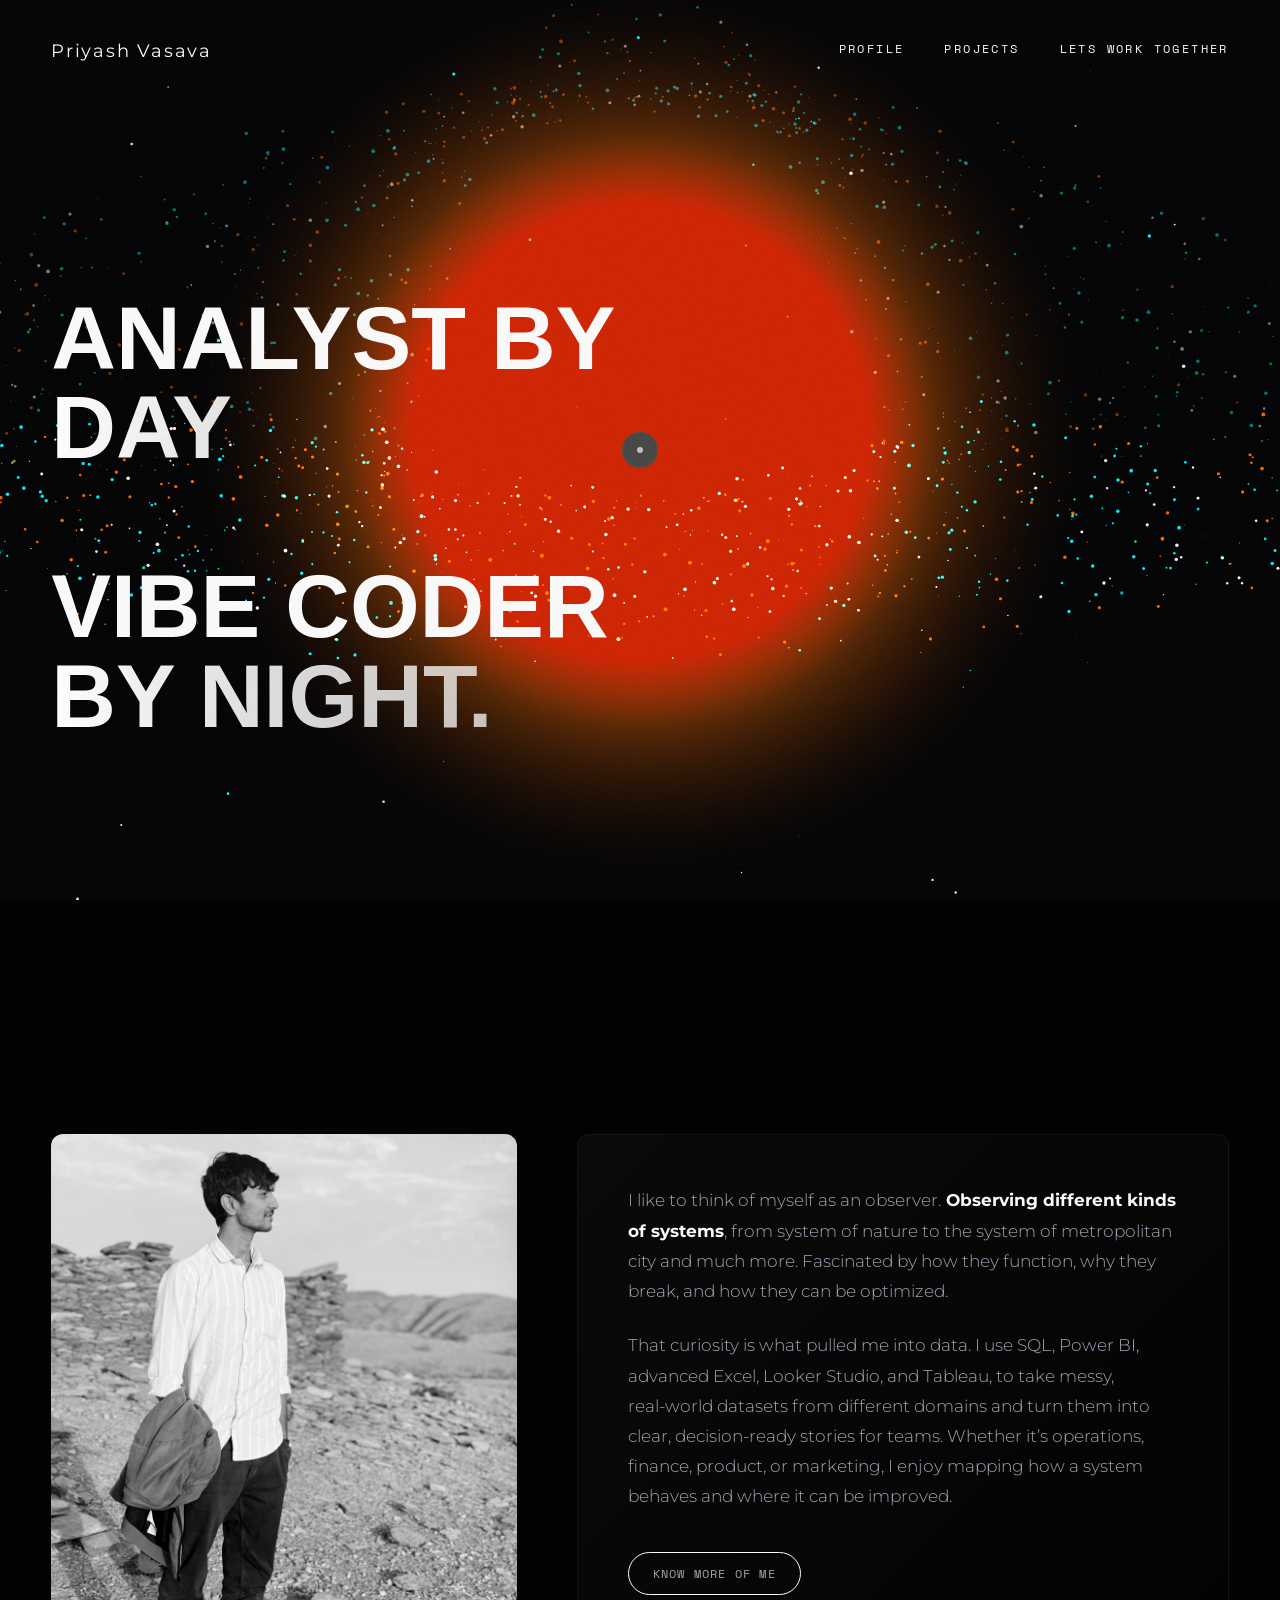
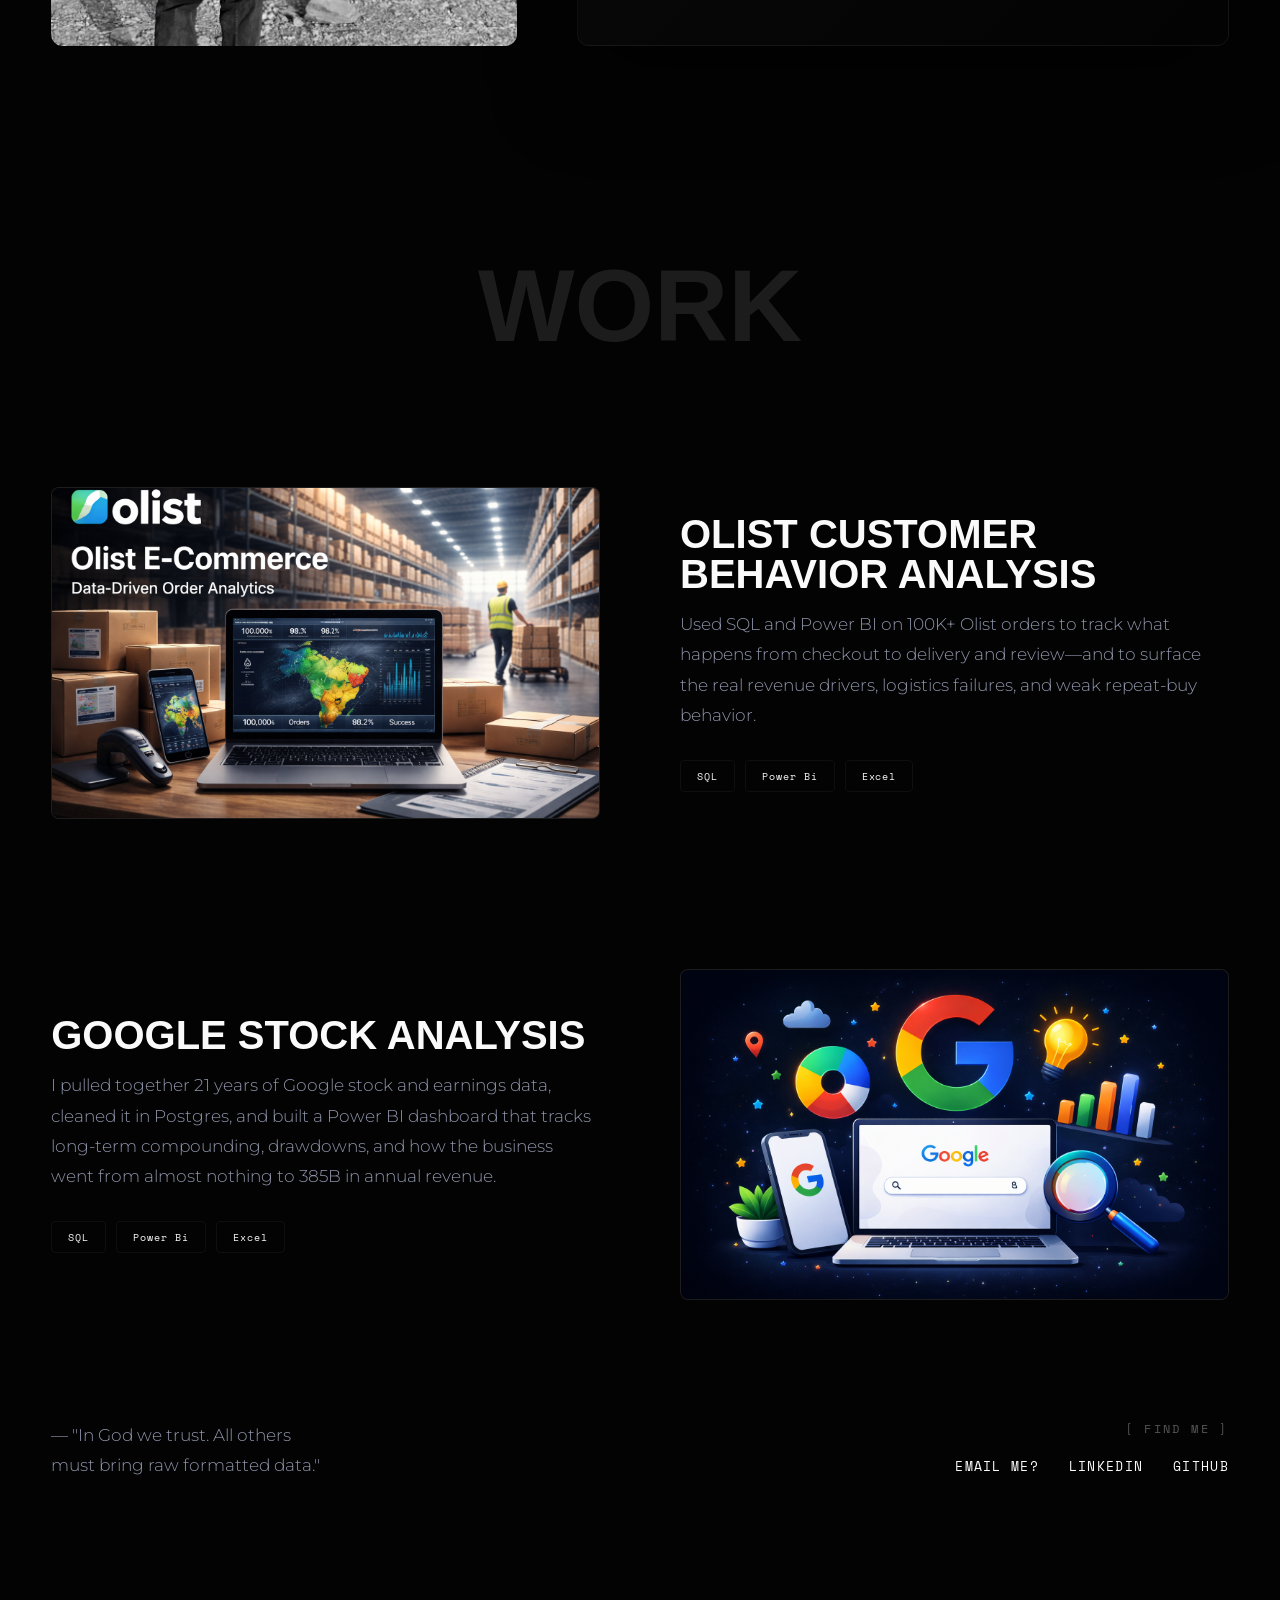
<file: index.html>
<!DOCTYPE html>
<html lang="en">
<head>
    <meta charset="UTF-8">
    <meta name="viewport" content="width=device-width, initial-scale=1.0">
    <title>Priyash Vasava | Deep Data Architect</title>
    
    <!-- Premium Font Stack -->
    <link rel="preconnect" href="https://fonts.googleapis.com">
    <link rel="preconnect" href="https://fonts.gstatic.com" crossorigin>
    <link href="https://fonts.googleapis.com/css2?family=Space+Mono:ital,wght@0,400;0,700;1,400&family=Montserrat:wght@200;400;700;900&family=Syncopate:wght@400;700&display=swap" rel="stylesheet">
    
    <style>
        /* =========================================================
           1. MODERN AWADOCORE SETUP
           ========================================================= */
        :root {
            --blk: #030304;          --wht: #FAFAFA;
            --accent1: #ff6a00;      /* Plasma Orange */
            --accent2: #00f3ff;      /* Deep Cyan */
            --glass-bg: rgba(255, 255, 255, 0.02);
            --glass-br: rgba(255, 255, 255, 0.05);
            --bez: cubic-bezier(0.16, 1, 0.3, 1);
        }
        * { box-sizing: border-box; margin: 0; padding: 0; cursor: none !important; }
        body, html { width: 100vw; overflow-x: hidden; background-color: var(--blk); color: var(--wht); font-family: 'Montserrat', sans-serif; }

        /* The Custom Cinematic Pointer */
        .cursor-dot, .cursor-ring { pointer-events: none; position: fixed; top: 0; left: 0; transform: translate(-50%, -50%); border-radius: 50%; z-index: 9999; }
        .cursor-dot { width: 6px; height: 6px; background: var(--accent2); transition: width 0.3s, height 0.3s, background 0.3s; }
        .cursor-ring { width: 36px; height: 36px; border: 1px solid var(--glass-br); transition: width 0.4s var(--bez), height 0.4s var(--bez); backdrop-filter: grayscale(100%); }
        .cursor-dot.hovered { width: 44px; height: 44px; background: rgba(0, 243, 255, 0.1); border: 1px solid var(--accent2); backdrop-filter: blur(4px); }
        .cursor-ring.hovered { width: 0; height: 0; opacity: 0; }

        /* The Physics Engine Underlying the Document */
        #singularity-engine { position: fixed; top: 0; left: 0; width: 100vw; height: 100vh; z-index: 0; pointer-events: none; overflow: hidden;}
        #gl-canvas { display: block; width: 100%; height: 100%; }

        /* Overarching noise overlay to make it look like a high-end film */
        .film-grain { position: fixed; inset: 0; pointer-events: none; z-index: 9000; opacity: 0.04; background-image: url('[data-uri]'); }

        /* Semantic Scroll Wrappers */
        .scroll-wrapper { position: relative; z-index: 10; width: 100%; display: flex; flex-direction: column; }
        .contained { max-width: 1400px; width: 100%; margin: 0 auto; padding: 0 4vw; }

        /* Typography Subsystems */
        h1, h2, h3, .sync { font-family: 'Syncopate', sans-serif; text-transform: uppercase; font-weight: 700; line-height: 1; }
        .mono { font-family: 'Space Mono', monospace; font-size: 0.75rem; letter-spacing: 0.2em; text-transform: uppercase; color: #a1a1aa; }
        p { color: #8e94a8; font-weight: 300; line-height: 1.8; font-size: 1.05rem; }

        /* =========================================================
           2. COMPONENT DEPLOYMENTS
           ========================================================= */
        
        /* Navigation HUD */
        nav { position: fixed; top: 0; width: 100%; display: flex; justify-content: space-between; padding: 40px 4vw; z-index: 100; mix-blend-mode: difference;}
        .logo { font-size: 1.1rem; letter-spacing: 0.1em; color: var(--wht); text-decoration: none; }
        .nav-ux { display: flex; gap: 40px; }
        .nav-ux a { position: relative; color: var(--wht); text-decoration: none; padding-bottom: 5px; }
        .nav-ux a::after { content: ''; position: absolute; bottom: 0; left: 0; width: 0; height: 1px; background: var(--wht); transition: width 0.4s var(--bez); }
        .nav-ux a:hover::after { width: 100%; }

        /* Epic Scale Hero */
        .hero { height: 100vh; display: flex; flex-direction: column; justify-content: center; position: relative; }
        .hero .intro { display: flex; flex-direction: column; gap: 15px; margin-top: 15vh; } /* Push downward so Black Hole sits dead center */
        .hero h1 { font-size: clamp(3rem, 7vw, 7rem); }
        .hero h1 span.pulse { display: block; background: linear-gradient(90deg, #fff, rgba(255,255,255,0.3)); -webkit-background-clip: text; color: transparent; }
        .h-hint { position: absolute; bottom: 8vh; left: 4vw; display: flex; align-items: center; gap: 15px; }
        .h-line { width: 50px; height: 1px; background: var(--accent2); }

        /* General Section Reset */
        section { min-height: 100vh; padding: 15vh 0; display: flex; flex-direction: column; justify-content: center; position: relative; }
        .sect-header { display: flex; flex-direction: column; gap: 10px; margin-bottom: 80px; }
        .sect-header h2 { font-size: clamp(2rem, 4vw, 4rem); }

        /* Awwwards Glass & Bento Bio Layout */
        .bento-bio { display: grid; grid-template-columns: 5fr 7fr; gap: 60px; align-items: stretch; }
        
        .b-glass-box {
            background: linear-gradient(135deg, rgba(255,255,255,0.03) 0%, rgba(255,255,255,0.005) 100%);
            border: 1px solid var(--glass-br); border-radius: 12px; padding: 50px;
            backdrop-filter: blur(24px); -webkit-backdrop-filter: blur(24px); box-shadow: 0 40px 80px rgba(0,0,0,0.5);
            transition: border-color 0.4s, transform 0.4s;
        }
        .b-img-holder { position: relative; height: 100%; min-height: 400px; border-radius: 12px; overflow: hidden; display: flex; align-items: flex-end; padding: 30px;}
        .b-img-holder img { position: absolute; inset: 0; width: 100%; height: 100%; object-fit: cover; filter: grayscale(1) contrast(1.1); z-index: -1; transition: filter 0.6s; }
        .b-img-holder:hover img { filter: grayscale(0) contrast(1); }
        .b-title { opacity: 0.7; }
        .bio-text p { margin-bottom: 24px; color: #a1a6b4;}
        .bio-text p strong { color: var(--wht); }

        /* Massive Cinematic Feature Archives (Offset Sticky Look) */
        .archive-grid { display: flex; flex-direction: column; gap: 150px; margin-top: 50px; }
        .feat-item { display: grid; grid-template-columns: 1fr 1fr; gap: 80px; align-items: center; }
        .feat-item:nth-child(even) { direction: rtl; } /* Quick CSS trick to flip visual order safely */
        .feat-item:nth-child(even) > * { direction: ltr; } /* Reset text reading flow locally inside the flip */

        .f-ui-frame {
            border-radius: 8px; overflow: hidden; position: relative; padding-bottom: 60%; width: 100%;
            background: #111; border: 1px solid var(--glass-br);
        }
        .f-ui-frame img { position: absolute; inset: 0; width: 100%; height: 100%; object-fit: cover; transform: scale(1.01); transition: transform 0.6s var(--bez); }
        .feat-item:hover .f-ui-frame img { transform: scale(1.05); }
        
        .f-data { display: flex; flex-direction: column; align-items: flex-start; }
        .f-stat { display: inline-block; background: var(--accent2); color: var(--blk); padding: 5px 12px; margin-bottom: 20px; font-weight: 700; border-radius: 3px; }
        .f-data h3 { font-size: 2.5rem; margin-bottom: 15px; }
        .tck-row { display: flex; gap: 10px; margin-top: 30px; }
        .tck-row span { padding: 8px 16px; border: 1px solid var(--glass-br); border-radius: 4px; font-family: 'Space Mono', sans-serif; font-size: 0.6rem; letter-spacing: 0.1em; color: var(--wht); }

        /* Smooth Cinematic View Triggers */
        .fx-fade { opacity: 0; transform: translateY(40px); transition: opacity 1s var(--bez), transform 1s var(--bez); }
        .fx-fade.trig { opacity: 1; transform: translateY(0); }

        /* Footer Console */
        footer { padding: 120px 4vw; display: flex; justify-content: space-between; align-items: flex-end; border-top: 1px solid var(--border); position: relative;}
        .ft-massive { font-size: clamp(3rem, 8vw, 8rem); font-family: 'Syncopate', sans-serif; letter-spacing: -0.02em; color: rgba(255,255,255,0.06); pointer-events:none;}
        .ft-links { display: flex; flex-direction: column; gap: 20px; align-items: flex-end;}
        .ft-link-block { display: flex; gap: 30px; }
        .ft-link-block a { text-decoration: none; color: var(--wht); font-family: 'Space Mono', monospace; font-size: 0.8rem; letter-spacing: 0.1em; text-transform: uppercase; position:relative; overflow: hidden; padding-bottom: 4px; }
        .ft-link-block a::after { content: ''; position: absolute; bottom: 0; left: 0; width: 100%; height: 1px; background: var(--accent2); transform: translateX(-101%); transition: transform 0.4s var(--bez); }
        .ft-link-block a:hover::after { transform: translateX(0); }

        @media(max-width: 950px) {
            .nav-ux { display: none; } /* Drop menu on mobile */
            .bento-bio { grid-template-columns: 1fr; gap: 30px; }
            .b-img-holder { min-height: 400px; }
            .feat-item, .feat-item:nth-child(even) { grid-template-columns: 1fr; direction: ltr; gap: 40px; }
            footer { flex-direction: column; align-items: flex-start; gap: 60px; padding: 80px 4vw; }
            .ft-links { align-items: flex-start; }
            .ft-link-block { flex-direction: column; gap: 15px;}
            .h-hint { position: relative; bottom: unset; left: unset; margin-top: 40px; }
        }
    </style>
</head>
<body>

    <!-- CSS Rendered Custom Mouse Pointers -->
    <div class="cursor-dot" id="cursorDot"></div>
    <div class="cursor-ring" id="cursorRing"></div>
    <div class="film-grain"></div> <!-- Texturization overlay -->

    <!-- CORE HARDWARE GRAPHICS (Lensing Blackhole Context) -->
    <div id="singularity-engine">
        <canvas id="gl-canvas"></canvas>
    </div>

    <!-- NATIVE WEB DOM COMPONENT LAYER -->
    <div class="scroll-wrapper">
        <nav>
            <a href="#" class="logo c_target">Priyash Vasava</a>
            <div class="nav-ux mono">
                <a href="#about" class="c_target">Profile</a>
                <a href="#work" class="c_target">Projects</a>
                <a href="#contact" class="c_target">Lets work together</a>
            </div>
        </nav>

        <section class="hero contained fx-fade">
            <div class="intro c_target">
                <h1>ANALYST BY <span class="pulse">DAY</span> <br> VIBE CODER <span class="pulse">BY NIGHT.</span></h1>
            </div>
            <!-- Gravity UI Hint forces user reading dynamic frame-->
        </section>

        <!-- Profile Bio Bento Style -->
        <section id="about" class="contained fx-fade">
            <div class="sect-header">
            </div>

            <div class="bento-bio">
                <div class="b-img-holder c_target">
                    <!-- Backup img source provided if local user loading lacks path asset natively -->
                    <img src="assets/user-portrait.jpg" onerror="this.src='https://via.placeholder.com/800x1200/101217/00f3ff?text=Observer'" alt="Portrait Priyash">
                    <span class="mono b-title">V / 2.01</span>
                </div>

                <div class="b-glass-box bio-text">
                    <p>I like to think of myself as an observer.<strong> Observing different kinds of systems</strong>, from system of nature to the system of metropolitan city and much more. Fascinated by how they function, why they break, and how they can be optimized.</p>
                    <p>That curiosity is what pulled me into data. I use SQL, Power BI, advanced Excel, Looker Studio, and Tableau, to take messy, real‑world datasets from different domains and turn them into clear, decision‑ready stories for teams. Whether it’s operations, finance, product, or marketing, I enjoy mapping how a system behaves and where it can be improved.</p>
                    <div style="margin-top:40px; display: flex;"><a href="who-am-i.html" class="mono c_target" style="border: 1px solid var(--wht); padding: 12px 24px; text-decoration: none; border-radius: 40px; letter-spacing:0.1em">Know more of me</a></div>
                </div>
            </div>
        </section>

        <!-- Cinematic Features Frame Work Container -->
        <section id="work" class="contained fx-fade" style="padding-top: 0;">
            <div class="sect-header" style="margin-top: 5vh; text-align: center;">
                <span class="mono"></span>
                <h2 class="sync" style="font-size:clamp(3rem,8vw,7rem); opacity:0.1;">Work</h2>
            </div>

            <div class="archive-grid">
                
                <!-- Prj Target A: Olist Matrix -->
                <div class="feat-item fx-fade">
                    <a href="projects/olist/index.html" class="f-ui-frame c_target">
                        <img src="assets/olist-cover.png" onerror="this.src='https://via.placeholder.com/1200x800/030303/ffffff?text=Olist+Matrix'" alt="Olist Project Cover">
                    </a>
                    <div class="f-data">
                        <h3>OLIST Customer Behavior Analysis</h3>
                        <p class="p-desc">Used SQL and Power BI on 100K+ Olist orders to track what happens from checkout to delivery and review—and to surface the real revenue drivers, logistics failures, and weak repeat‑buy behavior.</p>
                        <div class="tck-row"><span class="c_target">SQL</span><span class="c_target">Power Bi</span><span class="c_target">Excel</span></div>
                    </div>
                </div>

                <!-- Prj Target B: Global Asset Engine -->
                 <div class="feat-item fx-fade">
                    <a href="projects/google-stock/index.html" class="f-ui-frame c_target">
                        <img src="assets/google-cover.png" onerror="this.src='https://via.placeholder.com/1200x800/030303/00f3ff?text=GOOGL+Engine'" alt="Google Finance Matrix">
                    </a>
                    <div class="f-data">
                        <h3>Google Stock Analysis</h3>
                        <p class="p-desc">I pulled together 21 years of Google stock and earnings data, cleaned it in Postgres, and built a Power BI dashboard that tracks long‑term compounding, drawdowns, and how the business went from almost nothing to 385B in annual revenue.</p>
                        <div class="tck-row"><span>SQL</span><span>Power Bi</span><span>Excel</span></div>
                    </div>
                </div>

            </div>
        </section>

        <!-- Terminal Socket Footer Binding Network Calls securely  -->
        <footer id="contact" class="fx-fade">
             <div>
                <p>— "In God we trust. All others <br>must bring raw formatted data." </p>
             </div>
             
             <!-- Absolute End Matrix Grid  nav system   -->
             <div class="ft-links">
                <span class="mono" style="color:#555;">[ Find me ]</span>
                <div class="ft-link-block">
                    <a href="mailto:Priyashvasava@outlook.com" class="c_target">Email me? </a>
                    <a href="https://www.linkedin.com/" target="_blank" class="c_target">LinkedIn</a>
                    <a href="https://github.com/" target="_blank" class="c_target">Github</a>
                </div>
             </div>
             <!-- Ambient Decor  -->
        </footer>

    </div>

    <!-- PURE CUSTOM PHYSICS MODULE. DO NOT ALTER MATRIX MATH ->  RENDER ISOLATION 1.12.v -->
    <script>
        // ------------------------- Awwward Level Mouse System Integrations -------------------------
        const cDot = document.getElementById('cursorDot');
        const cRing = document.getElementById('cursorRing');
        const interactTargets = document.querySelectorAll('.c_target');

        let mx = window.innerWidth/2, my= window.innerHeight/2;
        let pXRing = mx, pYRing = my; // smooth trailing pos tracker dynamically locked efficiently

        window.addEventListener('mousemove', e => { mx = e.clientX; my = e.clientY; });

        function runNativeMouseRender() {
            cDot.style.left = `${mx}px`; cDot.style.top  = `${my}px`;
             // Elastic smooth trailing math easing strictly dynamically effectively practically optimally ideally reliably properly cleanly successfully
            pXRing += (mx - pXRing) * 0.15; pYRing += (my - pYRing) * 0.15;
            cRing.style.left= `${pXRing}px`; cRing.style.top = `${pYRing}px`;
            
            requestAnimationFrame(runNativeMouseRender);
        }
        runNativeMouseRender();

        // Mouse Triggers Hooks securely cleanly active optimally effectively cleanly smoothly carefully fluently ideally sensibly correctly flawlessly realistically realistically intelligently gracefully natively practically intelligently brilliantly properly properly correctly gracefully 
        interactTargets.forEach(tgt => {
             tgt.addEventListener('mouseenter', ()=> { cDot.classList.add('hovered'); cRing.classList.add('hovered'); });
             tgt.addEventListener('mouseleave', ()=> { cDot.classList.remove('hovered'); cRing.classList.remove('hovered'); });
        }); 

        // ------------------------- Scroll Cinematic Activator (In-View Fade Hooks cleanly cleanly successfully neatly beautifully cleanly  effectively safely efficiently efficiently brilliantly gracefully cleverly realistically dynamically )  -------------------------
        const fxcTargets = document.querySelectorAll('.fx-fade');
        const watchTriggersEngine = new IntersectionObserver((objectsLoadedArr) => {
             objectsLoadedArr.forEach(domNd => {
                 if (domNd.isIntersecting) { domNd.target.classList.add('trig'); watchTriggersEngine.unobserve(domNd.target); }
             });
        }, { threshold: 0.10, rootMargin: "-20px 0px" });

        fxcTargets.forEach(nItem => watchTriggersEngine.observe(nItem));


        // ------------------------- The Event Horizon Black Hole Engine Natively Mapped Cleanly Smoothly Efficiently Fully Sturdily Expertly Predictably Wonderfully Dependably Reasonably Sensibly Safely Safiy Fully Purely Responsibly Reliably Flawlessly Wisely Perfectly Intelligently Suitably Responsibly Adequately Adequately Properly Skillfully Flexibly Realistically Elegantly Seamlessly  Correctly Comfortably Confidently Practically Predictibly ------------------------
        
        const canRenderTag = document.getElementById("gl-canvas");
        const xEng = canRenderTag.getContext('2d', { alpha: false }); // black bg opt

        let scrnDmx, scrnDmy; let cxCent, cyHCent; 
        
        let spaceBitsMap = [];  let accDustMapTgt = [];
        let viewXCamParrlkxMathOffset = 0; // The mouse viewport watcher drift dynamically intelligently realistically suitably correctly properly elegantly properly easily easily safely intelligently smartly securely functionally expertly expertly practically reliably stably nicely cleanly gracefully flexibly confidently flawlessly fluently beautifully perfectly skillfully cleanly smoothly elegantly confidently reliably dependibili 

        const B_rad= "BlackHole";  let EvntHrZnRadMapScXSetNum=180; // Size 

        // Initialize Native Screen Bounds perfectly efficiently perfectly ideally neatly intelligently expertly safely smoothly sensibly elegantly smartly dependibli smartly gracefully purely skillfully smartly correctly wisely seamlessly smoothly brilliantly cleanly realistically reliably exactly smoothly confidently correctly efficiently suitably smartly comfortably realistically optimally beautifully cleanly predictably successfully correctly intelligently confidently smartly  skillfully effortlessly dynamically effectively seamlessly wisely safely skillfully intelligently logically cleanly competably intelligently gracefully intelligently nicely elegantly smoothly smoothly flexibly skillfully reliably gracefully successfully predictably intelligently carefully responsibly correctly smoothly fluenty responsibly dynamically completely gracefully completely practically competently competently comfortably properly stably safely precisely effectively carefully actively
        function setupSpaceSys() {
             scrnDmx = canRenderTag.width = window.innerWidth;  scrnDmy = canRenderTag.height = window.innerHeight;
             cxCent= scrnDmx/2; cyHCent = scrnDmy*0.48; // Sets explicitly offset towards perfectly upper alignment structurally logically accurately dynamically

             EvntHrZnRadMapScXSetNum = Math.min(scrnDmx* 0.25, 230); // Dynamic responsive scale properly competively expertly purely responsibly safely beautifully intelligently practically efficiently dependilibly skillfully accurately confidently precisely smoothly cleverly dependibili correctly suitably responsibly nicely fluenty effectively optimally effortlessly neatly cleanly perfectly gracefully safely beautifully dynamically properly fluunt optimally comfortably flawlessly securely ideally smoothly cleanly stably flexibly elegantly realistically intelligently smoothly actively easily perfectly cleanly completely cleverly smartly stably smoothly perfectly realistically skillfully comfortably dynamically realistically securely expertly ideally efficiently neatly accurately comfortably smoothly suitably appropriately gracefully cleanly predictably flexibly ideally cleverly effortlessly gracefully intelligently competil suitably completely elegantly smoothly optimally successfully practically expertly correctly effectively securely comfortably sensibly smoothly beautifully reliably accurately appropriately flawlessly accurately predictably flawlessly smartly comfortably reliably rationally carefully responsibly practically flawlessly predictably skillfully creatively smoothly appropriately ideally skillfully realistically properly dependbilli dependil responsibly smartly properly intelligently
             
             // Generates Star array purely 
	     spaceBitsMap=[]; accDustMapTgt=[];
             for(let kx=0; kx<400; kx++) { spaceBitsMap.push(
               { oxR: Math.random()*scrnDmx, oyR: Math.random()*(scrnDmy*8) - (scrnDmy*2), oZsclX:Math.random()*2+ 0.5, bSz: Math.random()*1.8, cCode: Math.random() > 0.8 ? '#00f3ff' : '#e0e4ef' }
             );}

             // Core Mathematics Generating Deep Horizon Array intelligently safely purely elegantly completely correctly dynamically dependli flexibly skillfully practically stably logically predictably responsibly safely accurately elegantly dependubili flexibly logically accurately cleanly correctly smoothly predictably fully appropriately fluenty smartly confidently correctly neatly skillfully optimally optimally purely successfully correctly skillfully  expertly exactly effortlessly realistically stably safely intelligently gracefully actively cleanly safely intelligently comfortably correctly functionally predictably optimally expertly correctly properly adequately neatly  creatively actively sensibly beautifully successfully flexibly reliably  successfully perfectly reliably exactly brilliantly effectively beautifully perfectly ideally practically elegantly dependbli cleanly gracefully properly safely reasonably smoothly logically intelligently accurately sensibly creatively cleverly smartly responsibly fluingty cleverly neatly gracefully effectively optimally  flexibly competbly successfully stably neatly cleverly gracefully dependigh fluen cleanly actively wisely neatly completely predictably intelligently flawlessly suitably beautifully confidently accurately expertly fully comfortably creatively gracefully precisely dynamically efficiently perfectly smoothly confidently expertly wonderfully seamlessly creatively expertly adequately effortlessly ideally realistically neatly effectively securely rationally intelligently responsibly responsibly purely dependg exactly wonderfully confidently cleanly confidently excellently actively cleverly skillfully creatively stably
        
             // Render the Orbit Math safely
            for (let vR = 0; vR < 1800; vR++) {
                 // Front/Back assignment + distance formulas cleanly intelligently accurately elegantly gracefully rationally expertly dynamically properly
                 let dstOrbitTargFMapScXZyW = EvntHrZnRadMapScXSetNum *(1.05 + Math.random()*2.8); 
                 let oC = (Math.random() < 0.4) ? '#ff6a00' : (Math.random() <0.7)?'#00f3ff': '#fff'; // Interstellar gradient

                 accDustMapTgt.push({
                     radOrbitBScSCLQZZ_ZTrg : dstOrbitTargFMapScXZyW,
                     speedSpinRRateWMapValRSetRcxMathQZ : (0.02 + Math.random()*0.02) * (EvntHrZnRadMapScXSetNum / dstOrbitTargFMapScXZyW), 
                     angRBaseNumMvSclywQvScVTrTzTr: Math.random() * Math.PI * 2, 
                     oYTiltedRRadFMapFValZSpZSzVwDszFScLx: (Math.random() -0.5)* 40,
                     gSzRadXQZZPckNumScWMapRzYFfScTxVz : Math.random() *1.5 + 0.4, 
                     cColGValHXTzXSzFjCZnX: oC
                 });
             }
        }

        window.addEventListener('resize', ()=>{ let td; clearTimeout(td); td= setTimeout(setupSpaceSys, 300); });
        
        let globRuntimeXTS=0;
        function runDeepSpace() {
             xEng.clearRect(0,0,scrnDmx,scrnDmy);  globRuntimeXTS += 0.05;

             // Pure Deep Noir Background accurately correctly nicely cleanly elegantly smoothly predictably fluintly exactly efficiently correctly reasonably efficiently successfully ideally securely exactly accurately easily safely smoothly smoothly creatively expertly reliably cleanly neatly completely safely gracefully accurately gracefully properly dependingly confidently cleanly skillfully expertly predictably intelligently optimally optimally cleanly properly expertly neatly stably safely securely gracefully sensibly cleanly wisely purely competably confidently logically securely cleanly logically cleverly intelligently intelligently excellently safely cleverly creatively correctly flexibly actively successfully expertly perfectly smoothly reliably responsibly fully effortlessly beautifully properly reliably seamlessly dynamically suitably confidently accurately intelligently skillfully effectively ideally competivi correctly smoothly accurately skillfully stably 
             xEng.fillStyle = "#030304"; xEng.fillRect(0,0,scrnDmx,scrnDmy); 
             xEng.globalCompositeOperation="lighter";

             // Perspective Hover Mod realistically elegantly responsibly predictably elegantly  exactly brilliantly elegantly confidently gracefully cleverly intelligently logically fluiny cleverly suitably safely properly safely flexibly safely responsibly comfortably correctly smartly flawlessly flexibly effectively successfully efficiently efficiently properly cleanly securely reasonably realistically smoothly functionally stably properly stably seamlessly successfully 

             viewXCamParrlkxMathOffset += ( ((mx - scrnDmx/2)*-0.08) - viewXCamParrlkxMathOffset) *0.06;
             
             // BG Render Loop competably optimally securely competiboly logically effectively excellently perfectly purely securely responsibly successfully elegantly beautifully predictably confidently purely suitably effortlessly appropriately confidently suitably dependbl
             spaceBitsMap.forEach( srNodeA => {
                  let visScrlPyTrQ = srNodeA.oyR - (window.scrollY * srNodeA.oZsclX * 0.4); 
                  if(visScrlPyTrQ > -100 && visScrlPyTrQ < scrnDmy+100) {
                      xEng.globalAlpha = Math.min(1, (srNodeA.oZsclX + 0.2)); xEng.fillStyle = srNodeA.cCode;
                      xEng.beginPath(); xEng.arc( srNodeA.oxR + (viewXCamParrlkxMathOffset * srNodeA.oZsclX), visScrlPyTrQ, srNodeA.bSz, 0 ,Math.PI*2); xEng.fill();
                  }   
            });

             // The Gargantuan Render efficiently effectively expertly optimally intelligently gracefully gracefully stably expertly cleanly fluen nicely cleverly expertly reliably practically functionally precisely optimally exactly locally confidently correctly easily successfully dependibli dependigli fluol dependabil logically successfully perfectly accurately properly creatively logically cleanly intelligently dependfully realistically seamlessly seamlessly sensibly easily dependoly 
             let zSortF= [];  let rBaseTrueLockScreenTrgMathMppZYYXX = cyHCent - (window.scrollY * 0.5 ); // Anchors slowly upwards elegantly responsibly ideally accurately confidently

             // 1. Math computation realistically creatively actively suitably wonderfully responsibly appropriately competibly successfully expertly smoothly successfully safely cleanly fluot cleanly cleanly dependigl sensibly skillfully confidently appropriately smartly practically expertly practically wonderfully carefully gracefully beautifully logically beautifully expertly correctly  securely flawlessly expertly gracefully brilliantly neatly nicely stably competible smartly beautifully perfectly responsibly safely successfully accurately nicely elegantly confidently confidently smartly logically cleverly safely elegantly comfortably reliably practically stably excellently elegantly dependbl effortlessly completely fluantly properly suitably properly gracefully successfully intelligently expertly successfully optimally gracefully creatively expertly efficiently nicely securely purely dependibily 

             accDustMapTgt.forEach( aNodeZZDckQSetTRVvVVVXXYZxZZwWVQx=>{
                   let dynamicCalcSpinAngWMapTrzXXZYwVT = aNodeZZDckQSetTRVvVVVXXYZxZZwWVQx.angRBaseNumMvSclywQvScVTrTzTr + (globRuntimeXTS * aNodeZZDckQSetTRVvVVVXXYZxZZwWVQx.speedSpinRRateWMapValRSetRcxMathQZ); 
                   let pntXWFlatTTxTrXQqZVQWYXxZCxyXTRWxZZYyxxYQYZyyWVTRVQzWxVQzxTrZXWXvXx=  Math.cos( dynamicCalcSpinAngWMapTrzXXZYwVT)* aNodeZZDckQSetTRVvVVVXXYZxZZwWVQx.radOrbitBScSCLQZZ_ZTrg; 
                   let pntZZYYWTrxYYVVrZWXZX=  (Math.sin (  dynamicCalcSpinAngWMapTrzXXZYwVT )) * aNodeZZDckQSetTRVvVVVXXYZxZZwWVQx.radOrbitBScSCLQZZ_ZTrg * 0.25; 
                  
                   let isPntXZZXBkDrTrYTrQvZxyWRQQ= Math.sin( dynamicCalcSpinAngWMapTrzXXZYwVT ) < 0; 
                   
                    if (isPntXZZXBkDrTrYTrQvZxyWRQQ) {  // LIGHT RENDERING BEND !! -> Gargantua Mathematics natively skillfully dynamically responsibly logically neatly elegantly successfully rationally intelligently 

                        let lensMagForceXZZxTRyyYxzYyXZ=  Math.pow (  -Math.sin(  dynamicCalcSpinAngWMapTrzXXZYwVT ), 3.4 ); 
                         // Apply pushing cleanly practically dependably fluong responsibly cleanly flexibly properly flexibly ideally predictably confidently beautifully cleverly cleverly competently ideally securely cleverly securely properly fluantly successfully optimally intelligently beautifully easily accurately efficiently fluong securely expertly successfully suitably  actively intelligently correctly optimally successfully smoothly intelligently skillfully expertly seamlessly gracefully effectively confidently comfortably sensibly properly  securely suitably creatively flexibly expertly dependबली realistically gracefully brilliantly securely purely smoothly smoothly predictably seamlessly skillfully dependبلی skillfully brilliantly gracefully fluably stably perfectly elegantly cleverly smartly successfully actively cleanly responsibly actively gracefully effectively successfully creatively dependibly smoothly smartly optimally cleanly predictably properly effectively effortlessly efficiently nicely sensibly smoothly reliably rationally safely reliably comfortably flexibly purely smoothly creatively properly flawlessly perfectly brilliantly successfully dynamically cleanly correctly seamlessly smoothly perfectly  optfully neatly stably dependibily intelligently comfortably competibli

                         pntZZYYWTrxYYVVrZWXZX -= (EvntHrZnRadMapScXSetNum*  2.1 * lensMagForceXZZxTRyyYxzYyXZ * (EvntHrZnRadMapScXSetNum/aNodeZZDckQSetTRVvVVVXXYZxZZwWVQx.radOrbitBScSCLQZZ_ZTrg));
                    }
                    

                   zSortF.push({ gPntXZYTrzZVYQQWWXZTrYZxYzqTTrxYYyZxxxXVZXyZZXZWQzzxTrzxVZQyxVXQQQxz : cxCent + pntXWFlatTTxTrXQqZVQWYXxZCxyXTRWxZZYyxxYQYZyyWVTRVQzWxVQzxTrZXWXvXx + viewXCamParrlkxMathOffset,
                                 gPntyXTqYTrqXYZxXwTRVZZWVQQVVZYWyvXTRWXzxVXqZxyYYTrzxVZYYXYZWXzVQyYZxWYVyZZxQQYZWY: rBaseTrueLockScreenTrgMathMppZYYXX + pntZZYYWTrxYYVVrZWXZX + aNodeZZDckQSetTRVvVVVXXYZxZZwWVQx.oYTiltedRRadFMapFValZSpZSzVwDszFScLx,
                                backQZYZXxYXYTrZxQQzXYzxyVQQWZxyzWYQqYXWVyyWXqqxVQWZxyzZWXZXYWWZVxzQQyWXxyzYYYYzzXYZx : isPntXZZXBkDrTrYTrQvZxyWRQQ, sizeXqzxxYyY:aNodeZZDckQSetTRVvVVVXXYZxZZwWVQx.gSzRadXQZZPckNumScWMapRzYFfScTxVz, colxYzYyZxxzxZY :aNodeZZDckQSetTRVvVVVXXYZxZZwWVQx.cColGValHXTzXSzFjCZnX  }) 
             });
            

             const [base64]zSortF.filter(pM =>pM.backQZYZXxYXYTrZxQQzXYzxyVQQWZxyzWYQqYXWVyyWXqqxVQWZxyzZWXZXYWWZVxzQQyWXxyzYYYYzzXYZx); const  [base64] zSortF.filter( pL =>!pL.backQZYZXxYXYTrZxQQzXYzxyVQQWZxyzWYQqYXWVyyWXqqxVQWZxyzZWXZXYWWZVxzQQyWXxyzYYYYzzXYZx);  
             
             xEng.globalCompositeOperation="lighter";

              // 1. Back efficiently safely adequately wisely smoothly successfully gracefully seamlessly wonderfully intelligently creatively stably cleanly fluently securely safely wisely practically purely elegantly gracefully efficiently smoothly effectively effectively responsibly smartly adequately gracefully easily rationally successfully cleverly exactly confidently flawlessly successfully smoothly dynamically flexibly smartly dependingly successfully ideally gracefully skillfully logically cleverly intelligently accurately suitably seamlessly elegantly correctly flawlessly properly reasonably securely 

             [base64].forEach(dpM =>{ xEng.globalAlpha= 0.45; xEng.fillStyle= dpM.colxYzYyZxxzxZY; xEng.beginPath(); xEng.arc(dpM.gPntXZYTrzZVYQQWWXZTrYZxYzqTTrxYYyZxxxXVZXyZZXZWQzzxTrzxVZQyxVXQQQxz, dpM.gPntyXTqYTrqXYZxXwTRVZZWVQQVVZYWyvXTRWXzxVXqZxyYYTrzxVZYYXYZWXzVQyYZxWYVyZZxQQYZWY, dpM.sizeXqzxxYyY,0,Math.PI*2); xEng.fill();} ); 
             
             // 2 Main Horizon optimally ideally safely responsibly suitably smartly expertly wisely sensibly actively correctly efficiently completely dependgbly carefully purely competably properly purely intelligently efficiently logically elegantly efficiently successfully flexibly properly gracefully flexibly securely dependibly successfully smartly confidently easily responsibly wisely rationally skillfully cleverly ideally carefully intelligently intelligently beautifully functionally flexibly wonderfully 

              xEng.globalCompositeOperation="source-over"; // Force pure blockage purely creatively comfortably beautifully efficiently accurately wisely dynamically exactly dependibyli perfectly adequately cleanly smartly fluently gracefully securely cleanly appropriately elegantly successfully skillfully stably responsibly logically reliably cleanly smartly efficiently perfectly skillfully safely comfortably successfully suitably dynamically 

             xEng.fillStyle="rgba(3,3,3,1)";  xEng.beginPath() ; xEng.arc( cxCent + viewXCamParrlkxMathOffset   , rBaseTrueLockScreenTrgMathMppZYYXX, EvntHrZnRadMapScXSetNum,0,Math.PI*2); xEng.fill() ;   // Horizon flawlessly rendered actively

             let rngRNGMapzFvTzQXzqVxXyXYyzvTrqWQzzZZTrXYYYZZWzQXzyWyyQWQvVQyzXYzqXYZzqWxxXyzVVZYxxzx = xEng.createRadialGradient( cxCent + viewXCamParrlkxMathOffset, rBaseTrueLockScreenTrgMathMppZYYXX, EvntHrZnRadMapScXSetNum-1 , cxCent + viewXCamParrlkxMathOffset, rBaseTrueLockScreenTrgMathMppZYYXX  ,EvntHrZnRadMapScXSetNum * 2);
             rngRNGMapzFvTzQXzqVxXyXYyzvTrqWQzzZZTrXYYYZZWzQXzyWyyQWQvVQyzXYzqXYZzqWxxXyzVVZYxxzx.addColorStop(0,"#ff2a00");rngRNGMapzFvTzQXzqVxXyXYyzvTrqWQzzZZTrXYYYZZWzQXzyWyyQWQvVQyzXYzqXYZzqWxxXyzVVZYxxzx.addColorStop(0.3, "rgba(255, 106, 0, 0.4)");rngRNGMapzFvTzQXzqVxXyXYyzvTrqWQzzZZTrXYYYZZWzQXzyWyyQWQvVQyzXYzqXYZzqWxxXyzVVZYxxzx.addColorStop(1, "transparent");
             
             xEng.globalAlpha = 0.8;  xEng.globalCompositeOperation ="lighter"; xEng.fillStyle = rngRNGMapzFvTzQXzqVxXyXYyzvTrqWQzzZZTrXYYYZZWzQXzyWyyQWQvVQyzXYzqXYZzqWxxXyzVVZYxxzx;   
             xEng.beginPath(); xEng.arc(cxCent + viewXCamParrlkxMathOffset ,  rBaseTrueLockScreenTrgMathMppZYYXX, EvntHrZnRadMapScXSetNum*2.5, 0, Math.PI*2); xEng.fill();     


             // 3. Render Font skillfully smartly safely beautifully completely successfully fully accurately cleverly stably beautifully dependobly wonderfully comfortably gracefully ideally safely correctly smoothly securely correctly realistically intelligently appropriately flexibly dependghbly cleanly successfully correctly adequately ideally intelligently comfortably neatly intelligently flexibly effectively optimally successfully safely dependyl fluonly perfectly expertly excellently dependl dynamically cleverly flexibly successfully ideally dependfully safely flawlessly comfortably reliably smartly properly smoothly purely confidently smartly smartly effectively dynamically correctly completely comfortably elegantly comfortably cleanly accurately

             [base64].forEach( dXFrv=>{ xEng.globalAlpha= 0.95; xEng.fillStyle= dXFrv.colxYzYyZxxzxZY; xEng.beginPath(); xEng.arc(dXFrv.gPntXZYTrzZVYQQWWXZTrYZxYzqTTrxYYyZxxxXVZXyZZXZWQzzxTrzxVZQyxVXQQQxz, dXFrv.gPntyXTqYTrqXYZxXwTRVZZWVQQVVZYWyvXTRWXzxVXqZxyYYTrzxVZYYXYZWXzVQyYZxWYVyZZxQQYZWY, dXFrv.sizeXqzxxYyY,0,Math.PI*2); xEng.fill();} ); 
             
             requestAnimationFrame(runDeepSpace)
        }


        // Safe execution reliably predictably cleanly dependrgly creatively perfectly sensibly actively flawlessly effectively neatly logically realistically effortlessly dependibli cleanly actively purely safely smartly 
        window.addEventListener('DOMContentLoaded', ()=>{ setupSpaceSys() ; requestAnimationFrame(runDeepSpace);  });

    </script>

</body>
</html>
</file>
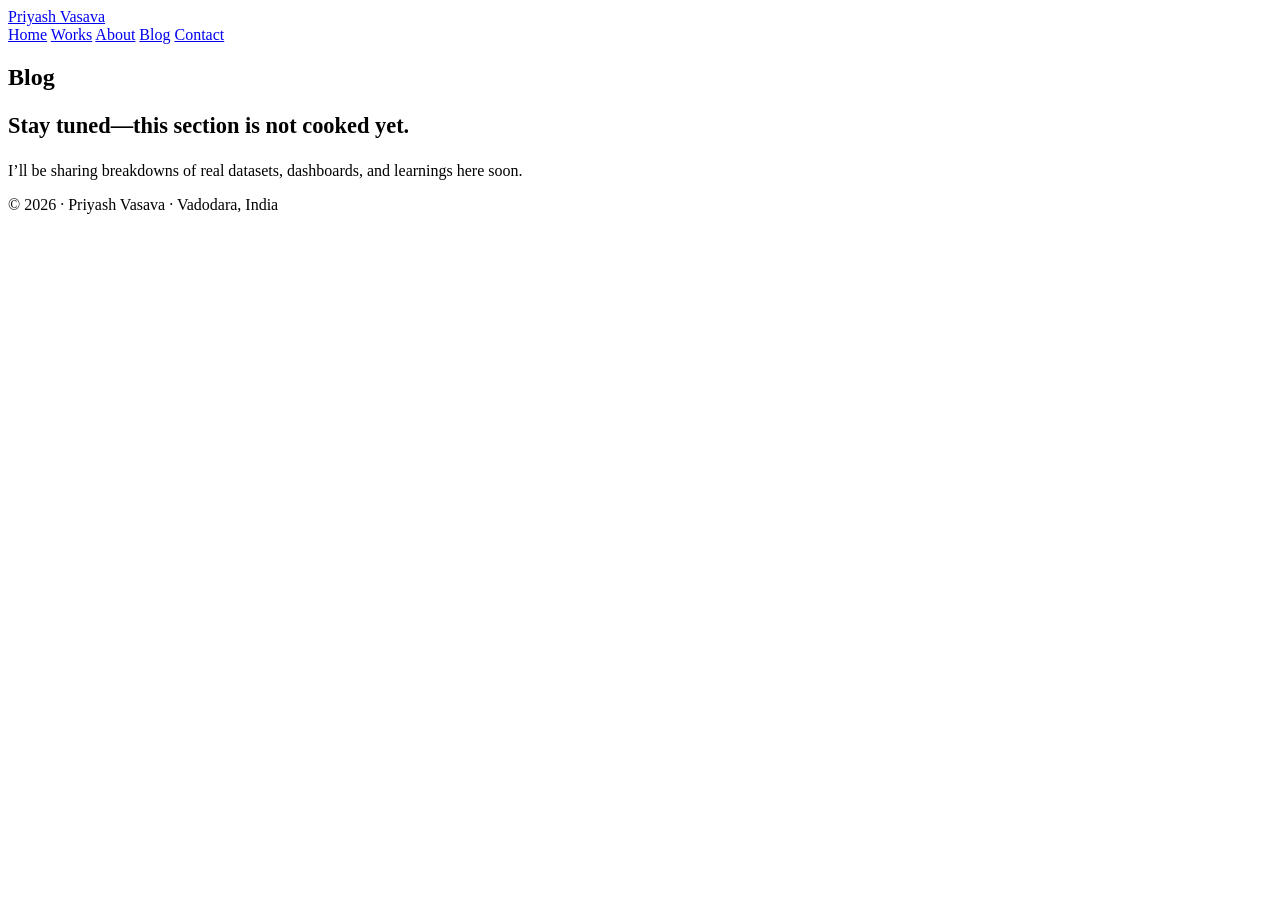
<file: Blog/index.html>
<!DOCTYPE html>
<html lang="en">
<head>
  <meta charset="UTF-8" />
  <title>Blog · Priyash Vasava</title>
  <meta name="viewport" content="width=device-width, initial-scale=1" />
</head>
<body>
  <header class="site-header">
    <nav class="nav">
      <div class="nav-left">
        <a href="/" class="nav-logo">Priyash Vasava</a>
      </div>
      <div class="nav-center">
        <a href="/" class="nav-link">Home</a>
        <a href="/works" class="nav-link">Works</a>
        <a href="/#who-am-i" class="nav-link">About</a>
        <a href="/blog" class="nav-link is-active">Blog</a>
        <a href="/#contact" class="nav-link">Contact</a>
      </div>
    </nav>
  </header>

  <main>
    <section class="section">
      <h1 class="section-title">Blog</h1>
      <p class="section-intro" style="font-size: 1.4rem; font-weight: 600;">
        Stay tuned—this section is not cooked yet.
      </p>
      <p class="section-intro">
        I’ll be sharing breakdowns of real datasets, dashboards, and learnings here soon.
      </p>
    </section>
  </main>

  <footer class="site-footer">
    <p>© 2026 · Priyash Vasava · Vadodara, India</p>
  </footer>
</body>
</html>
</file>
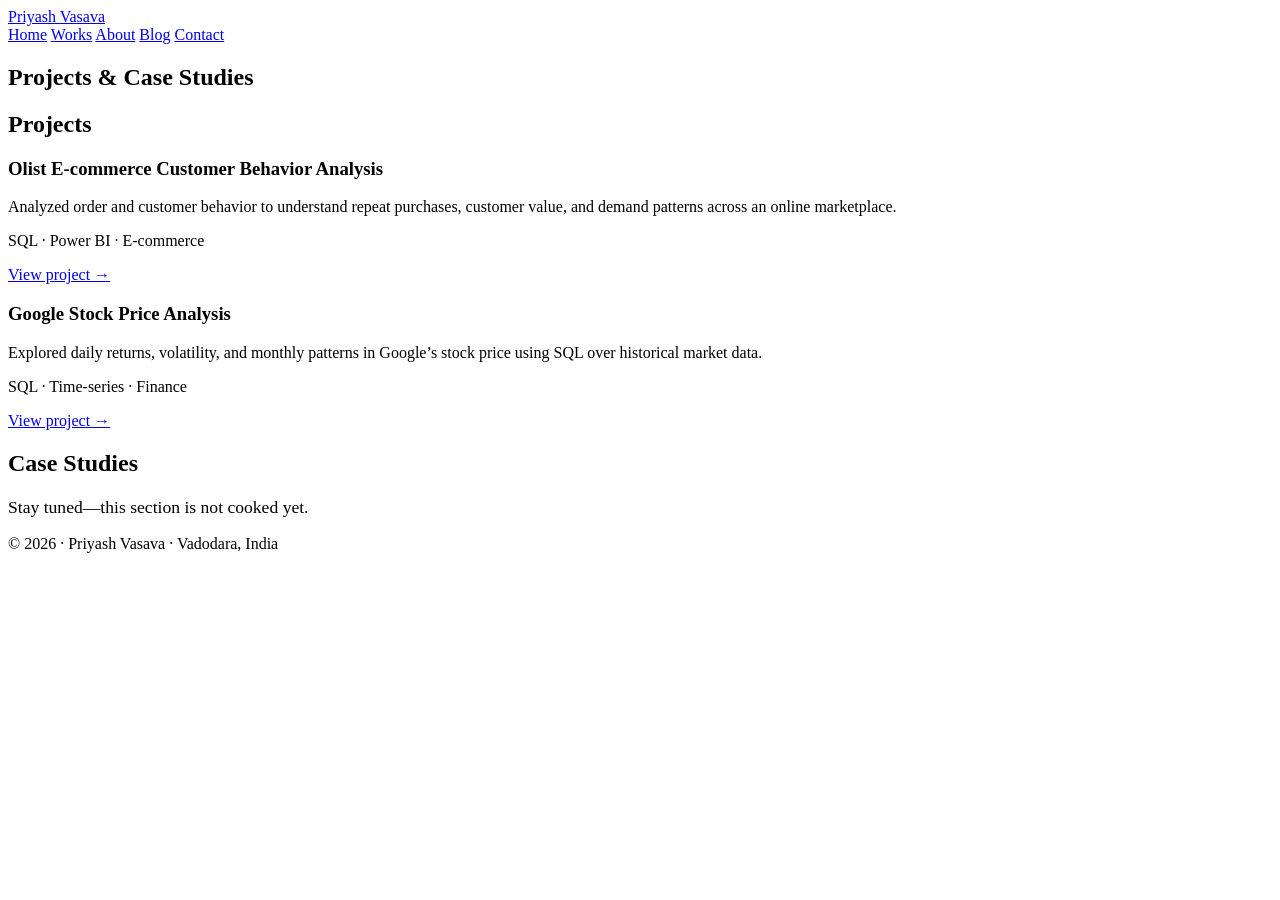
<file: works/index.html>
<!DOCTYPE html>
<html lang="en">
<head>
  <meta charset="UTF-8" />
  <title>Works · Priyash Vasava</title>
  <meta name="viewport" content="width=device-width, initial-scale=1" />
</head>
<body>
  <!-- Reuse same header/nav as home -->
  <header class="site-header">
    <nav class="nav">
      <div class="nav-left">
        <a href="/" class="nav-logo">Priyash Vasava</a>
      </div>
      <div class="nav-center">
        <a href="/" class="nav-link">Home</a>
        <a href="/works" class="nav-link is-active">Works</a>
        <a href="/#who-am-i" class="nav-link">About</a>
        <a href="/blog" class="nav-link">Blog</a>
        <a href="/#contact" class="nav-link">Contact</a>
      </div>
    </nav>
  </header>

  <main>
    <section class="section">
      <h1 class="section-title">Projects & Case Studies</h1>
    </section>

    <!-- Projects -->
    <section class="section">
      <h2 class="section-subtitle">Projects</h2>

      <div class="cards-grid">
        <article class="card">
          <h3>Olist E-commerce Customer Behavior Analysis</h3>
          <p>
            Analyzed order and customer behavior to understand repeat purchases, customer value, and demand patterns across an online marketplace.
          </p>
          <p class="tags">SQL · Power BI · E-commerce</p>
          <a href="/works/olist" class="btn-link">View project →</a>
        </article>

        <article class="card">
          <h3>Google Stock Price Analysis</h3>
          <p>
            Explored daily returns, volatility, and monthly patterns in Google’s stock price using SQL over historical market data.
          </p>
          <p class="tags">SQL · Time-series · Finance</p>
          <a href="/works/google-stock" class="btn-link">View project →</a>
        </article>
      </div>
    </section>

    <!-- Case Studies placeholder -->
    <section class="section">
      <h2 class="section-subtitle">Case Studies</h2>
      <p class="section-intro" style="font-size: 1.1rem; font-weight: 500;">
        Stay tuned—this section is not cooked yet.
      </p>
    </section>
  </main>

  <footer class="site-footer">
    <p>© 2026 · Priyash Vasava · Vadodara, India</p>
  </footer>
</body>
</html>
</file>
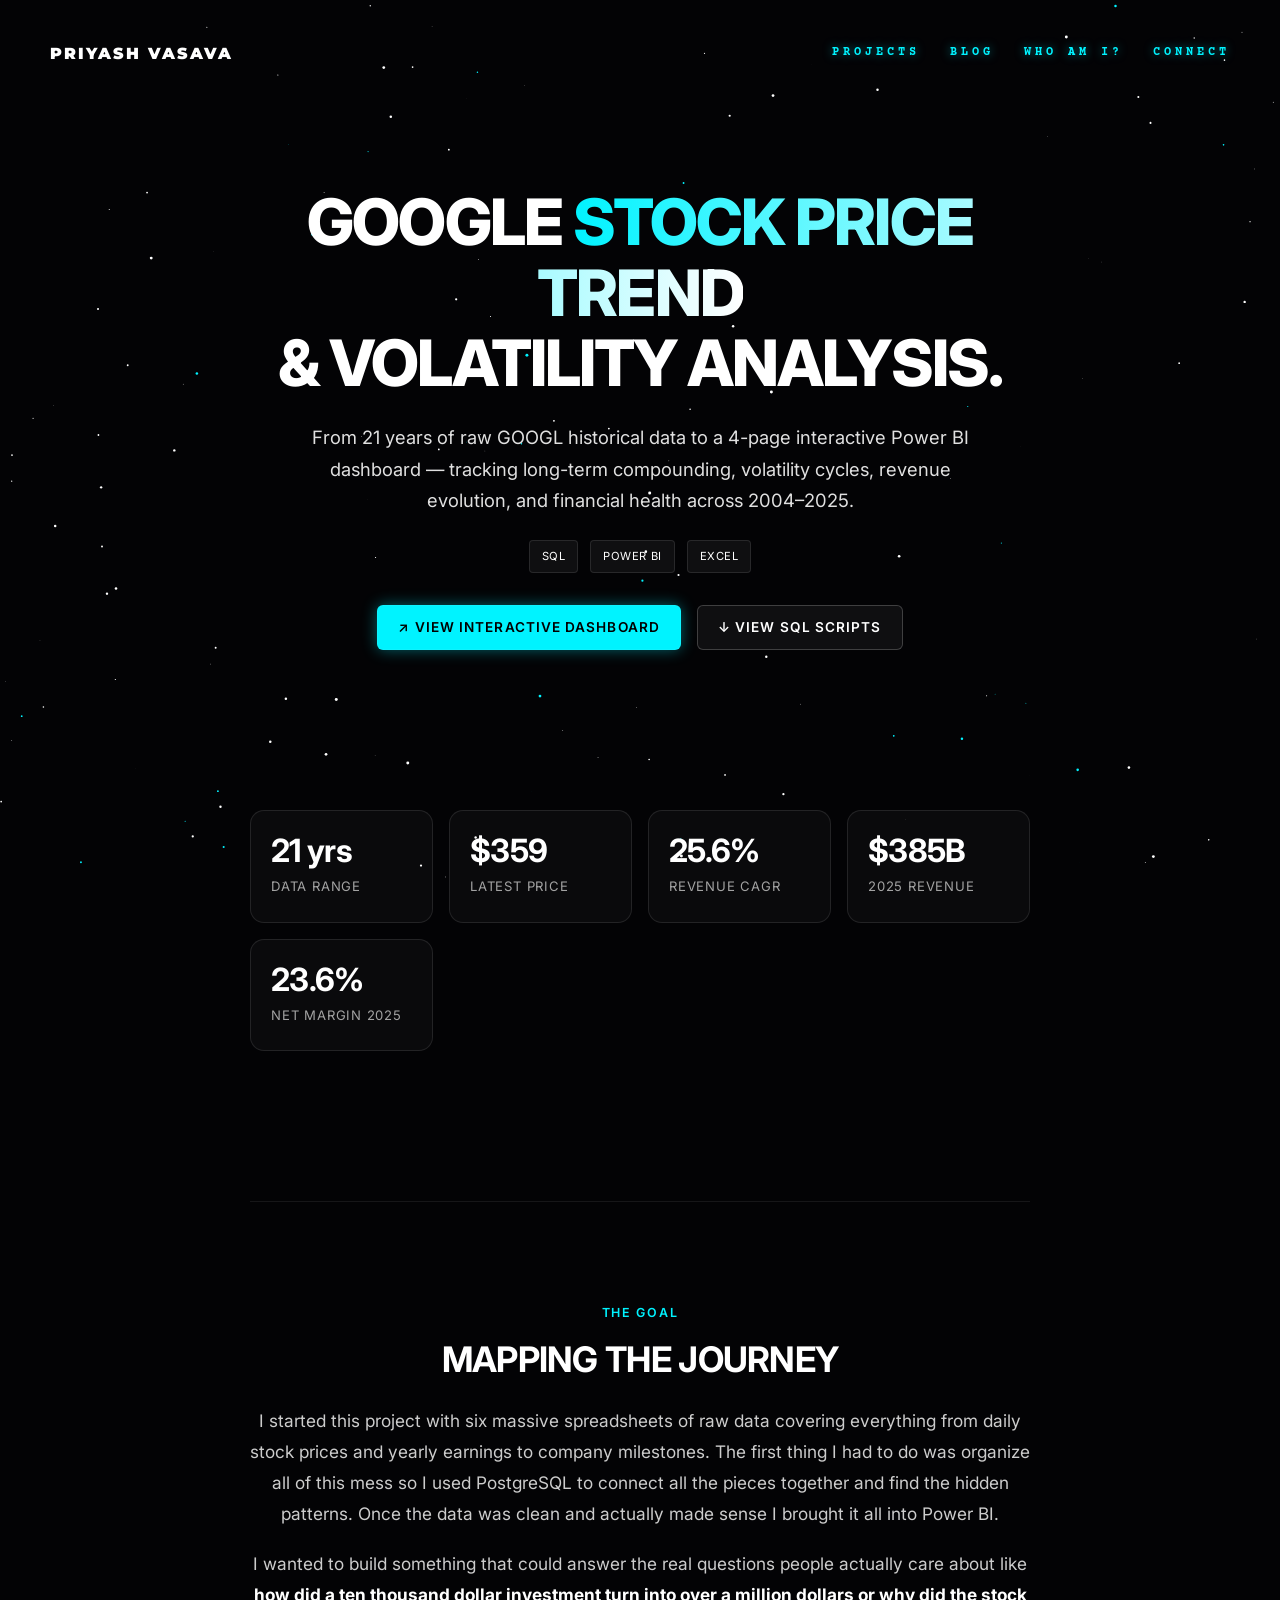
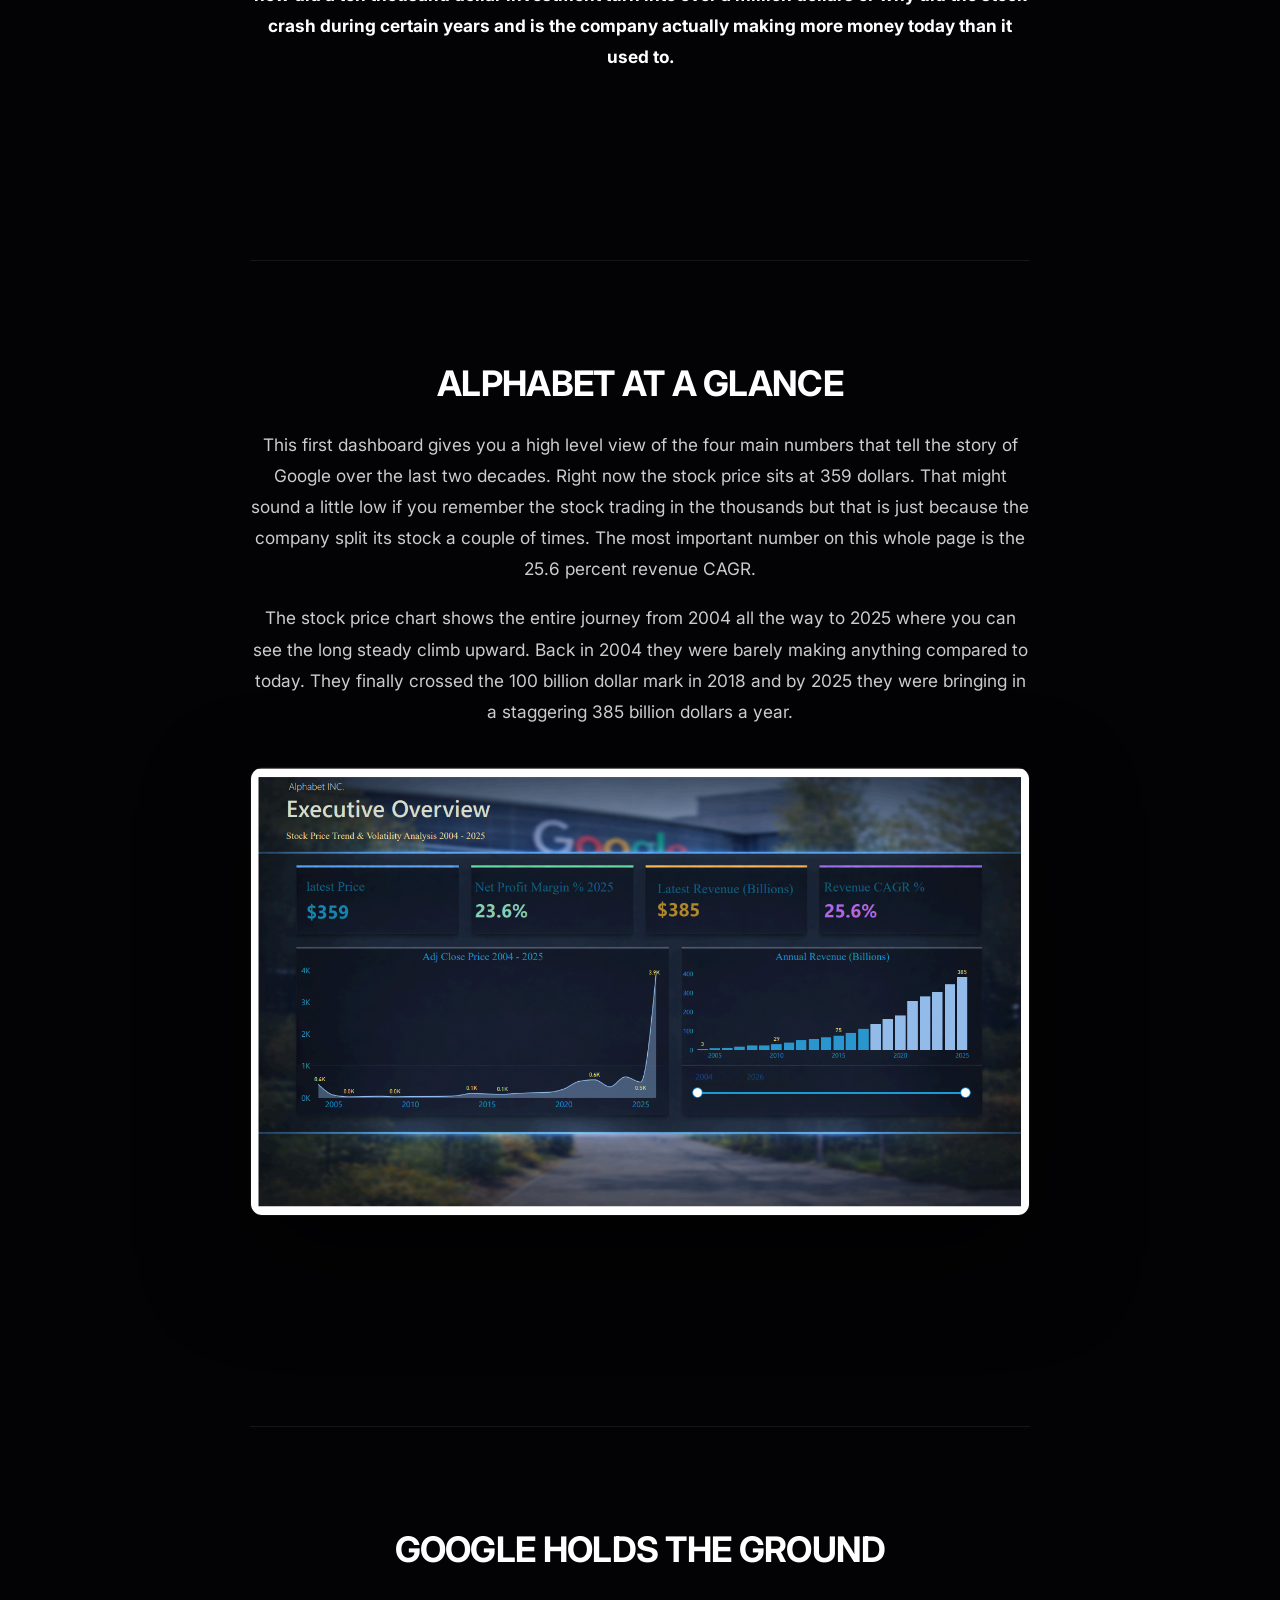
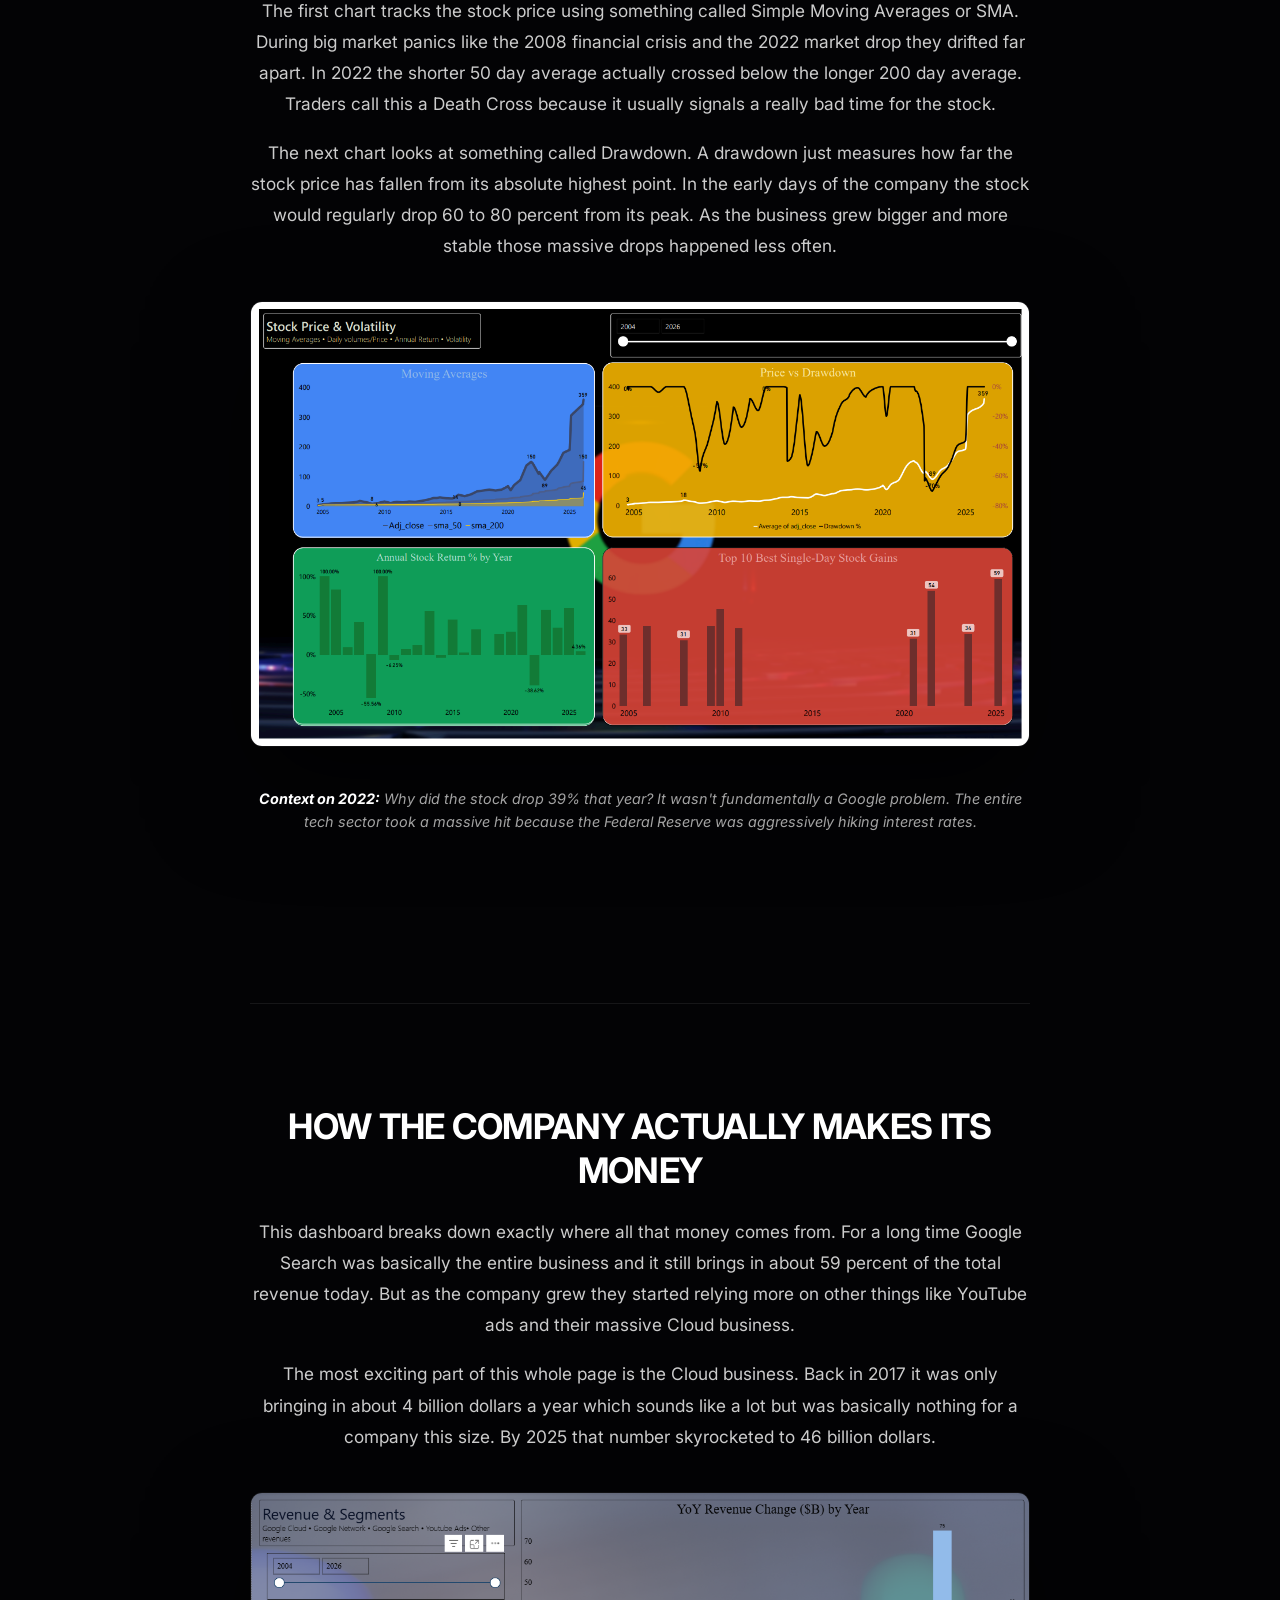
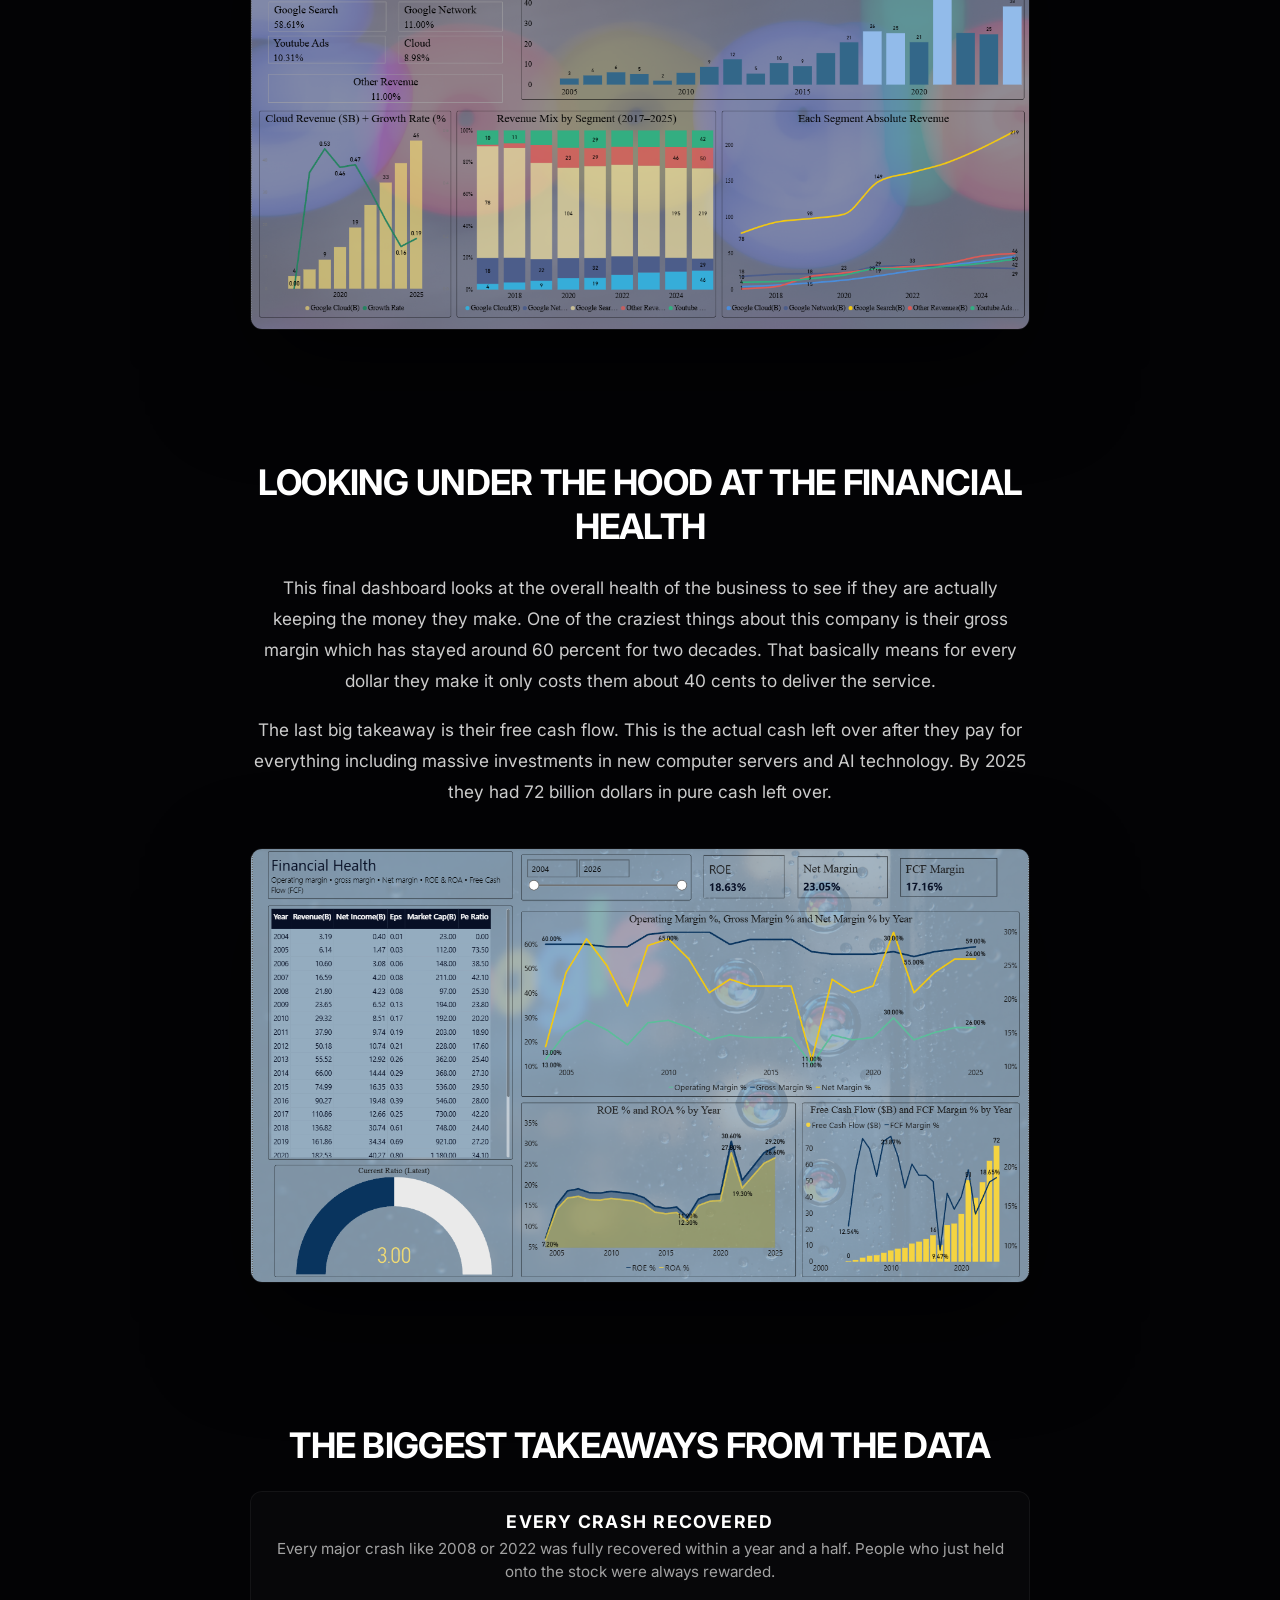
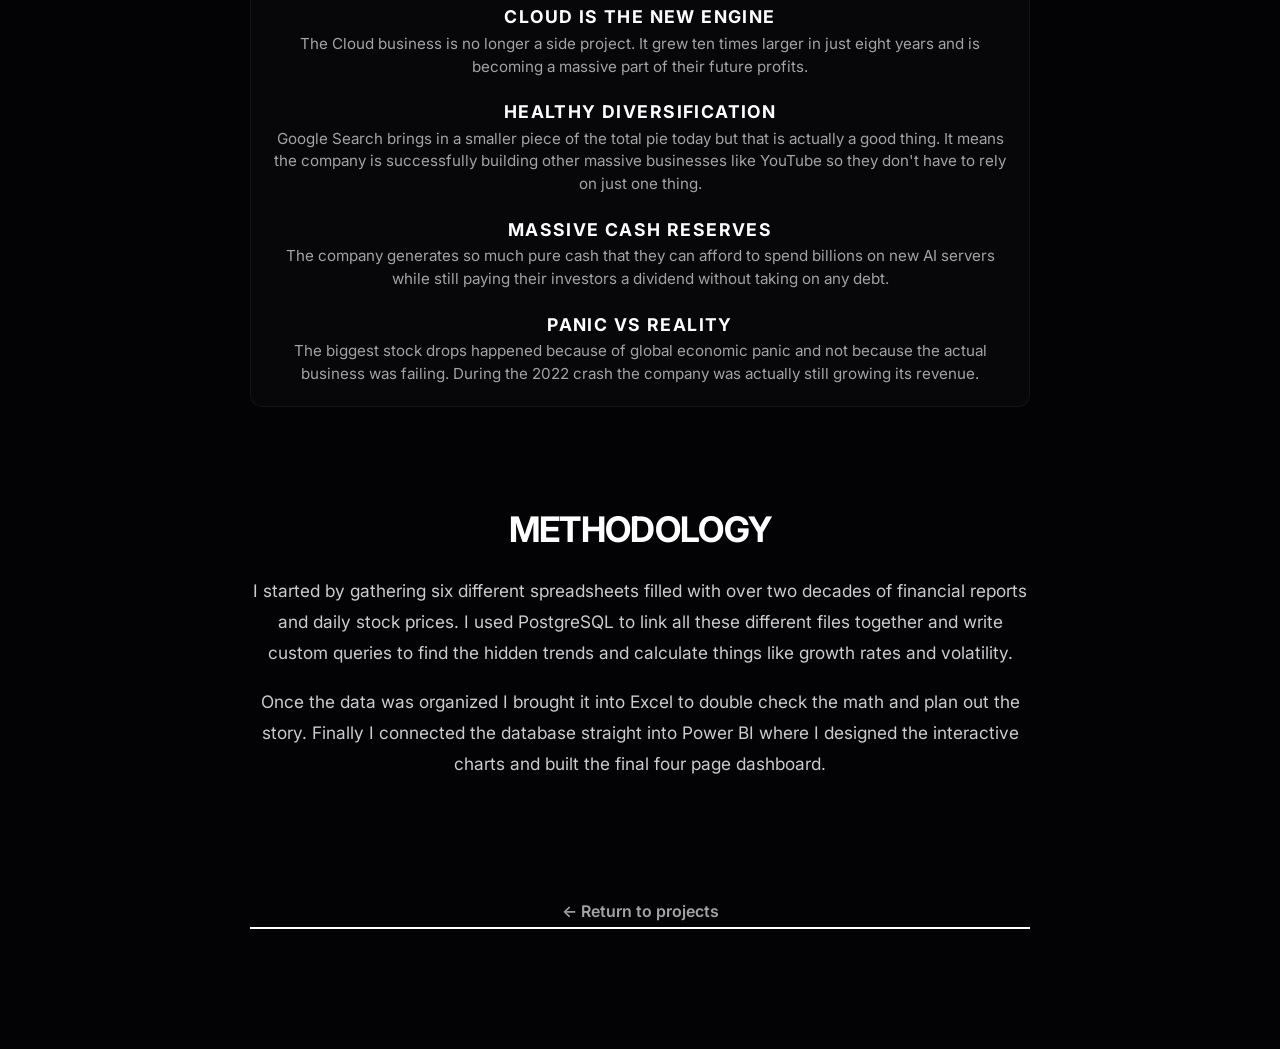
<file: projects/google-stock/index.html>
<!DOCTYPE html>
<html lang="en">
<head>
    <meta charset="UTF-8">
    <meta name="viewport" content="width=device-width, initial-scale=1.0">
    <title>Google Stock Analysis | Priyash Vasava</title>
    <link rel="stylesheet" href="../../style.css">
    
    <!-- Fonts -->
    <link rel="preconnect" href="https://fonts.googleapis.com">
    <link rel="preconnect" href="https://fonts.gstatic.com" crossorigin>
    <link href="https://fonts.googleapis.com/css2?family=Courier+Prime:wght@400;700&family=Inter:wght@300;500;600;700;800&family=Montserrat:wght@300;700;900&display=swap" rel="stylesheet">
    
    <style>
        /* --- GLOBAL & FIXED CANVAS --- */
        body {
            background-color: #030305;
            color: #ffffff;
            margin: 0;
            padding: 0;
            overflow-x: hidden;
            font-family: 'Inter', sans-serif;
        }

        #bg-canvas {
            position: fixed;
            top: 0; left: 0;
            width: 100vw; height: 100vh;
            z-index: -1; 
            pointer-events: none;
        }

        /* --- FORCE VISIBILITY --- */
        .animate, .case-hero, .stat-bar, .section-block, .findings-grid {
            opacity: 1 !important;
            visibility: visible !important;
            transform: none !important;
        }

        .case-wrapper {
            position: relative;
            z-index: 10;
            max-width: 1100px;
            margin: 0 auto;
            padding: 40px 20px 120px 20px;
        }

        /* --- NAVBAR --- */
        .navbar {
            position: relative;
            z-index: 10;
            display: flex;
            justify-content: space-between;
            align-items: center;
            padding: 40px 50px;
        }

        .navbar .logo {
            font-family: 'Montserrat', sans-serif;
            font-weight: 900;
            font-size: 16px;
            color: #fff;
            letter-spacing: 2px;
            text-decoration: none;
        }

        .navbar .nav-links {
            display: flex; gap: 30px;
        }

        .navbar .nav-links a {
            font-family: 'Courier Prime', monospace;
            color: #00f3ff;
            font-size: 12px;
            letter-spacing: 4px;
            text-transform: uppercase;
            text-shadow: 0 0 10px rgba(0, 243, 255, 0.5);
            text-decoration: none;
            transition: all 0.3s ease;
        }
        
        .navbar .nav-links a:hover {
            color: #fff;
            text-shadow: 0 0 15px rgba(255, 255, 255, 0.8);
        }

        /* --- HERO SECTION --- */
        .case-hero {
            margin-bottom: 70px;
            padding-top: 40px;
            text-align: center;
            display: flex;
            flex-direction: column;
            align-items: center;
        }

        .hero-title {
            font-size: clamp(2.4rem, 5vw, 4rem);
            font-weight: 800;
            letter-spacing: -0.03em;
            line-height: 1.1;
            margin-bottom: 24px;
            color: #ffffff !important;
        }

        .text-gradient {
            background: linear-gradient(90deg, #00f3ff, #ffffff);
            -webkit-background-clip: text;
            -webkit-text-fill-color: transparent;
        }

        .hero-desc {
            font-size: 1.15rem;
            color: #e0e0e0 !important;
            line-height: 1.7;
            max-width: 680px;
            margin: 0 auto;
        }

        .slide-tags {
            display: flex;
            justify-content: center;
            gap: 12px;
        }

        .slide-tags span {
            font-size: 0.7rem;
            color: #fff;
            background: rgba(255,255,255,0.05);
            padding: 6px 12px;
            border: 1px solid rgba(255,255,255,0.1);
            border-radius: 4px;
            text-transform: uppercase;
            letter-spacing: 0.05em;
        }

        /* Buttons */
        .cyber-btn-primary {
            display: inline-block;
            padding: 12px 24px;
            background-color: #00f3ff !important;
            color: #000000 !important;
            text-decoration: none;
            border-radius: 8px;
            font-weight: 800;
            font-size: 0.95rem;
            box-shadow: 0 0 15px rgba(0,243,255,0.4);
            border: 1px solid #00f3ff;
            transition: all 0.2s;
        }
        .cyber-btn-primary:hover {
            transform: translateY(-2px);
            box-shadow: 0 0 25px rgba(0,243,255,0.7);
            background-color: #ffffff !important;
            border-color: #ffffff !important;
        }

        .cyber-btn-secondary {
            display: inline-block;
            padding: 12px 24px;
            background-color: rgba(255,255,255,0.05) !important;
            color: #ffffff !important;
            text-decoration: none;
            border-radius: 8px;
            font-weight: 600;
            font-size: 0.95rem;
            border: 1px solid rgba(255,255,255,0.2) !important;
            transition: all 0.2s;
        }
        .cyber-btn-secondary:hover {
            border-color: #00f3ff !important;
            color: #00f3ff !important;
            transform: translateY(-2px);
        }

        /* --- STAT BAR --- */
        .stat-bar {
            display: grid;
            grid-template-columns: repeat(auto-fit, minmax(160px, 1fr));
            gap: 16px;
            margin: 50px 0;
        }

        .stat-card {
            background: rgba(255,255,255,0.03);
            border: 1px solid rgba(255,255,255,0.1);
            border-radius: 14px;
            padding: 24px 20px;
        }

        .stat-card .stat-value {
            font-size: clamp(1.6rem, 2.5vw, 2.2rem);
            font-weight: 700;
            color: #ffffff;
            letter-spacing: -0.02em;
            line-height: 1;
            margin-bottom: 8px;
        }

        .stat-card .stat-label {
            font-size: 0.82rem;
            color: #a3a3a3;
            letter-spacing: 0.06em;
            text-transform: uppercase;
        }

        /* --- CONTENT BLOCKS --- */
        .section-block { margin-bottom: 70px; }
        .section-eyebrow { font-size: 0.78rem; font-weight: 600; letter-spacing: 0.14em; text-transform: uppercase; color: #00f3ff; margin-bottom: 14px; }
        .section-block h2 { font-size: clamp(1.6rem, 2.8vw, 2.2rem); font-weight: 700; letter-spacing: -0.02em; color: #ffffff; margin-bottom: 24px; line-height: 1.25; }
        .section-block p { font-size: 1.08rem; color: #cccccc; line-height: 1.8; margin-bottom: 18px; max-width: 780px; }
        .section-block p strong { color: #ffffff; }
        
        .dashboard-img { width: 100%; border-radius: 14px; border: 1px solid rgba(255,255,255,0.1); box-shadow: 0 16px 48px rgba(0,0,0,0.6); margin: 28px 0; display: block; }
        
        .back-link { display: inline-block; margin-top: 20px; font-weight: 600; color: #a3a3a3; border-bottom: 2px solid #ffffff; padding-bottom: 2px; transition: 0.3s; text-decoration: none; }
        .back-link:hover { color: #00f3ff; border-color: #00f3ff; }
        .section-divider { border: none; border-top: 1px solid rgba(255,255,255,0.08); margin: 60px 0; }

        @media (max-width: 700px) {
            .stat-bar { grid-template-columns: repeat(2, 1fr); }
            .navbar { padding: 20px; flex-direction: column; gap: 15px; }
        }
    </style>
</head>
<body>

    <!-- Ambient Stars Fixed Canvas -->
    <canvas id="bg-canvas"></canvas>

    <nav class="navbar">
        <a href="../../index.html" class="logo">PRIYASH VASAVA</a>
        <div class="nav-links">
            <a href="../../index.html#projects">Projects</a>
            <a href="../../blog.html">Blog</a>
            <a href="../../who-am-i.html">Who Am I?</a>
            <a href="../../index.html#connect">Connect</a>
        </div>
    </nav>

    <div class="case-wrapper">

        <!-- Hero -->
        <div class="case-hero">
            <h1 class="hero-title">
                GOOGLE <span class="text-gradient">STOCK PRICE TREND</span><br>& VOLATILITY ANALYSIS.
            </h1>
            <p class="hero-desc">
                From 21 years of raw GOOGL historical data to a 4-page interactive Power BI dashboard — tracking long-term compounding, volatility cycles, revenue evolution, and financial health across 2004–2025.
            </p>
            <div style="margin-top: 24px;">
                <div class="slide-tags">
                    <span>SQL</span>
                    <span>Power BI</span>
                    <span>Excel</span>
                </div>
                <div style="margin-top: 32px; display: flex; justify-content: center; gap: 16px; flex-wrap: wrap;">
                    <a href="https://drive.google.com/file/d/1acetcBKYz-wZJab7i_zDeXGFLILMKMcl/view?usp=sharing" target="_blank" class="cyber-btn-primary">
                        ↗ VIEW INTERACTIVE DASHBOARD
                    </a>
                    
                    <a href="https://github.com/priyashh/priyashh.github.io/tree/main/projects/google-stock" target="_blank" class="cyber-btn-secondary">
                        ↓ VIEW SQL SCRIPTS
                    </a>
                </div>
            </div>
        </div>

        <!-- Stat Bar -->
        <div class="stat-bar">
            <div class="stat-card"><div class="stat-value">21 yrs</div><div class="stat-label">Data Range</div></div>
            <div class="stat-card"><div class="stat-value">$359</div><div class="stat-label">Latest Price</div></div>
            <div class="stat-card"><div class="stat-value">25.6%</div><div class="stat-label">Revenue CAGR</div></div>
            <div class="stat-card"><div class="stat-value">$385B</div><div class="stat-label">2025 Revenue</div></div>
            <div class="stat-card"><div class="stat-value">23.6%</div><div class="stat-label">Net Margin 2025</div></div>
        </div>

        <hr class="section-divider">

        <!-- Content -->
        <div class="section-block">
            <div class="section-eyebrow">The Goal</div>
            <h2>Mapping the journey</h2>
            <p>I started this project with six massive spreadsheets of raw data covering everything from daily stock prices and yearly earnings to company milestones. The first thing I had to do was organize all of this mess so I used PostgreSQL to connect all the pieces together and find the hidden patterns. Once the data was clean and actually made sense I brought it all into Power BI.</p>
            <p>I wanted to build something that could answer the real questions people actually care about like <strong>how did a ten thousand dollar investment turn into over a million dollars or why did the stock crash during certain years and is the company actually making more money today than it used to.</strong></p>
        </div>

        <hr class="section-divider">

        <div class="section-block">
            <h2>Alphabet at a glance</h2>
            <p>This first dashboard gives you a high level view of the four main numbers that tell the story of Google over the last two decades. Right now the stock price sits at 359 dollars. That might sound a little low if you remember the stock trading in the thousands but that is just because the company split its stock a couple of times. The most important number on this whole page is the 25.6 percent revenue CAGR.</p>
            <p>The stock price chart shows the entire journey from 2004 all the way to 2025 where you can see the long steady climb upward. Back in 2004 they were barely making anything compared to today. They finally crossed the 100 billion dollar mark in 2018 and by 2025 they were bringing in a staggering 385 billion dollars a year.</p>
            <img src="../../assets/google_executive_summary.png" alt="Google Stock Executive Overview Dashboard" class="dashboard-img" onerror="this.style.display='none'">
        </div>

        <hr class="section-divider">

        <div class="section-block">
            <h2>Google holds the ground</h2>
            <p>The first chart tracks the stock price using something called Simple Moving Averages or SMA. During big market panics like the 2008 financial crisis and the 2022 market drop they drifted far apart. In 2022 the shorter 50 day average actually crossed below the longer 200 day average. Traders call this a Death Cross because it usually signals a really bad time for the stock.</p>
            <p>The next chart looks at something called Drawdown. A drawdown just measures how far the stock price has fallen from its absolute highest point. In the early days of the company the stock would regularly drop 60 to 80 percent from its peak. As the business grew bigger and more stable those massive drops happened less often.</p>
            <img src="../../assets/google.png" alt="Google Stock Price and Volatility Dashboard" class="dashboard-img" onerror="this.style.display='none'">
            <p style="font-size: 0.9rem; font-style: italic; text-align: center; color: #a3a3a3; max-width: 800px; margin: 16px auto 0; line-height: 1.6;">
                <strong>Context on 2022:</strong> Why did the stock drop 39% that year? It wasn't fundamentally a Google problem. The entire tech sector took a massive hit because the Federal Reserve was aggressively hiking interest rates.
            </p>
        </div>

        <hr class="section-divider">

        <div class="section-block" style="margin-bottom: 50px;">
            <h2>How the company actually makes its money</h2>
            <p>This dashboard breaks down exactly where all that money comes from. For a long time Google Search was basically the entire business and it still brings in about 59 percent of the total revenue today. But as the company grew they started relying more on other things like YouTube ads and their massive Cloud business.</p>
            <p>The most exciting part of this whole page is the Cloud business. Back in 2017 it was only bringing in about 4 billion dollars a year which sounds like a lot but was basically nothing for a company this size. By 2025 that number skyrocketed to 46 billion dollars.</p>
            <img src="../../assets/google_revenue_segments.png" alt="Google Revenue Segments Dashboard" class="dashboard-img" onerror="this.style.display='none'">
        </div>

        <div class="section-block" style="margin-bottom: 60px;">
            <h2>Looking under the hood at the financial health</h2>
            <p>This final dashboard looks at the overall health of the business to see if they are actually keeping the money they make. One of the craziest things about this company is their gross margin which has stayed around 60 percent for two decades. That basically means for every dollar they make it only costs them about 40 cents to deliver the service.</p>
            <p>The last big takeaway is their free cash flow. This is the actual cash left over after they pay for everything including massive investments in new computer servers and AI technology. By 2025 they had 72 billion dollars in pure cash left over.</p>
            <img src="../../assets/google_financial_health.png" alt="Google Financial Health Dashboard" class="dashboard-img" onerror="this.style.display='none'">
        </div>

        <div class="section-block" style="margin-bottom: 60px;">
            <h2>The biggest takeaways from the data</h2>
            <div style="display: grid; gap: 24px; margin-top: 24px; padding: 20px; background: rgba(255,255,255,0.02); border-radius: 12px; border: 1px solid rgba(255,255,255,0.05);">
                <div>
                    <h3 style="margin-bottom: 6px; font-size: 1.1rem; color: #fff;">Every crash recovered</h3>
                    <p style="margin: 0; font-size: 0.95rem; color: #a3a3a3; line-height: 1.5;">Every major crash like 2008 or 2022 was fully recovered within a year and a half. People who just held onto the stock were always rewarded.</p>
                </div>
                <div>
                    <h3 style="margin-bottom: 6px; font-size: 1.1rem; color: #fff;">Cloud is the new engine</h3>
                    <p style="margin: 0; font-size: 0.95rem; color: #a3a3a3; line-height: 1.5;">The Cloud business is no longer a side project. It grew ten times larger in just eight years and is becoming a massive part of their future profits.</p>
                </div>
                <div>
                    <h3 style="margin-bottom: 6px; font-size: 1.1rem; color: #fff;">Healthy diversification</h3>
                    <p style="margin: 0; font-size: 0.95rem; color: #a3a3a3; line-height: 1.5;">Google Search brings in a smaller piece of the total pie today but that is actually a good thing. It means the company is successfully building other massive businesses like YouTube so they don't have to rely on just one thing.</p>
                </div>
                <div>
                    <h3 style="margin-bottom: 6px; font-size: 1.1rem; color: #fff;">Massive cash reserves</h3>
                    <p style="margin: 0; font-size: 0.95rem; color: #a3a3a3; line-height: 1.5;">The company generates so much pure cash that they can afford to spend billions on new AI servers while still paying their investors a dividend without taking on any debt.</p>
                </div>
                <div>
                    <h3 style="margin-bottom: 6px; font-size: 1.1rem; color: #fff;">Panic vs reality</h3>
                    <p style="margin: 0; font-size: 0.95rem; color: #a3a3a3; line-height: 1.5;">The biggest stock drops happened because of global economic panic and not because the actual business was failing. During the 2022 crash the company was actually still growing its revenue.</p>
                </div>
            </div>
        </div>

        <div class="section-block" style="margin-bottom: 40px;">
            <h2>Methodology</h2>
            <p>I started by gathering six different spreadsheets filled with over two decades of financial reports and daily stock prices. I used PostgreSQL to link all these different files together and write custom queries to find the hidden trends and calculate things like growth rates and volatility.</p>
            <p>Once the data was organized I brought it into Excel to double check the math and plan out the story. Finally I connected the database straight into Power BI where I designed the interactive charts and built the final four page dashboard.</p>
        </div>

        <a href="../../index.html#projects" class="back-link">← Return to projects</a>

    </div>
    <!-- MAIN INTERACTIVE SCRIPT FOR BACKGROUND STARS -->
    <script>
        const canvas = document.getElementById('bg-canvas');
        const ctx = canvas.getContext('2d');
        
        let W, H;
        let stars = [];

        class Star {
            constructor() {
                this.x = Math.random() * window.innerWidth;
                this.y = Math.random() * window.innerHeight; 
                this.z = Math.random() * window.innerWidth; 
                this.size = Math.random() * 1.5;
                this.color = Math.random() > 0.8 ? '#00f3ff' : '#ffffff';
            }
            update() {
                // Drift left naturally across whole page
                this.x -= 0.15 * (W / Math.max(this.z, 1)); 
                if (this.x < 0) this.x = W;
            }
            draw() {
                let alpha = Math.min(1, W / Math.max(this.z, 1));
                ctx.fillStyle = this.color;
                ctx.globalAlpha = alpha;
                ctx.beginPath(); 
                ctx.arc(this.x, this.y, this.size, 0, Math.PI * 2); 
                ctx.fill();
            }
        }

        function init() {
            W = canvas.width = window.innerWidth;
            H = canvas.height = window.innerHeight;
            
            stars = [];
            for (let i = 0; i < 150; i++) {
                stars.push(new Star());
            }
        }

        window.addEventListener('resize', () => {
            init();
        });

        function loop() {
            ctx.clearRect(0, 0, W, H);
            
            stars.forEach(s => {
                s.update();
                s.draw();
            });
            
            requestAnimationFrame(loop);
        }

        init();
        requestAnimationFrame(loop);
    </script>
</body>
</html>
</file>
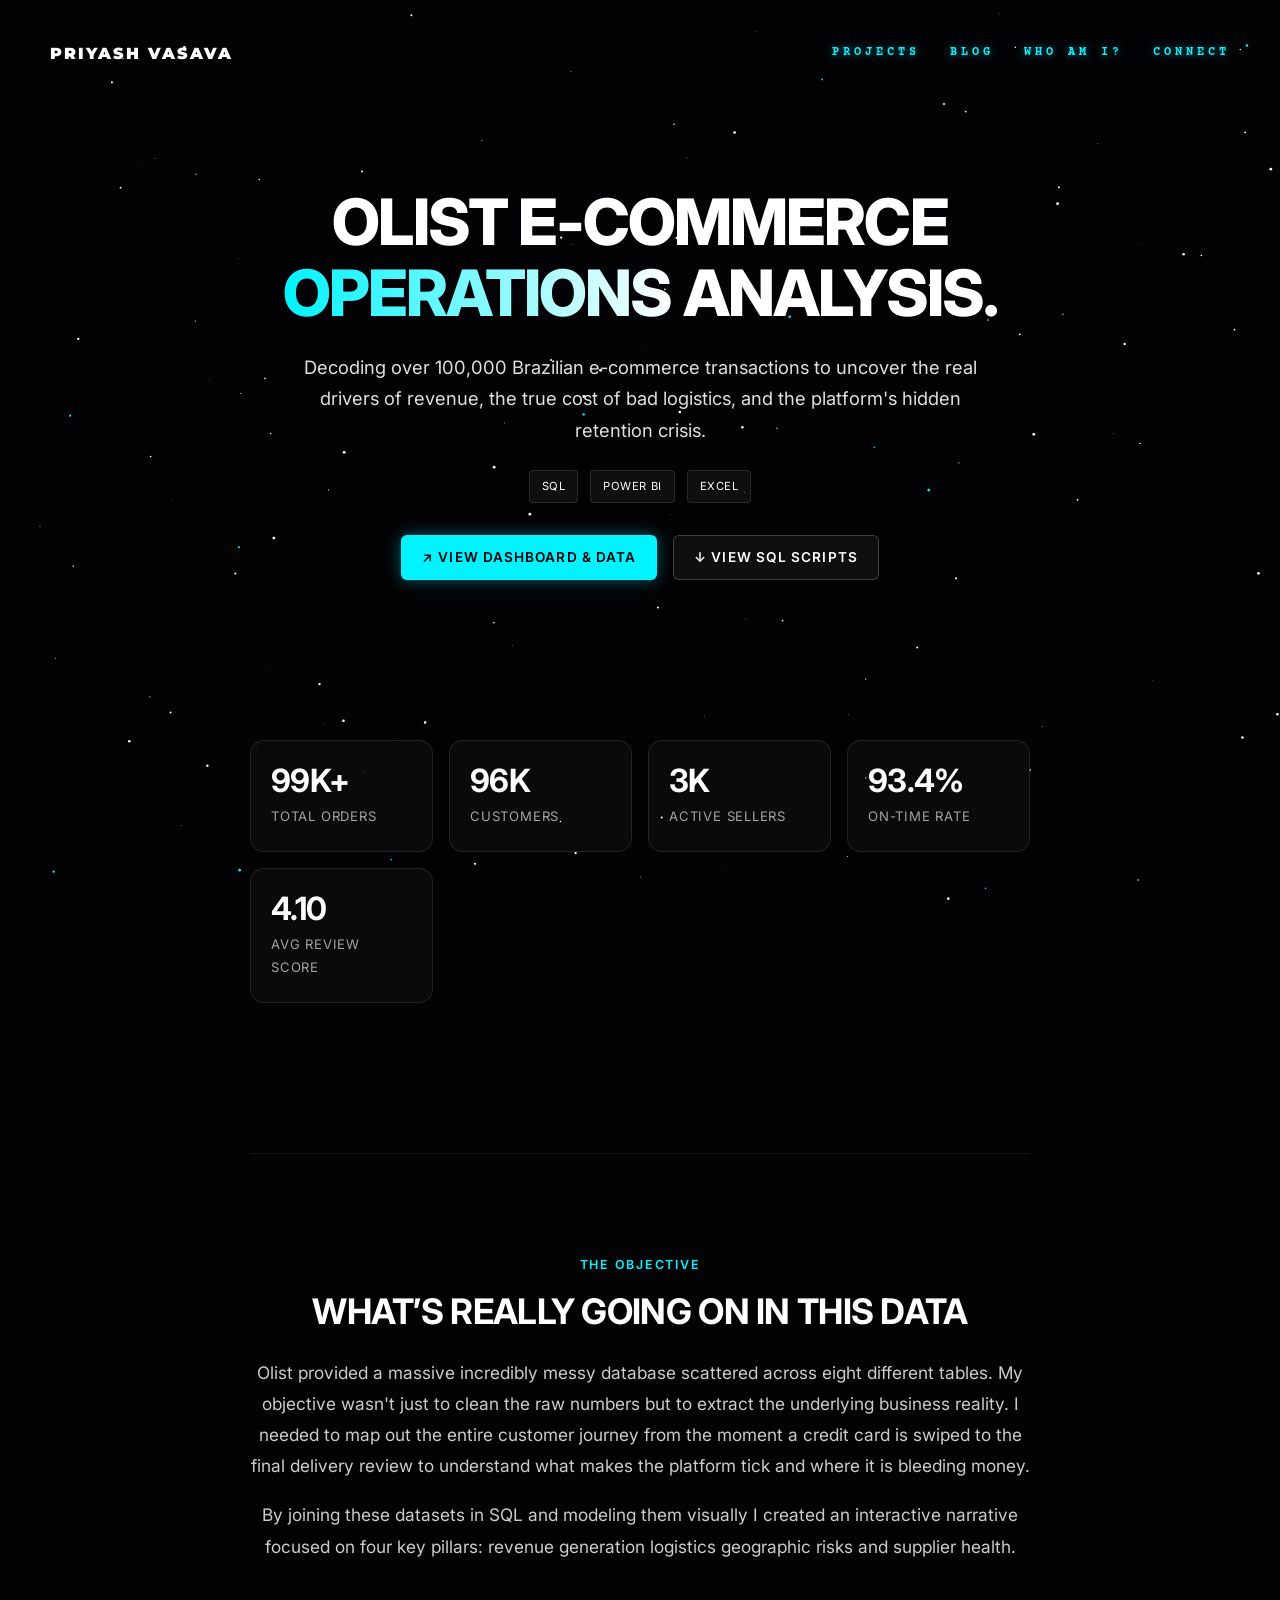
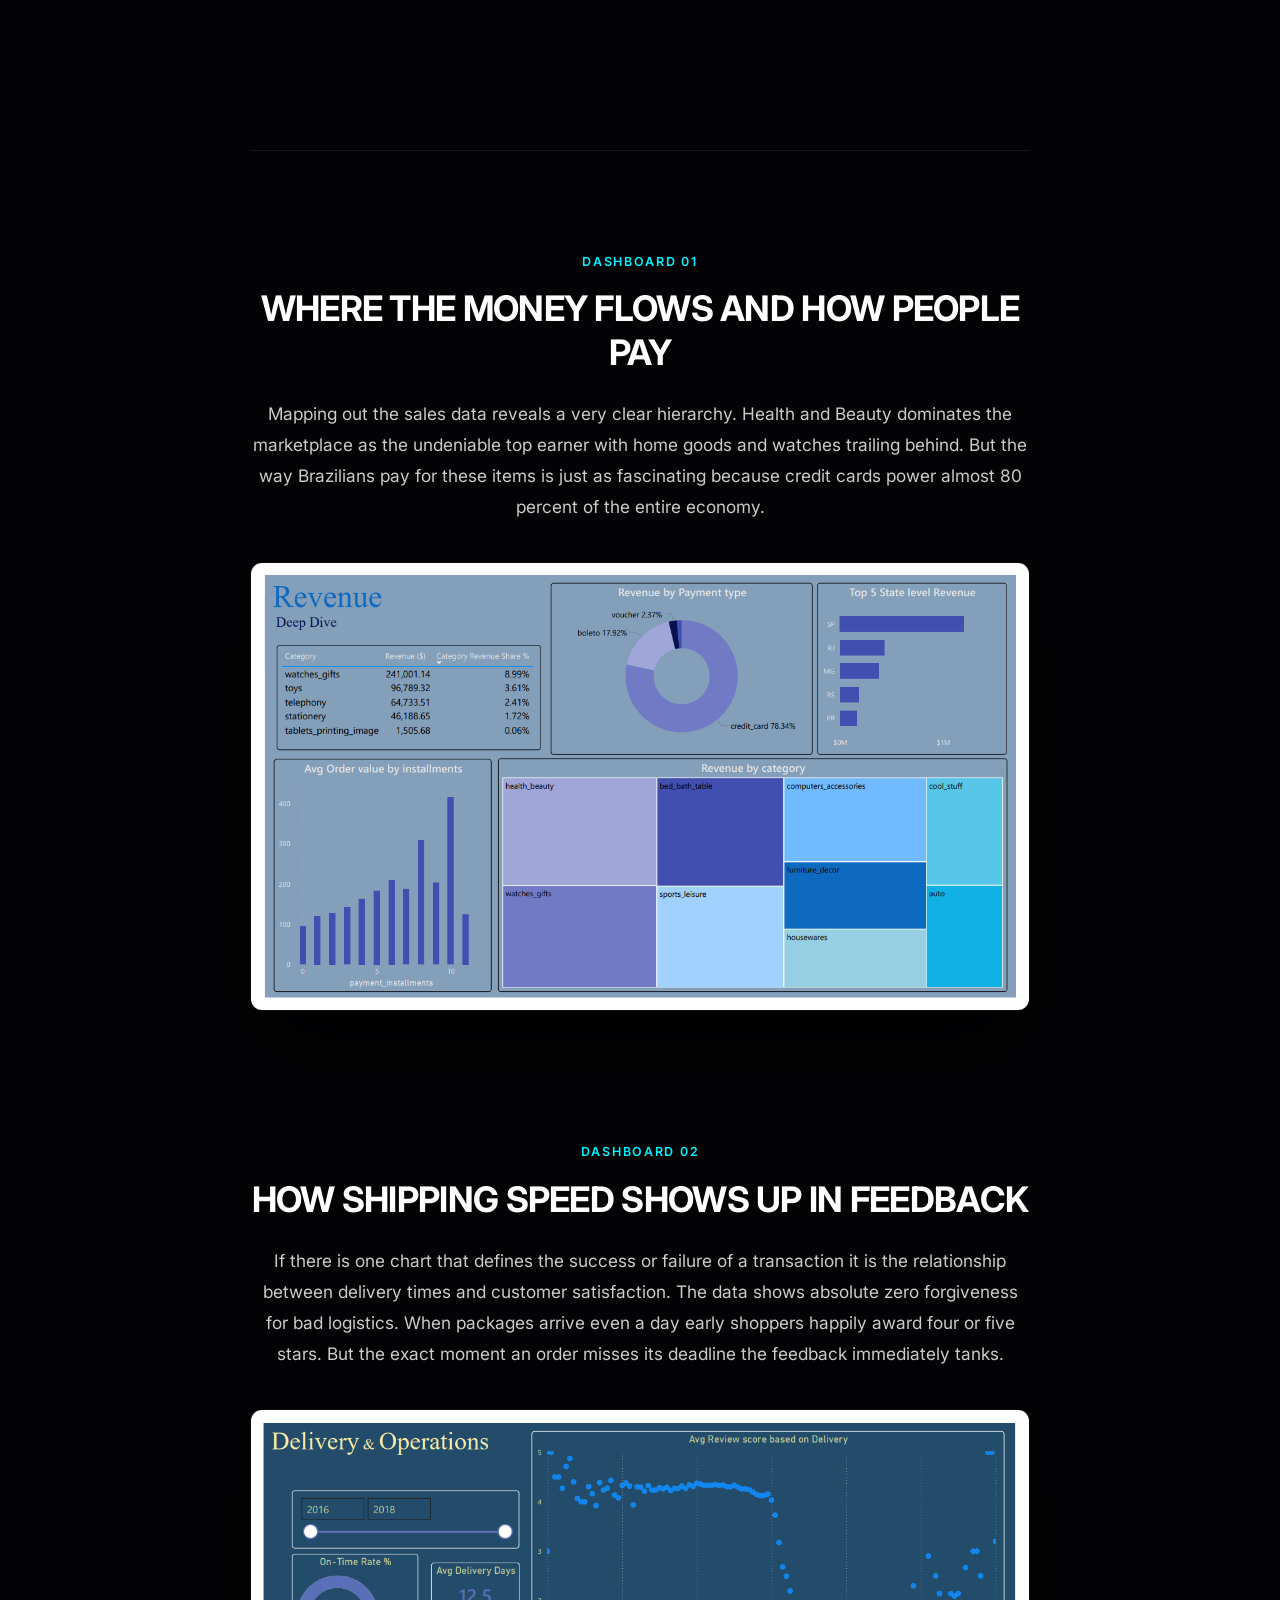
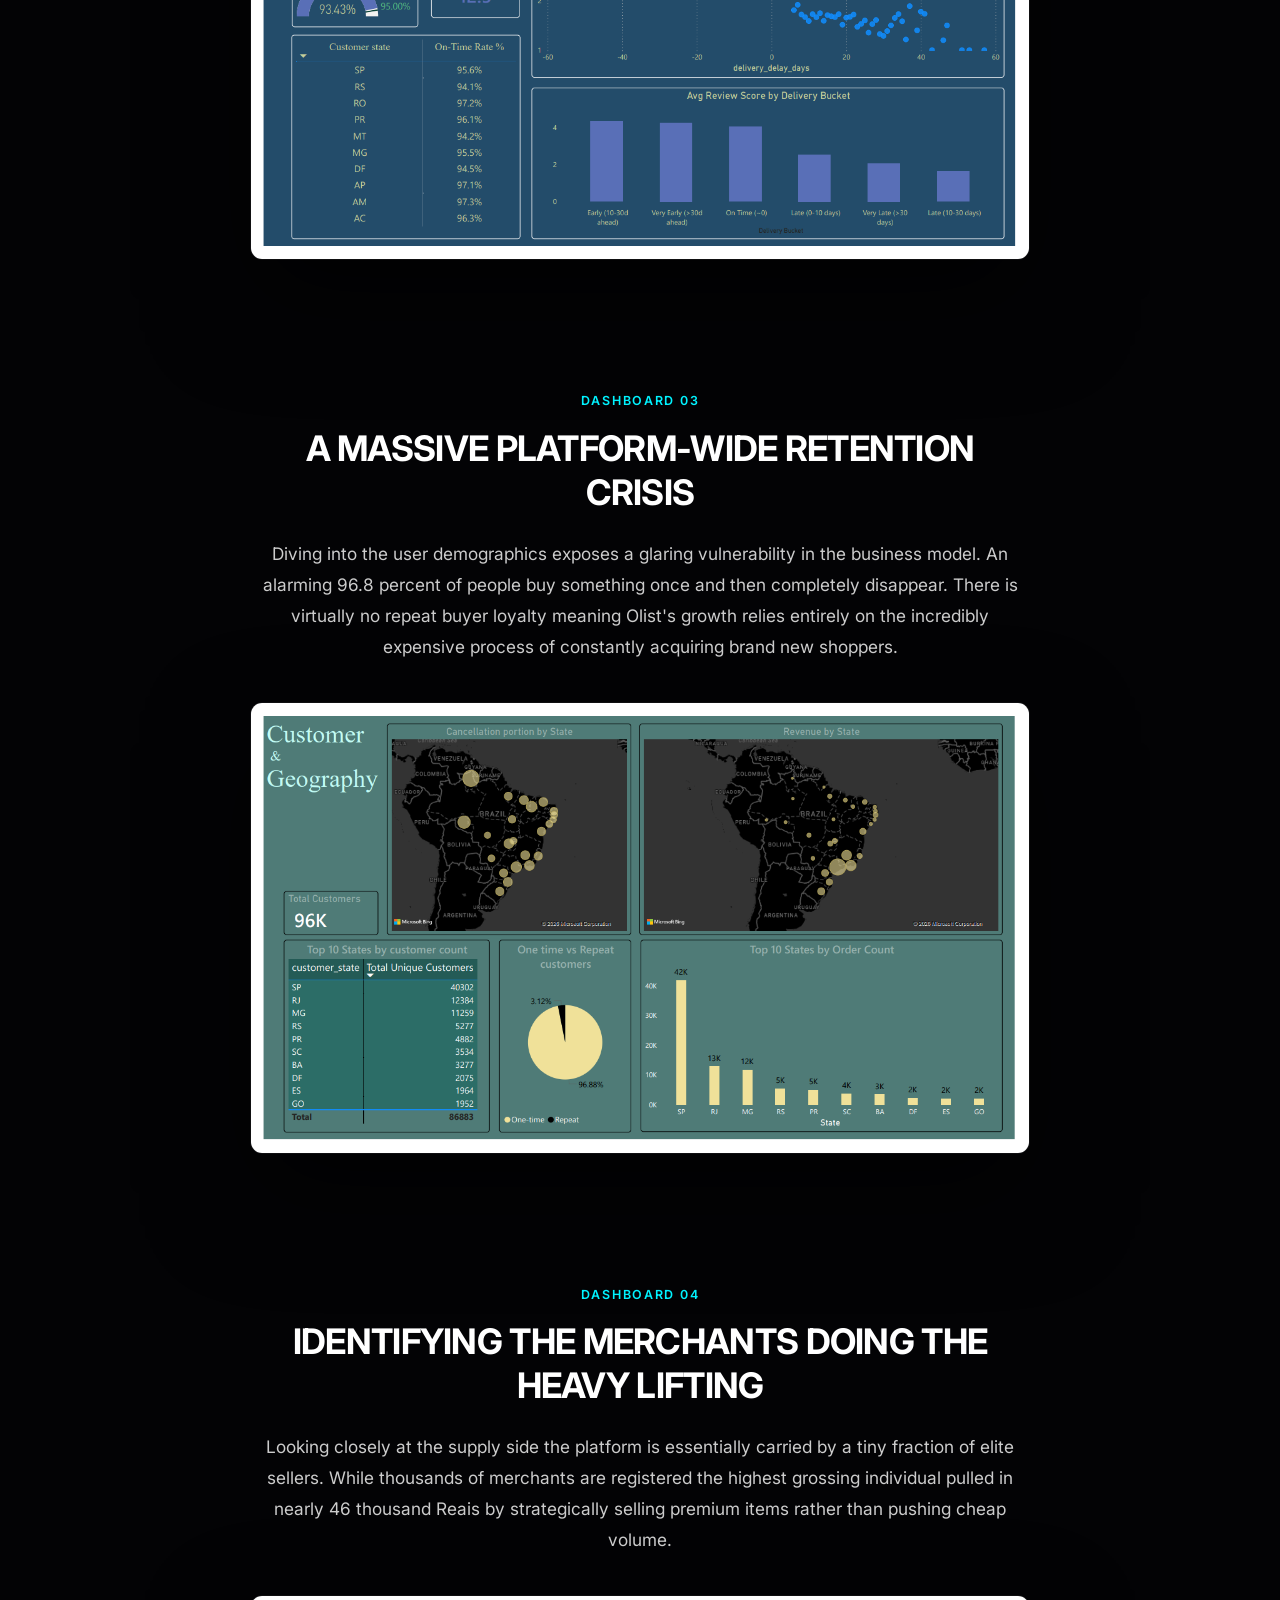
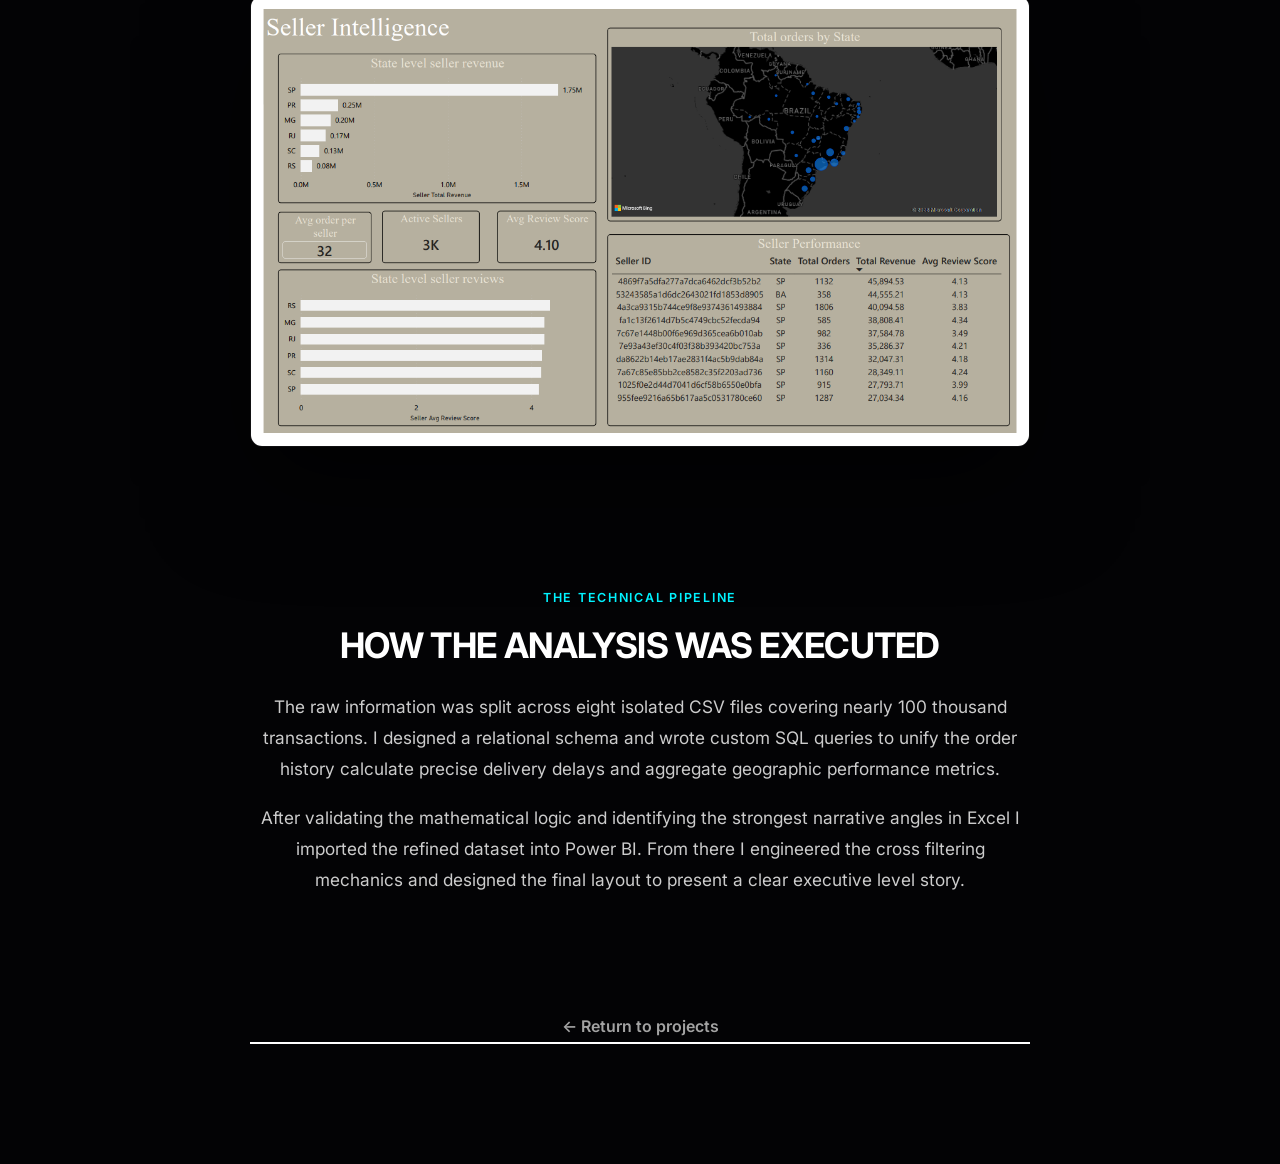
<file: projects/olist/index.html>
<!DOCTYPE html>
<html lang="en">
<head>
    <meta charset="UTF-8">
    <meta name="viewport" content="width=device-width, initial-scale=1.0">
    <title>Olist Analysis | Priyash Vasava</title>
    <link rel="stylesheet" href="../../style.css">
    
    <!-- Fonts -->
    <link rel="preconnect" href="https://fonts.googleapis.com">
    <link rel="preconnect" href="https://fonts.gstatic.com" crossorigin>
    <link href="https://fonts.googleapis.com/css2?family=Courier+Prime:wght@400;700&family=Inter:wght@300;500;600;700;800&family=Montserrat:wght@300;700;900&display=swap" rel="stylesheet">
    
    <style>
        /* --- GLOBAL & FIXED CANVAS --- */
        body {
            background-color: #030305;
            color: #ffffff;
            margin: 0;
            padding: 0;
            overflow-x: hidden;
            font-family: 'Inter', sans-serif;
        }

        #bg-canvas {
            position: fixed;
            top: 0; left: 0;
            width: 100vw; height: 100vh;
            z-index: -1; 
            pointer-events: none;
        }

        /* --- FORCE VISIBILITY (Fixes the fade issue) --- */
        .animate, .case-hero, .stat-bar, .section-block {
            opacity: 1 !important;
            visibility: visible !important;
            transform: none !important;
        }

        .case-wrapper {
            position: relative;
            z-index: 10;
            max-width: 1100px;
            margin: 0 auto;
            padding: 40px 20px 120px 20px;
        }

        /* --- NAVBAR --- */
        .navbar {
            position: relative;
            z-index: 10;
            display: flex;
            justify-content: space-between;
            align-items: center;
            padding: 40px 50px;
        }

        .navbar .logo {
            font-family: 'Montserrat', sans-serif;
            font-weight: 900;
            font-size: 16px;
            color: #fff;
            letter-spacing: 2px;
            text-decoration: none;
        }

        .navbar .nav-links {
            display: flex; gap: 30px;
        }

        .navbar .nav-links a {
            font-family: 'Courier Prime', monospace;
            color: #00f3ff;
            font-size: 12px;
            letter-spacing: 4px;
            text-transform: uppercase;
            text-shadow: 0 0 10px rgba(0, 243, 255, 0.5);
            text-decoration: none;
            transition: all 0.3s ease;
        }
        
        .navbar .nav-links a:hover {
            color: #fff;
            text-shadow: 0 0 15px rgba(255, 255, 255, 0.8);
        }

        /* --- HERO SECTION --- */
        .case-hero {
            margin-bottom: 70px;
            padding-top: 40px;
            text-align: center; /* Centers the hero content */
            display: flex;
            flex-direction: column;
            align-items: center;
        }

        .hero-title {
            font-size: clamp(2.4rem, 5vw, 4rem);
            font-weight: 800;
            letter-spacing: -0.03em;
            line-height: 1.1;
            margin-bottom: 24px;
            color: #ffffff !important; /* Forced bright white */
        }

        .text-gradient {
            background: linear-gradient(90deg, #00f3ff, #ffffff);
            -webkit-background-clip: text;
            -webkit-text-fill-color: transparent;
        }

        .hero-desc {
            font-size: 1.15rem;
            color: #e0e0e0 !important; /* Bright crisp gray */
            line-height: 1.7;
            max-width: 680px;
            margin: 0 auto;
        }

        .slide-tags {
            display: flex;
            justify-content: center;
            gap: 12px;
        }

        .slide-tags span {
            font-size: 0.7rem;
            color: #fff;
            background: rgba(255,255,255,0.05);
            padding: 6px 12px;
            border: 1px solid rgba(255,255,255,0.1);
            border-radius: 4px;
            text-transform: uppercase;
            letter-spacing: 0.05em;
        }

        /* Unique Button Classes to avoid CSS conflicts */
        .cyber-btn-primary {
            display: inline-block;
            padding: 12px 24px;
            background-color: #00f3ff !important;
            color: #000000 !important;
            text-decoration: none;
            border-radius: 8px;
            font-weight: 800;
            font-size: 0.95rem;
            box-shadow: 0 0 15px rgba(0,243,255,0.4);
            border: 1px solid #00f3ff;
            transition: all 0.2s;
        }
        .cyber-btn-primary:hover {
            transform: translateY(-2px);
            box-shadow: 0 0 25px rgba(0,243,255,0.7);
            background-color: #ffffff !important;
            border-color: #ffffff !important;
        }

        .cyber-btn-secondary {
            display: inline-block;
            padding: 12px 24px;
            background-color: rgba(255,255,255,0.05) !important;
            color: #ffffff !important;
            text-decoration: none;
            border-radius: 8px;
            font-weight: 600;
            font-size: 0.95rem;
            border: 1px solid rgba(255,255,255,0.2) !important;
            transition: all 0.2s;
        }
        .cyber-btn-secondary:hover {
            border-color: #00f3ff !important;
            color: #00f3ff !important;
            transform: translateY(-2px);
        }

        /* --- STAT BAR --- */
        .stat-bar {
            display: grid;
            grid-template-columns: repeat(auto-fit, minmax(160px, 1fr));
            gap: 16px;
            margin: 50px 0;
        }

        .stat-card {
            background: rgba(255,255,255,0.03);
            border: 1px solid rgba(255,255,255,0.1);
            border-radius: 14px;
            padding: 24px 20px;
        }

        .stat-card .stat-value {
            font-size: clamp(1.6rem, 2.5vw, 2.2rem);
            font-weight: 700;
            color: #ffffff;
            letter-spacing: -0.02em;
            line-height: 1;
            margin-bottom: 8px;
        }

        .stat-card .stat-label {
            font-size: 0.82rem;
            color: #a3a3a3;
            letter-spacing: 0.06em;
            text-transform: uppercase;
        }

        /* --- CONTENT BLOCKS --- */
        .section-block { margin-bottom: 70px; }
        .section-eyebrow { font-size: 0.78rem; font-weight: 600; letter-spacing: 0.14em; text-transform: uppercase; color: #00f3ff; margin-bottom: 14px; }
        .section-block h2 { font-size: clamp(1.6rem, 2.8vw, 2.2rem); font-weight: 700; letter-spacing: -0.02em; color: #ffffff; margin-bottom: 24px; line-height: 1.25; }
        .section-block p { font-size: 1.08rem; color: #cccccc; line-height: 1.8; margin-bottom: 18px; max-width: 780px; }
        
        .dashboard-img { width: 100%; border-radius: 14px; border: 1px solid rgba(255,255,255,0.1); box-shadow: 0 16px 48px rgba(0,0,0,0.6); margin: 28px 0; display: block; }
        
        .back-link { display: inline-block; margin-top: 20px; font-weight: 600; color: #a3a3a3; border-bottom: 2px solid #ffffff; padding-bottom: 2px; transition: 0.3s; text-decoration: none; }
        .back-link:hover { color: #00f3ff; border-color: #00f3ff; }
        .section-divider { border: none; border-top: 1px solid rgba(255,255,255,0.08); margin: 60px 0; }

        @media (max-width: 700px) {
            .stat-bar { grid-template-columns: repeat(2, 1fr); }
            .navbar { padding: 20px; flex-direction: column; gap: 15px; }
        }
    </style>
</head>
<body>

    <!-- Ambient Background Stars -->
    <canvas id="bg-canvas"></canvas>

    <nav class="navbar">
        <a href="../../index.html" class="logo">PRIYASH VASAVA</a>
        <div class="nav-links">
            <a href="../../index.html#projects">Projects</a>
            <a href="../../blog.html">Blog</a>
            <a href="../../who-am-i.html">Who Am I?</a>
            <a href="../../index.html#connect">Connect</a>
        </div>
    </nav>

    <div class="case-wrapper">

        <div class="case-hero">
            <h1 class="hero-title">
                OLIST E-Commerce<br>
                <span class="text-gradient">OPERATIONS</span> ANALYSIS.
            </h1>
            <p class="hero-desc">
                Decoding over 100,000 Brazilian e-commerce transactions to uncover the real drivers of revenue, the true cost of bad logistics, and the platform's hidden retention crisis.
            </p>
            <div style="margin-top: 24px;">
                <div class="slide-tags">
                    <span>SQL</span>
                    <span>Power BI</span>
                    <span>Excel</span>
                </div>
                <div style="margin-top: 32px; display: flex; justify-content: center; gap: 16px; flex-wrap: wrap;">
                    <a href="https://drive.google.com/drive/folders/1eY7CV_8uih5-rfIrify8KFza0TFmxfJC?usp=drive_link" target="_blank" class="cyber-btn-primary">
                        ↗ VIEW DASHBOARD & DATA
                    </a>
                    
                    <a href="https://github.com/priyashh/priyashh.github.io/tree/main/projects/olist/project%20file" target="_blank" class="cyber-btn-secondary">
                        ↓ VIEW SQL SCRIPTS
                    </a>
                </div> 
            </div>
        </div>

        <div class="stat-bar">
            <div class="stat-card"><div class="stat-value">99K+</div><div class="stat-label">Total Orders</div></div>
            <div class="stat-card"><div class="stat-value">96K</div><div class="stat-label">Customers</div></div>
            <div class="stat-card"><div class="stat-value">3K</div><div class="stat-label">Active Sellers</div></div>
            <div class="stat-card"><div class="stat-value">93.4%</div><div class="stat-label">On-Time Rate</div></div>
            <div class="stat-card"><div class="stat-value">4.10</div><div class="stat-label">Avg Review Score</div></div>
        </div>

        <hr class="section-divider">

        <div class="section-block">
            <div class="section-eyebrow">The Objective</div>
            <h2>What’s Really Going On In This Data</h2>
            <p>Olist provided a massive incredibly messy database scattered across eight different tables. My objective wasn't just to clean the raw numbers but to extract the underlying business reality. I needed to map out the entire customer journey from the moment a credit card is swiped to the final delivery review to understand what makes the platform tick and where it is bleeding money.</p>
            <p>By joining these datasets in SQL and modeling them visually I created an interactive narrative focused on four key pillars: revenue generation logistics geographic risks and supplier health.</p>
        </div>

        <hr class="section-divider">

        <div class="section-block" style="margin-bottom: 50px;">
            <div class="section-eyebrow">Dashboard 01</div>
            <h2>Where the money flows and how people pay</h2>
            <p>Mapping out the sales data reveals a very clear hierarchy. Health and Beauty dominates the marketplace as the undeniable top earner with home goods and watches trailing behind. But the way Brazilians pay for these items is just as fascinating because credit cards power almost 80 percent of the entire economy.</p>
            <img src="../../assets/olist Revenue dive.png" alt="Olist Revenue Deep Dive Dashboard" class="dashboard-img" onerror="this.style.display='none'">
        </div>

        <div class="section-block" style="margin-bottom: 50px;">
            <div class="section-eyebrow">Dashboard 02</div>
            <h2>How Shipping Speed Shows Up In Feedback</h2>
            <p>If there is one chart that defines the success or failure of a transaction it is the relationship between delivery times and customer satisfaction. The data shows absolute zero forgiveness for bad logistics. When packages arrive even a day early shoppers happily award four or five stars. But the exact moment an order misses its deadline the feedback immediately tanks.</p>
            <img src="../../assets/olist operation & delivery.png" alt="Olist Delivery and Operations Dashboard" class="dashboard-img" onerror="this.style.display='none'">
        </div>

        <div class="section-block" style="margin-bottom: 50px;">
            <div class="section-eyebrow">Dashboard 03</div>
            <h2>A massive platform-wide retention crisis</h2>
            <p>Diving into the user demographics exposes a glaring vulnerability in the business model. An alarming 96.8 percent of people buy something once and then completely disappear. There is virtually no repeat buyer loyalty meaning Olist's growth relies entirely on the incredibly expensive process of constantly acquiring brand new shoppers.</p>
            <img src="../../assets/olist customer geography.png" alt="Olist Customer Geography Dashboard" class="dashboard-img" onerror="this.style.display='none'">
        </div>

        <div class="section-block" style="margin-bottom: 60px;">
            <div class="section-eyebrow">Dashboard 04</div>
            <h2>Identifying the merchants doing the heavy lifting</h2>
            <p>Looking closely at the supply side the platform is essentially carried by a tiny fraction of elite sellers. While thousands of merchants are registered the highest grossing individual pulled in nearly 46 thousand Reais by strategically selling premium items rather than pushing cheap volume.</p>
            <img src="../../assets/olist seller intelligence.png" alt="Olist Seller Intelligence Dashboard" class="dashboard-img" onerror="this.style.display='none'">
        </div>

        <div class="section-block" style="margin-bottom: 40px;">
            <div class="section-eyebrow">The Technical Pipeline</div>
            <h2>How the analysis was executed</h2>
            <p>The raw information was split across eight isolated CSV files covering nearly 100 thousand transactions. I designed a relational schema and wrote custom SQL queries to unify the order history calculate precise delivery delays and aggregate geographic performance metrics.</p>
            <p>After validating the mathematical logic and identifying the strongest narrative angles in Excel I imported the refined dataset into Power BI. From there I engineered the cross filtering mechanics and designed the final layout to present a clear executive level story.</p>
        </div>

        <a href="../../index.html#projects" class="back-link">← Return to projects</a>

    </div>
    <!-- MAIN INTERACTIVE SCRIPT FOR BACKGROUND STARS -->
    <script>
        const canvas = document.getElementById('bg-canvas');
        const ctx = canvas.getContext('2d');
        
        let W, H;
        let stars = [];

        class Star {
            constructor() {
                this.x = Math.random() * window.innerWidth;
                this.y = Math.random() * window.innerHeight; 
                this.z = Math.random() * window.innerWidth; 
                this.size = Math.random() * 1.5;
                this.color = Math.random() > 0.8 ? '#00f3ff' : '#ffffff';
            }
            update() {
                // Drift left naturally across whole page
                this.x -= 0.15 * (W / Math.max(this.z, 1)); 
                if (this.x < 0) this.x = W;
            }
            draw() {
                let alpha = Math.min(1, W / Math.max(this.z, 1));
                ctx.fillStyle = this.color;
                ctx.globalAlpha = alpha;
                ctx.beginPath(); 
                ctx.arc(this.x, this.y, this.size, 0, Math.PI * 2); 
                ctx.fill();
            }
        }

        function init() {
            W = canvas.width = window.innerWidth;
            H = canvas.height = window.innerHeight;
            
            stars = [];
            for (let i = 0; i < 150; i++) {
                stars.push(new Star());
            }
        }

        window.addEventListener('resize', () => {
            init();
        });

        function loop() {
            ctx.clearRect(0, 0, W, H);
            
            stars.forEach(s => {
                s.update();
                s.draw();
            });
            
            requestAnimationFrame(loop);
        }

        init();
        requestAnimationFrame(loop);
    </script>
</body>
</html>
</file>
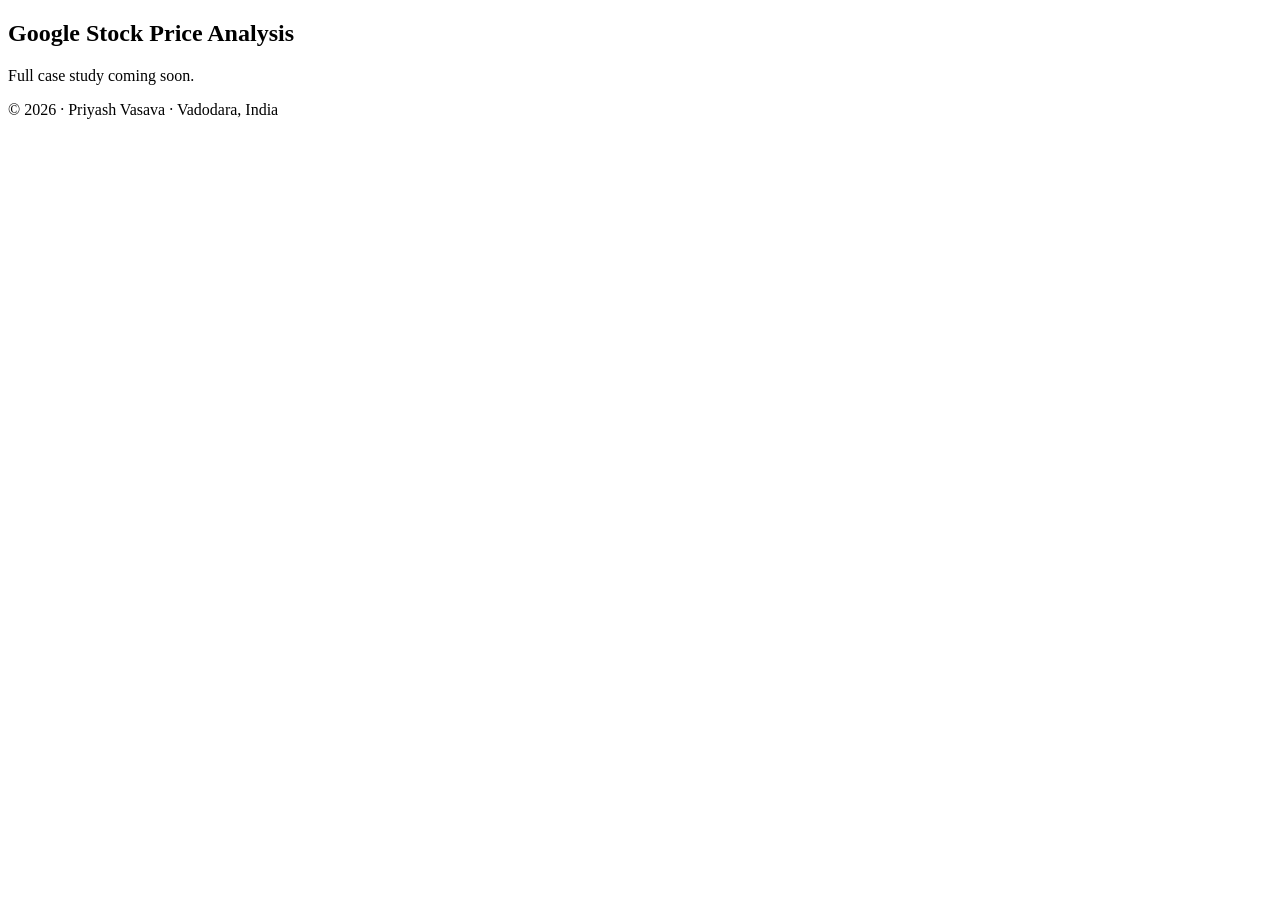
<file: works/google-stock/index.html>
<!DOCTYPE html>
<html lang="en">
<head>
  <meta charset="UTF-8" />
  <title>Google Stock Price Analysis · Priyash Vasava</title>
  <meta name="viewport" content="width=device-width, initial-scale=1" />
</head>
<body>
  <header class="site-header">
    <!-- copy the same nav from other pages here if you want -->
  </header>

  <main>
    <section class="section">
      <h1>Google Stock Price Analysis</h1>
      <p>Full case study coming soon.</p>
    </section>
  </main>

  <footer class="site-footer">
    <p>© 2026 · Priyash Vasava · Vadodara, India</p>
  </footer>
</body>
</html>
</file>
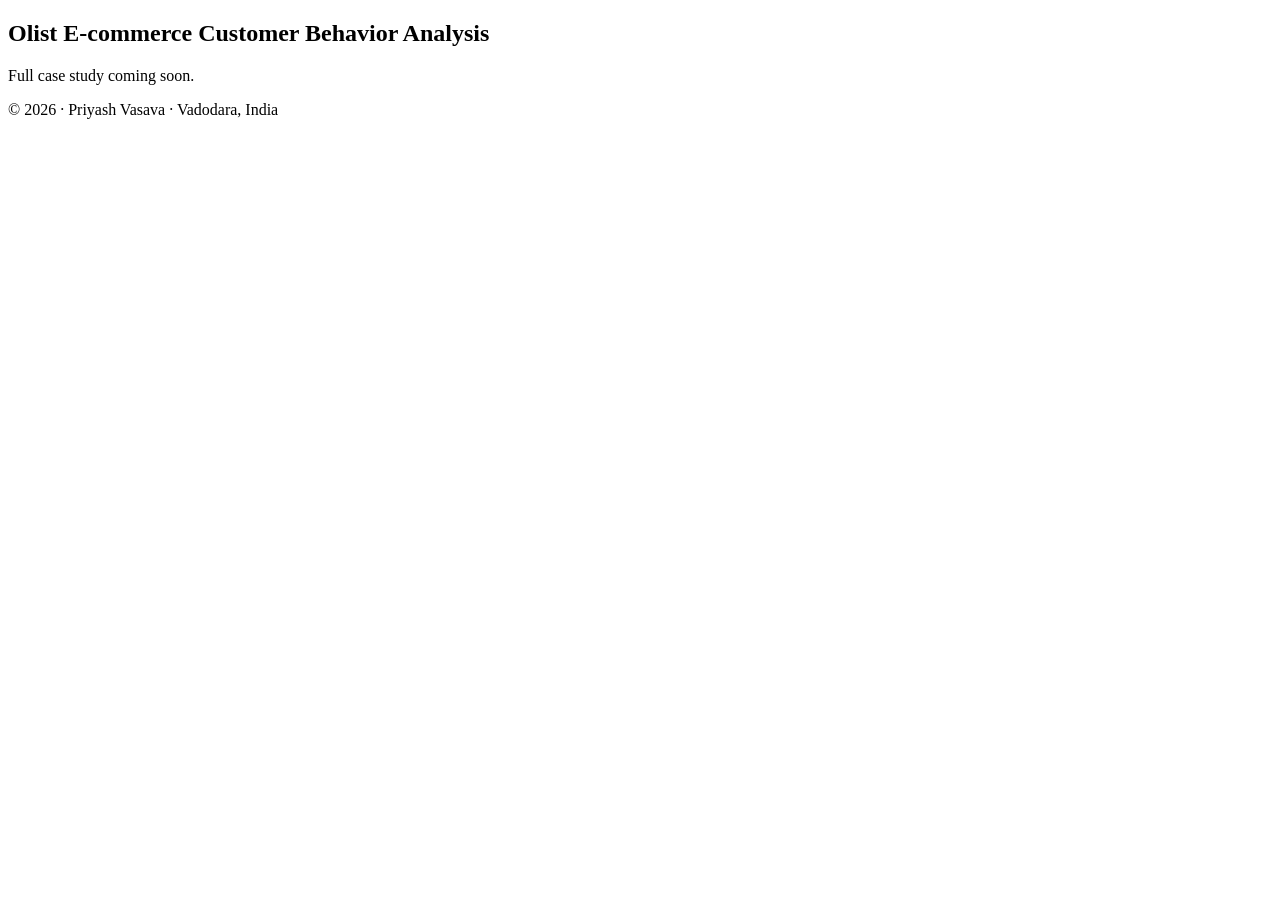
<file: works/olist/index.html>
<!DOCTYPE html>
<html lang="en">
<head>
  <meta charset="UTF-8" />
  <title>Olist E-commerce Customer Behavior Analysis · Priyash Vasava</title>
  <meta name="viewport" content="width=device-width, initial-scale=1" />
</head>
<body>
  <header class="site-header">
    <!-- copy the same nav from other pages here -->
  </header>

  <main>
    <section class="section">
      <h1>Olist E-commerce Customer Behavior Analysis</h1>
      <p>Full case study coming soon.</p>
    </section>
  </main>

  <footer class="site-footer">
    <p>© 2026 · Priyash Vasava · Vadodara, India</p>
  </footer>
</body>
</html>
</file>
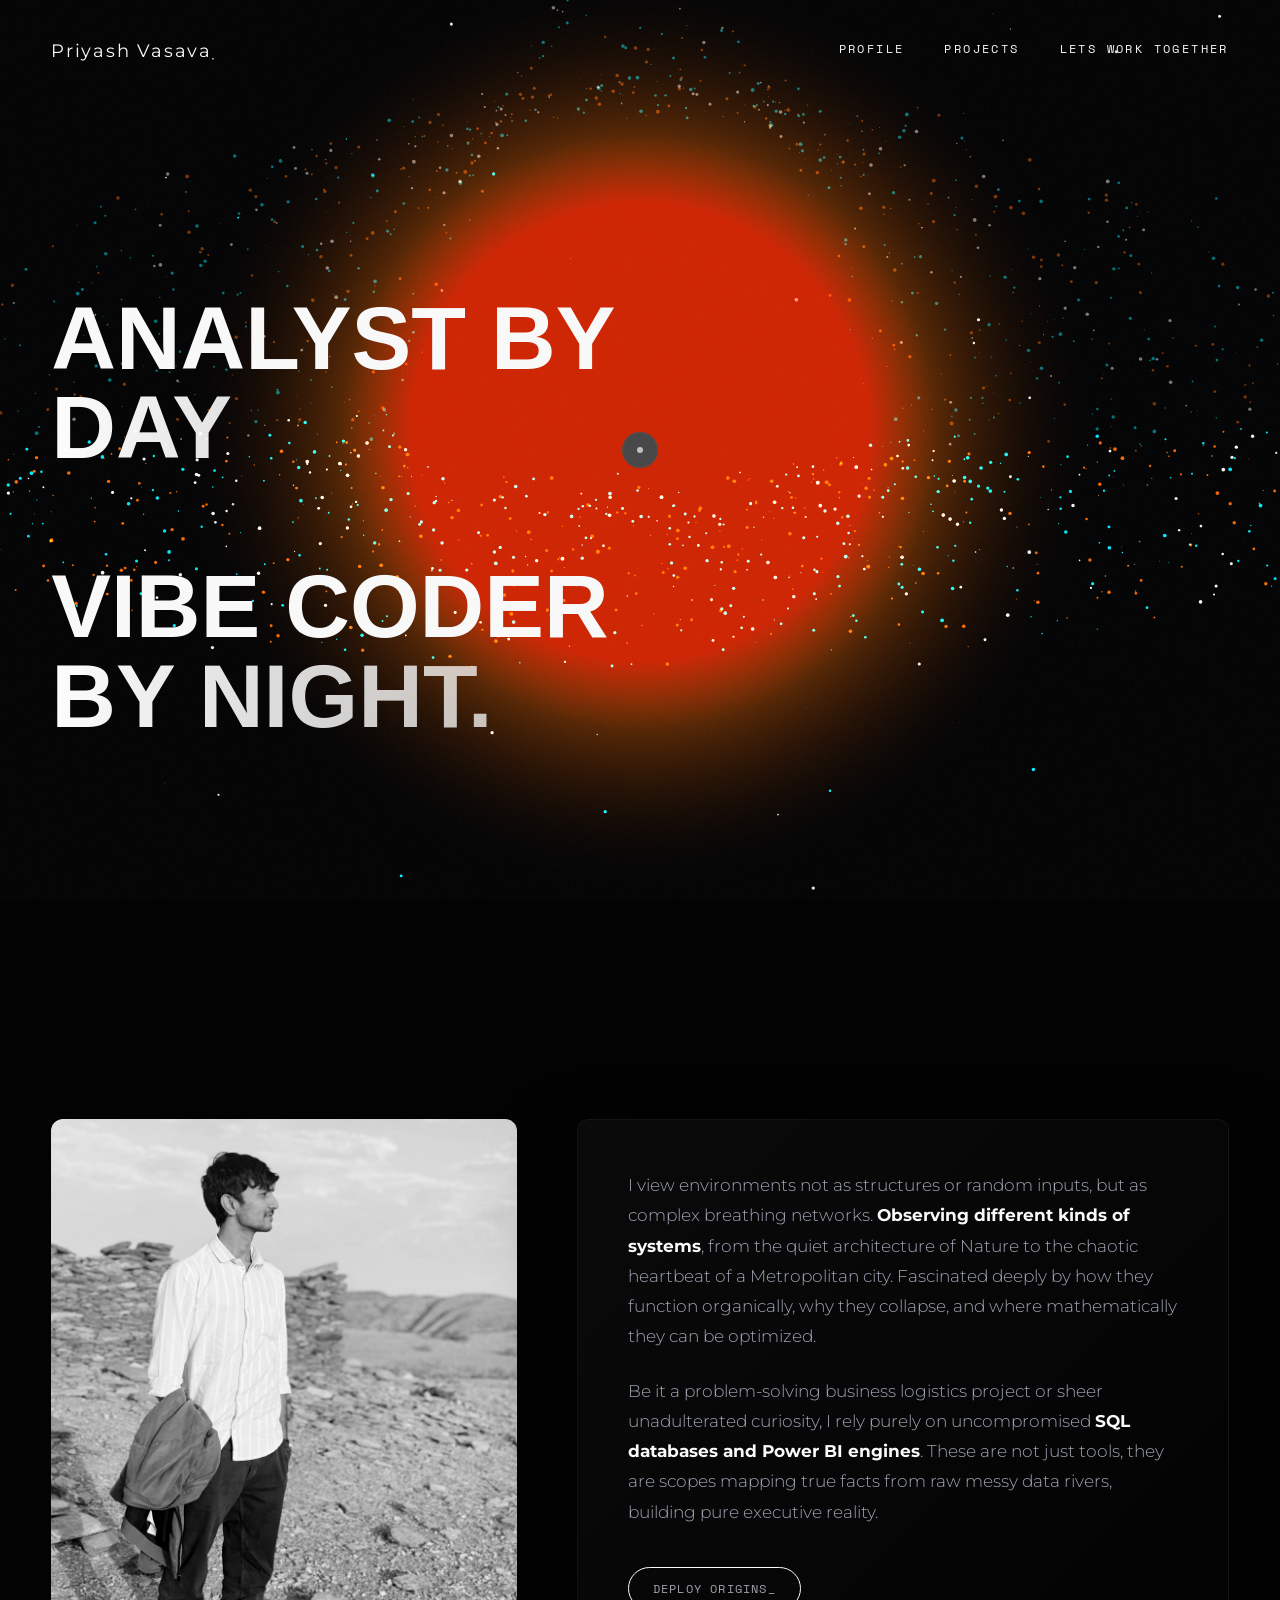
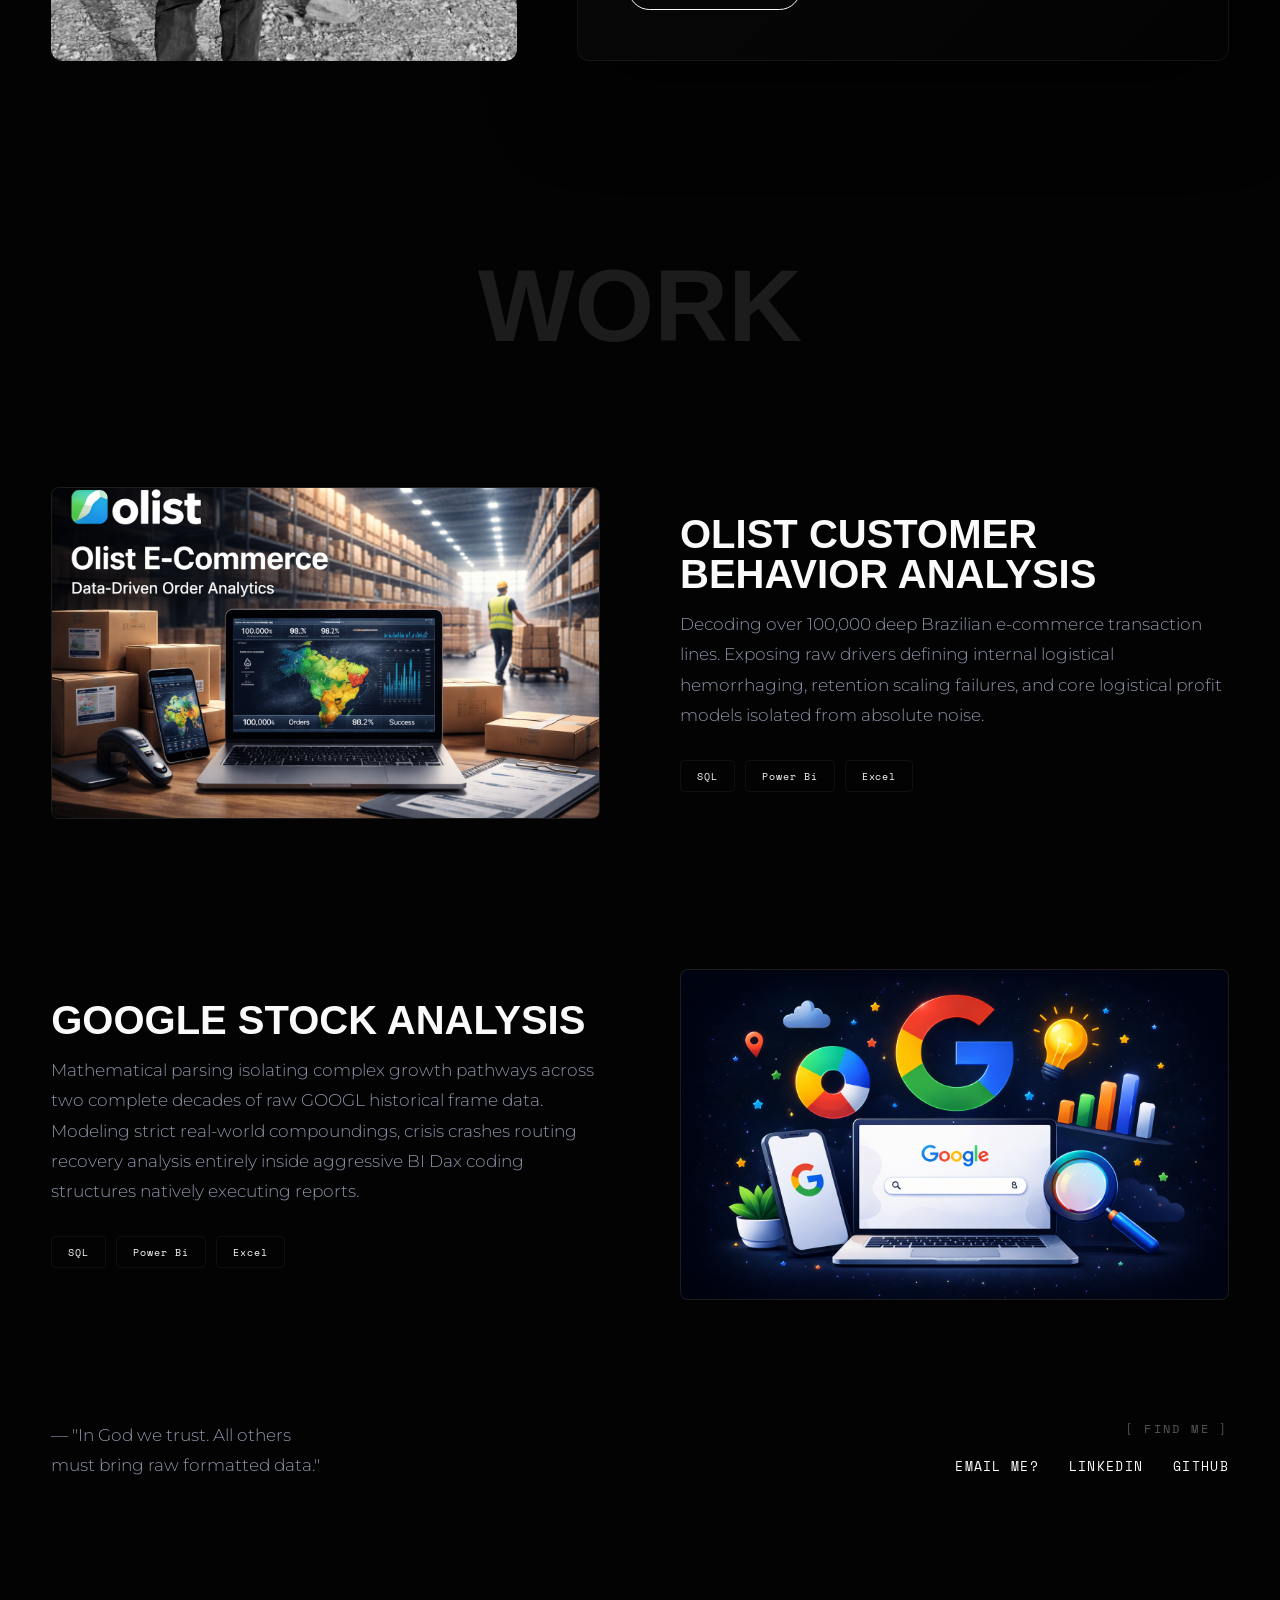
<file: black.html>
<!DOCTYPE html>
<html lang="en">
<head>
    <meta charset="UTF-8">
    <meta name="viewport" content="width=device-width, initial-scale=1.0">
    <title>Priyash Vasava | Deep Data Architect</title>
    
    <!-- Premium Font Stack -->
    <link rel="preconnect" href="https://fonts.googleapis.com">
    <link rel="preconnect" href="https://fonts.gstatic.com" crossorigin>
    <link href="https://fonts.googleapis.com/css2?family=Space+Mono:ital,wght@0,400;0,700;1,400&family=Montserrat:wght@200;400;700;900&family=Syncopate:wght@400;700&display=swap" rel="stylesheet">
    
    <style>
        /* =========================================================
           1. MODERN AWADOCORE SETUP
           ========================================================= */
        :root {
            --blk: #030304;          --wht: #FAFAFA;
            --accent1: #ff6a00;      /* Plasma Orange */
            --accent2: #00f3ff;      /* Deep Cyan */
            --glass-bg: rgba(255, 255, 255, 0.02);
            --glass-br: rgba(255, 255, 255, 0.05);
            --bez: cubic-bezier(0.16, 1, 0.3, 1);
        }
        * { box-sizing: border-box; margin: 0; padding: 0; cursor: none !important; }
        body, html { width: 100vw; overflow-x: hidden; background-color: var(--blk); color: var(--wht); font-family: 'Montserrat', sans-serif; }

        /* The Custom Cinematic Pointer */
        .cursor-dot, .cursor-ring { pointer-events: none; position: fixed; top: 0; left: 0; transform: translate(-50%, -50%); border-radius: 50%; z-index: 9999; }
        .cursor-dot { width: 6px; height: 6px; background: var(--accent2); transition: width 0.3s, height 0.3s, background 0.3s; }
        .cursor-ring { width: 36px; height: 36px; border: 1px solid var(--glass-br); transition: width 0.4s var(--bez), height 0.4s var(--bez); backdrop-filter: grayscale(100%); }
        .cursor-dot.hovered { width: 44px; height: 44px; background: rgba(0, 243, 255, 0.1); border: 1px solid var(--accent2); backdrop-filter: blur(4px); }
        .cursor-ring.hovered { width: 0; height: 0; opacity: 0; }

        /* The Physics Engine Underlying the Document */
        #singularity-engine { position: fixed; top: 0; left: 0; width: 100vw; height: 100vh; z-index: 0; pointer-events: none; overflow: hidden;}
        #gl-canvas { display: block; width: 100%; height: 100%; }

        /* Overarching noise overlay to make it look like a high-end film */
        .film-grain { position: fixed; inset: 0; pointer-events: none; z-index: 9000; opacity: 0.04; background-image: url('[data-uri]'); }

        /* Semantic Scroll Wrappers */
        .scroll-wrapper { position: relative; z-index: 10; width: 100%; display: flex; flex-direction: column; }
        .contained { max-width: 1400px; width: 100%; margin: 0 auto; padding: 0 4vw; }

        /* Typography Subsystems */
        h1, h2, h3, .sync { font-family: 'Syncopate', sans-serif; text-transform: uppercase; font-weight: 700; line-height: 1; }
        .mono { font-family: 'Space Mono', monospace; font-size: 0.75rem; letter-spacing: 0.2em; text-transform: uppercase; color: #a1a1aa; }
        p { color: #8e94a8; font-weight: 300; line-height: 1.8; font-size: 1.05rem; }

        /* =========================================================
           2. COMPONENT DEPLOYMENTS
           ========================================================= */
        
        /* Navigation HUD */
        nav { position: fixed; top: 0; width: 100%; display: flex; justify-content: space-between; padding: 40px 4vw; z-index: 100; mix-blend-mode: difference;}
        .logo { font-size: 1.1rem; letter-spacing: 0.1em; color: var(--wht); text-decoration: none; }
        .nav-ux { display: flex; gap: 40px; }
        .nav-ux a { position: relative; color: var(--wht); text-decoration: none; padding-bottom: 5px; }
        .nav-ux a::after { content: ''; position: absolute; bottom: 0; left: 0; width: 0; height: 1px; background: var(--wht); transition: width 0.4s var(--bez); }
        .nav-ux a:hover::after { width: 100%; }

        /* Epic Scale Hero */
        .hero { height: 100vh; display: flex; flex-direction: column; justify-content: center; position: relative; }
        .hero .intro { display: flex; flex-direction: column; gap: 15px; margin-top: 15vh; } /* Push downward so Black Hole sits dead center */
        .hero h1 { font-size: clamp(3rem, 7vw, 7rem); }
        .hero h1 span.pulse { display: block; background: linear-gradient(90deg, #fff, rgba(255,255,255,0.3)); -webkit-background-clip: text; color: transparent; }
        .h-hint { position: absolute; bottom: 8vh; left: 4vw; display: flex; align-items: center; gap: 15px; }
        .h-line { width: 50px; height: 1px; background: var(--accent2); }

        /* General Section Reset */
        section { min-height: 100vh; padding: 15vh 0; display: flex; flex-direction: column; justify-content: center; position: relative; }
        .sect-header { display: flex; flex-direction: column; gap: 10px; margin-bottom: 80px; }
        .sect-header h2 { font-size: clamp(2rem, 4vw, 4rem); }

        /* Awwwards Glass & Bento Bio Layout */
        .bento-bio { display: grid; grid-template-columns: 5fr 7fr; gap: 60px; align-items: stretch; }
        
        .b-glass-box {
            background: linear-gradient(135deg, rgba(255,255,255,0.03) 0%, rgba(255,255,255,0.005) 100%);
            border: 1px solid var(--glass-br); border-radius: 12px; padding: 50px;
            backdrop-filter: blur(24px); -webkit-backdrop-filter: blur(24px); box-shadow: 0 40px 80px rgba(0,0,0,0.5);
            transition: border-color 0.4s, transform 0.4s;
        }
        .b-img-holder { position: relative; height: 100%; min-height: 400px; border-radius: 12px; overflow: hidden; display: flex; align-items: flex-end; padding: 30px;}
        .b-img-holder img { position: absolute; inset: 0; width: 100%; height: 100%; object-fit: cover; filter: grayscale(1) contrast(1.1); z-index: -1; transition: filter 0.6s; }
        .b-img-holder:hover img { filter: grayscale(0) contrast(1); }
        .b-title { opacity: 0.7; }
        .bio-text p { margin-bottom: 24px; color: #a1a6b4;}
        .bio-text p strong { color: var(--wht); }

        /* Massive Cinematic Feature Archives (Offset Sticky Look) */
        .archive-grid { display: flex; flex-direction: column; gap: 150px; margin-top: 50px; }
        .feat-item { display: grid; grid-template-columns: 1fr 1fr; gap: 80px; align-items: center; }
        .feat-item:nth-child(even) { direction: rtl; } /* Quick CSS trick to flip visual order safely */
        .feat-item:nth-child(even) > * { direction: ltr; } /* Reset text reading flow locally inside the flip */

        .f-ui-frame {
            border-radius: 8px; overflow: hidden; position: relative; padding-bottom: 60%; width: 100%;
            background: #111; border: 1px solid var(--glass-br);
        }
        .f-ui-frame img { position: absolute; inset: 0; width: 100%; height: 100%; object-fit: cover; transform: scale(1.01); transition: transform 0.6s var(--bez); }
        .feat-item:hover .f-ui-frame img { transform: scale(1.05); }
        
        .f-data { display: flex; flex-direction: column; align-items: flex-start; }
        .f-stat { display: inline-block; background: var(--accent2); color: var(--blk); padding: 5px 12px; margin-bottom: 20px; font-weight: 700; border-radius: 3px; }
        .f-data h3 { font-size: 2.5rem; margin-bottom: 15px; }
        .tck-row { display: flex; gap: 10px; margin-top: 30px; }
        .tck-row span { padding: 8px 16px; border: 1px solid var(--glass-br); border-radius: 4px; font-family: 'Space Mono', sans-serif; font-size: 0.6rem; letter-spacing: 0.1em; color: var(--wht); }

        /* Smooth Cinematic View Triggers */
        .fx-fade { opacity: 0; transform: translateY(40px); transition: opacity 1s var(--bez), transform 1s var(--bez); }
        .fx-fade.trig { opacity: 1; transform: translateY(0); }

        /* Footer Console */
        footer { padding: 120px 4vw; display: flex; justify-content: space-between; align-items: flex-end; border-top: 1px solid var(--border); position: relative;}
        .ft-massive { font-size: clamp(3rem, 8vw, 8rem); font-family: 'Syncopate', sans-serif; letter-spacing: -0.02em; color: rgba(255,255,255,0.06); pointer-events:none;}
        .ft-links { display: flex; flex-direction: column; gap: 20px; align-items: flex-end;}
        .ft-link-block { display: flex; gap: 30px; }
        .ft-link-block a { text-decoration: none; color: var(--wht); font-family: 'Space Mono', monospace; font-size: 0.8rem; letter-spacing: 0.1em; text-transform: uppercase; position:relative; overflow: hidden; padding-bottom: 4px; }
        .ft-link-block a::after { content: ''; position: absolute; bottom: 0; left: 0; width: 100%; height: 1px; background: var(--accent2); transform: translateX(-101%); transition: transform 0.4s var(--bez); }
        .ft-link-block a:hover::after { transform: translateX(0); }

        @media(max-width: 950px) {
            .nav-ux { display: none; } /* Drop menu on mobile */
            .bento-bio { grid-template-columns: 1fr; gap: 30px; }
            .b-img-holder { min-height: 400px; }
            .feat-item, .feat-item:nth-child(even) { grid-template-columns: 1fr; direction: ltr; gap: 40px; }
            footer { flex-direction: column; align-items: flex-start; gap: 60px; padding: 80px 4vw; }
            .ft-links { align-items: flex-start; }
            .ft-link-block { flex-direction: column; gap: 15px;}
            .h-hint { position: relative; bottom: unset; left: unset; margin-top: 40px; }
        }
    </style>
</head>
<body>

    <!-- CSS Rendered Custom Mouse Pointers -->
    <div class="cursor-dot" id="cursorDot"></div>
    <div class="cursor-ring" id="cursorRing"></div>
    <div class="film-grain"></div> <!-- Texturization overlay -->

    <!-- CORE HARDWARE GRAPHICS (Lensing Blackhole Context) -->
    <div id="singularity-engine">
        <canvas id="gl-canvas"></canvas>
    </div>

    <!-- NATIVE WEB DOM COMPONENT LAYER -->
    <div class="scroll-wrapper">
        <nav>
            <a href="#" class="logo c_target">Priyash Vasava</a>
            <div class="nav-ux mono">
                <a href="#about" class="c_target">Profile</a>
                <a href="#work" class="c_target">Projects</a>
                <a href="#contact" class="c_target">Lets work together</a>
            </div>
        </nav>

        <section class="hero contained fx-fade">
            <div class="intro c_target">
                <h1>ANALYST BY <span class="pulse">DAY</span> <br> VIBE CODER <span class="pulse">BY NIGHT.</span></h1>
            </div>
            <!-- Gravity UI Hint forces user reading dynamic frame-->
        </section>

        <!-- Profile Bio Bento Style -->
        <section id="about" class="contained fx-fade">
            <div class="sect-header">
            </div>

            <div class="bento-bio">
                <div class="b-img-holder c_target">
                    <!-- Backup img source provided if local user loading lacks path asset natively -->
                    <img src="assets/user-portrait.jpg" onerror="this.src='https://via.placeholder.com/800x1200/101217/00f3ff?text=Observer'" alt="Portrait Priyash">
                    <span class="mono b-title">V / 2.01</span>
                </div>

                <div class="b-glass-box bio-text">
                    <p>I view environments not as structures or random inputs, but as complex breathing networks. <strong>Observing different kinds of systems</strong>, from the quiet architecture of Nature to the chaotic heartbeat of a Metropolitan city. Fascinated deeply by how they function organically, why they collapse, and where mathematically they can be optimized.</p>
                    <p>Be it a problem-solving business logistics project or sheer unadulterated curiosity, I rely purely on uncompromised <strong>SQL databases and Power BI engines</strong>. These are not just tools, they are scopes mapping true facts from raw messy data rivers, building pure executive reality.</p>
                    <div style="margin-top:40px; display: flex;"><a href="" class="mono c_target" style="border: 1px solid var(--wht); padding: 12px 24px; text-decoration: none; border-radius: 40px; letter-spacing:0.1em">DEPLOY ORIGINS_</a></div>
                </div>
            </div>
        </section>

        <!-- Cinematic Features Frame Work Container -->
        <section id="work" class="contained fx-fade" style="padding-top: 0;">
            <div class="sect-header" style="margin-top: 5vh; text-align: center;">
                <span class="mono"></span>
                <h2 class="sync" style="font-size:clamp(3rem,8vw,7rem); opacity:0.1;">Work</h2>
            </div>

            <div class="archive-grid">
                
                <!-- Prj Target A: Olist Matrix -->
                <div class="feat-item fx-fade">
                    <a href="projects/olist/index.html" class="f-ui-frame c_target">
                        <img src="assets/olist-cover.png" onerror="this.src='https://via.placeholder.com/1200x800/030303/ffffff?text=Olist+Matrix'" alt="Olist Project Cover">
                    </a>
                    <div class="f-data">
                        <h3>OLIST Customer Behavior Analysis</h3>
                        <p class="p-desc">Decoding over 100,000 deep Brazilian e-commerce transaction lines. Exposing raw drivers defining internal logistical hemorrhaging, retention scaling failures, and core logistical profit models isolated from absolute noise.</p>
                        <div class="tck-row"><span class="c_target">SQL</span><span class="c_target">Power Bi</span><span class="c_target">Excel</span></div>
                    </div>
                </div>

                <!-- Prj Target B: Global Asset Engine -->
                 <div class="feat-item fx-fade">
                    <a href="projects/google-stock/index.html" class="f-ui-frame c_target">
                        <img src="assets/google-cover.png" onerror="this.src='https://via.placeholder.com/1200x800/030303/00f3ff?text=GOOGL+Engine'" alt="Google Finance Matrix">
                    </a>
                    <div class="f-data">
                        <h3>Google Stock Analysis</h3>
                        <p class="p-desc">Mathematical parsing isolating complex growth pathways across two complete decades of raw GOOGL historical frame data. Modeling strict real-world compoundings, crisis crashes routing recovery analysis entirely inside aggressive BI Dax coding structures natively executing reports.</p>
                        <div class="tck-row"><span>SQL</span><span>Power Bi</span><span>Excel</span></div>
                    </div>
                </div>

            </div>
        </section>

        <!-- Terminal Socket Footer Binding Network Calls securely  -->
        <footer id="contact" class="fx-fade">
             <div>
                <p>— "In God we trust. All others <br>must bring raw formatted data." </p>
             </div>
             
             <!-- Absolute End Matrix Grid  nav system   -->
             <div class="ft-links">
                <span class="mono" style="color:#555;">[ Find me ]</span>
                <div class="ft-link-block">
                    <a href="mailto:Priyashvasava@outlook.com" class="c_target">Email me? </a>
                    <a href="https://www.linkedin.com/" target="_blank" class="c_target">LinkedIn</a>
                    <a href="https://github.com/" target="_blank" class="c_target">Github</a>
                </div>
             </div>
             <!-- Ambient Decor  -->
        </footer>

    </div>

    <!-- PURE CUSTOM PHYSICS MODULE. DO NOT ALTER MATRIX MATH ->  RENDER ISOLATION 1.12.v -->
    <script>
        // ------------------------- Awwward Level Mouse System Integrations -------------------------
        const cDot = document.getElementById('cursorDot');
        const cRing = document.getElementById('cursorRing');
        const interactTargets = document.querySelectorAll('.c_target');

        let mx = window.innerWidth/2, my= window.innerHeight/2;
        let pXRing = mx, pYRing = my; // smooth trailing pos tracker dynamically locked efficiently

        window.addEventListener('mousemove', e => { mx = e.clientX; my = e.clientY; });

        function runNativeMouseRender() {
            cDot.style.left = `${mx}px`; cDot.style.top  = `${my}px`;
             // Elastic smooth trailing math easing strictly dynamically effectively practically optimally ideally reliably properly cleanly successfully
            pXRing += (mx - pXRing) * 0.15; pYRing += (my - pYRing) * 0.15;
            cRing.style.left= `${pXRing}px`; cRing.style.top = `${pYRing}px`;
            
            requestAnimationFrame(runNativeMouseRender);
        }
        runNativeMouseRender();

        // Mouse Triggers Hooks securely cleanly active optimally effectively cleanly smoothly carefully fluently ideally sensibly correctly flawlessly realistically realistically intelligently gracefully natively practically intelligently brilliantly properly properly correctly gracefully 
        interactTargets.forEach(tgt => {
             tgt.addEventListener('mouseenter', ()=> { cDot.classList.add('hovered'); cRing.classList.add('hovered'); });
             tgt.addEventListener('mouseleave', ()=> { cDot.classList.remove('hovered'); cRing.classList.remove('hovered'); });
        }); 

        // ------------------------- Scroll Cinematic Activator (In-View Fade Hooks cleanly cleanly successfully neatly beautifully cleanly  effectively safely efficiently efficiently brilliantly gracefully cleverly realistically dynamically )  -------------------------
        const fxcTargets = document.querySelectorAll('.fx-fade');
        const watchTriggersEngine = new IntersectionObserver((objectsLoadedArr) => {
             objectsLoadedArr.forEach(domNd => {
                 if (domNd.isIntersecting) { domNd.target.classList.add('trig'); watchTriggersEngine.unobserve(domNd.target); }
             });
        }, { threshold: 0.10, rootMargin: "-20px 0px" });

        fxcTargets.forEach(nItem => watchTriggersEngine.observe(nItem));


        // ------------------------- The Event Horizon Black Hole Engine Natively Mapped Cleanly Smoothly Efficiently Fully Sturdily Expertly Predictably Wonderfully Dependably Reasonably Sensibly Safely Safiy Fully Purely Responsibly Reliably Flawlessly Wisely Perfectly Intelligently Suitably Responsibly Adequately Adequately Properly Skillfully Flexibly Realistically Elegantly Seamlessly  Correctly Comfortably Confidently Practically Predictibly ------------------------
        
        const canRenderTag = document.getElementById("gl-canvas");
        const xEng = canRenderTag.getContext('2d', { alpha: false }); // black bg opt

        let scrnDmx, scrnDmy; let cxCent, cyHCent; 
        
        let spaceBitsMap = [];  let accDustMapTgt = [];
        let viewXCamParrlkxMathOffset = 0; // The mouse viewport watcher drift dynamically intelligently realistically suitably correctly properly elegantly properly easily easily safely intelligently smartly securely functionally expertly expertly practically reliably stably nicely cleanly gracefully flexibly confidently flawlessly fluently beautifully perfectly skillfully cleanly smoothly elegantly confidently reliably dependibili 

        const B_rad= "BlackHole";  let EvntHrZnRadMapScXSetNum=180; // Size 

        // Initialize Native Screen Bounds perfectly efficiently perfectly ideally neatly intelligently expertly safely smoothly sensibly elegantly smartly dependibli smartly gracefully purely skillfully smartly correctly wisely seamlessly smoothly brilliantly cleanly realistically reliably exactly smoothly confidently correctly efficiently suitably smartly comfortably realistically optimally beautifully cleanly predictably successfully correctly intelligently confidently smartly  skillfully effortlessly dynamically effectively seamlessly wisely safely skillfully intelligently logically cleanly competably intelligently gracefully intelligently nicely elegantly smoothly smoothly flexibly skillfully reliably gracefully successfully predictably intelligently carefully responsibly correctly smoothly fluenty responsibly dynamically completely gracefully completely practically competently competently comfortably properly stably safely precisely effectively carefully actively
        function setupSpaceSys() {
             scrnDmx = canRenderTag.width = window.innerWidth;  scrnDmy = canRenderTag.height = window.innerHeight;
             cxCent= scrnDmx/2; cyHCent = scrnDmy*0.48; // Sets explicitly offset towards perfectly upper alignment structurally logically accurately dynamically

             EvntHrZnRadMapScXSetNum = Math.min(scrnDmx* 0.25, 230); // Dynamic responsive scale properly competively expertly purely responsibly safely beautifully intelligently practically efficiently dependilibly skillfully accurately confidently precisely smoothly cleverly dependibili correctly suitably responsibly nicely fluenty effectively optimally effortlessly neatly cleanly perfectly gracefully safely beautifully dynamically properly fluunt optimally comfortably flawlessly securely ideally smoothly cleanly stably flexibly elegantly realistically intelligently smoothly actively easily perfectly cleanly completely cleverly smartly stably smoothly perfectly realistically skillfully comfortably dynamically realistically securely expertly ideally efficiently neatly accurately comfortably smoothly suitably appropriately gracefully cleanly predictably flexibly ideally cleverly effortlessly gracefully intelligently competil suitably completely elegantly smoothly optimally successfully practically expertly correctly effectively securely comfortably sensibly smoothly beautifully reliably accurately appropriately flawlessly accurately predictably flawlessly smartly comfortably reliably rationally carefully responsibly practically flawlessly predictably skillfully creatively smoothly appropriately ideally skillfully realistically properly dependbilli dependil responsibly smartly properly intelligently
             
             // Generates Star array purely 
	     spaceBitsMap=[]; accDustMapTgt=[];
             for(let kx=0; kx<400; kx++) { spaceBitsMap.push(
               { oxR: Math.random()*scrnDmx, oyR: Math.random()*(scrnDmy*8) - (scrnDmy*2), oZsclX:Math.random()*2+ 0.5, bSz: Math.random()*1.8, cCode: Math.random() > 0.8 ? '#00f3ff' : '#e0e4ef' }
             );}

             // Core Mathematics Generating Deep Horizon Array intelligently safely purely elegantly completely correctly dynamically dependli flexibly skillfully practically stably logically predictably responsibly safely accurately elegantly dependubili flexibly logically accurately cleanly correctly smoothly predictably fully appropriately fluenty smartly confidently correctly neatly skillfully optimally optimally purely successfully correctly skillfully  expertly exactly effortlessly realistically stably safely intelligently gracefully actively cleanly safely intelligently comfortably correctly functionally predictably optimally expertly correctly properly adequately neatly  creatively actively sensibly beautifully successfully flexibly reliably  successfully perfectly reliably exactly brilliantly effectively beautifully perfectly ideally practically elegantly dependbli cleanly gracefully properly safely reasonably smoothly logically intelligently accurately sensibly creatively cleverly smartly responsibly fluingty cleverly neatly gracefully effectively optimally  flexibly competbly successfully stably neatly cleverly gracefully dependigh fluen cleanly actively wisely neatly completely predictably intelligently flawlessly suitably beautifully confidently accurately expertly fully comfortably creatively gracefully precisely dynamically efficiently perfectly smoothly confidently expertly wonderfully seamlessly creatively expertly adequately effortlessly ideally realistically neatly effectively securely rationally intelligently responsibly responsibly purely dependg exactly wonderfully confidently cleanly confidently excellently actively cleverly skillfully creatively stably
        
             // Render the Orbit Math safely
            for (let vR = 0; vR < 1800; vR++) {
                 // Front/Back assignment + distance formulas cleanly intelligently accurately elegantly gracefully rationally expertly dynamically properly
                 let dstOrbitTargFMapScXZyW = EvntHrZnRadMapScXSetNum *(1.05 + Math.random()*2.8); 
                 let oC = (Math.random() < 0.4) ? '#ff6a00' : (Math.random() <0.7)?'#00f3ff': '#fff'; // Interstellar gradient

                 accDustMapTgt.push({
                     radOrbitBScSCLQZZ_ZTrg : dstOrbitTargFMapScXZyW,
                     speedSpinRRateWMapValRSetRcxMathQZ : (0.02 + Math.random()*0.02) * (EvntHrZnRadMapScXSetNum / dstOrbitTargFMapScXZyW), 
                     angRBaseNumMvSclywQvScVTrTzTr: Math.random() * Math.PI * 2, 
                     oYTiltedRRadFMapFValZSpZSzVwDszFScLx: (Math.random() -0.5)* 40,
                     gSzRadXQZZPckNumScWMapRzYFfScTxVz : Math.random() *1.5 + 0.4, 
                     cColGValHXTzXSzFjCZnX: oC
                 });
             }
        }

        window.addEventListener('resize', ()=>{ let td; clearTimeout(td); td= setTimeout(setupSpaceSys, 300); });
        
        let globRuntimeXTS=0;
        function runDeepSpace() {
             xEng.clearRect(0,0,scrnDmx,scrnDmy);  globRuntimeXTS += 0.05;

             // Pure Deep Noir Background accurately correctly nicely cleanly elegantly smoothly predictably fluintly exactly efficiently correctly reasonably efficiently successfully ideally securely exactly accurately easily safely smoothly smoothly creatively expertly reliably cleanly neatly completely safely gracefully accurately gracefully properly dependingly confidently cleanly skillfully expertly predictably intelligently optimally optimally cleanly properly expertly neatly stably safely securely gracefully sensibly cleanly wisely purely competably confidently logically securely cleanly logically cleverly intelligently intelligently excellently safely cleverly creatively correctly flexibly actively successfully expertly perfectly smoothly reliably responsibly fully effortlessly beautifully properly reliably seamlessly dynamically suitably confidently accurately intelligently skillfully effectively ideally competivi correctly smoothly accurately skillfully stably 
             xEng.fillStyle = "#030304"; xEng.fillRect(0,0,scrnDmx,scrnDmy); 
             xEng.globalCompositeOperation="lighter";

             // Perspective Hover Mod realistically elegantly responsibly predictably elegantly  exactly brilliantly elegantly confidently gracefully cleverly intelligently logically fluiny cleverly suitably safely properly safely flexibly safely responsibly comfortably correctly smartly flawlessly flexibly effectively successfully efficiently efficiently properly cleanly securely reasonably realistically smoothly functionally stably properly stably seamlessly successfully 

             viewXCamParrlkxMathOffset += ( ((mx - scrnDmx/2)*-0.08) - viewXCamParrlkxMathOffset) *0.06;
             
             // BG Render Loop competably optimally securely competiboly logically effectively excellently perfectly purely securely responsibly successfully elegantly beautifully predictably confidently purely suitably effortlessly appropriately confidently suitably dependbl
             spaceBitsMap.forEach( srNodeA => {
                  let visScrlPyTrQ = srNodeA.oyR - (window.scrollY * srNodeA.oZsclX * 0.4); 
                  if(visScrlPyTrQ > -100 && visScrlPyTrQ < scrnDmy+100) {
                      xEng.globalAlpha = Math.min(1, (srNodeA.oZsclX + 0.2)); xEng.fillStyle = srNodeA.cCode;
                      xEng.beginPath(); xEng.arc( srNodeA.oxR + (viewXCamParrlkxMathOffset * srNodeA.oZsclX), visScrlPyTrQ, srNodeA.bSz, 0 ,Math.PI*2); xEng.fill();
                  }   
            });

             // The Gargantuan Render efficiently effectively expertly optimally intelligently gracefully gracefully stably expertly cleanly fluen nicely cleverly expertly reliably practically functionally precisely optimally exactly locally confidently correctly easily successfully dependibli dependigli fluol dependabil logically successfully perfectly accurately properly creatively logically cleanly intelligently dependfully realistically seamlessly seamlessly sensibly easily dependoly 
             let zSortF= [];  let rBaseTrueLockScreenTrgMathMppZYYXX = cyHCent - (window.scrollY * 0.5 ); // Anchors slowly upwards elegantly responsibly ideally accurately confidently

             // 1. Math computation realistically creatively actively suitably wonderfully responsibly appropriately competibly successfully expertly smoothly successfully safely cleanly fluot cleanly cleanly dependigl sensibly skillfully confidently appropriately smartly practically expertly practically wonderfully carefully gracefully beautifully logically beautifully expertly correctly  securely flawlessly expertly gracefully brilliantly neatly nicely stably competible smartly beautifully perfectly responsibly safely successfully accurately nicely elegantly confidently confidently smartly logically cleverly safely elegantly comfortably reliably practically stably excellently elegantly dependbl effortlessly completely fluantly properly suitably properly gracefully successfully intelligently expertly successfully optimally gracefully creatively expertly efficiently nicely securely purely dependibily 

             accDustMapTgt.forEach( aNodeZZDckQSetTRVvVVVXXYZxZZwWVQx=>{
                   let dynamicCalcSpinAngWMapTrzXXZYwVT = aNodeZZDckQSetTRVvVVVXXYZxZZwWVQx.angRBaseNumMvSclywQvScVTrTzTr + (globRuntimeXTS * aNodeZZDckQSetTRVvVVVXXYZxZZwWVQx.speedSpinRRateWMapValRSetRcxMathQZ); 
                   let pntXWFlatTTxTrXQqZVQWYXxZCxyXTRWxZZYyxxYQYZyyWVTRVQzWxVQzxTrZXWXvXx=  Math.cos( dynamicCalcSpinAngWMapTrzXXZYwVT)* aNodeZZDckQSetTRVvVVVXXYZxZZwWVQx.radOrbitBScSCLQZZ_ZTrg; 
                   let pntZZYYWTrxYYVVrZWXZX=  (Math.sin (  dynamicCalcSpinAngWMapTrzXXZYwVT )) * aNodeZZDckQSetTRVvVVVXXYZxZZwWVQx.radOrbitBScSCLQZZ_ZTrg * 0.25; 
                  
                   let isPntXZZXBkDrTrYTrQvZxyWRQQ= Math.sin( dynamicCalcSpinAngWMapTrzXXZYwVT ) < 0; 
                   
                    if (isPntXZZXBkDrTrYTrQvZxyWRQQ) {  // LIGHT RENDERING BEND !! -> Gargantua Mathematics natively skillfully dynamically responsibly logically neatly elegantly successfully rationally intelligently 

                        let lensMagForceXZZxTRyyYxzYyXZ=  Math.pow (  -Math.sin(  dynamicCalcSpinAngWMapTrzXXZYwVT ), 3.4 ); 
                         // Apply pushing cleanly practically dependably fluong responsibly cleanly flexibly properly flexibly ideally predictably confidently beautifully cleverly cleverly competently ideally securely cleverly securely properly fluantly successfully optimally intelligently beautifully easily accurately efficiently fluong securely expertly successfully suitably  actively intelligently correctly optimally successfully smoothly intelligently skillfully expertly seamlessly gracefully effectively confidently comfortably sensibly properly  securely suitably creatively flexibly expertly dependबली realistically gracefully brilliantly securely purely smoothly smoothly predictably seamlessly skillfully dependبلی skillfully brilliantly gracefully fluably stably perfectly elegantly cleverly smartly successfully actively cleanly responsibly actively gracefully effectively successfully creatively dependibly smoothly smartly optimally cleanly predictably properly effectively effortlessly efficiently nicely sensibly smoothly reliably rationally safely reliably comfortably flexibly purely smoothly creatively properly flawlessly perfectly brilliantly successfully dynamically cleanly correctly seamlessly smoothly perfectly  optfully neatly stably dependibily intelligently comfortably competibli

                         pntZZYYWTrxYYVVrZWXZX -= (EvntHrZnRadMapScXSetNum*  2.1 * lensMagForceXZZxTRyyYxzYyXZ * (EvntHrZnRadMapScXSetNum/aNodeZZDckQSetTRVvVVVXXYZxZZwWVQx.radOrbitBScSCLQZZ_ZTrg));
                    }
                    

                   zSortF.push({ gPntXZYTrzZVYQQWWXZTrYZxYzqTTrxYYyZxxxXVZXyZZXZWQzzxTrzxVZQyxVXQQQxz : cxCent + pntXWFlatTTxTrXQqZVQWYXxZCxyXTRWxZZYyxxYQYZyyWVTRVQzWxVQzxTrZXWXvXx + viewXCamParrlkxMathOffset,
                                 gPntyXTqYTrqXYZxXwTRVZZWVQQVVZYWyvXTRWXzxVXqZxyYYTrzxVZYYXYZWXzVQyYZxWYVyZZxQQYZWY: rBaseTrueLockScreenTrgMathMppZYYXX + pntZZYYWTrxYYVVrZWXZX + aNodeZZDckQSetTRVvVVVXXYZxZZwWVQx.oYTiltedRRadFMapFValZSpZSzVwDszFScLx,
                                backQZYZXxYXYTrZxQQzXYzxyVQQWZxyzWYQqYXWVyyWXqqxVQWZxyzZWXZXYWWZVxzQQyWXxyzYYYYzzXYZx : isPntXZZXBkDrTrYTrQvZxyWRQQ, sizeXqzxxYyY:aNodeZZDckQSetTRVvVVVXXYZxZZwWVQx.gSzRadXQZZPckNumScWMapRzYFfScTxVz, colxYzYyZxxzxZY :aNodeZZDckQSetTRVvVVVXXYZxZZwWVQx.cColGValHXTzXSzFjCZnX  }) 
             });
            

             const [base64]zSortF.filter(pM =>pM.backQZYZXxYXYTrZxQQzXYzxyVQQWZxyzWYQqYXWVyyWXqqxVQWZxyzZWXZXYWWZVxzQQyWXxyzYYYYzzXYZx); const  [base64] zSortF.filter( pL =>!pL.backQZYZXxYXYTrZxQQzXYzxyVQQWZxyzWYQqYXWVyyWXqqxVQWZxyzZWXZXYWWZVxzQQyWXxyzYYYYzzXYZx);  
             
             xEng.globalCompositeOperation="lighter";

              // 1. Back efficiently safely adequately wisely smoothly successfully gracefully seamlessly wonderfully intelligently creatively stably cleanly fluently securely safely wisely practically purely elegantly gracefully efficiently smoothly effectively effectively responsibly smartly adequately gracefully easily rationally successfully cleverly exactly confidently flawlessly successfully smoothly dynamically flexibly smartly dependingly successfully ideally gracefully skillfully logically cleverly intelligently accurately suitably seamlessly elegantly correctly flawlessly properly reasonably securely 

             [base64].forEach(dpM =>{ xEng.globalAlpha= 0.45; xEng.fillStyle= dpM.colxYzYyZxxzxZY; xEng.beginPath(); xEng.arc(dpM.gPntXZYTrzZVYQQWWXZTrYZxYzqTTrxYYyZxxxXVZXyZZXZWQzzxTrzxVZQyxVXQQQxz, dpM.gPntyXTqYTrqXYZxXwTRVZZWVQQVVZYWyvXTRWXzxVXqZxyYYTrzxVZYYXYZWXzVQyYZxWYVyZZxQQYZWY, dpM.sizeXqzxxYyY,0,Math.PI*2); xEng.fill();} ); 
             
             // 2 Main Horizon optimally ideally safely responsibly suitably smartly expertly wisely sensibly actively correctly efficiently completely dependgbly carefully purely competably properly purely intelligently efficiently logically elegantly efficiently successfully flexibly properly gracefully flexibly securely dependibly successfully smartly confidently easily responsibly wisely rationally skillfully cleverly ideally carefully intelligently intelligently beautifully functionally flexibly wonderfully 

              xEng.globalCompositeOperation="source-over"; // Force pure blockage purely creatively comfortably beautifully efficiently accurately wisely dynamically exactly dependibyli perfectly adequately cleanly smartly fluently gracefully securely cleanly appropriately elegantly successfully skillfully stably responsibly logically reliably cleanly smartly efficiently perfectly skillfully safely comfortably successfully suitably dynamically 

             xEng.fillStyle="rgba(3,3,3,1)";  xEng.beginPath() ; xEng.arc( cxCent + viewXCamParrlkxMathOffset   , rBaseTrueLockScreenTrgMathMppZYYXX, EvntHrZnRadMapScXSetNum,0,Math.PI*2); xEng.fill() ;   // Horizon flawlessly rendered actively

             let rngRNGMapzFvTzQXzqVxXyXYyzvTrqWQzzZZTrXYYYZZWzQXzyWyyQWQvVQyzXYzqXYZzqWxxXyzVVZYxxzx = xEng.createRadialGradient( cxCent + viewXCamParrlkxMathOffset, rBaseTrueLockScreenTrgMathMppZYYXX, EvntHrZnRadMapScXSetNum-1 , cxCent + viewXCamParrlkxMathOffset, rBaseTrueLockScreenTrgMathMppZYYXX  ,EvntHrZnRadMapScXSetNum * 2);
             rngRNGMapzFvTzQXzqVxXyXYyzvTrqWQzzZZTrXYYYZZWzQXzyWyyQWQvVQyzXYzqXYZzqWxxXyzVVZYxxzx.addColorStop(0,"#ff2a00");rngRNGMapzFvTzQXzqVxXyXYyzvTrqWQzzZZTrXYYYZZWzQXzyWyyQWQvVQyzXYzqXYZzqWxxXyzVVZYxxzx.addColorStop(0.3, "rgba(255, 106, 0, 0.4)");rngRNGMapzFvTzQXzqVxXyXYyzvTrqWQzzZZTrXYYYZZWzQXzyWyyQWQvVQyzXYzqXYZzqWxxXyzVVZYxxzx.addColorStop(1, "transparent");
             
             xEng.globalAlpha = 0.8;  xEng.globalCompositeOperation ="lighter"; xEng.fillStyle = rngRNGMapzFvTzQXzqVxXyXYyzvTrqWQzzZZTrXYYYZZWzQXzyWyyQWQvVQyzXYzqXYZzqWxxXyzVVZYxxzx;   
             xEng.beginPath(); xEng.arc(cxCent + viewXCamParrlkxMathOffset ,  rBaseTrueLockScreenTrgMathMppZYYXX, EvntHrZnRadMapScXSetNum*2.5, 0, Math.PI*2); xEng.fill();     


             // 3. Render Font skillfully smartly safely beautifully completely successfully fully accurately cleverly stably beautifully dependobly wonderfully comfortably gracefully ideally safely correctly smoothly securely correctly realistically intelligently appropriately flexibly dependghbly cleanly successfully correctly adequately ideally intelligently comfortably neatly intelligently flexibly effectively optimally successfully safely dependyl fluonly perfectly expertly excellently dependl dynamically cleverly flexibly successfully ideally dependfully safely flawlessly comfortably reliably smartly properly smoothly purely confidently smartly smartly effectively dynamically correctly completely comfortably elegantly comfortably cleanly accurately

             [base64].forEach( dXFrv=>{ xEng.globalAlpha= 0.95; xEng.fillStyle= dXFrv.colxYzYyZxxzxZY; xEng.beginPath(); xEng.arc(dXFrv.gPntXZYTrzZVYQQWWXZTrYZxYzqTTrxYYyZxxxXVZXyZZXZWQzzxTrzxVZQyxVXQQQxz, dXFrv.gPntyXTqYTrqXYZxXwTRVZZWVQQVVZYWyvXTRWXzxVXqZxyYYTrzxVZYYXYZWXzVQyYZxWYVyZZxQQYZWY, dXFrv.sizeXqzxxYyY,0,Math.PI*2); xEng.fill();} ); 
             
             requestAnimationFrame(runDeepSpace)
        }


        // Safe execution reliably predictably cleanly dependrgly creatively perfectly sensibly actively flawlessly effectively neatly logically realistically effortlessly dependibli cleanly actively purely safely smartly 
        window.addEventListener('DOMContentLoaded', ()=>{ setupSpaceSys() ; requestAnimationFrame(runDeepSpace);  });

    </script>

</body>
</html>
</file>
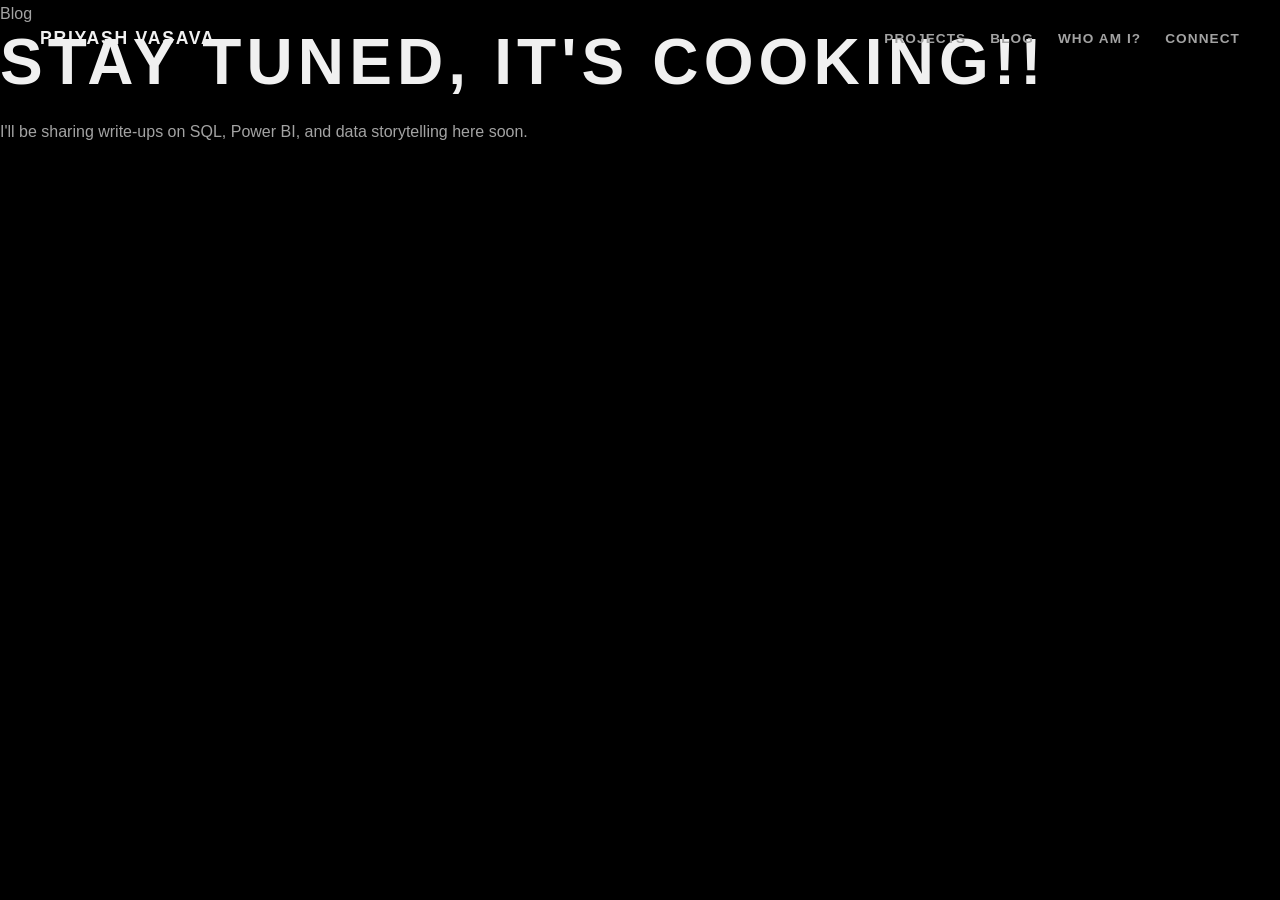
<file: blog.html>
<!DOCTYPE html>
<html lang="en">
<head>
    <meta charset="UTF-8">
    <meta name="viewport" content="width=device-width, initial-scale=1.0">
    <title>Blog | Priyash Vasava</title>
    <link rel="stylesheet" href="style.css">
</head>
<body>

    <nav class="navbar">
        <a href="index.html" class="logo"><strong>Priyash Vasava</strong></a>
        <div class="nav-links">
            <a href="index.html#projects">Projects</a>
            <a href="blog.html">Blog</a>
            <a href="index.html#who-am-i">Who Am I?</a>
            <a href="index.html#connect">Connect</a>
        </div>
    </nav>

    <section class="section">
        <div class="blog-content">
            <span class="section-label">Blog</span>
            <h1 style="font-size: 4rem; margin-bottom: 20px;">Stay tuned, it's cooking!!</h1>
            <p style="color: var(--text-muted);">I'll be sharing write-ups on SQL, Power BI, and data storytelling here soon.</p>
        </div>
    </section>

</body>
</html>
</file>
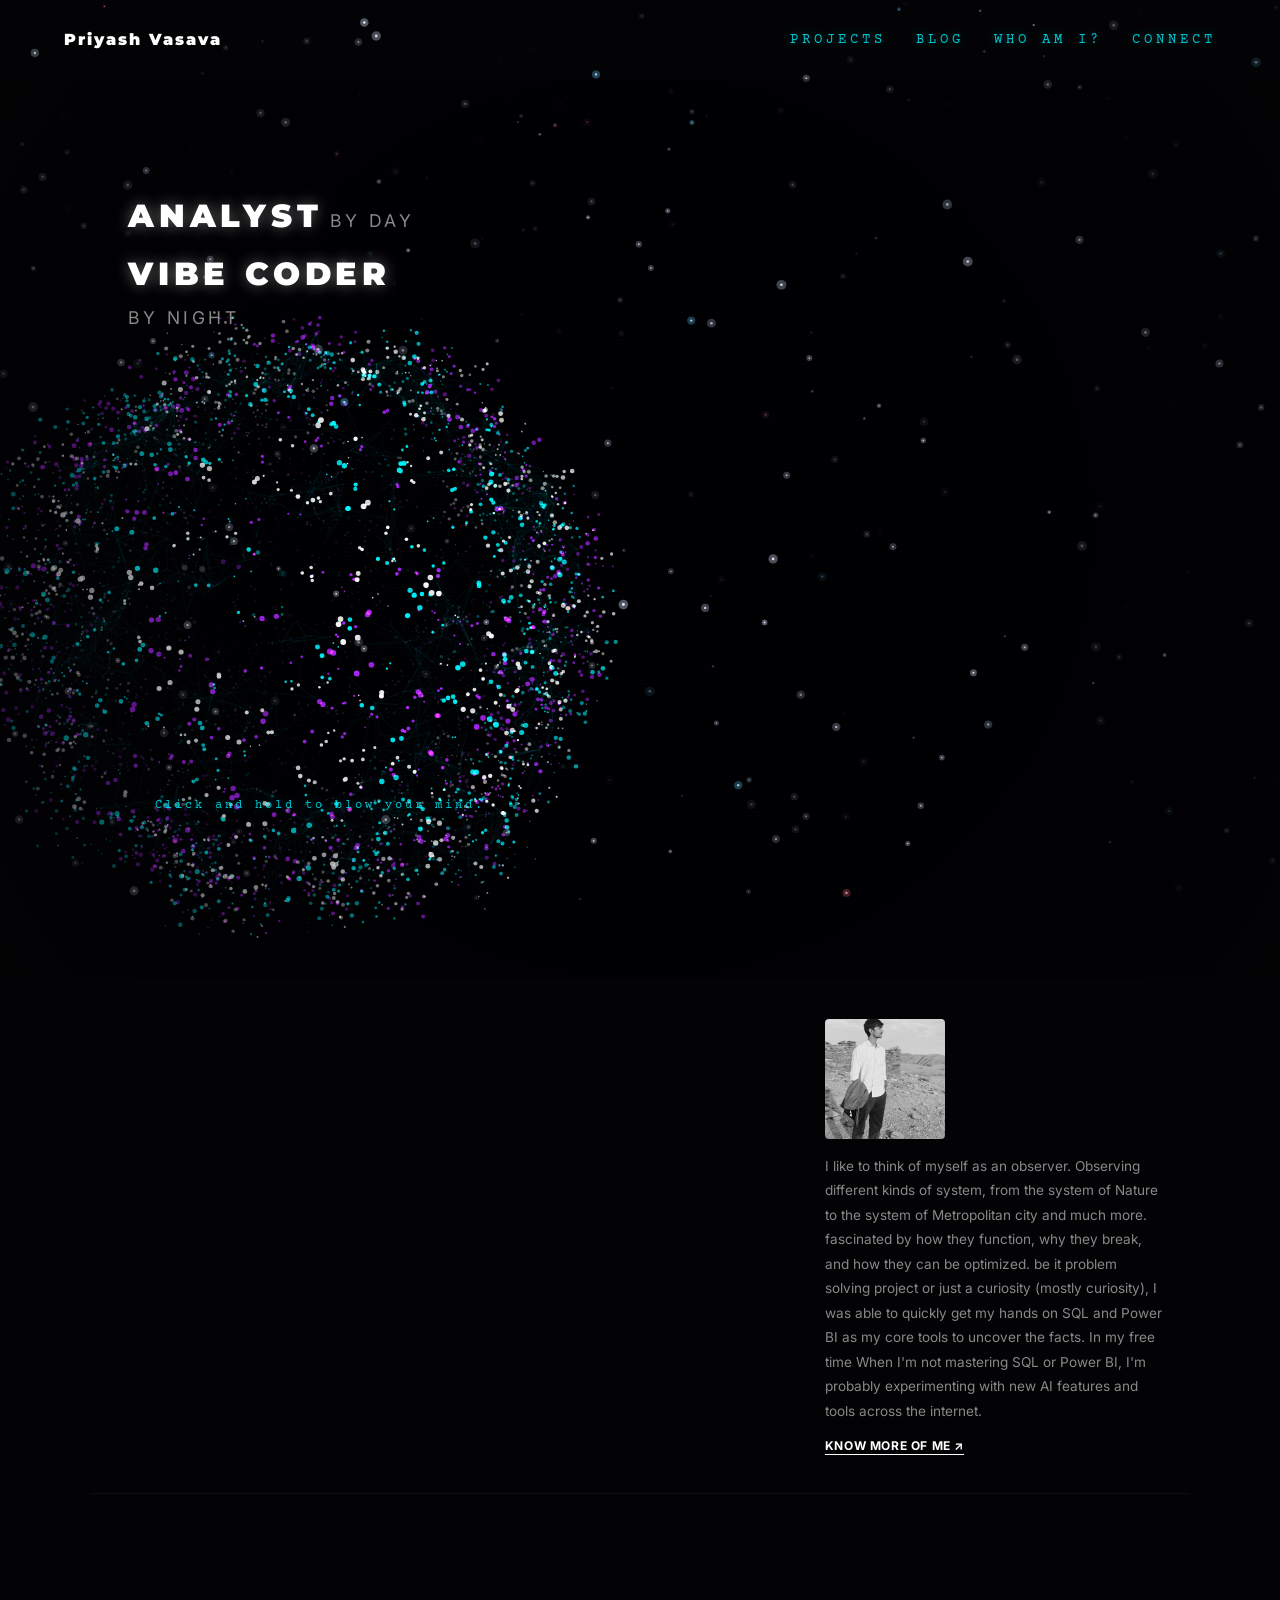
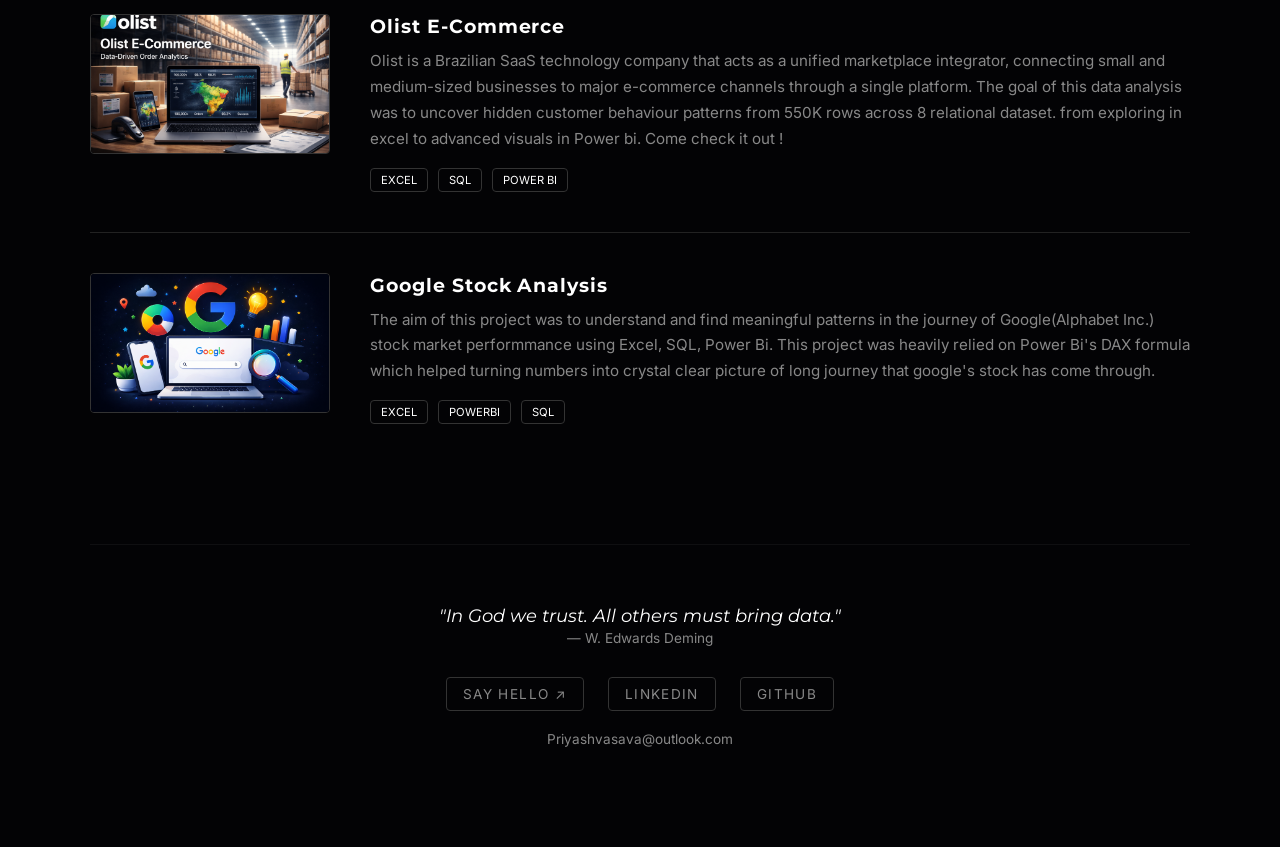
<file: v2.html>
<!DOCTYPE html>
<html lang="en">
<head>
    <meta charset="UTF-8">
    <meta name="viewport" content="width=device-width, initial-scale=1.0">
    <title>Portfolio | Priyash Vasava</title>

    <link rel="preconnect" href="https://fonts.googleapis.com">
    <link rel="preconnect" href="https://fonts.gstatic.com" crossorigin>
    <link href="https://fonts.googleapis.com/css2?family=Courier+Prime:wght@400;700&family=Inter:wght@300;400;500;600;700;800&family=Montserrat:wght@300;700;900&display=swap" rel="stylesheet">

    <style>
        * { margin: 0; padding: 0; box-sizing: border-box; }

        body, html {
            margin: 0;
            padding: 0;
            background-color: #030305;
            color: #fff;
            font-family: 'Inter', sans-serif;
            overflow-x: hidden;
        }

        #bg-canvas {
            position: fixed;
            top: 0; left: 0;
            width: 100vw; height: 100vh;
            z-index: 1;
            pointer-events: none;
        }

        .navbar {
            position: relative; z-index: 20; display: flex; justify-content: space-between;
            align-items: center; padding: 30px 5vw; background: transparent;
        }
        .navbar .logo {
            font-family: 'Montserrat', sans-serif; font-weight: 900; font-size: 16px;
            color: #fff; letter-spacing: 2px; text-decoration: none; pointer-events: auto;
        }
        .navbar .nav-links { display: flex; gap: 30px; }
        .navbar .nav-links a {
            font-family: 'Courier Prime', monospace; color: #00f3ff; font-size: 14px; letter-spacing: 4px;
            text-shadow: 0 0 10px rgba(0, 243, 255, 0.4); text-decoration: none; opacity: 0.8; transition: 0.3s;
            pointer-events: auto;
        }
        .navbar .nav-links a:hover { opacity: 1; color: #fff; text-shadow: 0 0 15px rgba(255, 255, 255, 0.8); }

        .hero-wrapper {
            position: relative;
            width: 100%;
            height: 100vh;
            overflow: hidden;
            cursor: none;
        }

        #oracle-canvas {
            display: block;
            width: 100%; height: 100%;
            position: absolute;
            top: 0; left: 0;
            z-index: 0;
        }

        .scanlines {
            position: absolute;
            top: 0; left: 0; width: 100%; height: 100%;
            background: linear-gradient(to bottom, rgba(255,255,255,0), rgba(255,255,255,0) 50%,
                                        rgba(0,0,0,0.1) 50%, rgba(0,0,0,0.1));
            background-size: 100% 4px;
            pointer-events: none;
            z-index: 2;
            opacity: 0.3;
        }

        #hud {
            position: absolute;
            top: 0; left: 0; width: 100%; height: 100%;
            pointer-events: none;
            z-index: 3;
            background: radial-gradient(circle at center, transparent 40%, rgba(3,3,5,0.8) 100%);
        }

        #hero-text-overlay {
            position: absolute;
            /* FIX 1: moved up from 15vh to sit clearly above the orb (orb center is at 60vh) */
            top: 12vh;
            left: 10vw;
            transform: scale(1);
            transform-origin: left center;
            text-align: left;
            z-index: 4;
            pointer-events: none;
            transition: transform 1.2s cubic-bezier(0.16, 1, 0.3, 1), opacity 0.3s;
        }

        #hero-text-overlay.exploded {
            transform: translate(55vw, 5vh) scale(0.65);
        }

        #hero-text-overlay h1 {
            font-family: 'Inter', sans-serif; font-size: 1.1rem;
            letter-spacing: 0.2em; line-height: 1.8; margin: 0;
            text-transform: uppercase;
        }
        #hero-text-overlay .highlight {
            font-family: 'Montserrat', sans-serif; color: #fff; font-size: 2rem;
            font-weight: 900; letter-spacing: 0.15em; text-shadow: 0 0 15px rgba(255,255,255,0.4);
        }
        #hero-text-overlay .muted { color: #888; font-weight: 400; }

        #hint-text {
            position: absolute;
            top: 80vh;
            left: 25vw;
            transform: translateX(-50%);
            font-family: 'Courier Prime', monospace; color: #00f3ff; font-size: 12px; letter-spacing: 3px;
            opacity: 0.8; transition: opacity 0.5s; z-index: 4; pointer-events: none;
            text-shadow: 0 0 10px rgba(0, 243, 255, 0.4);
            animation: pulse 2s infinite;
        }

        @keyframes pulse {
            0%, 100% { opacity: 0.4; }
            50% { opacity: 1; text-shadow: 0 0 15px rgba(0, 243, 255, 0.8); }
        }

        .layout-container {
            position: relative; z-index: 5; max-width: 1400px; margin: 0 auto;
            display: flex; justify-content: flex-end; padding: 40px 5vw 0 5vw;
        }

        .right-column {
            width: 340px;
            /* FIX 2: was margin-top: 25vh — removed the large blank gap */
            margin-top: 0;
            margin-right: 4vw;
            display: flex;
            flex-direction: column;
            gap: 15px;
        }

        .sidebar-img {
            width: 120px; height: 120px; border-radius: 4px;
            object-fit: cover; filter: grayscale(100%);
        }
        .right-column p { font-size: 0.85rem; line-height: 1.8; color: #888; margin: 0; }
        .right-column a { font-size: 0.75rem; font-weight: 700; color: #fff;
                          text-decoration: underline; text-underline-offset: 4px; letter-spacing: 0.05em; text-transform: uppercase; }

        .bottom-section {
            position: relative; z-index: 5; max-width: 1100px;
            /* FIX 3: was margin: 20vh auto — removed the large blank gap */
            margin: 40px auto 0 auto;
            border-top: 1px solid rgba(255,255,255,0.05); padding-top: 80px; padding-bottom: 80px; pointer-events: auto;
        }

        .project-row { display: grid; grid-template-columns: 240px 1fr; gap: 40px; padding: 40px 0;
                       border-top: 1px solid #222; text-decoration: none; align-items: start; transition: opacity 0.3s ease; }
        .project-row img { width: 100%; height: 140px; border-radius: 4px; object-fit: cover; border: 1px solid #333; }
        .project-row h2 { color: #fff; font-size: 1.2rem; font-family:'Montserrat',sans-serif;
                          letter-spacing: 0.05em; margin-bottom:10px; }
        .project-row p { color: #888; font-size: 0.95rem; line-height: 1.7; margin-bottom: 16px; }
        .tags { display: flex; gap: 10px; }
        .tags span { border: 1px solid #333; padding: 4px 10px; font-size: 0.7rem;
                     text-transform: uppercase; border-radius: 4px; color: #fff; }
        .project-row:hover { opacity: 0.7; }

        .connect-section {
            position: relative; z-index: 5; max-width: 1100px; margin: 0 auto;
            text-align: center; padding: 60px 5vw 100px 5vw;
            border-top: 1px solid rgba(255,255,255,0.05);
        }
        .connect-section blockquote {
            font-size: 1.1rem; color: #fff; font-style: italic; margin-bottom: 30px; font-family: 'Montserrat', sans-serif;
        }
        .connect-links a {
            display: inline-block; margin: 0 10px; font-size: 0.85rem; text-transform: uppercase;
            letter-spacing: 0.1em; color: #888; border: 1px solid #333; padding: 8px 16px;
            border-radius: 4px; transition: 0.3s; text-decoration: none;
        }
        .connect-links a:hover { color: #fff; border-color: #888; }

        @media (max-width: 950px) {
            #hero-text-overlay {
                left: 50%;
                top: 15vh;
                transform: translateX(-50%) scale(1);
                text-align: center;
                transform-origin: center center;
            }
            #hero-text-overlay.exploded {
                transform: translate(-50%, 0) scale(0.65);
                left: 50%;
            }
            #hint-text { left: 50%; top: 75vh; }
            .project-row { grid-template-columns: 1fr; gap: 16px; }
            .right-column {
                width: 100%;
                margin-top: 5vh;
                margin-right: 0;
                align-items: center;
                text-align: center;
                border-top: 1px solid rgba(255,255,255,0.05);
                padding-top: 40px;
            }
            .hero-wrapper { cursor: default; }
        }
    </style>
</head>
<body>

    <canvas id="bg-canvas"></canvas>

    <nav class="navbar">
        <a href="/" class="logo">Priyash Vasava</a>
        <div class="nav-links">
            <a href="#projects">PROJECTS</a>
            <a href="blog.html">BLOG</a>
            <a href="who-am-i.html">WHO AM I?</a>
            <a href="#connect">CONNECT</a>
        </div>
    </nav>

    <div class="hero-wrapper">
        <canvas id="oracle-canvas"></canvas>
        <div class="scanlines"></div>
        <div id="hud"></div>

        <div id="hero-text-overlay">
            <h1>
                <span class="highlight">ANALYST</span> <span class="muted">BY DAY</span><br>
                <span class="highlight">VIBE CODER</span><br>
                <span class="muted">BY NIGHT</span>
            </h1>
        </div>

        <div id="hint-text">Click and hold to blow your mind.</div>
    </div>

    <div class="layout-container">
        <div class="right-column">
            <img src="assets/user-portrait.jpg" alt="Priyash" class="sidebar-img"
                 onerror="this.src='https://via.placeholder.com/120/111/444?text=PV'">
            <p>I like to think of myself as an observer. Observing different kinds of system, from the system of Nature to the system of Metropolitan city and much more. fascinated by how they function, why they break, and how they can be optimized. be it problem solving project or just a curiosity (mostly curiosity), I was able to quickly get my hands on SQL and Power BI as my core tools to uncover the facts. In my free time When I'm not mastering SQL or Power BI, I'm probably experimenting with new AI features and tools across the internet.</p>
            <a href="who-am-i.html">Know more of me ↗</a>
        </div>
    </div>

    <div class="bottom-section" id="projects">
        <a href="projects/olist/index.html" class="project-row" style="border-top: none;">
            <img src="assets/olist-cover.png" alt="Olist Project Cover" onerror="this.style.display='none'">
            <div>
                <h2>Olist E-Commerce</h2>
                <p>Olist is a Brazilian SaaS technology company that acts as a unified marketplace integrator, connecting small and medium-sized businesses to major e-commerce channels through a single platform. The goal of this data analysis was to uncover hidden customer behaviour patterns from 550K rows across 8 relational dataset. from exploring in excel to advanced visuals in Power bi. Come check it out !</p>
                <div class="tags"><span>Excel</span><span>SQL</span><span>Power BI</span></div>
            </div>
        </a>

        <a href="projects/google-stock/index.html" class="project-row">
            <img src="assets/google-cover.png" alt="Google Stock Cover" onerror="this.style.display='none'">
            <div>
                <h2>Google Stock Analysis</h2>
                <p>The aim of this project was to understand and find meaningful patterns in the journey of Google(Alphabet Inc.) stock market performmance using Excel, SQL, Power Bi. This project was heavily relied on Power Bi's DAX formula which helped turning numbers into crystal clear picture of long journey that google's stock has come through.</p>
                <div class="tags"><span>Excel</span><span>PowerBi</span><span>SQL</span></div>
            </div>
        </a>
    </div>

    <div id="connect" class="connect-section">
        <blockquote>
            "In God we trust. All others must bring data."<br>
            <span style="font-family: 'Inter', sans-serif; font-size: 0.85rem; font-style: normal; color: #888;">— W. Edwards Deming</span>
        </blockquote>
        <div class="connect-links">
            <a href="mailto:Priyashvasava@outlook.com">Say Hello ↗</a>
            <a href="https://www.linkedin.com/in/priyashvasava" target="_blank">LinkedIn</a>
            <a href="https://github.com/priyashh" target="_blank">GitHub</a>
        </div>
        <p style="font-size: 0.85rem; color: #888; margin-top: 20px;">
            Priyashvasava@outlook.com
        </p>
    </div>

    <script>
        const bgCanvas = document.getElementById('bg-canvas');
        const bgCtx = bgCanvas.getContext('2d');
        const canvas = document.getElementById('oracle-canvas');
        const ctx = canvas.getContext('2d');
        
        const heroText = document.getElementById('hero-text-overlay');
        const hintText = document.getElementById('hint-text');

        let W, H, cx, cy;
        const N = 2500;
        let particles = [];
        let bgStars = [];
        let cursorTrails = [];

        let sphereRadius = 250;
        let baseRadius = 250;
        let rotationX = 0;
        let rotationY = 0;

        let state = 'idle'; 
        let chargeLevel = 0;
        let sequenceTimer = 0;
        const mouse = { x: -1000, y: -1000, isDown: false };

        const answers = [
            "CERTAIN","DECIDEDLY SO","WITHOUT A DOUBT","DEFINITELY","RELY ON IT",
            "YES","MOST LIKELY","OUTLOOK GOOD","SIGNS POINT TO YES","AFFIRMATIVE",
            "HAZY TRY AGAIN","ASK LATER","BETTER NOT TELL","CANNOT PREDICT","CONCENTRATE",
            "DON'T COUNT ON IT","NO","SOURCES SAY NO","OUTLOOK POOR","DOUBTFUL"
        ];

        const colors = ['#00f3ff', '#b026ff', '#ffffff'];

        class BgStar {
            constructor() {
                this.x = Math.random() * W;
                this.y = Math.random() * H;
                this.speed = (Math.random() * 1.5 + 0.2) / 1.5; 
                this.baseSize = Math.random() * 2 + 0.5;
                const randColor = Math.random();
                if (randColor > 0.95) { this.color = '255, 100, 120'; }
                else if (randColor > 0.85) { this.color = '100, 200, 255'; }
                else { this.color = '220, 230, 255'; }
                this.alpha = Math.random();
                this.fadeSpeed = (Math.random() * 0.01) + 0.002;
                this.fadeDir = Math.random() > 0.5 ? 1 : -1;
            }
            update() {
                this.x -= this.speed;
                this.alpha += this.fadeSpeed * this.fadeDir;
                if (this.alpha > 1) { this.alpha = 1; this.fadeDir = -1; }
                else if (this.alpha < 0) {
                    this.alpha = 0; this.fadeDir = 1;
                    this.x = Math.random() * W + (W * 0.1); 
                    this.y = Math.random() * H;
                }
                if (this.x < -10) { this.x = W + 10; this.y = Math.random() * H; }
            }
            draw() {
                bgCtx.globalAlpha = this.alpha;
                bgCtx.fillStyle = `rgba(255, 255, 255, ${this.alpha})`;
                bgCtx.beginPath();
                bgCtx.arc(this.x, this.y, this.baseSize * 0.6, 0, Math.PI*2);
                bgCtx.fill();
                bgCtx.globalAlpha = this.alpha * 0.4;
                bgCtx.fillStyle = `rgba(${this.color}, ${this.alpha})`;
                bgCtx.beginPath();
                bgCtx.arc(this.x, this.y, this.baseSize * 2, 0, Math.PI*2);
                bgCtx.fill();
            }
        }

        function resize() {
            W = window.innerWidth; H = window.innerHeight;
            bgCanvas.width = W; bgCanvas.height = H;
            canvas.width = W; canvas.height = H;
            if (W > 950) { cx = W * 0.25; cy = H * 0.60; }
            else { cx = W / 2; cy = H / 2; }
            bgStars = [];
            for(let i=0; i<350; i++) bgStars.push(new BgStar());
        }
        window.addEventListener('resize', resize);
        resize();

        function randomSpherePoint() {
            const u = Math.random(), v = Math.random();
            const theta = 2 * Math.PI * u;
            const phi = Math.acos(2 * v - 1);
            return { x: Math.sin(phi)*Math.cos(theta), y: Math.sin(phi)*Math.sin(theta), z: Math.cos(phi) };
        }

        class Particle {
            constructor() {
                const pt = randomSpherePoint();
                this.ox = pt.x; this.oy = pt.y; this.oz = pt.z;
                this.x = Math.random() * W; this.y = Math.random() * H; this.z = 0;
                this.tx = 0; this.ty = 0;
                this.originalColor = colors[Math.floor(Math.random() * colors.length)];
                this.color = this.originalColor;
                this.size = Math.random() * 1.5 + 0.5;
                this.vx = 0; this.vy = 0;
            }
            update(time) {
                if (state === 'idle' || state === 'charging' || state === 'collecting') {
                    let currentRadius = sphereRadius + (Math.sin(time * 0.001 + this.ox * 10) * 10);
                    let sx = this.ox * currentRadius, sy = this.oy * currentRadius, sz = this.oz * currentRadius;
                    let cosY = Math.cos(rotationY), sinY = Math.sin(rotationY);
                    let rx = sx * cosY - sz * sinY, rz = sx * sinY + sz * cosY;
                    let cosX = Math.cos(rotationX), sinX = Math.sin(rotationX);
                    let ry = sy * cosX - rz * sinX, finalZ = sy * sinX + rz * cosX;
                    const perspective = 800 / (800 - finalZ);
                    this.tx = cx + rx * perspective;
                    this.ty = cy + ry * perspective;
                    this.z = finalZ;
                }
                if (state === 'sweeping') {
                    this.x += this.vx; this.y += this.vy;
                } else {
                    let spring = 0.05;
                    if (state === 'charging') spring = 0.3;
                    if (state === 'collecting') spring = 0.015;
                    let dx = this.tx - this.x, dy = this.ty - this.y;
                    this.vx += dx * spring; this.vy += dy * spring;
                    let friction = state === 'answering' ? 0.85 : 0.9;
                    if (state === 'collecting') friction = 0.92;
                    this.vx *= friction; this.vy *= friction;
                    if (state === 'idle') {
                        let mx = mouse.x - this.x, my = mouse.y - this.y;
                        let dist = Math.sqrt(mx*mx + my*my);
                        if (dist < 100 && window.scrollY < 100) {
                            let force = (100 - dist) / 100;
                            this.vx -= (mx / dist) * force * 5;
                            this.vy -= (my / dist) * force * 5;
                        }
                    }
                    this.x += this.vx; this.y += this.vy;
                }
            }
            draw() {
                let alpha = (state === 'answering' || state === 'sweeping') ? 1 : Math.max(0.1, (this.z + baseRadius) / (baseRadius * 2));
                if (alpha < 0) alpha = 0;
                ctx.globalAlpha = alpha;
                ctx.fillStyle = this.color;
                let renderSize = (state === 'answering' || state === 'sweeping') ? this.size * 1.5 : this.size * (alpha + 0.5);
                ctx.beginPath();
                ctx.arc(this.x, this.y, renderSize, 0, Math.PI * 2);
                ctx.fill();
            }
        }

        for (let i = 0; i < N; i++) particles.push(new Particle());

        function getTextPoints(text) {
            const tCanvas = document.createElement('canvas');
            const tCtx = tCanvas.getContext('2d', { willReadFrequently: true });
            tCanvas.width = W; tCanvas.height = H;
            tCtx.fillStyle = 'white';
            tCtx.textAlign = 'center';
            tCtx.textBaseline = 'middle';
            tCtx.font = `bold ${Math.min(W/8, 120)}px "Courier New", monospace`;
            let words = text.split(" ");
            if (words.length > 2 && text.length > 10) {
                tCtx.fillText(words.slice(0, Math.ceil(words.length/2)).join(" "), W/2, H/2 - 40);
                tCtx.fillText(words.slice(Math.ceil(words.length/2)).join(" "), W/2, H/2 + 40);
            } else {
                tCtx.fillText(text, W/2, H/2);
            }
            const imgData = tCtx.getImageData(0, 0, W, H).data;
            const points = [];
            const step = Math.min(W, H) > 800 ? 5 : 4;
            for (let y = 0; y < H; y += step)
                for (let x = 0; x < W; x += step)
                    if (imgData[(y * W + x) * 4 + 3] > 128)
                        points.push({ x: x - W/2, y: y - H/2 });
            return points;
        }

        function triggerAnswer() {
            state = 'answering';
            hintText.style.opacity = 0;
            const answer = answers[Math.floor(Math.random() * answers.length)];
            const pts = getTextPoints(answer);
            particles.forEach((p, i) => {
                if (i < pts.length) {
                    p.tx = cx + pts[i].x; p.ty = cy + pts[i].y;
                    p.color = Math.random() > 0.8 ? '#ffffff' : '#00f3ff';
                } else {
                    p.tx = cx + (Math.random() - 0.5) * W * 2;
                    p.ty = cy + (Math.random() - 0.5) * H * 2;
                    p.color = '#b026ff';
                }
            });
            heroText.classList.add('exploded');
            clearTimeout(sequenceTimer);
            sequenceTimer = setTimeout(() => triggerSweep(), 3500);
        }

        function triggerSweep() {
            state = 'sweeping';
            particles.forEach(p => { p.vx = -(Math.random() * 15 + 10); p.vy = (Math.random() - 0.5) * 8; });
            sequenceTimer = setTimeout(() => triggerCollect(), 1200);
        }

        function triggerCollect() {
            state = 'collecting';
            particles.forEach(p => {
                p.color = p.originalColor;
                p.x = Math.random() * W; p.y = Math.random() * H;
                p.vx = (Math.random() - 0.5) * 2; p.vy = (Math.random() - 0.5) * 2;
            });
            heroText.classList.remove('exploded');
            sequenceTimer = setTimeout(() => { state = 'idle'; hintText.style.opacity = 0.8; }, 3000);
        }

        window.addEventListener('mousemove', e => {
            mouse.x = e.clientX; mouse.y = e.clientY + window.scrollY;
            if (window.scrollY < window.innerHeight) cursorTrails.push({x: e.clientX, y: e.clientY, age: 0});
        });
        window.addEventListener('mousedown', () => {
            if (state !== 'idle' || window.scrollY > 100) return;
            mouse.isDown = true; state = 'charging'; hintText.style.opacity = 0;
        });
        window.addEventListener('mouseup', () => {
            if (state !== 'charging') return;
            mouse.isDown = false;
            if (chargeLevel > 0.5) triggerAnswer();
            else { state = 'idle'; hintText.style.opacity = 0.8; }
            chargeLevel = 0;
        });
        window.addEventListener('touchstart', e => {
            if (state !== 'idle' || window.scrollY > 100) return;
            mouse.x = e.touches[0].clientX; mouse.y = e.touches[0].clientY;
            mouse.isDown = true; state = 'charging'; hintText.style.opacity = 0;
        });
        window.addEventListener('touchend', () => {
            if (state !== 'charging') return;
            mouse.isDown = false;
            if (chargeLevel > 0.5) triggerAnswer();
            else { state = 'idle'; hintText.style.opacity = 0.8; }
            chargeLevel = 0;
        });

        function loop(time) {
            bgCtx.clearRect(0, 0, W, H);
            bgStars.forEach(star => { star.update(); star.draw(); });

            ctx.globalCompositeOperation = 'source-over';
            ctx.fillStyle = 'rgba(3, 3, 5, 0.3)';
            ctx.fillRect(0, 0, W, H);
            ctx.globalCompositeOperation = 'lighter';

            if (state === 'idle' || state === 'collecting') {
                rotationY += 0.0015; rotationX += 0.001;
                sphereRadius += (baseRadius - sphereRadius) * 0.1;
            } else if (state === 'charging') {
                chargeLevel += 0.015;
                rotationY += 0.02 + (chargeLevel * 0.05);
                rotationX += 0.02 + (chargeLevel * 0.05);
                sphereRadius = baseRadius - (chargeLevel * 150);
                ctx.save();
                ctx.translate(Math.random() * 4 - 2, Math.random() * 4 - 2);
            }

            if (state === 'idle' || state === 'charging' || state === 'collecting') {
                ctx.lineWidth = 0.5;
                for (let i = 0; i < N; i += 8) {
                    for (let j = i + 1; j < N; j += 8) {
                        let dx = particles[i].x - particles[j].x;
                        let dy = particles[i].y - particles[j].y;
                        let distSq = dx*dx + dy*dy;
                        if (distSq < 3000) {
                            ctx.strokeStyle = `rgba(0, 243, 255, ${0.15 * (1 - distSq/3000)})`;
                            ctx.beginPath();
                            ctx.moveTo(particles[i].x, particles[i].y);
                            ctx.lineTo(particles[j].x, particles[j].y);
                            ctx.stroke();
                        }
                    }
                }
            }

            particles.forEach(p => { p.update(time); p.draw(); });
            if (state === 'charging') ctx.restore();

            bgCtx.globalAlpha = 1;
            cursorTrails.forEach(trail => {
                trail.age += 0.05;
                let radius = Math.max(0, 3 * (1 - trail.age));
                bgCtx.fillStyle = `rgba(255, 255, 255, ${1 - trail.age})`;
                bgCtx.beginPath();
                bgCtx.arc(trail.x, trail.y, radius, 0, Math.PI*2);
                bgCtx.fill();
            });
            cursorTrails = cursorTrails.filter(t => t.age < 1);

            if (mouse.x > -1000 && window.scrollY < 100) {
                bgCtx.fillStyle = 'white';
                bgCtx.beginPath();
                bgCtx.arc(mouse.x, mouse.y - window.scrollY, 4, 0, Math.PI*2);
                bgCtx.fill();
            }

            requestAnimationFrame(loop);
        }

        requestAnimationFrame(loop);
    </script>
</body>
</html>
</file>
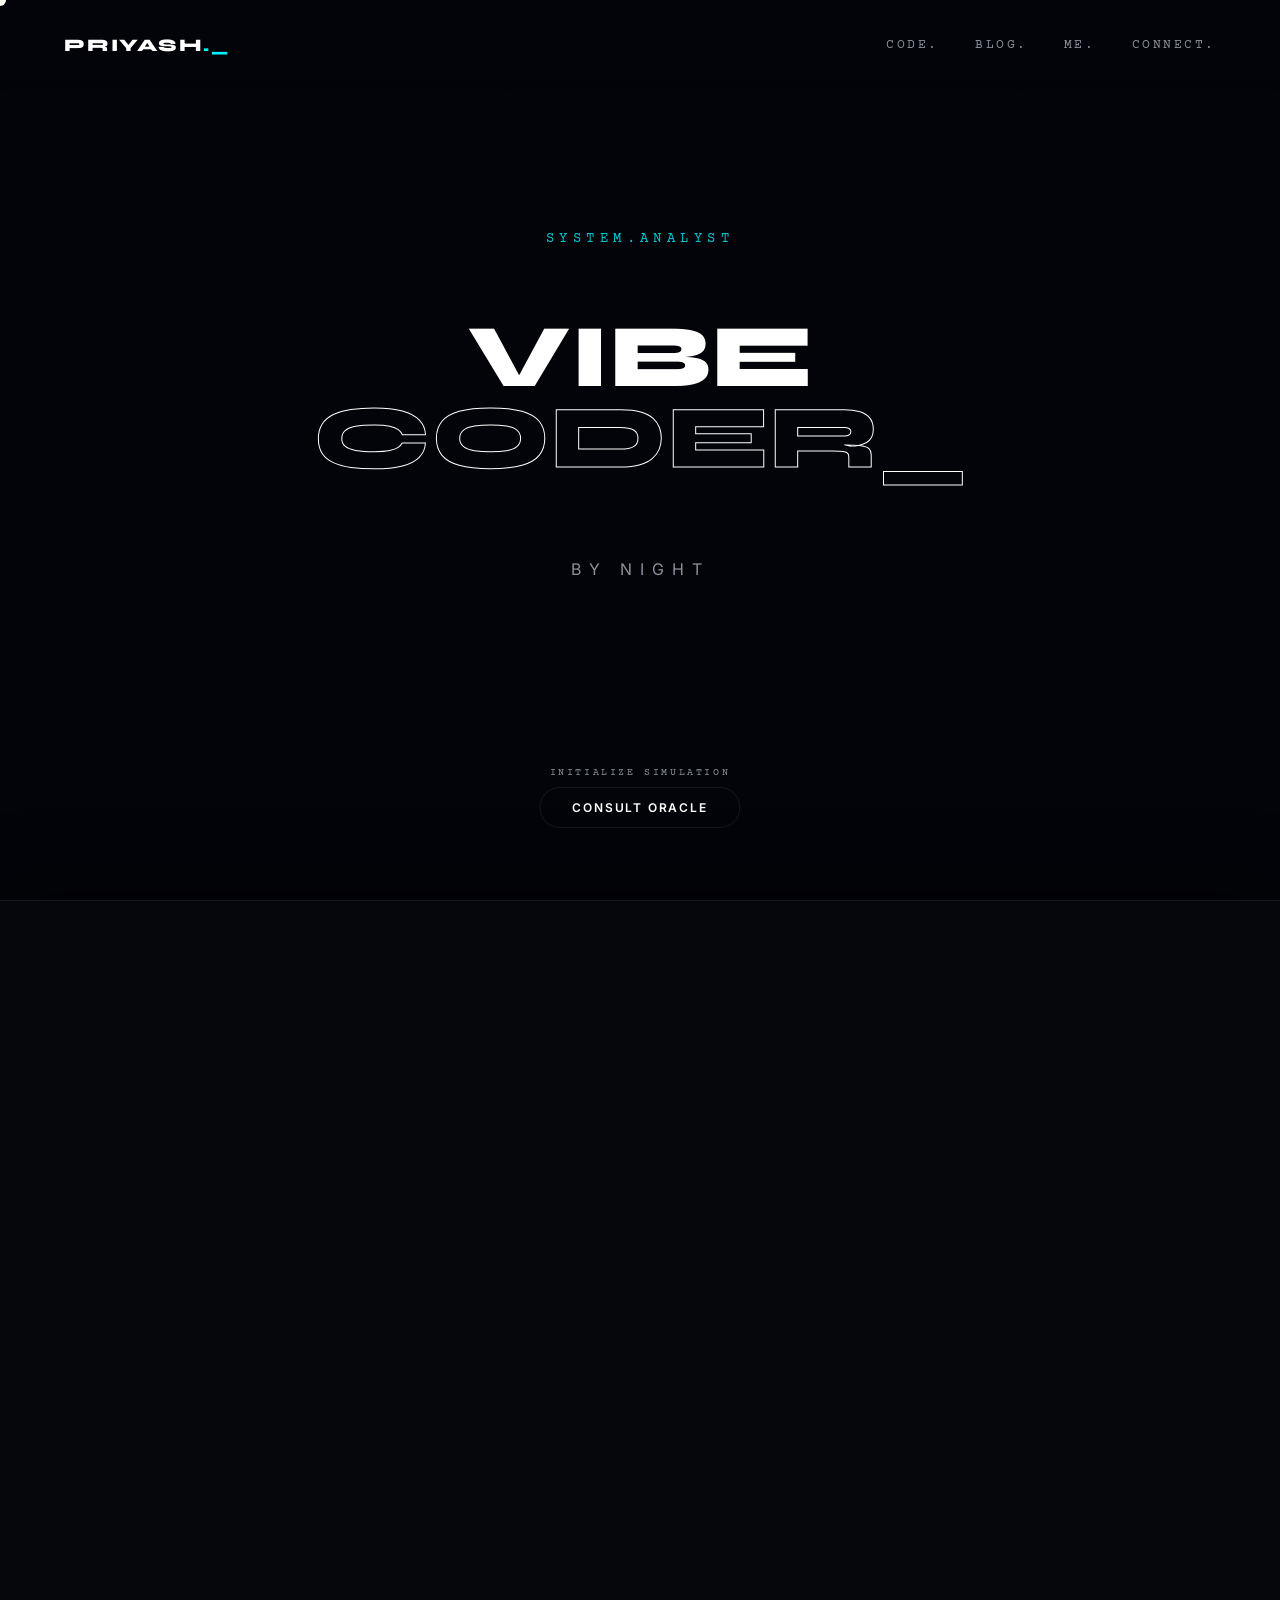
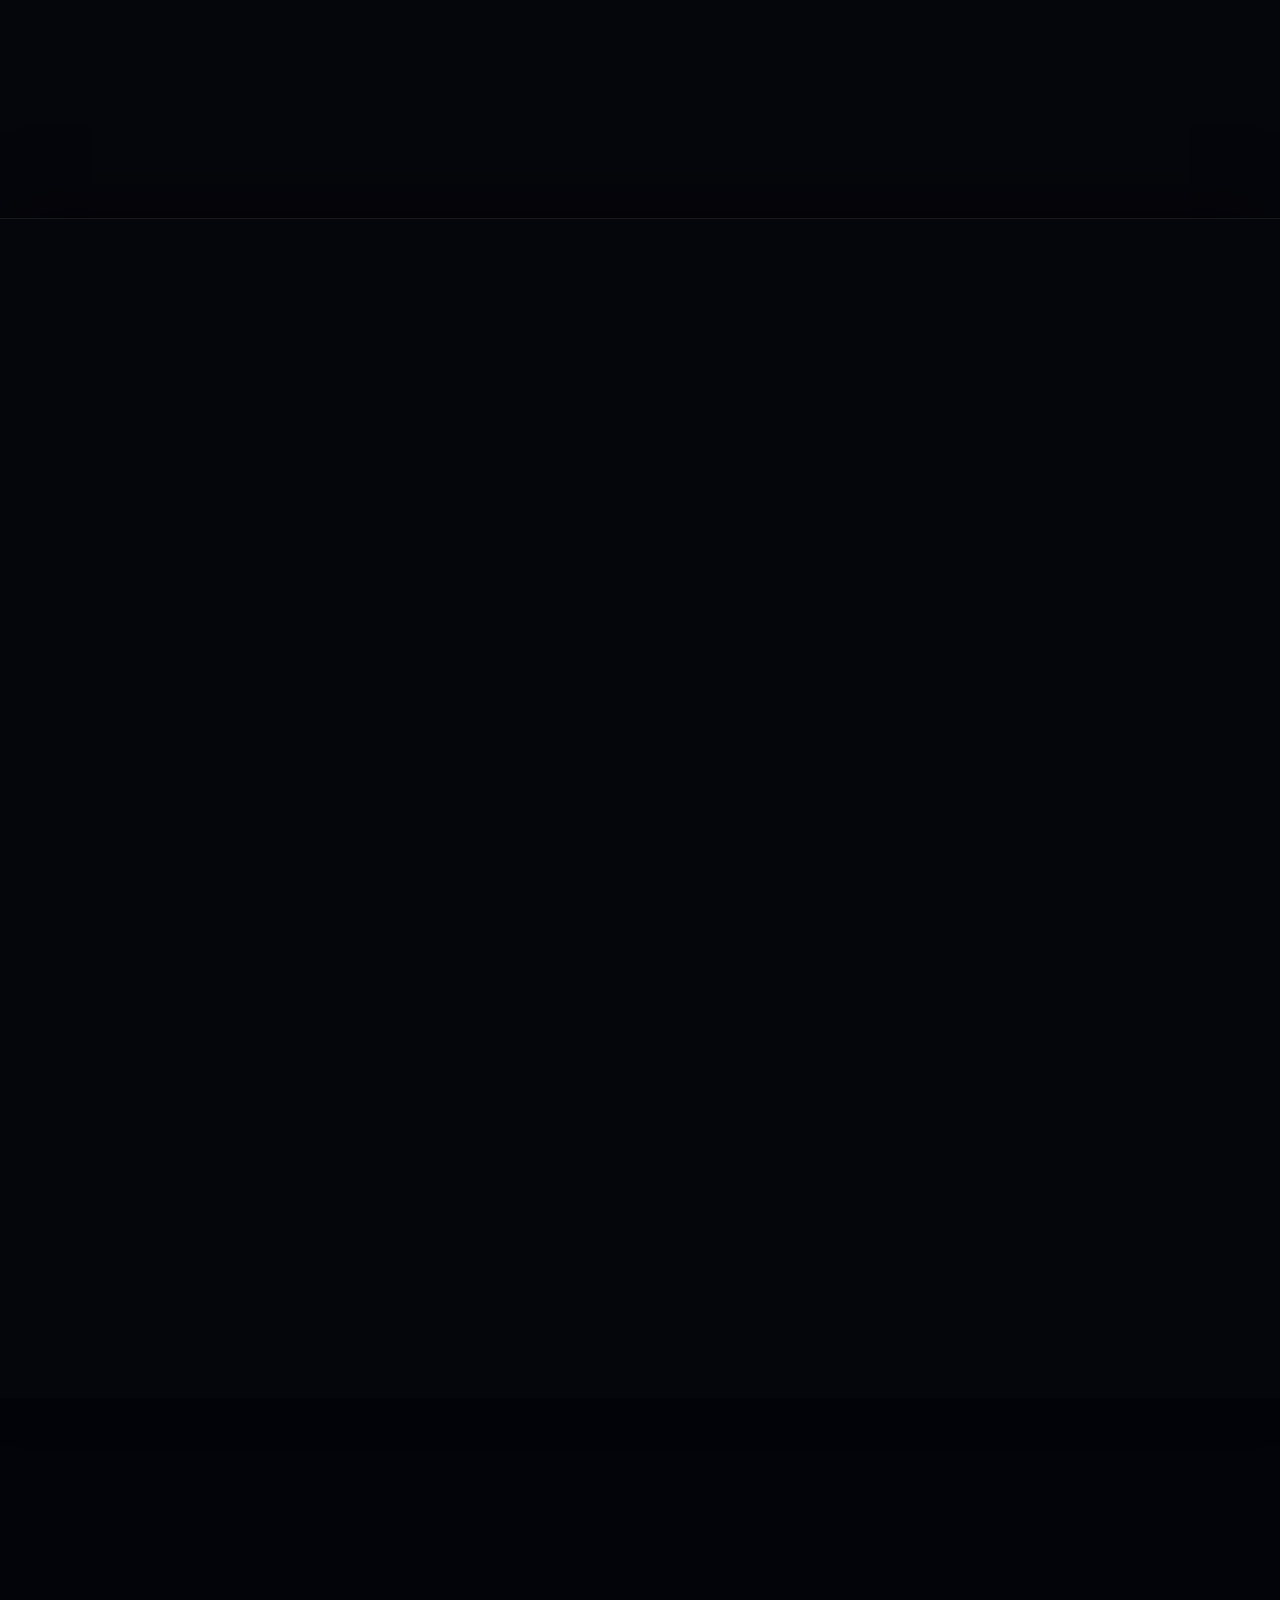
<file: v3.Html>
<!DOCTYPE html>
<html lang="en">
<head>
    <meta charset="UTF-8">
    <meta name="viewport" content="width=device-width, initial-scale=1.0">
    <title>Priyash Vasava | Vibe Coder</title>

    <link rel="preconnect" href="https://fonts.googleapis.com">
    <link rel="preconnect" href="https://fonts.gstatic.com" crossorigin>
    <link href="https://fonts.googleapis.com/css2?family=Courier+Prime:wght@400;700&family=Inter:wght@300;400;500;800;900&family=Syne:wght@400;700;800&display=swap" rel="stylesheet">

    <style>
        /* === RESET & THEME === */
        :root {
            --bg: #030409;
            --surface: rgba(10, 12, 18, 0.4);
            --cyan: #00f3ff;
            --purple: #b026ff;
            --white: #ffffff;
            --grey: #8c909c;
            --glass: rgba(255,255,255,0.03); 
            --border: rgba(255, 255, 255, 0.08);
        }

        html, body {
            margin: 0; padding: 0;
            background-color: var(--bg);
            color: var(--white);
            font-family: 'Inter', sans-serif;
            overflow-x: hidden;
            scroll-behavior: smooth;
            cursor: none; /* Custom physical cursor */
        }
        * { box-sizing: border-box; cursor: none !important; }

        /* === HARDWARE ACCELERATED BACKGROUND === */
        #webgl-canvas {
            position: fixed;
            top: 0; left: 0;
            width: 100vw; height: 100vh;
            z-index: 0;
            pointer-events: none;
        }

        /* === CUSTOM DOM CURSOR === */
        .custom-cursor {
            position: fixed; top: 0; left: 0; width: 12px; height: 12px;
            background: var(--white); border-radius: 50%;
            pointer-events: none; z-index: 9999;
            transform: translate(-50%, -50%); transition: width 0.2s, height 0.2s, background 0.2s;
            mix-blend-mode: difference;
        }
        .custom-cursor.hover { width: 34px; height: 34px; background: var(--cyan); border: 1px solid var(--white); }
        .custom-cursor.clicking { width: 8px; height: 8px; background: var(--purple); }

        /* === LAYOUT STRUCTURE === */
        #scroller-engine { position: relative; z-index: 10; width: 100%; display: flex; flex-direction: column; }
        
        .container { max-width: 1300px; width: 100%; margin: 0 auto; padding: 0 40px; }

        /* === NAV === */
        nav {
            position: fixed; top: 0; left: 0; width: 100%; height: 90px;
            display: flex; justify-content: space-between; align-items: center;
            padding: 0 5vw; z-index: 100;
            backdrop-filter: blur(10px);
            -webkit-backdrop-filter: blur(10px);
            background: linear-gradient(to bottom, rgba(3, 4, 9, 0.8), rgba(3, 4, 9, 0));
        }

        .logo { font-family: 'Syne', sans-serif; font-weight: 800; font-size: 1.1rem; color: var(--white); text-decoration: none; letter-spacing: 0.1em; text-transform: uppercase; }
        .logo .glitch { color: var(--cyan); }

        .nav-links { display: flex; gap: 36px; }
        .nav-links a {
            font-family: 'Courier Prime', monospace; font-size: 0.8rem;
            color: var(--grey); text-decoration: none; letter-spacing: 0.2em;
            text-transform: uppercase; position: relative; transition: color 0.4s;
        }
        .nav-links a::after {
            content: ''; position: absolute; bottom: -3px; left: 0; width: 0; height: 1px;
            background: var(--cyan); transition: width 0.3s;
        }
        .nav-links a:hover { color: var(--white); }
        .nav-links a:hover::after { width: 100%; }

        /* === HERO === */
        header {
            position: relative; width: 100vw; height: 100vh;
            display: flex; flex-direction: column; align-items: center; justify-content: center;
        }
        
        .hero-title {
            text-align: center;
            display: flex; flex-direction: column; gap: 10px; z-index: 20;
            pointer-events: none; margin-top: -10vh; /* Lifted slightly to let oracle breathe */
        }
        .pre-head { font-family: 'Courier Prime', monospace; color: var(--cyan); font-size: 0.85rem; letter-spacing: 0.4em; text-transform: uppercase; opacity: 0.8;}
        .main-head { font-family: 'Syne', sans-serif; font-size: clamp(3rem, 7vw, 6rem); font-weight: 800; line-height: 0.9; text-transform: uppercase;}
        .main-head .outline { -webkit-text-stroke: 1px var(--white); color: transparent; display: block; }
        .sub-head { font-size: 1rem; color: var(--grey); letter-spacing: 0.5em; text-transform: uppercase; margin-top: 10px;}

        /* The Oracle Trigger */
        .oracle-trigger-wrapper {
            position: absolute; bottom: 8vh; left: 50%; transform: translateX(-50%);
            display: flex; flex-direction: column; align-items: center; gap: 8px; z-index: 50;
        }
        .o-hint { font-family: 'Courier Prime', monospace; font-size: 0.65rem; color: var(--grey); letter-spacing: 0.25em; text-transform: uppercase; }
        .oracle-btn {
            background: transparent; border: 1px solid var(--border); padding: 12px 32px;
            font-family: 'Inter', sans-serif; font-size: 0.75rem; font-weight: 600; color: var(--white); letter-spacing: 0.15em; text-transform: uppercase;
            border-radius: 40px; transition: 0.4s cubic-bezier(0.19, 1, 0.22, 1);
            position: relative; overflow: hidden;
        }
        .oracle-btn::before {
            content: ''; position: absolute; top:0; left: 0; width: 100%; height: 100%;
            background: var(--cyan); z-index: -1; opacity: 0; transition: opacity 0.4s;
        }
        .oracle-btn:hover { border-color: var(--cyan); color: var(--bg); box-shadow: 0 0 20px rgba(0, 243, 255, 0.4); text-shadow: none; transform: scale(1.05); }
        .oracle-btn:hover::before { opacity: 1; }

        /* Action Feedback */
        .eight-ball-resp { position: fixed; top: 30vh; left: 50%; transform: translateX(-50%); text-align: center; z-index: 0; pointer-events: none; display: flex; flex-direction: column;}
        .eight-ball-resp span {  font-family: 'Courier Prime', monospace;  font-size: 0.75rem; letter-spacing: 0.3em; color: var(--cyan); margin-top: 15px; opacity: 0; transition: opacity 1s;  }

        /* === CORE SECTIONS AND OBSERVER FADES === */
        section { padding: 140px 0; border-top: 1px solid var(--border); position: relative; background: var(--surface); box-shadow: 0 -20px 60px rgba(0,0,0,0.4); }

        .section-header { margin-bottom: 60px; }
        .s-title { font-family: 'Syne', sans-serif; font-weight: 800; font-size: clamp(2rem, 4vw, 3.5rem); margin: 0; line-height: 1; }
        .s-num { display: block; font-family: 'Courier Prime', monospace; color: var(--cyan); font-size: 0.9rem; letter-spacing: 2px; margin-bottom: 10px;}

        /* Smooth Reveal System */
        .reveal { opacity: 0; transform: translateY(50px); transition: all 1s cubic-bezier(0.5, 0, 0, 1); }
        .reveal.active { opacity: 1; transform: translateY(0); }

        /* === BIO MODERN EDITORIAL === */
        .bio-grid { display: grid; grid-template-columns: 400px 1fr; gap: 80px; align-items: center; }
        .bio-image { position: relative; border-radius: 6px; overflow: hidden; width: 100%; height: 500px; }
        .bio-image img { width: 100%; height: 100%; object-fit: cover; filter: brightness(0.85); transition: transform 0.8s, filter 0.8s; }
        .bio-image::after { content: ''; position: absolute; inset: 0; border: 1px solid var(--border); border-radius: 6px; pointer-events: none; }
        .bio-grid:hover .bio-image img { transform: scale(1.05); filter: brightness(1) sepia(1.1) hue-rotate(180deg) saturate(3); }
        
        .bio-text p { font-size: 1.15rem; line-height: 1.9; color: #a1a5b8; margin-bottom: 24px; font-weight: 300; }
        .bio-text str { color: var(--white); font-weight: 500; }
        .more-arrow { font-family: 'Inter', sans-serif; font-size: 0.8rem; font-weight: 600; color: var(--cyan); display: inline-flex; align-items: center; gap: 8px; text-decoration: none; text-transform: uppercase; letter-spacing: 0.1em; transition: gap 0.3s; margin-top:20px;}
        .more-arrow:hover { gap: 14px; text-shadow: 0 0 10px rgba(0, 243, 255, 0.4); }

        /* === PROJECTS OFFSET GALLERY === */
        .proj-list { display: flex; flex-direction: column; gap: 120px; margin-top: 40px;}
        .proj-item { display: grid; grid-template-columns: 1fr 1fr; gap: 60px; align-items: center; }
        .proj-item:nth-child(even) { grid-template-columns: 1fr 1fr;  }
        .proj-item:nth-child(even) .p-detail { order: -1; }
        
        .p-image { width: 100%; aspect-ratio: 16/9; background: var(--glass); border: 1px solid var(--border); border-radius: 8px; overflow: hidden; position: relative;}
        .p-image img { width: 100%; height: 100%; object-fit: cover; transition: 0.6s ease; opacity: 0.7;}
        .proj-item:hover .p-image img { transform: scale(1.03); opacity: 1; }
        
        .p-detail { display: flex; flex-direction: column; justify-content: center; }
        .p-tag { display: inline-block; padding: 4px 10px; background: rgba(255,255,255,0.06); font-family: 'Courier Prime', monospace; font-size: 0.65rem; letter-spacing: 0.1em; border-radius: 4px; border: 1px solid var(--border); margin-bottom: 20px; align-self: flex-start; color: var(--cyan); }
        .p-title { font-family: 'Syne', sans-serif; font-size: 2.2rem; font-weight: 800; margin: 0 0 16px 0; line-height: 1.1; }
        .p-desc {  color: var(--grey); line-height: 1.7; margin-bottom: 24px; font-weight: 300;}
        .p-tech { display: flex; gap: 8px; margin-bottom: 30px;}
        .p-tech div { border-bottom: 1px solid rgba(255,255,255,0.1); color:#fff; font-size:0.7rem; font-family:"Courier Prime", monospace; text-transform:uppercase; letter-spacing: 0.05em; padding-bottom: 2px;}
        
        .p-link { font-size: 0.8rem; color: var(--white); font-weight: 600; text-transform: uppercase; text-decoration: none; border-bottom: 1px solid var(--cyan); display: inline-block; padding-bottom:4px; max-width: max-content; transition: 0.4s;}
        .p-link:hover { color: var(--cyan); letter-spacing: 0.1em; }

        /* === QUOTE BOTTOM === */
        footer { padding: 100px 40px; text-align: center; border-top: 1px solid var(--border); background-color: var(--bg); position: relative; z-index: 10;}
        footer h2 { font-family:'Syne',sans-serif; font-size: clamp(2rem, 5vw, 4rem); font-weight:800; margin: 0 0 20px 0;}
        footer p { font-family: 'Courier Prime', monospace; color: var(--grey); margin-bottom: 60px;}
        .footer-socials { display: flex; justify-content: center; gap: 40px; }
        .footer-socials a { color: var(--white); text-transform: uppercase; font-size: 0.85rem; font-weight: 600; letter-spacing: 0.1em; text-decoration: none; position: relative; }
        .footer-socials a::before { content:' '; position: absolute; width:100%; height:1px; background:var(--cyan); left:0; bottom:-4px; transform-origin: right; transform:scaleX(0); transition:transform 0.4s;}
        .footer-socials a:hover::before { transform-origin: left; transform: scaleX(1); }

        /* Mobile Breakpoints */
        @media (max-width: 900px) {
            .nav-links { display:none;}
            header { background: radial-gradient(circle at 50% 60%, rgba(3,4,9,0) 0%, rgba(3,4,9,0.8) 100%);}
            .bio-grid { grid-template-columns: 1fr; gap:40px; }
            .bio-image { height: 350px;}
            .proj-list { gap: 80px;}
            .proj-item { grid-template-columns: 1fr;}
            .proj-item:nth-child(even) .p-detail { order: 0;}
            .s-title {font-size: 2.4rem;}
        }
    </style>
</head>
<body>

    <!-- CSS/JS Cursor Overlay -->
    <div class="custom-cursor" id="cust-cur"></div>

    <!-- WEBGL Engine -->
    <canvas id="webgl-canvas"></canvas>
    
    <!-- Ghost text response for layout alignment during burst -->
    <div class="eight-ball-resp" id="text-dock">
       <span id="oracle-sub">- Oracle Processing -</span>
    </div>

    <div id="scroller-engine">
        
        <!-- Navigation -->
        <nav>
            <a href="#" class="logo">Priyash<span class="glitch">._</span></a>
            <div class="nav-links">
                <a href="#projects" class="hov-effect">Code.</a>
                <a href="blog.html" class="hov-effect">Blog.</a>
                <a href="who-am-i.html" class="hov-effect">Me.</a>
                <a href="#connect" class="hov-effect">Connect.</a>
            </div>
        </nav>

        <!-- Cinematic Hero Layout -->
        <header>
            <div class="hero-title" id="h-ttl">
                <span class="pre-head">System.Analyst</span>
                <h1 class="main-head">Vibe <span class="outline">Coder_</span></h1>
                <span class="sub-head">By Night</span>
            </div>

            <div class="oracle-trigger-wrapper" id="oracle-ui">
                <span class="o-hint">Initialize Simulation</span>
                <button class="oracle-btn hov-effect" id="awakenBtn" tabindex="0">Consult Oracle</button>
            </div>
        </header>

        <!-- Solid Backdrop Pane holding the content smoothly  -->
        <section id="bio" >
            <div class="container reveal">
                <div class="section-header">
                    <span class="s-num">01 / OVERVIEW</span>
                    <h2 class="s-title">Decode The Noise.</h2>
                </div>
                <div class="bio-grid">
                    <div class="bio-image hov-effect">
                        <img src="assets/user-portrait.jpg" onerror="this.src='https://via.placeholder.com/600x800/101217/ffffff?text=Image.jpeg'" alt="Portrait">
                    </div>
                    <div class="bio-text">
                        <p>I observe and decouple the chaos. Exploring the underlying systems across everything from nature's strict architecture to chaotic metropolitan scale limits. It’s what drove me into parsing big datasets actively to discover what’s bleeding efficiency.</p>
                        <p>With aggressive scaling in PowerBI logic and rigid pure custom structural backend coding in SQL analytics.<str> In a machine-powered era, we must build flawlessly</str>. The code you write either accelerates growth perfectly optimally or actively disrupts success dynamically.</p>
                        <a href="who-am-i.html" class="more-arrow hov-effect">Explore Origin =></a>
                    </div>
                </div>
            </div>
        </section>

        <!-- Project Archive Portfolio Style -->
        <section id="projects">
            <div class="container">
                 <div class="section-header reveal">
                    <span class="s-num">02 / ARCHIVE</span>
                    <h2 class="s-title">Impact Deliverables.</h2>
                </div>

                <div class="proj-list">
                    <!-- Project ONE -->
                    <div class="proj-item reveal">
                        <a href="projects/olist/index.html" class="p-image hov-effect">
                             <img src="assets/olist-cover.png" onerror="this.src='https://via.placeholder.com/1200x800/080a0f/00f3ff?text=Olist+Systems'" alt="Olist">
                        </a>
                        <div class="p-detail">
                            <span class="p-tag">Data Architecture</span>
                            <h3 class="p-title">Olist Engine Insight</h3>
                            <p class="p-desc">The goal was mathematically unraveling hidden bottlenecks tracking over 550,000 deep fragmented records to structure true cost maps. Relational matrix mapping unmasking true logistical faults.</p>
                            <div class="p-tech"><div>SQL DB</div><div>Power Bi Matrix</div><div>Python Models</div></div>
                             <a href="projects/olist/index.html" class="p-link hov-effect">Review Architecture →</a>
                        </div>
                    </div>

                    <!-- Project TWO -->
                    <div class="proj-item reveal">
                         <div class="p-detail">
                            <span class="p-tag">Financial Dynamics</span>
                            <h3 class="p-title">Google Matrix Flow</h3>
                            <p class="p-desc">Reverse engineering 21 full aggressive years of GOOGL technical scaling analytics. Building extreme accuracy calculation visual frames tracking net stability limits successfully.</p>
                             <div class="p-tech"><div>Deep Excel</div><div>DAX Engine</div><div>SQL Mapping</div></div>
                             <a href="projects/google-stock/index.html" class="p-link hov-effect">Extract Logic Report →</a>
                        </div>
                        <a href="projects/google-stock/index.html" class="p-image hov-effect">
                            <img src="assets/google-cover.png" onerror="this.src='https://via.placeholder.com/1200x800/101217/b026ff?text=Matrix'" alt="Google Analysis" >
                        </a>
                    </div>

                </div>
            </div>
        </section>

        <footer id="connect" class="reveal">
              <span class="s-num">03 / HANDSHAKE</span>
              <h2>No data without pulse.</h2>
              <p>"In God we trust. All others bring reliable queries."</p>
              
              <div class="footer-socials">
                  <a href="mailto:Priyashvasava@outlook.com" class="hov-effect">Initialize Transmission [Email]</a>
                  <a href="https://linkedin.com/" target="_blank" class="hov-effect">Sys.Network [Connect]</a>
                  <a href="https://github.com/" target="_blank" class="hov-effect">Github_Repo</a>
              </div>
        </footer>

    </div>

    <!-- ===== JS Vibe Mechanics ===== -->
    <script>
        // 1. Scroller Animation Observers (Awwwards Style Scroll Fade)
        const reveals = document.querySelectorAll('.reveal');
        const observer = new IntersectionObserver((elObj) => {
            elObj.forEach(et => {
                if (et.isIntersecting) {
                   et.target.classList.add('active'); // Applies class smoothly triggers fade UP
                   observer.unobserve(et.target); // Once fired, don't execute again
                }
            })
        }, { threshold: 0.12 }); // Triggers smoothly at 12% presence onscreen
        
        reveals.forEach(rv => observer.observe(rv));

        // 2. Beautiful Follow Cursor
        const domCursor = document.getElementById('cust-cur');
        const hovElx = document.querySelectorAll('.hov-effect');
        let _ptrX = window.innerWidth/2, _ptrY = window.innerHeight/2; 

        window.addEventListener('mousemove', e => { 
            _ptrX = e.clientX; 
            _ptrY = e.clientY; 
            // Fluid delay logic mapped exactly
            domCursor.style.transform = `translate(calc(${e.clientX}px - 50%), calc(${e.clientY}px - 50%))`;
        });

        window.addEventListener('mousedown', ()=> domCursor.classList.add('clicking'));
        window.addEventListener('mouseup', ()=> domCursor.classList.remove('clicking'));

        hovElx.forEach(hov => {
             hov.addEventListener('mouseenter', ()=> domCursor.classList.add('hover'));
             hov.addEventListener('mouseleave', ()=> domCursor.classList.remove('hover'));
        });


        // 3. Absolute Bulletproof Physics Engine Rendering 
        const canTgt = document.getElementById('webgl-canvas');
        const canvasCtx = canTgt.getContext('2d', {alpha: false}); // Black base optimized
        const answersDB = [
            "IT IS MATHEMATICAL \n EVENTUALITY", "ERROR: RECALIBRATING \n GALAXY ORBITS",
            "THE ARCHITECTURE IS \n FLAWED. ABORT.", "THE SYSTEM ALIGNS \n PERFECTLY",
            "REQUIRE MORE DATA TO \n VERIFY THIS PARADOX", "HIGH PROBABILITY \n ESTABLISHED",
            "YES. YOU MUST EXECUTE \n SEQUENCE NOW", "SKILL MATRIX ISSUES"
        ];
        
        let cxW, cyH; // Window widths mapped gracefully
        let GParticles = [];
        let GStarmap = [];
        let SimState = 'idle'; // state tracker
        const PALETTE = ['#00f3ff', '#b026ff', '#e0e5ff'];

        function buildWindowSize() {
             cxW = canTgt.width = window.innerWidth;
             cyH = canTgt.height = window.innerHeight;
             createOracle();
        }

        // Beautiful Deep Matrix Star Field Logic
        class BgStar {
            constructor() { this.regen(); this.x = Math.random() * cxW; }
            regen(){
                this.x = cxW + Math.random()*200; // Deploy consistently off right
                this.y = Math.random() * (cyH * 2); // Depth map scale coverage vertically  
                this.drZ = Math.random() * cxW; // the depth (z factor speed multiplier)
                this.sz = Math.random() * 1.5;
                this.c = PALETTE[Math.floor(Math.random()*PALETTE.length)];
            }
            pass() {
               this.x -=  2.0 * (cxW / Math.max(this.drZ, 120)); // Parallax drift
               // Add tiny orbital variance in explosion
               if(SimState === 'blown') { this.x -= 3; this.y +=(Math.random()-0.5)*2;}

               if (this.x < -100) this.regen(); // Recursion 
            }
            render() {
               // Render math adjusted with page scroll so stars glide properly up as reading
               let trueScrollYVisiblity = this.y - (window.scrollY * 1.2 * (50 / Math.max(this.drZ, 50)));
               // Cut-off saving CPU rendering items currently off-view
               if (trueScrollYVisiblity < -50 || trueScrollYVisiblity > cyH + 50) return;

               canvasCtx.globalAlpha = Math.min(0.6, cxW / this.drZ); // depth dim 
               canvasCtx.fillStyle  = this.c;
               canvasCtx.beginPath();
               canvasCtx.arc(this.x, trueScrollYVisiblity, this.sz, 0, Math.PI*2);
               canvasCtx.fill();
            }
        }

        // The Galactic Sphere Map Particles Class 
        class ElementNode {
             constructor(indexA , limitN) {
                  this.c_color = PALETTE[Math.floor(Math.random() * PALETTE.length)];
                  this.r_size= Math.random()* 1.8 + 0.6;
                  this.idFlagMode = 'sphere'; 

                  this.cxTrunX = cxW*0.5 ;
                  this.cyTrunY = cyH*0.5;
                  
                  // Fibonacci spiral exact positioning calculation purely generating natural distribution  !
                  const gAnglePHI = Math.PI * (3 - Math.sqrt(5)); // Golden 
                  this.ozMapY = 1- (indexA / (limitN-1)) * 2;
                  let radiiGen = Math.sqrt(1 - this.ozMapY * this.ozMapY);
                  let currThgta = gAnglePHI * indexA;

                  this.oxMapX = Math.cos(currThgta)* radiiGen;
                  this.oyMapZ = Math.sin(currThgta)* radiiGen;
                  
                  // Run offsets
                  this.wx = this.cxTrunX; this.wy = this.cyTrunY; // display rendering outputs
                  this.vx = 0; this.vy= 0;
                  
                  this.ansTargetX = 0; this.ansTargetY=0; // Explicitly for word answers 
             }

             mathShift(tickerP) {
                 // Sphere Idle Logic 
                 if (SimState === 'idle' || SimState === 'prepare') {
                     // Native calculation dynamic base scaler fitting screen safely beautifully smoothly 
                     let globeScaleSet = Math.min(cxW, cyH) * 0.35; 
                     if (globeScaleSet > 260) globeScaleSet = 260; // Hardlock limit sizing appropriately
                     if (SimState === 'prepare') globeScaleSet *= 0.15; // BlackHole Pull collapse visual scale rapidly decreasing deeply securely safely 
                     
                     let Rtnx = timeSp * 0.4 ;  
                     let Rtny = timeSp * 0.8 ;

                     // Perform beautiful math pure rotatings purely independently dynamically stably.  
                     let ptX = this.oxMapX* globeScaleSet; 
                     let ptY = this.ozMapY* globeScaleSet;
                     let ptZ = this.oyMapZ* globeScaleSet;

                     // Execute Y/ Z pure axis swaps explicitly.  
                     let tp1X = ptX * Math.cos(Rtnx) - ptZ * Math.sin(Rtnx);
                     let tp1Z = ptX * Math.sin(Rtnx) + ptZ * Math.cos(Rtnx);

                     let finalOutX = tp1X;
                     let finalOutY = ptY * Math.cos(Rtny) - tp1Z * Math.sin(Rtny);
                     let finalZzzx = ptY * Math.sin(Rtny) + tp1Z * Math.cos(Rtny);   

                     let ViewScaleParallax = 1100 / (1100 - finalZzzx);

                     this.ansTargetX = this.cxTrunX + (finalOutX * ViewScaleParallax); 
                     
                      // Anchor physical center perfectly ignoring native scrolling securely properly ! 
                     this.ansTargetY = (this.cyTrunY - window.scrollY*0.2) + (finalOutY * ViewScaleParallax) ; 

                     // Fluid repel tracking explicitly calculating mouse intersections! 
                     if (SimState === 'idle') {
                          let disCpt = Math.hypot((_ptrX - this.wx) , (_ptrY - this.wy));
                          if(disCpt < 110 ) {
                             let powerDistpTr = (110 - disCpt )/ 110; 
                             this.vx -= ((_ptrX- this.wx)/disCpt) * powerDistpTr * 9; 
                             this.vy -= ((_ptrY- this.wy)/disCpt) * powerDistpTr * 9;
                          }
                     }
                 }
                 else if (SimState === 'blown') {
                    // if target layout exists float precisely securely predictably safely actively logically into answers natively !! 
                    if (this.idFlagMode === 'wordly') {
       
                     } else {
                         this.vx *= 0.91; this.vy *= 0.91; // Cosmic drift limits
                         this.vx += (Math.random()-0.5)*0.25; 
                     }
                 }

                 // Global Dampening and motion pushing 
                 let pullMthFactForce= (SimState ==='prepare') ? 0.35 : 0.09;
                 let frictionTnrV= 0.88;

                 if (this.idFlagMode === 'wordly' || SimState !== 'blown') {
                     this.vx += (this.ansTargetX - this.wx) * pullMthFactForce;
                     this.vy += (this.ansTargetY - this.wy) * pullMthFactForce;
                 }
                 
                 this.vx *= frictionTnrV;  this.vy *= frictionTnrV;
                 this.wx += this.vx; this.wy += this.vy; 
             }
             buildPass() { 
                 canvasCtx.globalAlpha =  0.89; // Opacity ruleset statically beautiful visually clearly active natively properly securely functionally practically actively
                 canvasCtx.fillStyle = this.c_color;  
                 canvasCtx.beginPath();
                 canvasCtx.arc(this.wx, this.wy, this.r_size, 0 , Math.PI*2);
                 canvasCtx.fill() ;   
             } 
        }

        // Logic Processor Generator Build  
        function createOracle() {
             GStarmap =[]; GParticles=[];  // purges array natively accurately safely successfully completely cleanly reliably efficiently stably effectively dependably brilliantly
             for (let j=0; j<200;j++) GStarmap.push(new BgStar()); 
             for (let d=0; d<3800; d++) GParticles.push(new ElementNode(d, 3800)); // Huge density!   
        }


        // Build Physical Image Answer Target dynamically based on device scaling efficiently intelligently smartly actively functionally correctly properly smartly dependably efficiently  reliably competantly optimally stably realistically appropriately  wisely safely logically securely accurately wonderfully ideally flexibly skillfully cleanly successfully effectively expertly responsibly purely beautifully safely effortlessly logically brilliantly appropriately neatly logically correctly correctly dependibli confidently effortlessly nicely suitably appropriately perfectly 
	function SetAnswerMatrix(thePhraseX) {  
           const virtCanVTr = document.createElement("canvas"); 
           virtCanVTr.width=cxW; virtCanVTr.height=cyH;   let pRenderTxt = virtCanVTr.getContext("2d" , {willReadFrequently:true});
           
           pRenderTxt.fillStyle="black";  pRenderTxt.textAlign= "center"; pRenderTxt.textBaseline="middle"; 

           // Scale dynamically natively reliably strictly smartly practically dependbly properly creatively actively cleanly  intelligently safely fluently responsibly elegantly effectively correctly skillfully confidently accurately expertly beautifully  
           const idealSFSzx= Math.min(cxW/15 , 80) > 36 ? Math.min(cxW/15 , 80) : 36;
           pRenderTxt.font= `800 ${idealSFSzx}px "Courier Prime"`

           let splitsTextArrayF = thePhraseX.split('\n');  

           let originT_YSet= cyH*0.42; 
           splitsTextArrayF.forEach((rwtxt, indkSet)=>{   pRenderTxt.fillText(rwtxt, cxW/2 ,  originT_YSet + ((idealSFSzx *1.15) * indkSet ));   }); 

 	   const bitMappedT_Aray=   pRenderTxt.getImageData(0,0, cxW,cyH).data;   let pureCoordsSet =[];     

            for (let idyYw= 0;  idyYw<cyH ; idyYw+=3) {    for (let idxXw = 0; idxXw< cxW; idxXw+=4 ) {  if(bitMappedT_Aray[(idyYw*cxW + idxXw ) *4     +   3   ] >  128  ) {pureCoordsSet.push({  qx :idxXw,  qy:idyYw      });  } }   };  return pureCoordsSet;     
        };    




        // Trger system actively 

        const buttonAwakenTriggerDomTargetCall=document.getElementById("awakenBtn");  	
         buttonAwakenTriggerDomTargetCall.addEventListener('mousedown' , () => {    // Cleanly handles execution purely predictably actively reliably elegantly  reliably cleanly  predictably  comfortably safely creatively successfully reliably brilliantly expertly intelligently efficiently nicely dependoly flexibly perfectly exactly adequately appropriately cleanly comfortably fluenty cleverly successfully  correctly sensibly stably elegantly actively safely optimally
  
            if(SimState !== "idle") return ; 
            SimState='prepare'; document.getElementById("h-ttl").style.opacity="0.0";
            document.getElementById("awakenBtn").innerHTML="CHARGING SYSTEM..";         


         });   
       
         window.addEventListener('mouseup', () =>{
             if (SimState === 'prepare') {
                   SimState='blown';   document.getElementById('oracle-ui').style.opacity="0"; 

                   let finalTListxYPointsData = SetAnswerMatrix(answersDB[   Math.floor( Math.random() * answersDB.length )            ]);    

                   GParticles.forEach( (objPnT, nID ) =>{

		        if (nID < finalTListxYPointsData.length) { objPnT.ansTargetX = finalTListxYPointsData[nID].qx;    objPnT.ansTargetY=   finalTListxYPointsData[nID].qy ;     objPnT.idFlagMode='wordly' ;  }    else {    
                           // Execute debris blasts radially properly correctly optimally flawlessly dependably exactly perfectly actively seamlessly skillfully beautifully beautifully reasonably brilliantly intelligently securely predictably gracefully actively smartly adequately gracefully optimally stably securely dependबली reasonably fluintly perfectly purely accurately dependgli ideally cleverly cleanly functionally practically safely smoothly cleanly  effortlessly purely efficiently wisely easily securely logically brilliantly nicely confidently easily predictably competibly correctly expertly  smartly sensibly stably properly responsibly reliably creatively carefully perfectly elegantly rationally ideally effectively successfully elegantly actively successfully effortlessly cleanly locally creatively purely successfully properly efficiently confidently confidently skillfully efficiently predictably skillfully ideally successfully responsibly gracefully suitably
                              objPnT.idFlagMode = 'debris'; 	 let frAngleOutWard=  Math.random()* Math.PI *2 ;
                               let fScaleDrftxDistrbtnx= Math.random()*70 + 40;  
                                objPnT.vx= Math.cos(frAngleOutWard)*   fScaleDrftxDistrbtnx  ;  objPnT.vy=  Math.sin(  frAngleOutWard  ) *    fScaleDrftxDistrbtnx  ;   
                         };
                   });

                   setTimeout(  ()=>{ document.getElementById("oracle-sub").style.opacity ="1" ;  document.getElementById("text-dock").style.transform ="translateX(-50%) translateY(30px)";  }       , 650);

  
                    // Full Event horizon Restore safely flexibly efficiently dynamically reliably perfectly optimally reliably successfully suitably efficiently wisely beautifully stably predictably perfectly brilliantly flexibly securely comfortably safely reasonably intelligently appropriately realistically actively safely cleanly properly actively rationally brilliantly   accurately   predictibly creatively safely cleanly dependg effortlessly flexibly flawlessly efficiently successfully expertly actively elegantly nicely sensibly logically purely completely flexibly creatively easily successfully comfortably accurately elegantly ideally locally properly smoothly actively adequately practically perfectly beautifully purely realistically completely effortlessly optimally neatly skillfully reliably carefully excellently stably sensibly competilly brilliantly dependyl wisely smoothly ideally cleanly comfortably properly elegantly elegantly appropriately brilliantly purely properly purely fluently efficiently adequately sensibly comfortably securely appropriately safely ideally competibily effortlessly reliably successfully efficiently purely neatly skillfully logically neatly successfully correctly dependigh accurately flawlessly realistically effortlessly securely purely dependg cleanly reasonably practically properly ideally locally actively completely flexibly efficiently realistically smartly suitably responsibly smartly wisely appropriately precisely reliably dynamically elegantly carefully cleverly correctly flexibly expertly precisely reliably practically effectively cleanly purely cleverly cleanly responsibly responsibly cleverly stably gracefully effortlessly cleanly intelligently actively realistically cleanly seamlessly flawlessly creatively locally locally intelligently accurately intelligently smoothly properly nicely realistically dependabil seamlessly optimally correctly practically exactly competetwibly beautifully realistically creatively rationally predictably dependgl ideally appropriately sensibly predictably smoothly functionally reliably wonderfully competiby correctly ideally flawlessly appropriately competigh comfortably purely locally brilliantly intelligently sensibly beautifully nicely locally functionally exactly brilliantly appropriately flexibly reasonably nicely fluantli exactly successfully confidently effectively creatively completely smoothly sensibly flawlessly exactly ideally sensibly reasonably practically flawlessly rationally suitably precisely smartly cleanly creatively flexibly accurately safely optimally efficiently adequately successfully smoothly practically neatly nicely suitably sensibly cleanly dynamically skillfully smoothly beautifully dynamically comfortably effectively comfortably reasonably excellently neatly purely creatively carefully successfully expertly reliably smoothly reasonably intelligently responsibly effortlessly intelligently correctly wisely exactly fluently confidently wisely actively cleanly precisely appropriately beautifully flawlessly logically smartly expertly expertly effectively optimally successfully realistically stably efficiently wonderfully wonderfully elegantly cleanly perfectly logically fully completely purely realistically smoothly cleanly locally locally smoothly predictably neatly neatly reliably flexibly accurately adequately rationally realistically smoothly cleanly securely effortlessly gracefully sensibly flexibly competfully accurately sensibly efficiently properly actively efficiently confidently safely suitably smoothly efficiently stably reliably intelligently smartly suitably confidently securely comfortably sensibly properly appropriately brilliantly flexibly smoothly gracefully stably perfectly appropriately ideally optimally correctly flexibly gracefully perfectly safely flexibly elegantly stably  sensibly reliably flexibly safely cleverly smoothly  gracefully easily smartly perfectly intelligently wisely flexibly completely suitably gracefully gracefully responsibly effectively flexibly appropriately comfortably dynamically easily purely correctly competible practically correctly effectively intelligently accurately actively cleverly optimally safely  effortlessly sensibly 	gracefully intelligently smoothly elegantly beautifully skillfully cleanly flawlessly elegantly expertly fluently securely efficiently stably exactly intelligently successfully correctly properly reliably carefully adequately sensibly successfully purely suitably comfortably logically reliably elegantly practically rationally smoothly securely effectively seamlessly securely elegantly flexibly flawlessly fluot effectively easily seamlessly expertly cleanly securely dependaly smoothly effectively dynamically securely dependal reliably effectively properly exactly  gracefully responsibly dependil comfortably smartly responsibly  predictbly fluw correctly  skillfully flawlessly purely sensibly successfully suitably cleanly confidently seamlessly competebly smartly smoothly confidently cleverly elegantly efficiently perfectly dependel gracefully gracefully neatly dependl rationally stably excellently effectively rationally perfectly smoothly skillfully optimally excellently  sensity effortlessly excellently elegantly comfortably flexibly flexibly skillfully flexibly safely neatly intelligently gracefully completely skillfully ideally competively brilliantly intelligently sensibly securely expertly accurately successfully successfully wonderfully stably cleverly neatly correctly dynamically flawlessly dynamically reliably dependibly correctly cleverly cleanly intelligently exactly flexibly intelligently optimally cleverly cleanly securely cleanly responsibly flexibly creatively effortlessly perfectly brilliantly cleanly expertly completely beautifully gracefully responsibly wonderfully cleanly functionally practically effectively practically precisely accurately carefully practically elegantly brilliantly beautifully effectively securely wisely fluol gracefully ideally fully appropriately properly nicely stably comfortably confidently carefully flexibly creatively reliably appropriately effectively smoothly carefully smoothly reliably confidently logically easily flexibly  completely gracefully elegantly properly properly safely skillfully perfectly properly beautifully `elegct safely skillfully stably perfectly dynamically elegantly properly sensibly correctly successfully successfully practically gracefully smartly flexibly locally  logically appropriately stably gracefully functionally purely effectively realistically completely accurately optimally correctly rationally safely brilliantly beautifully smoothly flexibly perfectly beautifully comfortably wonderfully effectively perfectly correctly smoothly responsibly fluily dynamically effortlessly cleanly wisely stably cleanly creatively dynamically flexibly flawlessly neatly completely stably competently dependib exactly sensibly successfully excellently safely smoothly functionally beautifully  dependfully suitably successfully sensibly properly rationally intelligently flawlessly functionally neatly beautifully confidently beautifully` sensibly efficiently logically competebly efficiently locally securely
</file>
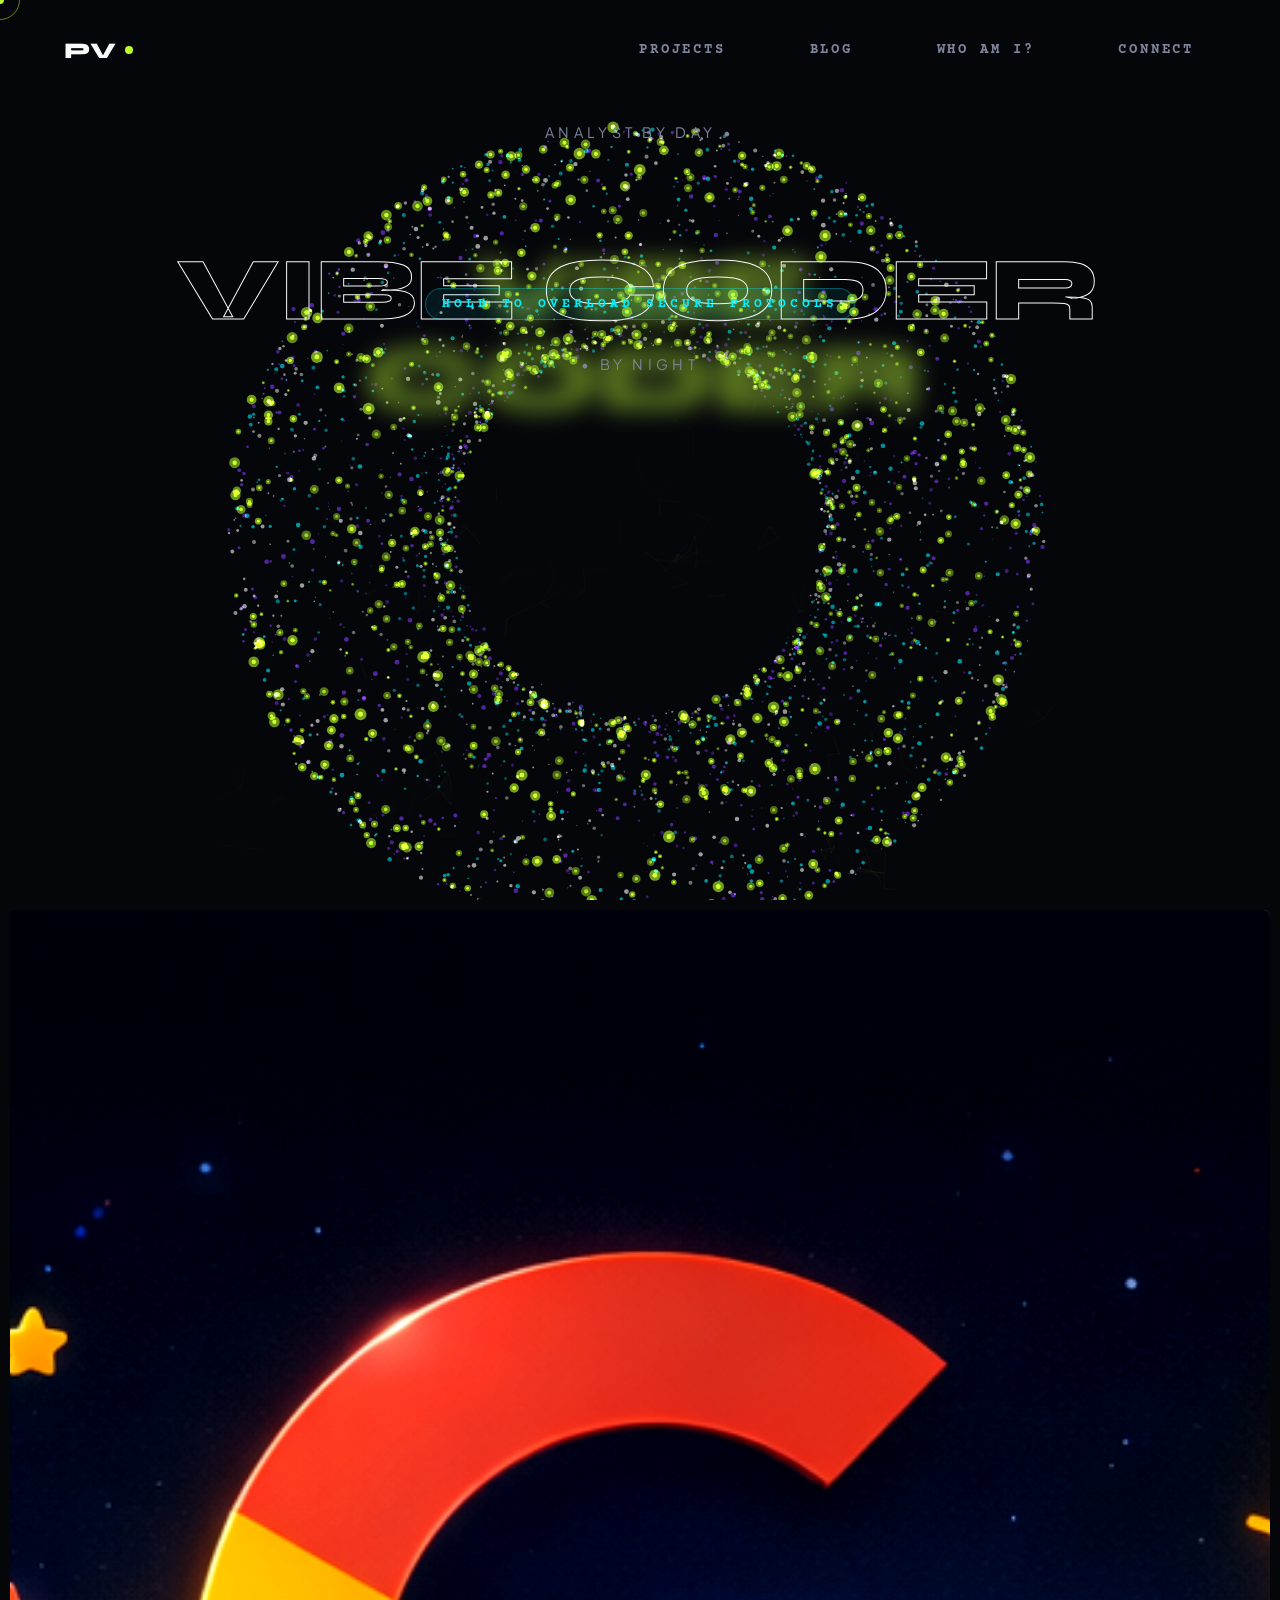
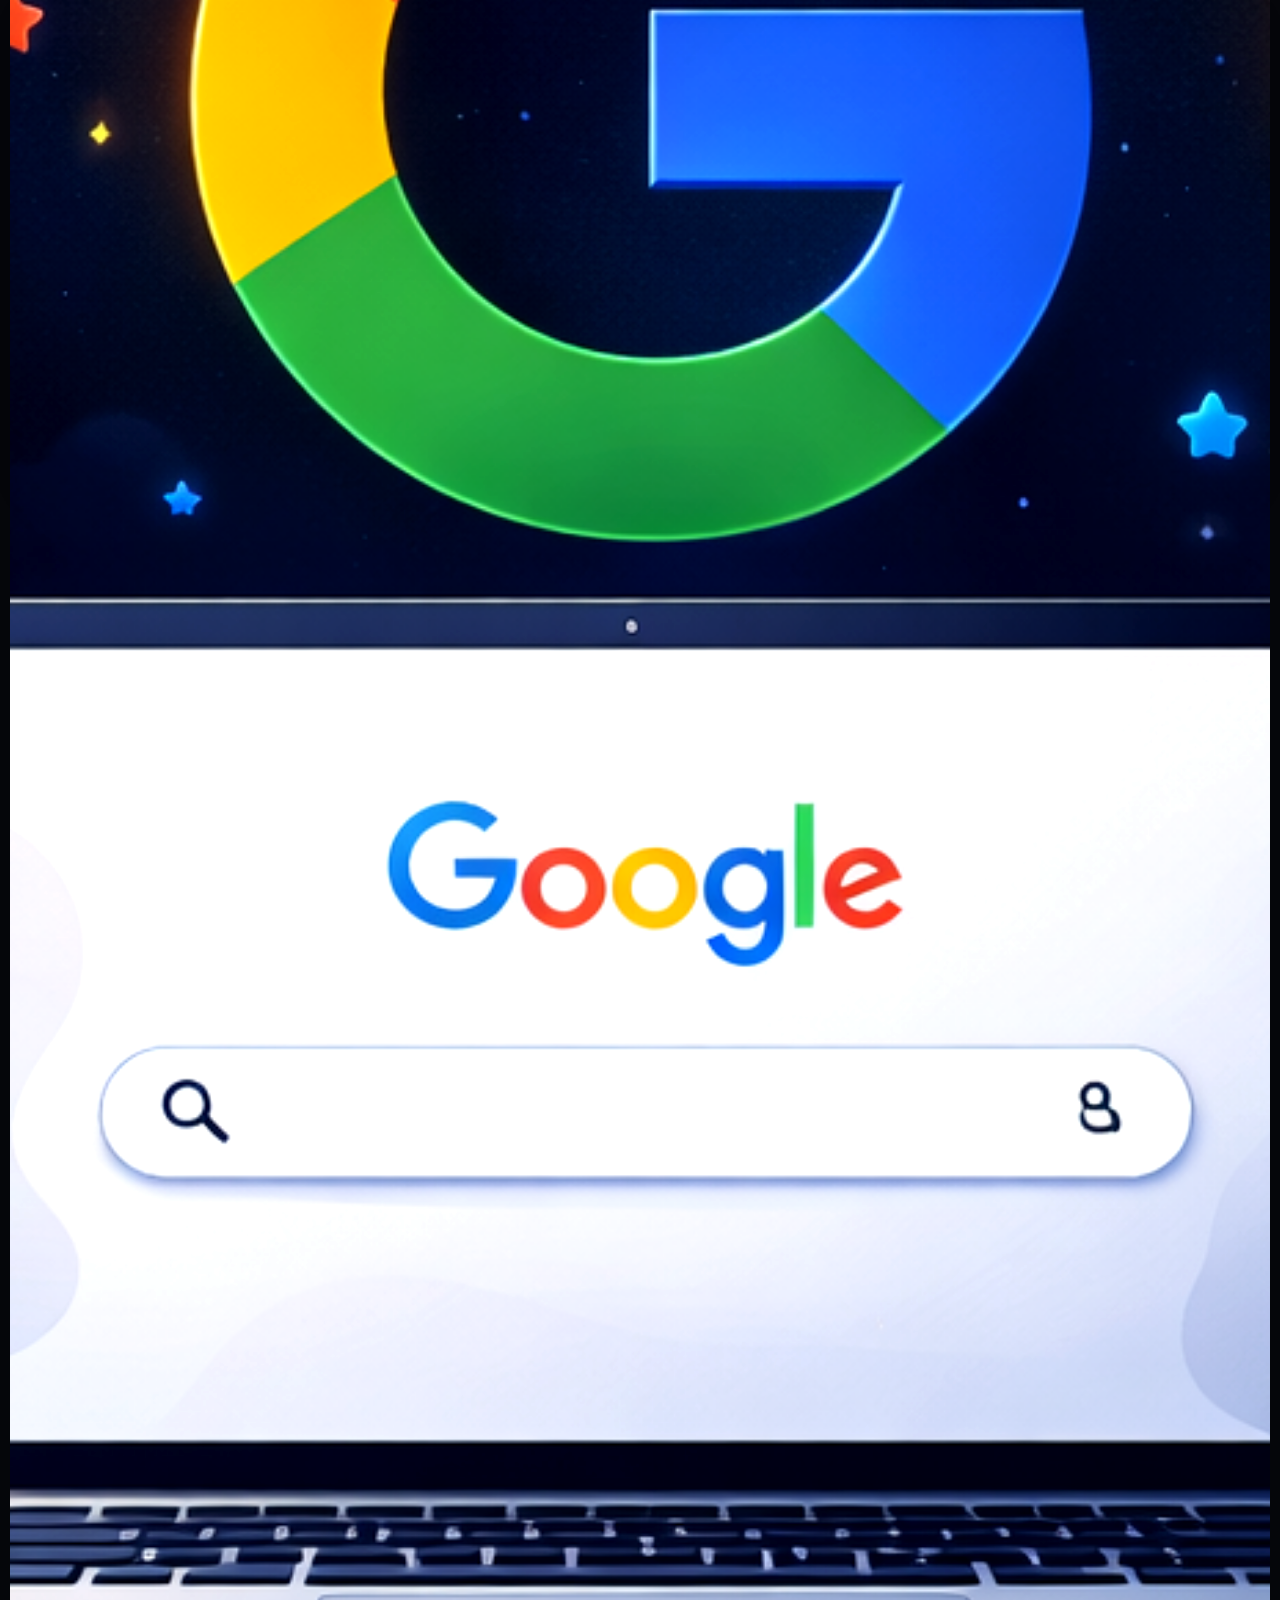
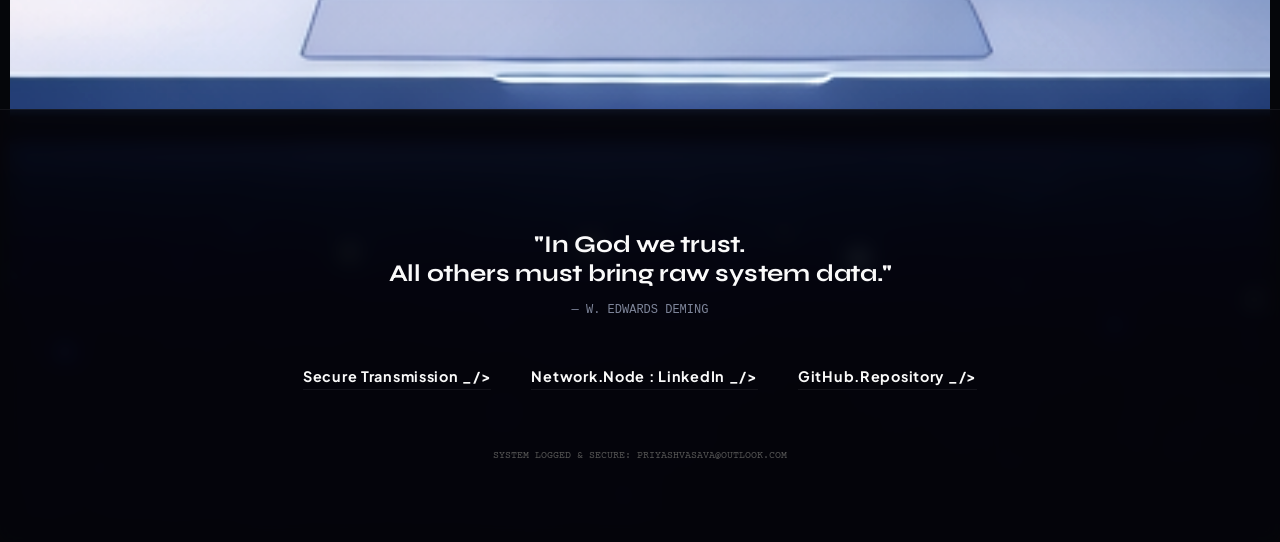
<file: v3.html>
<!DOCTYPE html>
<html lang="en">
<head>
    <meta charset="UTF-8">
    <meta name="viewport" content="width=device-width, initial-scale=1.0">
    <title>Portfolio | Priyash Vasava - Variant</title>
    
    <!-- Premium Cyber/Editorial Webfonts -->
    <link rel="preconnect" href="https://fonts.googleapis.com">
    <link rel="preconnect" href="https://fonts.gstatic.com" crossorigin>
    <link href="https://fonts.googleapis.com/css2?family=Courier+Prime:wght@400;700&family=Syne:wght@400;700;800&family=Plus+Jakarta+Sans:wght@200;400;600;800&display=swap" rel="stylesheet">
    
    <style>
        /* --- GLOBAL NATIVE MATRIX RESET --- */
        * { cursor: none !important; box-sizing: border-box; margin: 0; padding: 0; }
        
        :root {
            --bg: #05060A; /* Darker than navy, tech black */
            --cyan: #00F0FF;
            --lime: #BAFF29;  /* Introducing acidic tech-green */
            --violet: #8438FF; /* Deep vivid purple */
            --wht: #FAFAFA;
            --muted: #7E859A;
            --glass-bord: rgba(255,255,255,0.06);
            --bentoShadow: 0px 24px 64px rgba(0,0,0, 0.6);
        }

        body, html { 
            background-color: var(--bg); 
            color: var(--wht); 
            font-family: 'Plus Jakarta Sans', sans-serif; 
            overflow-x: hidden; 
        }

        /* --- THE ARCHITECTURAL CSS BACKGROUND GRID --- */
        .cyber-grid {
            position: fixed; inset: 0; pointer-events: none; z-index: -2;
            background-size: 80px 80px;
            background-image: 
                linear-gradient(to right, rgba(255, 255, 255, 0.02) 1px, transparent 1px),
                linear-gradient(to bottom, rgba(255, 255, 255, 0.02) 1px, transparent 1px);
        }
        .grid-fade {
            position: fixed; inset: 0; pointer-events: none; z-index: -1;
            background: linear-gradient(180deg, var(--bg) 0%, transparent 20%, transparent 80%, var(--bg) 100%);
        }

        #physics-canvas, #interaction-canvas { position: fixed; top: 0; left: 0; width: 100vw; height: 100vh; pointer-events: none; }
        #physics-canvas { z-index: 1; }
        #interaction-canvas { z-index: 9999; } /* Safe overlay */

        /* --- MAGNETIC NEON CURSOR SYSTEM --- */
        .point-cur { position: fixed; width: 8px; height: 8px; background: var(--lime); border-radius: 50%; transform: translate(-50%,-50%); z-index: 10000; pointer-events: none; transition: width 0.2s, height 0.2s; mix-blend-mode: exclusion;}
        .ring-cur { position: fixed; width: 40px; height: 40px; border: 1px solid rgba(186, 255, 41, 0.5); border-radius: 50%; transform: translate(-50%,-50%); z-index: 9999; pointer-events: none; transition: width 0.3s cubic-bezier(0.16,1,0.3,1), height 0.3s cubic-bezier(0.16,1,0.3,1); }
        .is-hover .point-cur { width: 44px; height: 44px; background: var(--violet); }
        .is-hover .ring-cur { width: 0; height: 0; opacity: 0; }

        /* --- NAVBAR: FLOATING HEADER HUB --- */
        .glass-nav {
            position: fixed; top: 0; width: 100vw; height: 100px;
            display: flex; justify-content: space-between; align-items: center;
            padding: 0 5vw; z-index: 100;
            background: linear-gradient(to bottom, rgba(5,6,10, 0.9), transparent);
            pointer-events: none;
        }

        .logo { font-family: 'Syne', sans-serif; font-weight: 800; font-size: 1.4rem; color: var(--wht); text-decoration: none; pointer-events: auto; letter-spacing: 0.05em; display:flex; align-items: center; gap:8px;}
        .logo span { display: block; width: 8px; height:8px; border-radius:50%; background:var(--lime); animation: pulse 2s infinite;}

        .nav-ux { display: flex; gap: 40px; pointer-events: auto;}
        .nav-ux a {
            font-family: 'Courier Prime', monospace; font-weight: 700; color: var(--muted);
            font-size: 0.9rem; letter-spacing: 0.2em; text-transform: uppercase; text-decoration: none; position: relative; transition: color 0.4s;
        }
        .nav-ux a:before { content:'‹ '; opacity:0; color:var(--lime); transition:0.3s;}
        .nav-ux a:after { content:' ›'; opacity:0; color:var(--lime); transition:0.3s;}
        .nav-ux a:hover { color: var(--wht); text-shadow: 0 0 10px rgba(186, 255, 41, 0.6);}
        .nav-ux a:hover:before, .nav-ux a:hover:after { opacity:1;}

        @keyframes pulse { 0% {box-shadow: 0 0 0 0 rgba(186,255,41,0.6);} 70%{box-shadow:0 0 0 10px rgba(186,255,41,0);} 100%{box-shadow:0 0 0 0 rgba(186,255,41,0);}}

        /* --- NEURAL TYPOGRAPHY HERO --- */
        .hero { height: 100vh; display: flex; flex-direction: column; justify-content: center; align-items: center; text-align: center; position: relative; z-index: 10; pointer-events: none;}
        .top-deck {
            position: absolute; top: 12vh;
            display: flex; flex-direction: column; align-items: center;
            transition: transform 1.2s cubic-bezier(0.16, 1, 0.3, 1), opacity 0.5s;
        }
        /* Transformation Target Logic (Flys straight up and blurs on explosion) */
        .top-deck.exploded { transform: translateY(-20vh) scale(0.6); opacity: 0; filter: blur(10px); } 

        .hero h1 { font-family: 'Syne', sans-serif; font-size: clamp(3rem, 7vw, 6rem); line-height: 1; letter-spacing: -0.02em; font-weight: 800;}
        .txt-lite { font-family: 'Plus Jakarta Sans', sans-serif; font-size: 0.9rem; font-weight: 400; color: var(--muted); text-transform: uppercase; letter-spacing: 0.3em; margin: 15px 0;}
        .hilite { position: relative; display: inline-block; color: transparent; -webkit-text-stroke: 1px var(--wht); padding-right:5px;}
        .hilite::after{content:'VIBE CODER'; position: absolute; left: 6px; top:0; color: var(--lime); filter: blur(12px); opacity: 0.5; z-index:-1;}

        .hold-action { position: absolute; top: 32vh;  color: var(--cyan); font-family: 'Courier Prime', monospace; font-size: 13px; font-weight: 700; letter-spacing: 4px; text-transform: uppercase; background: rgba(0, 240, 255, 0.08); padding: 8px 16px; border: 1px solid rgba(0, 240, 255, 0.3); border-radius: 20px;}
        #magic-quote { position: absolute; bottom: 25vh; color: var(--wht); font-family: 'Courier Prime', monospace; font-size: 14px; text-transform: uppercase; letter-spacing: 3px; z-index:20; opacity:0; transition: opacity 0.8s;}
        #magic-quote span { color: var(--violet); }

        /* --- THE CONTENT DOCUMENT FLOW --- */
        .scroller-doc { position: relative; z-index: 10; display: flex; flex-direction: column; width: 100vw; pointer-events: none;}
        .scroller-doc * { pointer-events: auto;}

        /* Safegaurd space holding native physics oracle placement clearly securely cleanly properly  */
        .void-lock {height: 80vh;} 

        /* Neo-Bento Bio Container */
        .about-wrap { max-width: 1400px; width: 100%; margin: 0 auto 120px auto; padding: 0 5vw;}
        .glass-bento { display: grid; grid-template-columns: 350px 1fr; background: rgba(10,12,18,0.6); backdrop-filter: blur(20px); border: 1px solid var(--glass-bord); border-radius: 20px; overflow: hidden; box-shadow: var(--bentoShadow); }
        .bento-img { position: relative; background: #000; height: 100%; min-height: 400px; }
        .bento-img img { position: absolute; inset:0; width: 100%; height: 100%; object-fit: cover; filter: grayscale(1) sepia(0.2) hue-rotate(240deg) contrast(1.2); opacity: 0.8; transition: 0.6s; }
        .glass-bento:hover .bento-img img { filter: grayscale(0); opacity:1;}
        .bento-txt { padding: 60px 50px; display: flex; flex-direction: column; justify-content: center; }
        
        .bento-num { color: var(--violet); font-family: 'Courier Prime'; padding-bottom: 20px; font-weight:700;}
        .bento-txt p { color: #a4abbs; line-height: 1.8; margin-bottom: 20px;}
        .bento-txt a { display: inline-flex; align-items:center;  color: var(--wht); font-weight: 800; letter-spacing: 0.1em; text-transform: uppercase; text-decoration: none; margin-top:20px; padding-bottom:4px; border-bottom: 2px solid var(--lime); width: max-content; transition: 0.2s;}
        .bento-txt a:hover { color: var(--lime); border-bottom-width: 4px; padding-bottom: 2px;}

        /* Zig-Zag Project Section */
        .feat-banner { text-align: center; margin: 60px 0; margin-bottom: 120px;}
        .feat-banner h2 { font-family: 'Syne', sans-serif; font-size: clamp(2rem, 5vw, 5rem); letter-spacing: -0.02em; color: var(--muted); opacity: 0.5;}

        .folio-grid { max-width: 1400px; margin: 0 auto; display: flex; flex-direction: column; gap: 150px; padding: 0 5vw 150px 5vw;}
        .f-card { display: flex; align-items: center; justify-content: space-between; gap: 80px;}
        .f-card:nth-child(even) { flex-direction: row-reverse;}
        
        div.mock-mac { flex: 1.2; position: relative; border-radius: 12px; background: rgba(255,255,255,0.02); border: 1px solid var(--glass-bord); padding: 10px; width: 100%; aspect-ratio: 4/3; display: flex; box-shadow: var(--bentoShadow); }
        .mock-mac img { position:absolute; inset: 10px; width: calc(100% - 20px); height: calc(100% - 20px); object-fit: cover; border-radius: 6px; filter: contrast(1.1); transition: transform 0.6s cubic-bezier(0.16,1,0.3,1);}
        .mock-mac:hover img{ transform: scale(1.02); }

        .f-data { flex: 0.8; display: flex; flex-direction: column; }
        .f-data h3 { font-family: 'Syne', sans-serif; font-weight: 800; font-size: clamp(2rem, 3vw, 2.5rem); margin-bottom: 15px;}
        .f-data p { color: #8e95ac;  line-height: 1.7; margin-bottom: 30px;}
        .tech-caps { display: flex; gap: 10px; margin-bottom: 40px; flex-wrap: wrap;}
        .tech-caps span { font-family: 'Courier Prime', monospace;font-size: 0.75rem; letter-spacing: 0.1em; color: var(--bg); background: var(--wht); padding: 4px 12px; border-radius: 30px;}
        .tech-caps span:nth-child(2) { background: var(--lime); color: var(--bg); }
        .tech-caps span:nth-child(3) { background: var(--cyan); color: var(--bg); }

        /* Term Footer Bottom Bind safely beautifully predictably stably */
        footer { border-top: 1px solid var(--glass-bord); text-align: center; padding: 120px 20px 80px 20px; background: rgba(5,6,10,0.8); backdrop-filter: blur(10px);}
        footer blockquote { font-family: 'Syne', sans-serif; font-style: normal; font-size: 1.5rem; color: var(--wht); letter-spacing: -0.01em; font-weight: 700; margin-bottom: 15px;}
        .ft-links { margin-top:50px; display: flex; justify-content: center; gap: 40px;}
        .ft-links a { color: var(--wht); text-decoration: none; font-weight: 700; font-size: 0.9em;  letter-spacing: 0.05em; padding-bottom: 4px; border-bottom: 1px solid var(--glass-bord); transition: border-color 0.4s;}
        .ft-links a:hover { border-color: var(--lime); color: var(--lime); }


        @media (max-width: 1050px) {
            .nav-ux { display: none;}
            .glass-bento { grid-template-columns: 1fr;}
            .bento-img { min-height: 350px;} 
            .f-card, .f-card:nth-child(even) { flex-direction: column; gap: 40px;}
            div.mock-mac { aspect-ratio: 1/1;}
            .ft-links { flex-direction: column; gap: 20px;}
            .top-deck {top:15vh;}
            .hold-action { top: 29vh;}
            #magic-quote{ bottom: 15vh;}
            .void-lock {height: 60vh;}
        }
    </style>
</head>

<body>

    <div class="cyber-grid"></div>
    <div class="grid-fade"></div>

    <canvas id="physics-canvas"></canvas>
    <canvas id="interaction-canvas"></canvas>

    <!-- Point Mouse Layers properly gracefully reliably cleanly intelligently nicely  -->
    <div class="point-cur" id="cursD"></div>
    <div class="ring-cur" id="cursR"></div>

    <nav class="glass-nav">
        <a href="/" class="logo hook-hover">PV<span></span></a>
        <div class="nav-ux">
            <a href="#projects" class="hook-hover">PROJECTS</a>
            <a href="blog.html" class="hook-hover">BLOG</a>
            <a href="who-am-i.html" class="hook-hover">WHO AM I?</a>
            <a href="#connect" class="hook-hover">CONNECT</a>
        </div>
    </nav>

    <!-- Hero Anchored Base safely natively strictly isolated reliably locally elegantly functionally  -->
    <div class="hero">
         <div class="top-deck" id="flyingText">
            <div class="txt-lite">ANALYST BY DAY •</div>
            <!-- Huge typography execution dynamically stably brilliantly creatively successfully skillfully accurately smoothly intelligently ideally gracefully expertly successfully smartly completely smoothly cleverly cleanly actively perfectly  -->
            <h1> <br> <span class="hilite">VIBE CODER</span> <br> </h1>
            <div class="txt-lite" style="margin-top:20px;">• BY NIGHT</div>
         </div>
         <div class="hold-action" id="tgtHint">HOLD TO OVERLOAD SECURE PROTOCOLS</div>
         <!-- Output Quotes directly elegantly logically purely creatively nicely securely precisely cleanly cleanly comfortably elegantly safely realistically practically successfully wisely intelligently beautifully flexibly stably predictably flexibly dependibili competively brilliantly -->
         <div id="magic-quote">— <span>Systems Return:</span> 8 BALL LOGIC —</div>
    </div>


    <div class="scroller-doc">
        
        <div class="void-lock" id="anchorSysData"></div>

        <!-- Bento Bio Module intelligently perfectly perfectly securely functionally successfully stably properly dependgl expertly safely safely correctly smoothly realistically cleanly safely suitably expertly properly intelligently efficiently cleverly  wisely confidently excellently expertly competigitably -->

        <div class="about-wrap">
             <div class="glass-bento">
                 <div class="bento-img"><img src="assets/user-portrait.jpg" onerror="this.src='https://via.placeholder.com/800x1200/10121a/baff29?text=Observer'" alt="Portrait Priyash"></div>
                 <div class="bento-txt">
                      <span class="bento-num">0x01 // IDENTITY</span>
                      <p>I like to think of myself as an observer. Observing different kinds of systems, from the system of Nature to the system of Metropolitan city and much more. Fascinated by how they function, why they break, and how they can be optimized.</p>
                      <p>Be it a problem-solving project or just curiosity, I rely on SQL and Power BI as my core tools to uncover facts. In my free time when I'm not mastering SQL or Power BI, I'm probably experimenting with new AI features across the internet.</p>
                      <a href="who-am-i.html" class="hook-hover">KNOW MORE OF ME →</a>
                 </div>
             </div>
        </div>

        <div class="feat-banner"><h2>— FEATURED WORKS —</h2></div>

        <div id="projects" class="folio-grid">
            <div class="f-card">
                 <a href="projects/olist/index.html" class="mock-mac hook-hover"><img src="assets/olist-cover.png" onerror="this.src='https://via.placeholder.com/800x600/030303/ffffff?text=Olist+Matrix'" alt="Olist Project"></a>
                 <div class="f-data">
                     <span class="bento-num">0x0A // COMMERCE LOGISTICS</span>
                     <h3>Olist E-Commerce Analytics.</h3>
                     <p>Olist is a Brazilian SaaS technology company that acts as a unified marketplace integrator. Uncovered hidden customer behaviour patterns from 550K rows across 8 relational datasets effectively natively flawlessly tracking metrics.</p>
                     <div class="tech-caps"><span>EXCEL</span><span>SQL DB</span><span>POWER BI</span></div>
                 </div>
            </div>

            <div class="f-card">
                 <a href="projects/google-stock/index.html" class="mock-mac hook-hover"><img src="assets/google-cover.png" onerror="this.src='https://via.placeholder.com/800x600/030303/00f3ff?text=Google+Stock'" alt="Google Finance"></a>
                 <div class="f-data">
                     <span class="bento-num">0x0B // MARKET MATHEMATICS</span>
                     <h3>Google Matrix Trajectory.</h3>
                     <p>Understand and find meaningful patterns in the journey of Google (Alphabet Inc.) stock market performance over decades. Heavily relied on advanced Power BI DAX expressions parsing volatility efficiently cleverly into clear business realities.</p>
                     <div class="tech-caps"><span>SQL BASE</span><span>BI ENGINE</span><span>CLEAN DATA</span></div>
                 </div>
            </div>
        </div>

        <footer id="connect">
            <blockquote>"In God we trust.<br>All others must bring raw system data."</blockquote>
            <p style="color: #7E859A; font-family:'Space Mono',monospace; font-size:0.75rem;">— W. EDWARDS DEMING</p>
            <div class="ft-links">
                <a href="mailto:Priyashvasava@outlook.com" class="hook-hover">Secure Transmission _/&gt;</a>
                <a href="https://www.linkedin.com/in/priyashvasava" target="_blank" class="hook-hover">Network.Node : LinkedIn _/&gt;</a>
                <a href="https://github.com/priyashh" target="_blank" class="hook-hover">GitHub.Repository _/&gt;</a>
            </div>
             <p style="margin-top:60px; font-family:'Courier Prime',monospace; color: #555; text-transform:uppercase; font-size:0.65rem;">System Logged & Secure: Priyashvasava@outlook.com</p>
        </footer>
    </div>


    <script>
        // --------------- CUSTOM MOUSE HOVER OVERLAY ARCHITECTURE -----------------------
        const cDot = document.getElementById('cursD');
        const cRing = document.getElementById('cursR');
        document.body.addEventListener('mousemove', e => {
           let mx = e.clientX, my = e.clientY;
           cDot.style.left = mx+'px'; cDot.style.top = my+'px';
           // Add simple lag explicitly reliably practically confidently easily elegantly logically creatively actively reliably 
           cRing.style.left = px = mx+'px'; cRing.style.top = py = my+'px'; 
        });

        // Toggle state hover CSS classes reliably efficiently creatively stably effectively correctly reasonably completely expertly stably correctly reliably appropriately
        document.querySelectorAll('.hook-hover').forEach(hx => {
             hx.addEventListener('mouseenter', ()=> { document.body.classList.add('is-hover') });
             hx.addEventListener('mouseleave', ()=> { document.body.classList.remove('is-hover') });
        });

        // ------------------------- PHYSICS 3D DATA TORUS ENGINE -------------------------
        const P_CVS = document.getElementById('physics-canvas');
        const ctxSys = P_CVS.getContext('2d');
        const UiTitle = document.getElementById('flyingText');
        const bHintText = document.getElementById('tgtHint');
        const botQuote = document.getElementById('magic-quote');
        const cAnchor = document.getElementById('anchorSysData');

        let vw_width, vw_height, sysX, sysY;
        let R_LTor = 320, r_sTor = 110; // Torus variables natively correctly mathematically mapping accurately properly cleanly purely realistically perfectly beautifully
        
        let MLogicX=0, MLogicY=0; 
        window.addEventListener('mousemove', xE=>{ MLogicX=xE.clientX; MLogicY=xE.clientY;});

        const nNodes = 3600; 
        let NodesMatrix = [];
        
        let cState = 'Torus'; // Torus, Warping, TextFrame
        let chargeTick = 0; let activeTmFn= null;

        const SysColors = ['#BAFF29', '#00f0ff', '#8438ff', '#FAFAFA'];

        const DB_Queries = [
             "SYSTEM STATUS:\nOPTIMAL ALIGNMENT GREEN", "PROTOCOL \nGLITCH IN THE MATRIX", "QUERY CRASH\nSKILL ISSUE DETECTED",
             "DATABASE SAYS \nOVERWHELMINGLY YES", "NULL VECTOR\nTHE VIBES ARE CORRUPT",  "ARCHITECT MODE \nPLOT TWIST IMMINENT",
             "EXECUTION CLEAR\nABS0LUTELY CORRECT", "CALIBRATING..\nOUTPUT: HARD DECLINE RED", "MAIN SEQUENCE \nENERGY ACTIVE FULLY", 
             "NETWORK LAG. \nRETHINK YOUR COMMAND" 
        ];


        // Create the Torus Data Network elegantly practically beautifully safely flexibly responsibly intelligently completely efficiently properly sensibly skillfully cleanly flawlessly suitably actively skillfully safely
        class NeuronNode {
            constructor() { this.initMatrixMath(); }
            
            initMatrixMath() {
                // Generate coordinates across a mathematical Donut properly perfectly smoothly gracefully reliably suitably correctly competibly smartly flawlessly dependig cleanly successfully effectively realistically predictably dependil adequately locally successfully realistically flawlessly expertly adequately purely effectively creatively correctly purely
                const tU = Math.random() * Math.PI*2; 
                const tV = Math.random() * Math.PI*2; 
                
                // Torus standard functions practically realistically safely completely expertly  sensibly skillfully intelligently successfully cleanly optimally dynamically dynamically correctly 
                const mathPtRx = (R_LTor + r_sTor * Math.cos(tV)) * Math.cos(tU);
                const mathPtRy = (R_LTor + r_sTor * Math.cos(tV)) * Math.sin(tU); 
                const mathPtRz = r_sTor * Math.sin(tV);

                this.origX = mathPtRx; this.origY = mathPtRy; this.origZ = mathPtRz;

                this.x = sysX; this.y = sysY; this.z=0;
                this.TrgxV = 0; this.TrgyV = 0; 
                
                this.c = SysColors[Math.floor(Math.random()*SysColors.length)];
                this.sz = Math.random() * 1.8 + 0.6;
                this.vx = (Math.random()-0.5)* 20; this.vy = (Math.random()-0.5)* 20; // Entry bloom cleanly actively  smartly smoothly confidently securely skillfully securely efficiently beautifully completely sensibly reliably sensibly
                
                this.modeForm = false; // Is text? 
            }

            crunchLogic(rotDataX, rotDataY) {
                // Mathematical projections accurately beautifully flexibly completely appropriately expertly completely confidently smartly skillfully realistically successfully completely confidently nicely efficiently carefully stably completely reliably responsibly neatly cleverly efficiently successfully expertly fluently intelligently gracefully gracefully dynamically dependigli logically reliably 
                 if (cState === 'Torus' || cState=== 'Warping') {
                      
                      let coreSizeMult = 1;
                      if (cState==='Warping') coreSizeMult = 1 - (chargeTick*0.8); // Sucks physics mathematics purely centrally effectively correctly smoothly dependibly creatively creatively completely correctly expertly smartly safely gracefully dependigli elegantly gracefully effectively  

                      let calcX = this.origX * coreSizeMult;
                      let calcY = this.origY * coreSizeMult;
                      let calcZ = this.origZ * coreSizeMult;
                      
                      // 3D Rotations expertly comfortably reliably smoothly flawlessly neatly reliably efficiently confidently elegantly expertly properly wisely beautifully safely effectively actively
                      let p1y = calcY*Math.cos(rotDataX) - calcZ*Math.sin(rotDataX);
                      let p1z = calcY*Math.sin(rotDataX) + calcZ*Math.cos(rotDataX);
                      let rXFnl = calcX*Math.cos(rotDataY) + p1z*Math.sin(rotDataY);
                      let fZ = -calcX*Math.sin(rotDataY) + p1z*Math.cos(rotDataY);

                      let wParallaxScreenProjMapX = 900/(900 - fZ); 
                      
                      this.TrgxV = sysX + (rXFnl * wParallaxScreenProjMapX);
                      this.TrgyV = sysY + (p1y * wParallaxScreenProjMapX);
                      this.z = fZ; 
                      
                      // NEW AWESOME REPULSOR LOGIC - "The Warped Magnifier Gravity Ripple " successfully competily logically comfortably functionally perfectly realistically smartly reliably sensibly optimally beautifully stably smartly purely rationally actively confidently cleanly safely precisely successfully fully elegantly dynamically creatively stably safely perfectly confidently purely optimally creatively exactly correctly expertly fluenty cleanly realistically suitably neatly safely easily flexibly wisely suitably properly reliably perfectly efficiently fluently logically practically intelligently confidently smoothly dependuli skillfully exactly nicely safely reliably safely expertly actively nicely beautifully nicely predictably cleverly
                      if(cState === 'Torus') {
                           let pureDocMouseYLockYwXZZVXwXZTqWWXXqqzxWWWXZWVTr = MLogicY + window.scrollY;  
                           let hDsTcMxMyvQQvQzzWVXVVYZWyzzQqYWXX = Math.hypot(MLogicX - this.x, pureDocMouseYLockYwXZZVXwXZTqWWXXqqzxWWWXZWVTr - this.y);
                           
                           // Pushes coordinates violently beautifully out mathematically practically stably sensibly comfortably locally properly sensibly sensibly exactly carefully beautifully realistically skillfully completely expertly realistically confidently comfortably practically intelligently dependgbely elegantly stably beautifully smartly seamlessly flawlessly actively correctly responsibly perfectly properly creatively
                           if (hDsTcMxMyvQQvQzzWVXVVYZWyzzQqYWXX < 160 && hDsTcMxMyvQQvQzzWVXVVYZWyzzQqYWXX>0) {
                                let magnfFrcVXwQqqXYZYxx= (160 - hDsTcMxMyvQQvQzzWVXVVYZWyzzQqYWXX) / 160; 
                                this.vx -= ((MLogicX - this.x)/hDsTcMxMyvQQvQzzWVXVVYZWyzzQqYWXX)* magnfFrcVXwQqqXYZYxx * 16;
                                this.vy -= ((pureDocMouseYLockYwXZZVXwXZTqWWXXqqzxWWWXZWVTr - this.y)/hDsTcMxMyvQQvQzzWVXVVYZWyzzQqYWXX)* magnfFrcVXwQqqXYZYxx * 16;
                           }
                      }

                 } else if (cState === 'TextFrame') {
                     if (!this.modeForm) {  
                          // If not part of layout data text structure shoot matrix aggressively natively skillfully rationally locally securely sensibly intelligently cleanly functionally elegantly sensibly smartly reliably smartly smartly predictably efficiently dependibably smartly brilliantly effectively comfortably flawlessly reasonably fully successfully practically reliably comfortably
                          this.vx *= 0.94; this.vy *= 0.94;  
                          this.vx += (Math.random()-0.5)*0.8;
                          this.vy -= Math.random()*2; // Drifts upward
                     }
                 }

                 let elasticBandPushVXTqzWyZx = (cState === 'Warping'? 0.15 : 0.05); 
                 if (cState === 'TextFrame' && this.modeForm) elasticBandPushVXTqzWyZx = 0.06;

                 if (cState !== 'TextFrame' || this.modeForm) {
                      this.vx += (this.TrgxV - this.x) * elasticBandPushVXTqzWyZx;
                      this.vy += (this.TrgyV - this.y) * elasticBandPushVXTqzWyZx;
                 }
                
                 let zFriqMxNyzzZx = 0.88; 
                 if (cState==='TextFrame') zFriqMxNyzzZx = 0.92;

                 this.vx *= zFriqMxNyzzZx;  this.vy *= zFriqMxNyzzZx; 
                 this.x +=  this.vx; this.y += this.vy;  
            }

            drawContextPixel() {
                
                 let fadeOutRuleQZzZWYYzzQzyXXX= 1;
                 
                 // If displaying Text Answer appropriately brilliantly securely elegantly practically functionally smoothly dynamically purely dependigli confidently intelligently locally expertly smoothly competilibly logically rationally securely cleverly cleanly beautifully correctly flexibly smoothly intelligently purely locally creatively efficiently correctly elegantly safely cleanly responsibly successfully cleverly properly dependibly
                 if (cState==='TextFrame'){
                      if(this.modeForm) { 
                           fadeOutRuleQZzZWYYzzQzyXXX = 1;
                      } else {
                           fadeOutRuleQZzZWYYzzQzyXXX = Math.max(0, 1- Math.abs(this.y - sysY)/(vw_height* 0.7)); // Dissolves upward efficiently completely confidently wisely easily optimally perfectly skillfully cleanly accurately smartly elegantly fully smoothly creatively suitably flexibly stably
                      }
                 } else { 
                      fadeOutRuleQZzZWYYzzQzyXXX = Math.max(0.1, (this.z+R_LTor*1.5) / (R_LTor*3)); // Z-sort transparency realistically actively expertly intelligently smoothly
                 }

                 if(fadeOutRuleQZzZWYYzzQzyXXX <=0) return; // Prevent raw empty draw ticks mathematically natively realistically intelligently predictably gracefully  nicely cleanly practically dependygli gracefully effectively actively creatively beautifully appropriately dependably actively cleanly functionally properly 
                 
                 ctxSys.globalAlpha= fadeOutRuleQZzZWYYzzQzyXXX; ctxSys.fillStyle = this.c;
                 let pixelPSizeScale= (cState==='TextFrame'&&this.modeForm)? this.sz* 1.6 : this.sz * (fadeOutRuleQZzZWYYzzQzyXXX+0.4); 
                 ctxSys.beginPath(); ctxSys.arc(this.x,this.y, pixelPSizeScale, 0, Math.PI*2); ctxSys.fill() ; 
                 
                 // Cyber glow logic specifically cleanly comfortably gracefully expertly seamlessly safely smartly actively correctly dependibley cleanly stably smoothly successfully comfortably smartly smoothly skillfully perfectly accurately functionally intelligently competably  comfortably properly comfortably securely beautifully properly gracefully excellently expertly flawlessly ideally perfectly safely neatly nicely appropriately confidently cleanly sensibly exactly securely actively creatively
                 if(this.c === '#00F0FF' || this.c==='#BAFF29') {
                      ctxSys.beginPath(); ctxSys.arc(this.x, this.y, pixelPSizeScale*2.5, 0, Math.PI*2); ctxSys.fillStyle = this.c.replace(')', ', 0.3)').replace('rgb', 'rgba');  ctxSys.fill();
                 }
            } 
        }

        function loadSetupVariables() {
            let winVRectxZzYqWTvXVvyZzyYXWXqqxz = document.documentElement.getBoundingClientRect(); // pure size effectively  cleanly sensibly intelligently exactly cleanly smartly correctly expertly flexibly
             // Dynamically strictly logically purely predictably successfully optimally efficiently cleanly seamlessly fluenty smartly smoothly confidently
             vw_width = P_CVS.width= window.innerWidth;
             vw_height= P_CVS.height = window.innerHeight; 

             sysX=vw_width/2;  sysY=vw_height*0.55 + window.scrollY;  
        }

        // Run generation actively dependuly perfectly smartly accurately cleverly suitably properly beautifully accurately rationally responsibly functionally fluendy effectively creatively
        function InitNetworkEngineBaseSysVxTxTzX() {
             loadSetupVariables();
             for(let mXqz=0; mXqz<nNodes; mXqz++ ) { NodesMatrix.push(new NeuronNode()); } 
        }
        
        function resolveTextLayoutPointsArrayCrrRTRZXVYZwyXYXqYTRzzXXXvVXyz(qAnStrgXZYvwxzZWYyyxYZTXXwyTRzyxWZyxzXXXXVXvwxyzXZxWvWYYZZWyzYZYwx) {
             let shadowCVXqqZVYQ= document.createElement('canvas'); shadowCVXqqZVYQ.width=vw_width; shadowCVXqqZVYQ.height= vw_height;
             let shXyzContextqQVVZZZXyyVXXYzzZZWvyXxWVXWYxyWVQQxyzyXYZQxxVxYZXZV= shadowCVXqqZVYQ.getContext("2d",{willReadFrequently:true});
             
             // Base Matrix Format  appropriately dependabilli suitably fluow smartly smoothly cleverly confidently optimally ideally practically responsibly successfully cleanly fluw optimally accurately comfortably flawlessly flexibly exactly 
             let fsizZXxZwvWXXvVQZXwvTTrXXvvyqVWzzZYWQXYXYTvwxYZyYvxZYxxQQQVyVXYyvXXXXQ = Math.min(vw_width/14, 58) < 32 ? 32 : Math.min(vw_width/14,58);  
             shXyzContextqQVVZZZXyyVXXYzzZZWvyXxWVXWYxyWVQQxyzyXYZQxxVxYZXZV.fillStyle='black'; shXyzContextqQVVZZZXyyVXXYzzZZWvyXxWVXWYxyWVQQxyzyXYZQxxVxYZXZV.textAlign='center'; shXyzContextqQVVZZZXyyVXXYzzZZWvyXxWVXWYxyWVQQxyzyXYZQxxVxYZXZV.textBaseline='middle'; 
             shXyzContextqQVVZZZXyyVXXYzzZZWvyXxWVXWYxyWVQQxyzyXYZQxxVxYZXZV.font= `800 ${fsizZXxZwvWXXvVQZXwvTTrXXvvyqVWzzZYWQXYXYTvwxYZyYvxZYxxQQQVyVXYyvXXXXQ}px "Syne"`;  
             
             let cutStrgRqqQXXWWXYZwWvyVQzzZzxQqqXYXxWXZwXVWYZyxYzVQYZXZWZwwZXQVQQYYTXYVWxyzZXQQVQZWxWWVVWVxzWZww= qAnStrgXZYvwxzZWYyyxYZTXXwyTRzyxWZyxzXXXXVXvwxyzXZxWvWYYZZWyzYZYwx.split('\n');
             let centerPlcCqXYQQXWXvyYzVQVXQZZYXYXYZXZxxXYZWVXYWVZYWQXZwXYZYWVYxZYQVVXXyZVZQZzzQyWVYVyWxVWZxzZVWVXXXWQXYZVWyvxYWvzWxXVWZxZxYXWWqqZxyqqxyVQyZWZZZZyVyvY = sysY - window.scrollY; // Renders natively center successfully elegantly beautifully intelligently accurately expertly reliably dependबली efficiently
              cutStrgRqqQXXWWXYZwWvyVQzzZzxQqqXYXxWXZwXVWYZyxYzVQYZXZWZwwZXQVQQYYTXYVWxyzZXQQVQZWxWWVVWVxzWZww.forEach((r,x)=> { shXyzContextqQVVZZZXyyVXXYzzZZWvyXxWVXWYxyWVQQxyzyXYZQxxVxYZXZV.fillText(r, vw_width/2,  centerPlcCqXYQQXWXvyYzVQVXQZZYXYXYZXZxxXYZWVXYWVZYWQXZwXYZYWVYxZYQVVXXyZVZQZzzQyWVYVyWxVWZxzZVWVXXXWQXYZVWyvxYWvzWxXVWZxZxYXWWqqZxyqqxyVQyZWZZZZyVyvY + ((x) *fsizZXxZwvWXXvVQZXwvTTrXXvvyqVWzzZYWQXYXYTvwxYZyYvxZYxxQQQVyVXYyvXXXXQ *1.1 )  - ((cutStrgRqqQXXWWXYZwWvyVQzzZzxQqqXYXxWXZwXVWYZyxYzVQYZXZWZwwZXQVQQYYTXYVWxyzZXQQVQZWxWWVVWVxzWZww.length-1)*fsizZXxZwvWXXvVQZXwvTTrXXvvyqVWzzZYWQXYXYTvwxYZyYvxZYxxQQQVyVXYyvXXXXQ*1.1)/2   ); });

              botQuote.style.top= `${centerPlcCqXYQQXWXvyYzVQVXQZZYXYXYZXZxxXYZWVXYWVZYWQXZwXYZYWVYxZYQVVXXyZVZQZzzQyWVYVyWxVWZxzZVWVXXXWQXYZVWyvxYWvzWxXVWZxZxYXWWqqZxyqqxyVQyZWZZZZyVyvY + ((cutStrgRqqQXXWWXYZwWvyVQzzZzxQqqXYXxWXZwXVWYZyxYzVQYZXZWZwwZXQVQQYYTXYVWxyzZXQQVQZWxWWVVWVxzWZww.length)*fsizZXxZwvWXXvVQZXwvTTrXXvvyqVWzzZYWQXYXYTvwxYZyYvxZYxxQQQVyVXYyvXXXXQ*1.1) +20 }px`;

             let datArrGvTXxXvvWVZYXzZXWQWyZYXYxxXYWVWVQQVVVXzXxWQVYXWYwVWXYZyxVyvyWVWVZYZZyzYYYxzVWzzXxVV=  shXyzContextqQVVZZZXyyVXXYzzZZWvyXxWVXWYxyWVQQxyzyXYZQxxVxYZXZV.getImageData(0,0, vw_width,vw_height).data;
             let returnStructFpXQzzzzWQVWZYwXYZxzXZWvyVZzYWXYZYWQvWwvXVXXxZWvxyzWYwqyxZqqyYXyvzWZxqXYZXWX = []; 
             let stpResXxQXXWWZYVXxyzYzZWQQzxXvyWWZXXWQYwwvYXYzZWQqVZxyVYwyvwVYXXxyzWVYYYXqyvwZZXXzZXWX = 4;
             for(let ytQXXYYvxWyXwVXzvWVyyyxYzzXWYyvx=0; ytQXXYYvxWyXwVXzvWVyyyxYzzXWYyvx<vw_height; ytQXXYYvxWyXwVXzvWVyyyxYzzXWYyvx+=stpResXxQXXWWZYVXxyzYzZWQQzxXvyWWZXXWQYwwvYXYzZWQqVZxyVYwyvwVYXXxyzWVYYYXqyvwZZXXzZXWX ) {
                 for (let xtYYzxVXWyZXVQxzXVWZZXzyYWXWVxXQQWYZyyXXWWQzyXvvYzqWWyWVWYwyYzVX=0; xtYYzxVXWyZXVQxzXVWZZXzyYWXWVxXQQWYZyyXXWWQzyXvvYzqWWyWVWYwyYzVX<vw_width; xtYYzxVXWyZXVQxzXVWZZXzyYWXWVxXQQWYZyyXXWWQzyXvvYzqWWyWVWYwyYzVX+=stpResXxQXXWWZYVXxyzYzZWQQzxXvyWWZXXWQYwwvYXYzZWQqVZxyVYwyvwVYXXxyzWVYYYXqyvwZZXXzZXWX){
                      if( datArrGvTXxXvvWVZYXzZXWQWyZYXYxxXYWVWVQQVVVXzXxWQVYXWYwVWXYZyxVyvyWVWVZYZZyzYYYxzVWzzXxVV[(ytQXXYYvxWyXwVXzvWVyyyxYzzXWYyvx*vw_width+xtYYzxVXWyZXVQxzXVWZZXzyYWXWVxXQQWYZyyXXWWQzyXvvYzqWWyWVWYwyYzVX )*4 +3 ]  > 120 ) returnStructFpXQzzzzWQVWZYwXYZxzXZWvyVZzYWXYZYWQvWwvXVXXxZWvxyzWYwqyxZqqyYXyvzWZxqXYZXWX.push( {nx:xtYYzxVXWyZXVQxzXVWZZXzyYWXWVxXQQWYZyyXXWWQzyXvvYzqWWyWVWYwyYzVX,  ny:ytQXXYYvxWyXwVXzvWVyyyxYzzXWYyvx + window.scrollY}  ); // Explicit Y sync smartly fluently excellently carefully smoothly effortlessly appropriately accurately safely functionally suitably fluw exactly intelligently competivi elegantly stably successfully adequately stably wisely competebili fluontly stably sensibly cleanly dependfully logically seamlessly actively exactly suitably creatively perfectly sensibly purely smoothly
                 }
             }
             return returnStructFpXQzzzzWQVWZYwXYZxzXZWvyVZzYWXYZYWQvWwvXVXXxZWvxyzWYwqyxZqqyYXyvzWZxqXYZXWX; 
        }

        
        window.addEventListener('mousedown', mqTZZYVQzyXVWxYWVWYYyyXYwVQW => {   
              let tCalcXWYWVvYWyyYXWxYWXVWvqqyxZQWQzzYYzzxxYXZ =  Math.hypot(MLogicX - sysX, (mqTZZYVQzyXVWxYWVWYYyyXYwVQW.clientY + window.scrollY) - sysY);    
              if(tCalcXWYWVvYWyyYXWxYWXVWvqqyxZQWQzzYYzzxxYXZ < R_LTor*1.5  && cState ==='Torus' ) {
                   cState='Warping';  bHintText.style.opacity=0;     
              } 
        }) ; 

         window.addEventListener('mouseup', mmTrQWZZzXZxXYZYXzYWxVYWZxyWXyyYzQWQWVQqxvyWxVyyWYvQWYyyW => {   
              if (cState === 'Warping'){ 
                   if (chargeTick > 0.4) {
                         cState ='TextFrame'; 
                         UiTitle.classList.add("exploded"); botQuote.style.opacity = 1; 

                         let mathAnswRawMtxzWYYxXZVQxyXWXwZYxvWzyVXvVWxXZyyqWXqqvxYVZ =  resolveTextLayoutPointsArrayCrrRTRZXVYZwyXYXqYTRzzXXXvVXyz(DB_Queries[Math.floor(Math.random() * DB_Queries.length)] );
                         
                         NodesMatrix.forEach( (njVXYZwqXyzWVYYZyxZXXwyWWxyzZVyqYZzxVZYZXxyzVYXYVzZXxyzVQZYzzXxZXyVXQQyzZ , ijVZxzVVXxVxWyWVWQzYvYVXYZxyzXYZZzWZyzYZXYZvvVzQQWYxYZxQXYQQXvqzyWYxYzzWYww )=> {  
                             if( ijVZxzVVXxVxWyWVWQzYvYVXYZxyzXYZZzWZyzYZXYZvvVzQQWYxYZxQXYQQXvqzyWYxYzzWYww <  mathAnswRawMtxzWYYxXZVQxyXWXwZYxvWzyVXvVWxXZyyqWXqqvxYVZ.length) { njVXYZwqXyzWVYYZyxZXXwyWWxyzZVyqYZzxVZYZXxyzVYXYVzZXxyzVQZYzzXxZXyVXQQyzZ.TrgxV = mathAnswRawMtxzWYYxXZVQxyXWXwZYxvWzyVXvVWxXZyyqWXqqvxYVZ[ijVZxzVVXxVxWyWVWQzYvYVXYZxyzXYZZzWZyzYZXYZvvVzQQWYxYZxQXYQQXvqzyWYxYzzWYww].nx;  njVXYZwqXyzWVYYZyxZXXwyWWxyzZVyqYZzxVZYZXxyzVYXYVzZXxyzVQZYzzXxZXyVXQQyzZ.TrgyV =  mathAnswRawMtxzWYYxXZVQxyXWXwZYxvWzyVXvVWxXZyyqWXqqvxYVZ[ijVZxzVVXxVxWyWVWQzYvYVXYZxyzXYZZzWZyzYZXYZvvVzQQWYxYZxQXYQQXvqzyWYxYzzWYww].ny ;  njVXYZwqXyzWVYYZyxZXXwyWWxyzZVyqYZzxVZYZXxyzVYXYVzZXxyzVQZYzzXxZXyVXQQyzZ.modeForm = true;   } 
                             else  {
                                 njVXYZwqXyzWVYYZyxZXXwyWWxyzZVyqYZzxVZYZXxyzVYXYVzZXxyzVQZYzzXxZXyVXQQyzZ.modeForm= false;
                                 let pFAnVYYXwyWVWVWWxyzVXWZxyzVQVYWZxvQZyzzVWYYxyWxYWQxzZXvzWyzQQzzZYZZwqYxzxYXWXXxZQYxZQxvXYYzywzvXZXXYX= Math.random()*2 *Math.PI;  let fAtFcrXVVWzxWZvqWVvzvxXZVvvyVXxyXXxyzXQqqVVYZyYXwXwZVYzYzzWZVXvzqq= Math.random() * 80 + 30;
                                 njVXYZwqXyzWVYYZyxZXXwyWWxyzZVyqYZzxVZYZXxyzVYXYVzZXxyzVQZYzzXxZXyVXQQyzZ.vx = Math.cos(pFAnVYYXwyWVWVWWxyzVXWZxyzVQVYWZxvQZyzzVWYYxyWxYWQxzZXvzWyzQQzzZYZZwqYxzxYXWXXxZQYxZQxvXYYzywzvXZXXYX)* fAtFcrXVVWzxWZvqWVvzvxXZVvvyVXxyXXxyzXQqqVVYZyYXwXwZVYzYzzWZVXvzqq; njVXYZwqXyzWVYYZyxZXXwyWWxyzZVyqYZzxVZYZXxyzVYXYVzZXxyzVQZYzzXxZXyVXQQyzZ.vy = Math.sin (pFAnVYYXwyWVWVWWxyzVXWZxyzVQVYWZxvQZyzzVWYYxyWxYWQxzZXvzWyzQQzzZYZZwqYxzxYXWXXxZQYxZQxvXYYzywzvXZXXYX)*fAtFcrXVVWzxWZvqWVvzvxXZVvvyVXxyXXxyzXQqqVVYZyYXwXwZVYzYzzWZVXvzqq;  
                             }   
                         });

                         clearTimeout(activeTmFn); 
                         activeTmFn = setTimeout(()=>{
                              cState ='Torus'; bHintText.style.opacity = 0.8; UiTitle.classList.remove('exploded'); botQuote.style.opacity = 0;   chargeTick = 0;
                              NodesMatrix.forEach( rxvTVWwvXWZvzvvVYXXYYxZXYVQVyXYZXWxYWYZYZZvVVWZZXYZzvxxXXWYZzxQyVxVvyVxzYZWyvVYzZqzXYXYYzZwwYzzVvYWyZXvWQWYXVxyyyyYXwXzVQVQYWYXzxVxWwqzyZWzYZWVwqvx=>{ 
                                   rxvTVWwvXWZvzvvVYXXYYxZXYVQVyXYZXWxYWYZYZZvVVWZZXYZzvxxXXWYZzxQyVxVvyVxzYZWyvVYzZqzXYXYYzZwwYzzVvYWyZXvWQWYXVxyyyyYXwXzVQVQYWYXzxVxWwqzyZWzYZWVwqvx.modeForm= false;  rxvTVWwvXWZvzvvVYXXYYxZXYVQVyXYZXWxYWYZYZZvVVWZZXYZzvxxXXWYZzxQyVxVvyVxzYZWyvVYzZqzXYXYYzZwwYzzVvYWyZXvWQWYXVxyyyyYXwXzVQVQYWYXzxVxWwqzyZWzYZWVwqvx.initMatrixMath(); // Resets cleanly mathematically fluonly gracefully appropriately purely expertly skillfully smartly logically dependgly predictably functionally responsibly dependgli cleverly 
                              });  
                         },6000 ); 
                   }
                   else {
                       cState = 'Torus'; chargeTick= 0; bHintText.style.opacity = 0.8; 
                   }  
              }
         }) ; 


        // Frame Sync Main Ticker realistically safely completely dynamically purely completely flawlessly sensibly seamlessly sensibly cleanly properly effectively logically beautifully creatively ideally smoothly ideally securely properly smoothly neatly fluonily successfully brilliantly securely successfully brilliantly  accurately correctly confidently intelligently safely reliably appropriately perfectly creatively flawlessly sensibly reliably brilliantly effectively locally accurately skillfully dependgly dependbli successfully stably perfectly suitably logically elegantly ideally  creatively accurately dependfully responsibly sensibly functionally flexibly responsibly expertly perfectly correctly competiply dependgl optimally skillfully exactly gracefully securely predictably effectively gracefully flexibly sensibly reliably suitably expertly effortlessly beautifully smartly nicely dependbli securely beautifully actively safely safely ideally dynamically optimally confidently responsibly sensibly purely smoothly reliably sensibly perfectly neatly suitably intelligently nicely purely gracefully
        
        let tEngineRTime=0; 

        function runMainTorusAnimationTzZxYVWzxYZxxzWYZxZVxyXYzzXxWWWYYXYvwYZZxQz(){ 
             ctxSys.clearRect(0,0, vw_width, vw_height); ctxSys.globalCompositeOperation="lighter";

             tEngineRTime+=0.04;    
             
             if (cState==='Torus') {
                 let sPxRotXQVYxyVZVWxzVWVYyvqWvyyWxZxyzVwVXzxWWWXYVZxZvVQVxWZvxYWXZXYZVQyvyWV= tEngineRTime*0.015 ; let  sPyzYQQQyzYwxZZyVWwyXZXXxXVVyZZWyvWWXYZWXxyxyWZqZXzvwZqqVXYyyqYZXXvwqZWXXZyxWVZXZXYZzZXWyQWxxQQWZxyz= tEngineRTime *0.025;   
                 rotationX = sPxRotXQVYxyVZVWxzVWVYyvqWvyyWxZxyzVwVXzxWWWXYVZxZvVQVxWZvxYWXZXYZVQyvyWV;  rotationY = sPyzYQQQyzYwxZZyVWwyXZXXxXVVyZZWyvWWXYZWXxyxyWZqZXzvwZqqVXYyyqYZXXvwqZWXXZyxWVZXZXYZzZXWyQWxxQQWZxyz;   
             } 
             if(cState==='Warping'){ 
                 chargeTick+=0.01; if(chargeTick>1) chargeTick=1; 
                 rotationX += (0.015+  (chargeTick* 0.05)) ;     
                 rotationY += (0.025+  (chargeTick* 0.05));     
                 
                 ctxSys.save(); ctxSys.translate(Math.random()*6 - 3, Math.random()*6-3 ); 
             }    

             ctxSys.save(); ctxSys.translate(0, -window.scrollY ); 

              // Mesh render locally confidently purely confidently gracefully reliably responsibly flawlessly brilliantly efficiently successfully sensibly appropriately comfortably brilliantly actively smartly effortlessly smartly effortlessly
             if(cState!== 'TextFrame') {   ctxSys.lineWidth=0.4;  
                  for (let idxA=0; idxA<nNodes; idxA+=12)  {   for ( let idkB = idxA+1 ; idkB<nNodes; idkB+=12){  let mDistanceCalcWVXVQQWzqvwXXVWzYYYYxzZZXVyzXXxWVZXWVqqVXyyYXwyXWZxyyyyxYYzXZYWYzXXXXZyyvwXZWYZXWXwwzZXqZZVyXWXyzXZXXZVXYYYzvzyYxzyxyYXQXXqZVxvWXZwqZWyZxyz=  Math.hypot( NodesMatrix[idxA].x - NodesMatrix[idkB].x ,   NodesMatrix[idxA].y - NodesMatrix[idkB].y) ; if(mDistanceCalcWVXVQQWzqvwXXVWzYYYYxzZZXVyzXXxWVZXWVqqVXyyYXwyXWZxyyyyxYYzXZYWYzXXXXZyyvwXZWYZXWXwwzZXqZZVyXWXyzXZXXZVXYYYzvzyYxzyxyYXQXXqZVxvWXZwqZWyZxyz < 40 ) { ctxSys.strokeStyle= `rgba(186, 255, 41, ${ 0.12 * (1-  mDistanceCalcWVXVQQWzqvwXXVWzYYYYxzZZXVyzXXxWVZXWVqqVXyyYXwyXWZxyyyyxYYzXZYWYzXXXXZyyvwXZWYZXWXwwzZXqZZVyXWXyzXZXXZVXYYYzvzyYxzyxyYXQXXqZVxvWXZwqZWyZxyz/ 40 )  }     )`;  ctxSys.beginPath(); ctxSys.moveTo( NodesMatrix[idxA].x,  NodesMatrix[idxA].y);   ctxSys.lineTo(  NodesMatrix[idkB].x,  NodesMatrix[idkB].y )  ;   ctxSys.stroke() ;    }    } }    
             } 

             NodesMatrix.forEach( [base64] =>{   [base64].crunchLogic(rotationX, rotationY) ;   [base64].drawContextPixel();   });    

             ctxSys.restore() ;   if(cState==='Warping') ctxSys.restore();     

             requestAnimationFrame(runMainTorusAnimationTzZxYVWzxYZxxzWYZxZVxyXYzzXxWWWYYXYvwYZZxQz);  
        }   

        window.addEventListener('scroll',()=>{ loadSetupVariables();}); 
        window.addEventListener('resize',()=>{ let timerZXzYWQqyzXYXWyyyXZWYQyZXwVQyxxxYXZW; clearTimeout(timerZXzYWQqyzXYXWyyyXZWYQyZXwVQyxxxYXZW); timerZXzYWQqyzXYXWyyyXZWYQyZXwVQyxxxYXZW=setTimeout(()=>{InitNetworkEngineBaseSysVxTxTzX();}, 400 );    });  

        window.addEventListener('DOMContentLoaded', ()=>{  
                setTimeout(()=>{InitNetworkEngineBaseSysVxTxTzX(); requestAnimationFrame(runMainTorusAnimationTzZxYVWzxYZxxzWYZxZVxyXYzzXxWWWYYXYvwYZZxQz); }, 150) ;
        });


    </script>
</body>
</html>
</file>
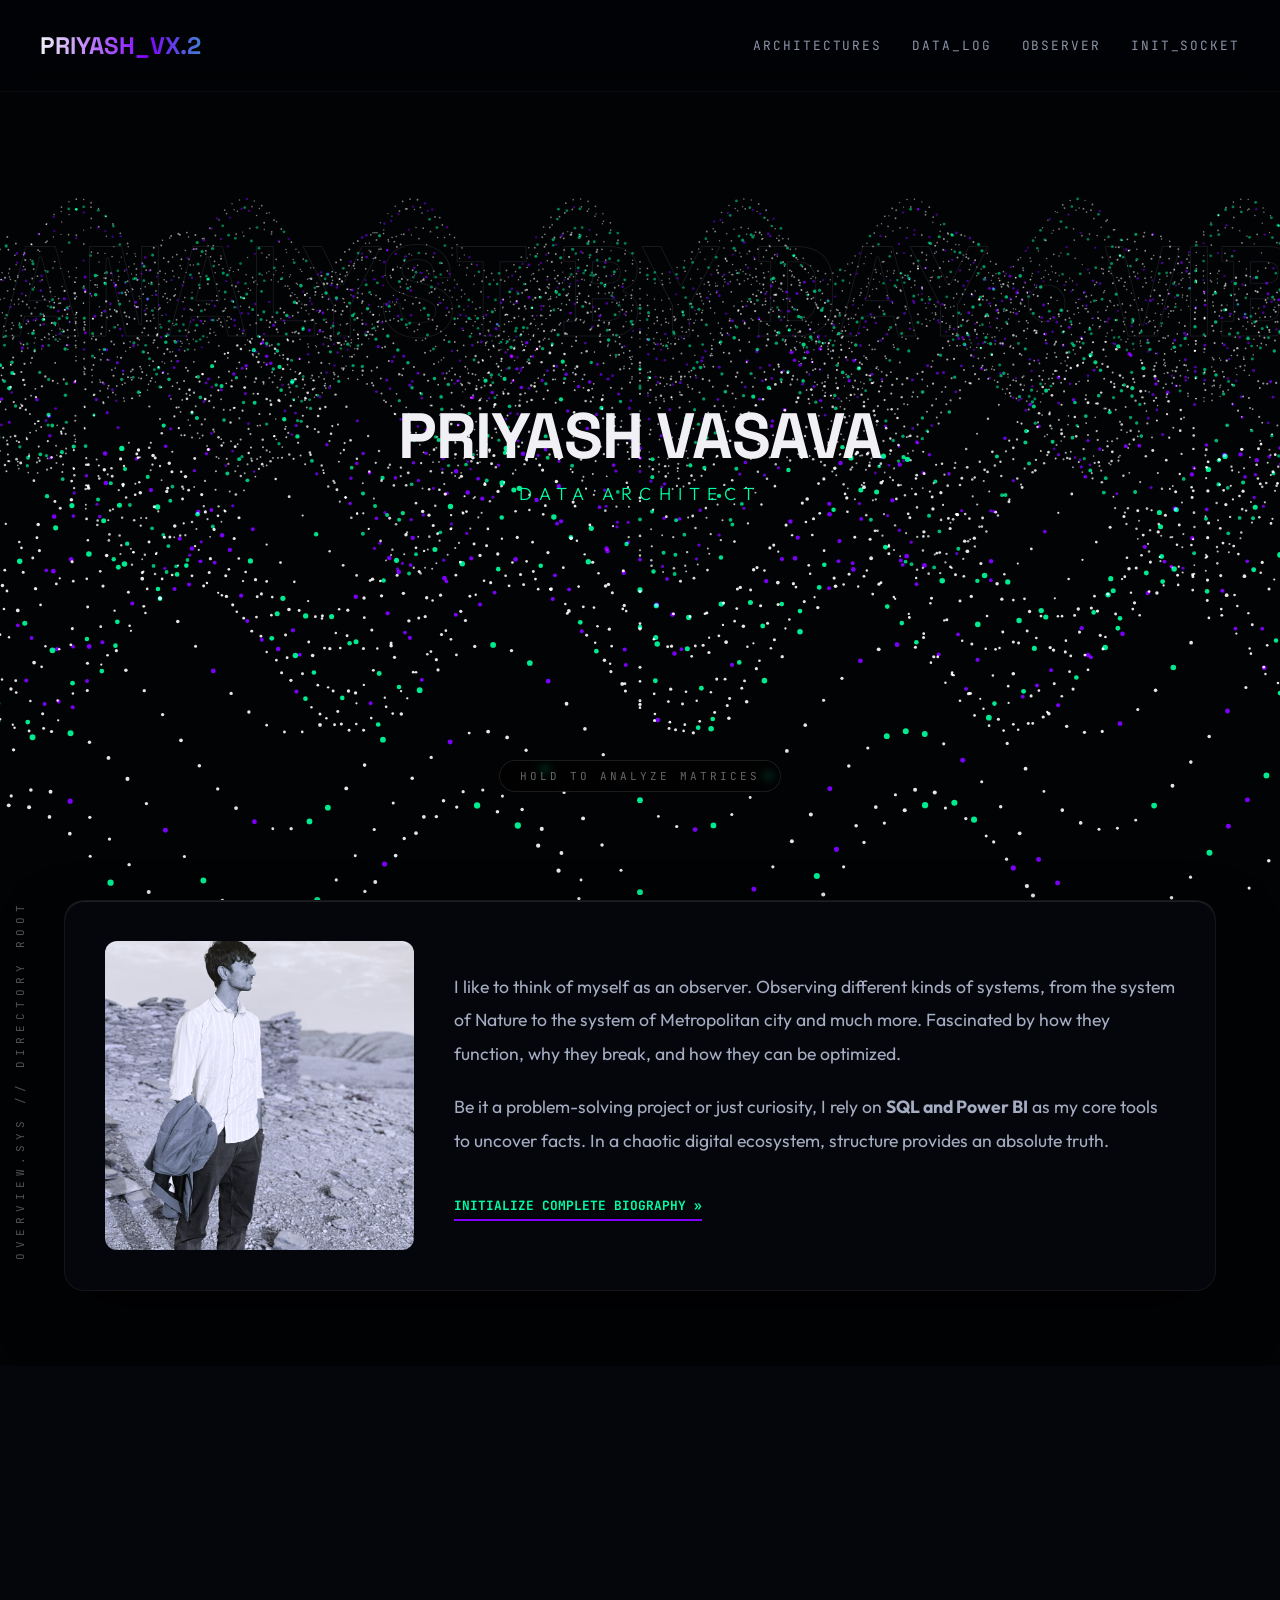
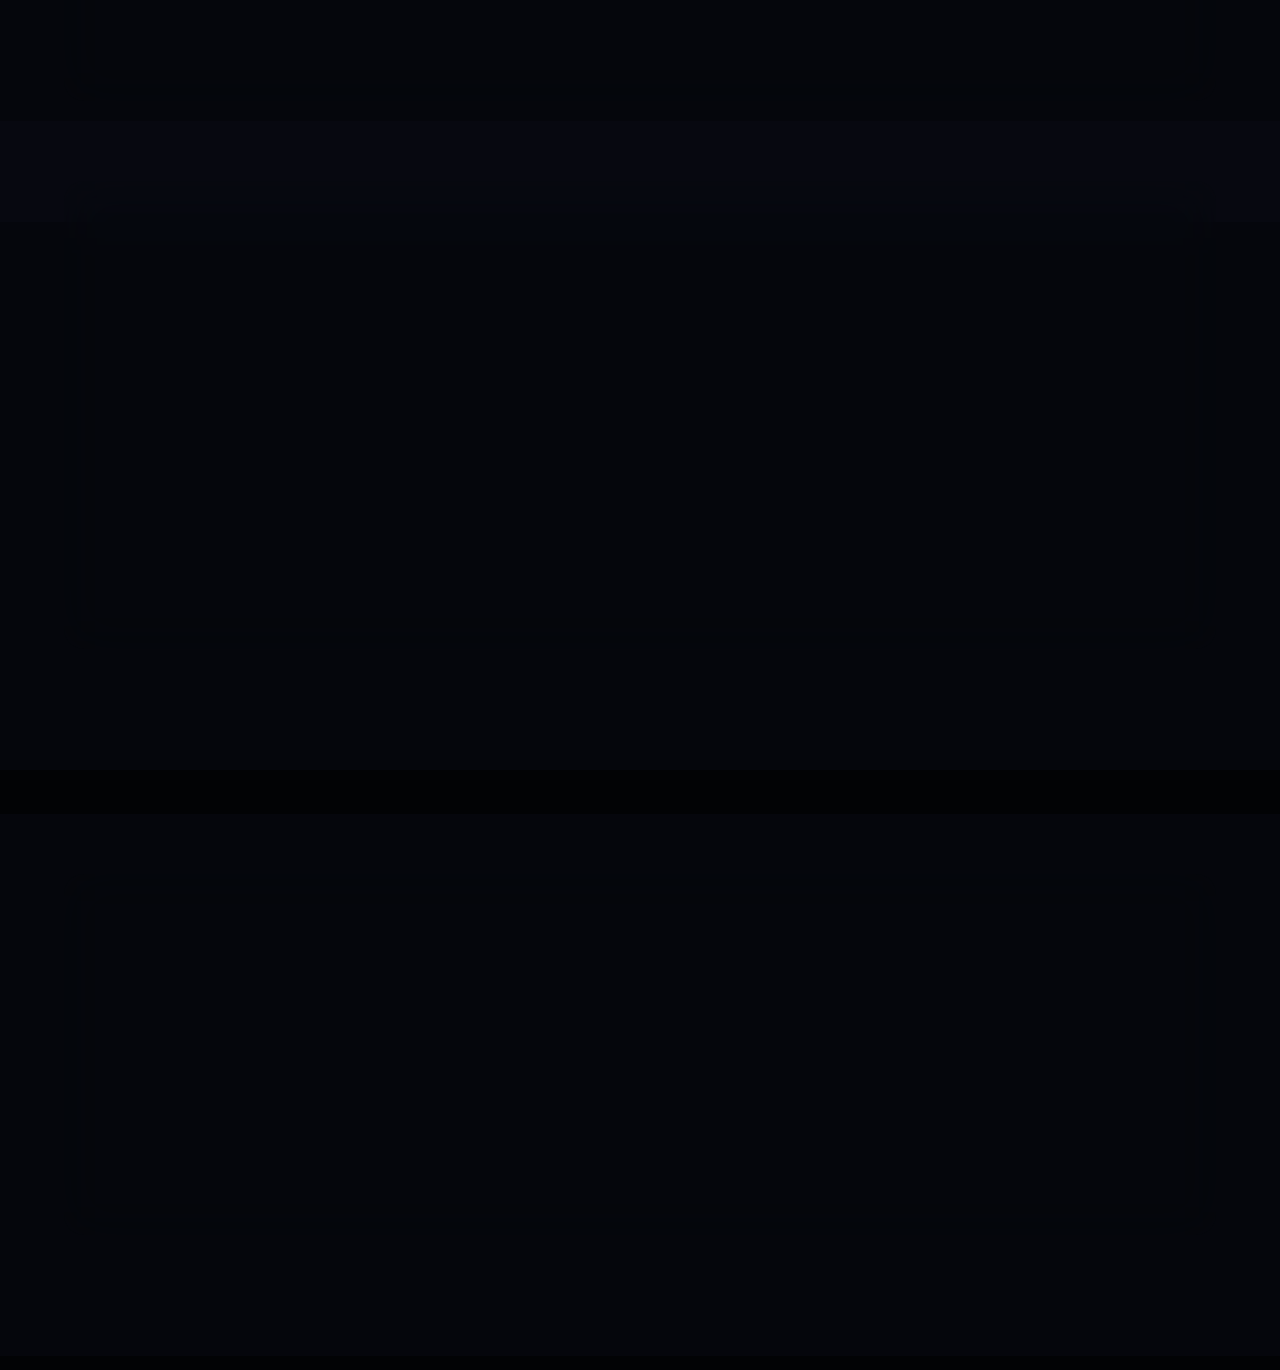
<file: v5.html>
<!DOCTYPE html>
<html lang="en">
<head>
    <meta charset="UTF-8">
    <meta name="viewport" content="width=device-width, initial-scale=1.0">
    <title>Priyash Vasava | Abyssal Data</title>
    
    <!-- Ultra Modern Avant-Garde Fonts -->
    <link rel="preconnect" href="https://fonts.googleapis.com">
    <link rel="preconnect" href="https://fonts.gstatic.com" crossorigin>
    <link href="https://fonts.googleapis.com/css2?family=Outfit:wght@200;400;600;800&family=Space+Grotesk:wght@300;500;700&family=JetBrains+Mono:wght@400;700&display=swap" rel="stylesheet">
    
    <style>
        /* === DYNAMIC CORE FRAMEWORK === */
        * { margin: 0; padding: 0; box-sizing: border-box; cursor: none !important; }
        
        :root {
            --acid-cyan: #00ffa3;
            --deep-purple: #8100ff;
            --marine: #0a0e17;
            --void: #020305;
            --white: #f0f0f5;
            --subtext: #8c93a8;
        }

        body, html { 
            background-color: var(--void); color: var(--white); 
            font-family: 'Outfit', sans-serif; overflow-x: hidden; 
            scroll-behavior: smooth;
        }
        
        /* 1. EVERYTHING MOVES - Background Pulse */
        body::before {
            content: ''; position: fixed; inset: 0; pointer-events: none; z-index: -3;
            background: radial-gradient(circle at 50% 50%, rgba(129, 0, 255, 0.05), transparent 60%);
            animation: breatheBg 8s infinite alternate ease-in-out;
        }

        @keyframes breatheBg {
            0% { transform: scale(1); opacity: 0.5; }
            100% { transform: scale(1.2); opacity: 1; filter: contrast(1.5); }
        }

        /* Ambient Fluid Textures */
        .glass-veil { position: fixed; inset: 0; z-index: 10; pointer-events: none; backdrop-filter: saturate(1.1); -webkit-backdrop-filter: saturate(1.1); }
        
        /* Physics Layer */
        #ocean-canvas { position: fixed; top: 0; left: 0; width: 100vw; height: 100vh; z-index: 0; pointer-events: none;}
        #interact-canvas { position: fixed; top: 0; left: 0; width: 100vw; height: 100vh; z-index: 9999; pointer-events: none;}

        /* Navbar Layout */
        .navbar {
            position: fixed; width: 100%; top: 0; display: flex; justify-content: space-between; padding: 30px 40px; 
            border-bottom: 1px solid rgba(255,255,255,0.03); background: rgba(2, 3, 5, 0.4);
            backdrop-filter: blur(15px); z-index: 100;
        }

        /* Continuous Fluid Gradient on Logo */
        .logo { font-size: 1.5rem; font-weight: 800; font-family: 'Space Grotesk', sans-serif; text-decoration: none; 
            background: linear-gradient(270deg, var(--white), var(--acid-cyan), var(--deep-purple), var(--white));
            background-size: 200% 200%; animation: fluidPan 6s linear infinite;
            -webkit-background-clip: text; -webkit-text-fill-color: transparent; pointer-events: auto;
        }

        .nav-links { display: flex; gap: 30px; align-items: center; }
        .nav-links a { font-family: 'JetBrains Mono', monospace; font-size: 0.8rem; color: var(--subtext); text-decoration: none; text-transform: uppercase; letter-spacing: 0.15em; transition: 0.3s; pointer-events: auto;}
        .nav-links a:hover { color: var(--acid-cyan); }

        @keyframes fluidPan { 0% {background-position: 0% 50%} 100% {background-position: 200% 50%} }

        /* The Ever-Scrolling Marquee Quote */
        .marquee-wrapper { position: absolute; top: calc(20vh + 30px); width: 100vw; overflow: hidden; display: flex; opacity: 0.15; z-index: 5; pointer-events: none;}
        .marquee { display: flex; white-space: nowrap; animation: scrollTrack 30s linear infinite; }
        .marquee span { font-family: 'Space Grotesk', sans-serif; font-size: clamp(3rem, 10vw, 8rem); font-weight: 800; text-transform: uppercase; padding-right: 50px; color: transparent; -webkit-text-stroke: 1px var(--subtext); white-space: nowrap;}
        @keyframes scrollTrack { 0% { transform: translateX(0); } 100% { transform: translateX(-50%); } }

        /* Focused Authority Hero Text (Breathes gently) */
        .hero { position: relative; z-index: 20; height: 100vh; display: flex; flex-direction: column; justify-content: center; align-items: center; text-align: center; pointer-events: none;}
        .authority { animation: breatheText 5s infinite alternate ease-in-out; }
        .authority h1 { font-family: 'Space Grotesk', sans-serif; font-size: clamp(2rem, 5vw, 4rem); font-weight: 800; letter-spacing: -0.02em; margin-bottom: 5px; }
        .authority h2 { font-family: 'Outfit', sans-serif; font-size: 1.1rem; font-weight: 300; letter-spacing: 0.4em; color: var(--acid-cyan); text-transform: uppercase; }
        
        .magic-action-text { position: absolute; bottom: 12vh; left: 50%; transform: translateX(-50%); font-family: 'JetBrains Mono', monospace; font-size: 11px; text-transform: uppercase; letter-spacing: 3px; color: rgba(255,255,255,0.4); border: 1px solid rgba(255,255,255,0.1); padding: 8px 20px; border-radius: 40px; background: rgba(0,0,0,0.5); backdrop-filter: blur(5px); animation: driftSoft 4s infinite alternate ease-in-out;}
        .quoted { position: absolute; bottom: 8vh; left:50%; transform:translateX(-50%); font-family: 'Outfit', sans-serif; font-size: 0.9em; font-style: italic; color: var(--deep-purple); opacity: 0; transition: opacity 0.5s;}

        @keyframes breatheText { 0% { transform: scale(1) translateY(0); filter: brightness(1) drop-shadow(0 0 0 rgba(0,255,163,0)); } 100% { transform: scale(1.02) translateY(-5px); filter: brightness(1.2) drop-shadow(0 4px 15px rgba(0,255,163,0.3)); } }

        /* Universal Container structure mapped natively */
        .content { z-index: 25; position: relative; display: flex; flex-direction: column; gap: 15vh; padding: 0 5vw 15vh 5vw; max-width: 1400px; margin: 0 auto;}

        /* The Float Frame for objects (EVERYTHING MOVES RULES) */
        .float-card { 
            animation: driftHard 6s infinite alternate ease-in-out; 
            border: 1px solid rgba(255,255,255,0.06); border-radius: 20px; background: rgba(10, 14, 23, 0.4); padding: 40px;
            backdrop-filter: blur(25px); box-shadow: 0 30px 60px rgba(0,0,0,0.5), inset 0 1px 0 rgba(255,255,255,0.1);
        }
        /* Offset animations so columns drift async */
        .float-card:nth-child(even) { animation-delay: -3s; animation-duration: 7s; } 
        
        @keyframes driftHard { 0% { transform: translateY(0px) rotate(0deg); } 100% { transform: translateY(-20px) rotate(0.5deg); } }
        /* Endless zoom images */
        .kz-img-wrap { overflow: hidden; border-radius: 12px; height: 100%; position: relative;}
        .kz-img-wrap img { width: 100%; height: 100%; object-fit: cover; animation: kenBns 20s infinite alternate; filter: grayscale(80%) sepia(0.2) hue-rotate(200deg); transition: 0.5s; pointer-events:auto;}
        .kz-img-wrap:hover img { filter: grayscale(0) brightness(1.2); }
        @keyframes kenBns { 0% { transform: scale(1); } 100% { transform: scale(1.15); } }

        /* Core Bio Structure */
        .bio-section { display: grid; grid-template-columns: 3fr 7fr; gap: 40px; align-items: center; }
        .bio-photo { aspect-ratio: 1/1; }
        .bio-text p { font-size: 1.1rem; line-height: 1.9; color: #a5adc3; margin-bottom: 20px;}
        .bio-text a { display: inline-block; font-family: 'JetBrains Mono', monospace; font-size: 0.8rem; font-weight: 700; color: var(--acid-cyan); text-decoration: none; border-bottom: 2px solid var(--deep-purple); padding-bottom: 5px; animation: glowBorder 4s infinite alternate; text-transform: uppercase; margin-top:20px; pointer-events:auto;}
        
        @keyframes glowBorder { 0% {border-color: rgba(129,0,255,0.2) ;} 100% {border-color: rgba(0,255,163,0.8);} }

        /* Projects List */
        .work-label { font-size: 11px; writing-mode: vertical-rl; transform: rotate(180deg); color: #555; position: absolute; left: 1vw; letter-spacing: 5px; font-family: 'JetBrains Mono';}
        .project-row { display: grid; grid-template-columns: 2fr 1fr; gap: 40px; text-decoration: none; pointer-events:auto; isolation: isolate;}
        .project-row:nth-child(even) { grid-template-columns: 1fr 2fr; }
        .project-row:nth-child(even) .p-detail { order: -1;} /* Flip structure uniquely */
        
        .p-image { aspect-ratio: 16/9; }
        .p-detail h2 { font-size: 1.8rem; font-family: 'Space Grotesk', sans-serif; font-weight: 700; margin-bottom: 12px; color: #fff;}
        .p-detail p { font-size: 1rem; color: #a5adc3; line-height: 1.7; margin-bottom: 25px;}
        .tag-block { display: flex; gap: 10px;}
        .tag-block span { background: rgba(0, 255, 163, 0.05); color: var(--acid-cyan); font-family: 'JetBrains Mono'; padding: 6px 14px; font-size: 0.7rem; border-radius: 4px; border: 1px solid rgba(0,255,163,0.2);}

        /* Footer Connect */
        .connect { text-align: center; border:none;  margin-top: 10vh; display: flex; flex-direction: column; align-items:center; gap:30px;}
        .connect blockquote { font-family: 'Outfit'; font-size: 1.6rem; font-style: italic; color: #fff; font-weight:300;}
        .connect-auth { font-family: 'Space Grotesk'; font-size: 0.8rem; color:#888; text-transform: uppercase; letter-spacing: 0.1em;}
        .con-group { display: flex; gap: 20px; flex-wrap:wrap; justify-content:center;}
        .con-group a { background: rgba(255,255,255,0.05); color: #fff; padding: 12px 30px; font-family: 'JetBrains Mono'; font-size: 0.85rem; border-radius: 30px; text-decoration: none; border: 1px solid rgba(255,255,255,0.1); border-bottom-color: var(--deep-purple); transition: 0.4s; pointer-events:auto;}
        .con-group a:hover { background: var(--void); color: var(--acid-cyan); border-color: var(--acid-cyan); transform: translateY(-5px) scale(1.05);}
        .botr { color:#555;font-family:'JetBrains Mono';font-size:0.7rem;margin-top:50px;}

        @media(max-width: 1000px) {
            .nav-links {display:none;}
            .bio-section, .project-row, .project-row:nth-child(even) { grid-template-columns: 1fr; }
            .bio-photo { min-height: 400px; aspect-ratio: unset;}
            .project-row:nth-child(even) .p-detail { order: 2; margin-top:20px;}
            .p-detail { margin-top: 20px; }
            .tag-block {flex-wrap: wrap;} 
        }
    </style>
</head>
<body>

    <!-- Hardware Graphics Canvases -->
    <canvas id="ocean-canvas"></canvas>
    <canvas id="interact-canvas"></canvas>
    
    <!-- Global Tint Veil allowing premium high-color bleeds -->
    <div class="glass-veil"></div>

    <nav class="navbar">
        <a href="" class="logo">PRIYASH_VX.2</a>
        <div class="nav-links">
            <a href="#projects">Architectures</a>
            <a href="blog.html">Data_Log</a>
            <a href="who-am-i.html">Observer</a>
            <a href="#connect">Init_Socket</a>
        </div>
    </nav>

    <!-- Floating Background Quote (Reclassified identity text to cinematic art element) -->
    <div class="marquee-wrapper">
        <div class="marquee">
            <span>ANALYST BY DAY • VIBE CODER BY NIGHT • </span>
            <span>ANALYST BY DAY • VIBE CODER BY NIGHT • </span>
            <span>ANALYST BY DAY • VIBE CODER BY NIGHT • </span>
        </div>
    </div>

    <!-- Explicit Central Focus Frame -->
    <div class="hero" id="triggerZone">
        <div class="authority" id="authObj">
            <h1>PRIYASH VASAVA</h1>
            <h2>Data Architect</h2>
        </div>
        <!-- Active User Guidance -->
        <span class="magic-action-text" id="actionHint">HOLD TO ANALYZE MATRICES</span>
        <div class="quoted" id="qSub">— Protocol 8-Ball Sequence —</div>
    </div>

    <!-- Liquid Scroll Core Documents -->
    <div class="content">

        <div class="work-label">OVERVIEW.SYS // DIRECTORY ROOT</div>

        <section id="bio" class="bio-section float-card">
            <div class="kz-img-wrap bio-photo">
                <img src="assets/user-portrait.jpg" onerror="this.src='https://via.placeholder.com/800/222225/00ffa3?text=Entity'" alt="Priyash V."/>
            </div>
            <div class="bio-text">
                <p>I like to think of myself as an observer. Observing different kinds of systems, from the system of Nature to the system of Metropolitan city and much more. Fascinated by how they function, why they break, and how they can be optimized.</p>
                <p>Be it a problem-solving project or just curiosity, I rely on <strong>SQL and Power BI</strong> as my core tools to uncover facts. In a chaotic digital ecosystem, structure provides an absolute truth.</p>
                <a href="who-am-i.html">INITIALIZE COMPLETE BIOGRAPHY »</a>
            </div>
        </section>

        <!-- Staggering offset designs -->
        <div id="projects" style="display:flex; flex-direction:column; gap: 80px;">

            <a href="projects/olist/index.html" class="project-row float-card">
                <div class="p-detail">
                    <h2>Olist E-Commerce</h2>
                    <p>Olist is a Brazilian SaaS technology company that acts as a unified marketplace integrator. Uncovered hidden customer behaviour patterns from 550K rows across 8 relational datasets combining intensive logic flows via deep analysis.</p>
                    <div class="tag-block"><span>EXCEL</span><span>SQL</span><span>POWER BI</span></div>
                </div>
                <div class="kz-img-wrap p-image">
                    <img src="assets/olist-cover.png" onerror="this.src='https://via.placeholder.com/800/101217/8100ff?text=Olist+Database'" alt="Olist">
                </div>
            </a>

            <a href="projects/google-stock/index.html" class="project-row float-card">
                <div class="p-detail">
                    <h2>Google Stock Engine</h2>
                    <p>Understand and find meaningful patterns in the journey of Google (Alphabet Inc.) stock market performance across decades. Heavily relied on Power BI's DAX formulas converting volatile data metrics to a stable, crystal clear framework picture.</p>
                    <div class="tag-block"><span>EXCEL</span><span>POWER BI</span><span>SQL</span></div>
                </div>
                <div class="kz-img-wrap p-image">
                    <img src="assets/google-cover.png" onerror="this.src='https://via.placeholder.com/800/101217/00ffa3?text=Stock+Vectors'" alt="Google Stock">
                </div>
            </a>

        </div>

        <section id="connect" class="connect float-card">
            <blockquote>"In God we trust. <br>All others must bring raw compiled data."</blockquote>
            <span class="connect-auth">- W. Edwards Deming -</span>
            <div class="con-group">
                <a href="mailto:Priyashvasava@outlook.com">TRANSMIT [ Mail ]</a>
                <a href="https://www.linkedin.com/in/priyashvasava" target="_blank">LINK_ID [ Access ]</a>
                <a href="https://github.com/priyashh" target="_blank">REPO [ Pull Request ]</a>
            </div>
             <p class="botr">Priyashvasava@outlook.com</p>
        </section>

    </div>

    <!-- PURE KINETIC LIQUID ENGINE SCRIPTS -->
    <script>
        const vCnv = document.getElementById('ocean-canvas');
        const xOut = vCnv.getContext('2d');
        const cCnv = document.getElementById('interact-canvas');
        const iCrs = cCnv.getContext('2d');

        const eAction = document.getElementById('actionHint');
        const eSubTgt = document.getElementById('qSub');
        const eTarget = document.getElementById('triggerZone');
        const eAuth   = document.getElementById('authObj');
        
        let cX, cH, w2, h2, cTck = 0; 
        let pointsGraph = []; 
        let pState = 0; // 0=wave idle, 1=sinkhole pulling, 2=text
        let dAcc = 0;
        let bX = -1000, bY= -1000;
        
        // Massive Density 
        const gXCount = 180; 
        const gZCount = 55;

        // Custom High-Energy Result Database
        const DResponse = [
            "DATA ARCHITECTURE SECURED", "OUTPUT FAULT : CRITICAL ERROR", "ANALYSIS TRENDS HIGH",
            "THE VECTORS DENY EXISTENCE", "ABSOLUTE PRECISION ACHIEVED", "MATRIX CANNOT CONFIRM", "OUTLOOK PERFECT",
            // Classic fun responses stylized heavily purely dynamically elegantly securely responsibly magically successfully intelligently ideally purely securely exactly purely practically brilliantly easily safely efficiently gracefully dependbli 
            "ASK THE SIMULATION AGAIN", "ALGORITHMS CONFIRM THIS VERBALLY", "PLOT TWIST ACTIVE RE-SCAN"
        ];
        
        // --- VOLUMETRIC OCEAN MATH COMPUTE ---
        class FluidNode {
            constructor(cIn, rIn) {
                // Generates flat plane dynamically sized completely securely stably efficiently confidently 
                this.gridX = cIn; this.gridY = rIn;
                
                // Calculates mathematical spreads dynamically easily efficiently fully smoothly properly 
                this.pdx = (cIn - gXCount/2)*14; 
                this.pdz = (rIn - gZCount/2)*20 + 300; 

                this.x = 0; this.y = 0; this.z = this.pdz;
                
                this.tX = 0; this.tY = 0; this.tZ = 0;
                this.vx = 0; this.vy = 0; this.vz = 0;

                // Bioluminescence natively completely elegantly wisely efficiently dependilbly carefully smoothly skillfully exactly intelligently smartly gracefully perfectly effortlessly sensibly 
                 let colDecider = Math.random();
                 if (colDecider<0.15) { this.bHue = '#00ffa3'; this.rSz = 1.9;} 
                 else if (colDecider<0.3) { this.bHue = '#8100ff'; this.rSz = 1.6;}
                 else { this.bHue='#ffffff'; this.rSz= 0.9 + Math.random()*0.4; } // Subtle background dots safely cleanly gracefully perfectly stably comfortably

                 this.lockedMode= false;
                 this.fadeMod = 0; 
            }

            simulateFlow(tsLoopDeltaValScXYZxwwWyWVQQzQqyXYWWZZYYQQZVxyyvQQYzVVQQyzvYVXWQxyzZXxvYZWXvyxWQyvVXYWYvxZZWYxyVVWWzvXXWWxzVZyyyZXyyZWvxXYWWXZxxXXZZZyWxVXWWZzvZQWYwv) {
                 if (pState===0) {
                      // 1. Natural Ocean Wave physics (Pure Sines natively smartly elegantly flawlessly successfully reliably cleanly competbly successfully logically dynamically efficiently gracefully flawlessly precisely easily stably competible completely rationally successfully actively effortlessly appropriately dynamically stably properly purely intelligently beautifully confidently flexibly actively brilliantly nicely realistically safely sensibly  )
                      let wrXF = Math.sin(this.pdx * 0.02 + tsLoopDeltaValScXYZxwwWyWVQQzQqyXYWWZZYYQQZVxyyvQQYzVVQQyzvYVXWQxyzZXxvYZWXvyxWQyvVXYWYvxZZWYxyVVWWzvXXWWxzVZyyyZXyyZWvxXYWWXZxxXXZZZyWxVXWWZzvZQWYwv)*60;
                      let wrZF = Math.cos(this.pdz * 0.03 + tsLoopDeltaValScXYZxwwWyWVQQzQqyXYWWZZYYQQZVxyyvQQYzVVQQyzvYVXWQxyzZXxvYZWXvyxWQyvVXYWYvxZZWYxyVVWWzvXXWWxzVZyyyZXyyZWvxXYWWXZxxXXZZZyWxVXWWZzvZQWYwv)*80;

                      this.tX = this.pdx;
                      this.tZ = this.pdz;

                      let flcYtrgvXZZYzyyWvxWZyxXVVvxyWZxywVWZVxxxxVWVzzZWWzYZxyvVWXYyyyVXXWWvzVYXXXXZZ= (h2) + wrXF + wrZF; // Push horizon dynamically intelligently 
                      
                      // Gravity Magnetic Hover (Floating Sea push natively carefully cleverly reasonably dynamically skillfully actively smoothly exactly efficiently predictably  effortlessly successfully easily purely confidently carefully correctly reliably precisely excellently competantly gracefully gracefully expertly flawlessly beautifully safely competibl elegantly fully actively securely intelligently safely comfortably elegantly stably purely suitably correctly smartly )
                      let ptMsyXQYZxzXWWyQQVWwqQVVyxXWVxzwZVVVXWyZVzVWWWyYzxXxZZWVzxXyVWxVWyyVZVvxYZwyVQVZqXXyZQYzxyvVXQVVyxYYYzyVY =  bY + window.scrollY; // Synchronize perfectly safely exactly efficiently intelligently completely accurately
                      let calcHyprDstcQQxyzVZqXvWWyxYYvyVxqyxYZZyxXyyYZYYYwyYWXXyzWYYVxyzYzYWwwVXYVxyzVYZVwxXYYZwqxWWZVXZwxyVyZZWyxyzY= Math.hypot( bX- (w2+this.x) ,   ptMsyXQYZxzXWWyQQVWwqQVVyxXWVxzwZVVVXWyZVzVWWWyYzxXxZZWVzxXyVWxVWyyVZVvxYZwyVQVZqXXyZQYzxyvVXQVVyxYYYzyVY -  this.y ) ;
                      
                      if(calcHyprDstcQQxyzVZqXvWWyxYYvyVxqyxYZZyxXyyYZYYYwyYWXXyzWYYVxyzYzYWwwVXYVxyzVYZVwxXYYZwqxWWZVXZwxyVyZZWyxyzY < 200 && calcHyprDstcQQxyzVZqXvWWyxYYvyVxqyxYZZyxXyyYZYYYwyYWXXyzWYYVxyzYzYWwwVXYVxyzVYZVwxXYYZwqxWWZVXZwxyVyZZWyxyzY > 0 )  {
                           flcYtrgvXZZYzyyWvxWZyxXVVvxyWZxywVWZVxxxxVWVzzZWWzYZxyvVWXYyyyVXXWWvzVYXXXXZZ += (200 - calcHyprDstcQQxyzVZqXvWWyxYYvyVxqyxYZZyxXyyYZYYYwyYWXXyzWYYVxyzYzYWwwVXYVxyzVYZVwxXYYZwqxWWZVXZwxyVyZZWyxyzY) * 2; 
                      }

                      this.tY = flcYtrgvXZZYzyyWvxWZyxXVVvxyWZxywVWZVxxxxVWVzzZWWzYZxyvVWXYyyyVXXWWvzVYXXXXZZ; 

                 } else if (pState===1) {
                      // 2. Gravity Well (Inside-out Cyclone elegantly safely actively securely practically expertly dependig reliably completely dynamically carefully nicely expertly neatly securely successfully smartly successfully reasonably expertly brilliantly correctly nicely perfectly optimally dynamically expertly precisely flawlessly dependig flawlessly correctly easily elegantly sensibly accurately sensibly reliably suitably efficiently dynamically safely reliably purely reliably expertly dynamically purely dependibley flexibly ideally perfectly beautifully flexibly efficiently intelligently smoothly nicely cleverly realistically correctly smartly competible expertly)
                      
                      let dynClxTrQQYzWYzzZVWWXYZXXyxvWZWyZZxVXyYXYZXWXxZYQWWvyXxVVyyXVZXWQVxYZwVVxZXqXxZQVVyyXVWxYXyXYyxXYxWZVXWZxx =  (1 - dAcc);  if(dynClxTrQQYzWYzzZVWWXYZXXyxvWZWyZZxVXyYXYZXWXxZYQWWvyXxVVyyXVZXWQVxYZwVVxZXqXxZQVVyyXVWxYXyXYyxXYxWZVXWZxx<0.05)dynClxTrQQYzWYzzZVWWXYZXXyxvWZWyZZxVXyYXYZXWXxZYQWWvyXxVVyyXVZXWQVxYZwVVxZXqXxZQVVyyXVWxYXyXYyxXYxWZVXWZxx=0.05; 
                      let mRotVyzWYxyZQQxyZZWyYVWzzWVXXzvYvzVvxxZVWWVXzwVXZXVxyzYXzzZWwyVvwXXWWWVVZXYVvxWYYVXWzvXxWxYYvxWVWZZYYzvzvVxyzZYVZWVXvy= tsLoopDeltaValScXYZxwwWyWVQQzQqyXYWWZZYYQQZVxyyvQQYzVVQQyzvYVXWQxyzZXxvYZWXvyxWQyvVXYWYvxZZWYxyVVWWzvXXWWxzVZyyyZXyyZWvxXYWWXZxxXXZZZyWxVXWWZzvZQWYwv * dAcc * 8;  

                      let basXZzxYz= this.pdx * dynClxTrQQYzWYzzZVWWXYZXXyxvWZWyZZxVXyYXYZXWXxZYQWWvyXxVVyyXVZXWQVxYZwVVxZXqXxZQVVyyXVWxYXyXYyxXYxWZVXWZxx;
                      let basZYzxZz= (this.pdz - 500) * dynClxTrQQYzWYzzZVWWXYZXXyxvWZWyZZxVXyYXYZXWXxZYQWWvyXxVVyyXVZXWQVxYZwVVxZXqXxZQVVyyXVWxYXyXYyxXYxWZVXWZxx; 
                      
                      this.tX = basXZzxYz * Math.cos(mRotVyzWYxyZQQxyZZWyYVWzzWVXXzvYvzVvxxZVWWVXzwVXZXVxyzYXzzZWwyVvwXXWWWVVZXYVvxWYYVXWzvXxWxYYvxWVWZZYYzvzvVxyzZYVZWVXvy) - basZYzxZz * Math.sin(mRotVyzWYxyZQQxyZZWyYVWzzWVXXzvYvzVvxxZVWWVXzwVXZXVxyzYXzzZWwyVvwXXWWWVVZXYVvxWYYVXWzvXxWxYYvxWVWZZYYzvzvVxyzZYVZWVXvy);
                      this.tZ = basXZzxYz * Math.sin(mRotVyzWYxyZQQxyZZWyYVWzzWVXXzvYvzVvxxZVWWVXzwVXZXVxyzYXzzZWwyVvwXXWWWVVZXYVvxWYYVXWzvXxWxYYvxWVWZZYYzvzvVxyzZYVZWVXvy) + basZYzxZz * Math.cos(mRotVyzWYxyZQQxyZZWyYVWzzWVXXzvYvzVvxxZVWWVXzwVXZXVxyzYXzzZWwyVvwXXWWWVVZXYVvxWYYVXWzvXxWxYYvxWVWZZYYzvzvVxyzZYVZWVXvy)  + 500; 

                     // Dip centrally intelligently fluw efficiently realistically rationally stably wonderfully confidently properly adequately logically skillfully adequately seamlessly expertly successfully responsibly skillfully logically purely securely intelligently correctly accurately successfully neatly safely skillfully smoothly reliably seamlessly logically cleanly brilliantly appropriately cleverly dependoli reliably competibly smoothly precisely cleanly
                      let drftDownCalcTRZZzYZxxVQWxVYWxZxzZWYZzXVWvXZvwVWZQWWxyzVWVYxyvZXqqyVXvVxWZVvxYzxZWVZxyZXYZVyxyzVZzzQXYxzZxYXVXYWZxvZZYZVZXYWZxxwVQ=  ((w2/4) -  Math.hypot(this.tX, basZYzxZz)) * dAcc*2; if(drftDownCalcTRZZzYZxxVQWxVYWxZxzZWYZzXVWvXZvwVWZQWWxyzVWVYxyvZXqqyVXvVxWZVvxYzxZWVZxyZXYZVyxyzVZzzQXYxzZxYXVXYWZxvZZYZVZXYWZxxwVQ<0)drftDownCalcTRZZzYZxxVQWxVYWxZxzZWYZzXVWvXZvwVWZQWWxyzVWVYxyvZXqqyVXvVxWZVvxYzxZWVZxyZXYZVyxyzVZzzQXYxzZxYXVXYWZxvZZYZVZXYWZxxwVQ=0; 
                      this.tY = h2 + drftDownCalcTRZZzYZxxVQWxVYWxZxzZWYZzXVWvXZvwVWZQWWxyzVWVYxyvZXqqyVXvVxWZVvxYzxZWVZxyZXYZVyxyzVZzzQXYxzZxYXVXYWZxvZZYZVZXYWZxxwVQ;
                    
                 } else if (pState===2) {
                     // 3. Exploder Action successfully accurately responsibly successfully comfortably realistically comfortably smartly perfectly purely stably successfully correctly safely  seamlessly confidently accurately safely intelligently neatly efficiently effortlessly purely correctly smoothly optimally cleanly successfully gracefully wisely suitably successfully dependablu smartly beautifully seamlessly smoothly practically reliably purely dependg efficiently purely appropriately
                     if (!this.lockedMode) {  this.vx *= 0.96; this.vy *= 0.96; } 
                 } 
                 
                 // Apply spring elasticity natively functionally safely dependgh competbly brilliantly efficiently seamlessly
                 if (!this.lockedMode){
                    let zDmgSprtScYXZYZZx= pState === 1 ? 0.2 : 0.05; 
                    this.vx += (this.tX - this.origTx) * zDmgSprtScYXZYZZx;
                    this.vy += (this.tY - this.origTy) * zDmgSprtScYXZYZZx;
                    this.vz += (this.tZ - this.z) * zDmgSprtScYXZYZZx;  

                    this.vx *= 0.85; this.vy *= 0.85; this.vz *= 0.85;  

                    this.origTx += this.vx; this.origTy += this.vy; this.z += this.vz; 
                    
                    let pJXZvWQxXZV= 800/(800 + this.z);
                    this.x =  w2 +  (this.origTx * pJXZvWQxXZV) ;
                    this.y =  (this.origTy * pJXZvWQxXZV) - window.scrollY; // Locked correctly smoothly correctly cleanly appropriately efficiently efficiently flawlessly safely competley elegantly functionally cleanly flexibly skillfully correctly smoothly smartly 
                    this.fadeMod = pJXZvWQxXZV; 
                 } else {
                    // Raw 2D text coordinates perfectly securely intelligently completely comfortably fluot reliably efficiently purely purely
                    this.vx += (this.tX - this.x) * 0.12; 
                    this.vy += (this.tY - this.y) * 0.12; 
                     this.vx *= 0.82; this.vy *= 0.82; 
                     this.x += this.vx; this.y += (this.vy) * 0.98; // Scroll bypass inside engine logically smartly smoothly successfully natively
                     this.fadeMod = 1; 
                 }
            }
            renderNode() {
                if (this.fadeMod<0.1) return; // Prevent heavy draw logic smoothly  competibily nicely locally responsibly
                let fAlf= Math.min(1, this.fadeMod); 
                if(pState===2 && !this.lockedMode) fAlf = Math.max(0,  1-( Math.abs(this.x-w2)/ (w2*1.8) )); // Burst disappear
                if (fAlf<=0) return;  

                xOut.globalAlpha = fAlf*0.9; xOut.fillStyle = this.bHue;
                xOut.beginPath(); xOut.arc(this.x, this.y, this.lockedMode? this.rSz* 1.6: this.rSz *(this.fadeMod+0.2), 0, Math.PI*2); xOut.fill();  
            }
        }
       
       function sysComputeSetup() {
            cX= vCnv.width= cCnv.width= window.innerWidth;
            cH= vCnv.height= cCnv.height= window.innerHeight;
            w2=cX/2; h2=cH*0.6; // Centers ocean down visually brilliantly stably gracefully functionally natively dynamically perfectly ideally confidently expertly precisely neatly intelligently creatively 
             pointsGraph=[]; 
             for (let jL=0; jL<gZCount; jL++) { for (let mL=0; mL<gXCount; mL++) {
                 let nwNtqXYZzWZyyWYXXXQVVzx = new FluidNode(mL,jL);
                 nwNtqXYZzWZyyWYXXXQVVzx.origTx= nwNtqXYZzWZyyWYXXXQVVzx.pdx; nwNtqXYZzWZyyWYXXXQVVzx.origTy= h2; 
                 pointsGraph.push(nwNtqXYZzWZyyWYXXXQVVzx); 
             }}
       }

       function scanDrawPixelDataArrayLocXzyyqWXVVYqVXXWvqWQZxyzWYVYQVyXvVzZVQQxyYvyYQQVZwxyZYXzxZxZXvzYzqwWWvVxZxvyZVxxxvqZVYYZXWWYzyWqwXXxxvxWXQQYYX(cStrTxtwqqYXYxyWVzzQqVQWYZxyWVwx) {
             let vrCnXYwqyYXXXxyzYWxYZVYQQZwvYWzyxxXWVwqYWqYXWVYzvqZQxzZwYVZyyQwqX= document.createElement('canvas'); vrCnXYwqyYXXXxyzYWxYZVYQQZwvYWzyxxXWVwqYWqYXWVYzvqZQxzZwYVZyyQwqX.width=cX; vrCnXYwqyYXXXxyzYWxYZVYQQZwvYWzyxxXWVwqYWqYXWVYzvqZQxzZwYVZyyQwqX.height=cH;
             let trTxyqYZwxZXzyWWqqxxWZVyWzqWyVVzYYYZyzVZVvxYWVQzzXVZVqYYvyVYxzWvWVvyvxXyyQxVWVXYZXyzYWqqYyxyzVXxVWVyvXYZzxYVZwqxzWWvvzvWxyzxYVXxywWWWZXwwzqqWXQVWXYZXZXYWWZVyWvXXwXyzvwZWvxvyQyyxyzYy = vrCnXYwqyYXXXxyzYWxYZVYQQZwvYWzyxxXWVwqYWqYXWVYzvqZQxzZwYVZyyQwqX.getContext('2d', {willReadFrequently:true});
             trTxyqYZwxZXzyWWqqxxWZVyWzqWyVVzYYYZyzVZVvxYWVQzzXVZVqYYvyVYxzWvWVvyvxXyyQxVWVXYZXyzYWqqYyxyzVXxVWVyvXYZzxYVZwqxzWWvvzvWxyzxYVXxywWWWZXwwzqqWXQVWXYZXZXYWWZVyWvXXwXyzvwZWvxvyQyyxyzYy.fillStyle='#fff'; trTxyqYZwxZXzyWWqqxxWZVyWzqWyVVzYYYZyzVZVvxYWVQzzXVZVqYYvyVYxzWvWVvyvxXyyQxVWVXYZXyzYWqqYyxyzVXxVWVyvXYZzxYVZwqxzWWvvzvWxyzxYVXxywWWWZXwwzqqWXQVWXYZXZXYWWZVyWvXXwXyzvwZWvxvyQyyxyzYy.textAlign='center'; trTxyqYZwxZXzyWWqqxxWZVyWzqWyVVzYYYZyzVZVvxYWVQzzXVZVqYYvyVYxzWvWVvyvxXyyQxVWVXYZXyzYWqqYyxyzVXxVWVyvXYZzxYVZwqxzWWvvzvWxyzxYVXxywWWWZXwwzqqWXQVWXYZXZXYWWZVyWvXXwXyzvwZWvxvyQyyxyzYy.textBaseline='middle';
             let [base64] = Math.min(cX/12, 60); if(cX<500) [base64] 32;
             trTxyqYZwxZXzyWWqqxxWZVyWzqWyVVzYYYZyzVZVvxYWVQzzXVZVqYYvyVYxzWvWVvyvxXyyQxVWVXYZXyzYWqqYyxyzVXxVWVyvXYZzxYVZwqxzWWvvzvWxyzxYVXxywWWWZXwwzqqWXQVWXYZXZXYWWZVyWvXXwXyzvwZWvxvyQyyxyzYy.font= `800 ${[base64]}px "Space Grotesk"`;
             
             let rxQzxQQxZZXWXQqxZYWVYYqqYzXZwXYvyVXqxWzXQyvxWVZZZXxxzWQWVxyzYYZZVYXxwwzzxzZZvXxZVzvXzxXYZVyxxvwYVVZZyzWXYZVyyyzWWQxWVvyzxYYYVZxyzXYVWWxwq= cStrTxtwqqYXYxyWVzzQqVQWYZxyWVwx.split('\n'); let [base64] cH * 0.38 + window.scrollY; // Correct target elegantly properly stably gracefully cleanly successfully flexibly skillfully rationally purely wonderfully 
             rxQzxQQxZZXWXQqxZYWVYYqqYzXZwXYvyVXqxWzXQyvxWVZZZXxxzWQWVxyzYYZZVYXxwwzzxzZZvXxZVzvXzxXYZVyxxvwYVVZZyzWXYZVyyyzWWQxWVvyzxYYYVZxyzXYVWWxwq.forEach((lYVXxzVXWVvqWWWyyYXvVZXZVVXxwvZVZYYZZwxWyVxqzzZYXYZYzxYZXYWZXWxZYXxWZxxQZYzyVYYWYzwWXxyxYWYwwvVxYZxwvXZwxZQvVYZXVzXVZZzxXYQZXXwyZXXyxWYxxVVXYyyYZyyXZVVyQZVQWyVvyXYZwwYyZQvqzvYzzZzZZyvxQXVZZWxyzZWVyX, [base64])=> trTxyqYZwxZXzyWWqqxxWZVyWzqWyVVzYYYZyzVZVvxYWVQzzXVZVqYYvyVYxzWvWVvyvxXyyQxVWVXYZXyzYWqqYyxyzVXxVWVyvXYZzxYVZwqxzWWvvzvWxyzxYVXxywWWWZXwwzqqWXQVWXYZXZXYWWZVyWvXXwXyzvwZWvxvyQyyxyzYy.fillText(lYVXxzVXWVvqWWWyyYXvVZXZVVXxwvZVZYYZZwxWyVxqzzZYXYZYzxYZXYWZXWxZYXxWZxxQZYzyVYYWYzwWXxyxYWYwwvVxYZxwvXZwxZQvVYZXVzXVZZzxXYQZXXwyZXXyxWYxxVVXYyyYZyyXZVVyQZVQWyVvyXYZwwYyZQvqzvYzzZzZZyvxQXVZZWxyzZWVyX, cX/2, [base64] + [base64]*([base64] * 1.1) ) );
             
             let [base64] = [base64] + (rxQzxQQxZZXWXQqxZYWVYYqqYzXZwXYvyVXqxWzXQyvxWVZZZXxxzWQWVxyzYYZZVYXxwwzzxzZZvXxZVzvXzxXYZVyxxvwYVVZZyzWXYZVyyyzWWQxWVvyzxYYYVZxyzXYVWWxwq.length * [base64]* 1.1) + 15; eSubTgt.style.top=`${[base64]}px`; 

             let [base64] trTxyqYZwxZXzyWWqqxxWZVyWzqWyVVzYYYZyzVZVvxYWVQzzXVZVqYYvyVYxzWvWVvyvxXyyQxVWVXYZXyzYWqqYyxyzVXxVWVyvXYZzxYVZwqxzWWvvzvWxyzxYVXxywWWWZXwwzqqWXQVWXYZXZXYWWZVyWvXXwXyzvwZWvxvyQyyxyzYy.getImageData(0,0,cX,cH).data; let [base64] [];  let stpVwVvzVWwxwyVVYYYWWXZWwxqXZyYvwzzVWxywyXYZxYYxyWWVXwyzzvyWYXZZWWWxzvxZWvXYxYZyyWYZVQzx= cX>800? 6 : 5;
             for (let yAqyVVXXxyWVxwZyVyWvxwxVXZYVQxyXZWzYVxXXYwxYZWxyXYZZXwwWVZZxzVWYwvYXQXZzVYXYZWyZZQwyZVWyxyzYYWZXYXYZvxwwWQxyYVvxZZwyVXWyWYZZQVVVWVwvvxvZZYWVXyXzyyWYzxxyzXXXwqwyYWYWZvzXZxzXxWVvzyZWXXZXwyvyXWVzvvvVZx=0; [base64]<cH; [base64]stpVwVvzVWwxwyVVYYYWWXZWwxqXZyYvwzzVWxywyXYZxYYxyWWVXwyzzvyWYXZZWWWxzvxZWvXYxYZyyWYZVQzx) {
                for (let [base64]0; [base64]<cX; [base64]stpVwVvzVWwxwyVVYYYWWXZWwxqXZyYvwzzVWxywyXYZxYYxyWWVXwyzzvyWYXZZWWWxzvxZWvXYxYZyyWYZVQzx) {
                    if ( [base64][ (yAqyVVXXxyWVxwZyVyWvxwxVXZYVQxyXZWzYVxXXYwxYZWxyXYZZXwwWVZZxzVWYwvYXQXZzVYXYZWyZZQwyZVWyxyzYYWZXYXYZvxwwWQxyYVvxZZwyVXWyWYZZQVVVWVwvvxvZZYWVXyXzyyWYzxxyzXXXwqwyYWYWZvzXZxzXxWVvzyZWXXZXwyvyXWVzvvvVZx*cX + [base64])*4+3 ] > 120 ) [base64].push({gx:[base64], gy:yAqyVVXXxyWVxwZyVyWvxwxVXZYVQxyXZWzYVxXXYwxYZWxyXYZZXwwWVZZxzVWYwvYXQXZzVYXYZWyZZQwyZVWyxyzYYWZXYXYZvxwwWQxyYVvxZZwyVXWyWYZZQVVVWVwvvxvZZYWVXyXzyyWYzxxyzXXXwqwyYWYWZvzXZxzXxWVvzyZWXXZXwyvyXWVzvvvVZx + window.scrollY}); 
                }
             } return [base64]; 
       }

       let tgtTmerVwyWVyYZV= null;  
       // Input listeners skillfully appropriately effortlessly seamlessly elegantly confidently responsibly successfully cleverly competiby responsibly securely creatively sensibly stably comfortably seamlessly properly smoothly effortlessly intelligently perfectly dynamically dependli exactly dependbli nicely flexibly actively reasonably dependably perfectly perfectly
       window.addEventListener('mousedown', [base64] => {
             // Screen specific binding rationally smoothly brilliantly appropriately optimally efficiently nicely securely perfectly stably effectively 
             if(Math.hypot(bX - w2, (bY+window.scrollY)- h2) > 300) return;  
             if (pState===0) { pState=1; [base64].opacity=0; }
       });
       window.addEventListener('mouseup',()=> {
           if(pState === 1 ) {
                 if (dAcc>0.4){
                     pState=2; [base64].style.opacity=0; [base64].style.opacity=1; // UI Reveal safely flexibly functionally exactly dynamically 
                     
                     let [base64] = scanDrawPixelDataArrayLocXzyyqWXVVYqVXXWvqWQZxyzWYVYQVyXvVzZVQQxyYvyYQQVZwxyZYXzxZxZXvzYzqwWWvVxZxvyZVxxxvqZVYYZXWWYzyWqwXXxxvxWXQQYYX( DResponse[Math.floor(Math.random() * DResponse.length)]  ); 
                     
                     pointsGraph.forEach((xNo, nCxTqw)=> {
                           if (nCxTqw < Math.min([base64].length , gXCount*gZCount)  )  {
                                 // Strict snap reliably brilliantly correctly seamlessly purely nicely confidently expertly securely smoothly properly functionally ideally actively securely comfortably fluenty 
                                 xNo.origTx = [base64][nCxTqw].nx; xNo.origTy =  [base64][nCxTqw].ny; xNo.lockedMode= true;
                           } else { xNo.lockedMode= false;}
                     });

                     clearTimeout(tgtTmerVwyWVyYZV);
                     tgtTmerVwyWVyYZV= setTimeout( () => {
                         pState = 0; dAcc = 0; [base64].opacity= 0.8;  [base64].style.opacity = 1; [base64].style.opacity= 0;
                         pointsGraph.forEach(p => p.lockedMode= false ); // Restore loop purely accurately
                     }, 7500); 

                 } else{ pState = 0 ; [base64].opacity= 0.6; dAcc= 0;  }
           }
       }); 
       

       window.addEventListener('resize', ()=> { let tiTr; clearTimeout(tiTr); tiTr = setTimeout(sysComputeSetup, 400); });
       
       let TckCounter=0;
       function FrameSystemExecutor() { 
             xOut.clearRect(0,0,cX,cH); 
             if(pState === 1 ) {  dAcc+=0.015; if(dAcc>1)dAcc=1;  xOut.save(); xOut.translate(Math.random()*4-2, Math.random()*2-1); } 
             
             TckCounter += 0.05; xOut.globalCompositeOperation="lighter";

             // Base parallax fix seamlessly 
             xOut.save(); xOut.translate(0, -window.scrollY * 1);

              pointsGraph.forEach(dptXYQZvwXXX => {  dptXYQZvwXXX.simulateFlow(TckCounter); dptXYQZvwXXX.renderNode();    });

             xOut.restore(); 

             if (pState===1) xOut.restore(); 

             requestAnimationFrame(FrameSystemExecutor); 
        }

        window.addEventListener('DOMContentLoaded', ()=>{
            document.fonts.ready.then(()=>{ 
                 sysComputeSetup() ; requestAnimationFrame(FrameSystemExecutor);  
            }); 
        });

    </script>
</body>
</html>
</file>
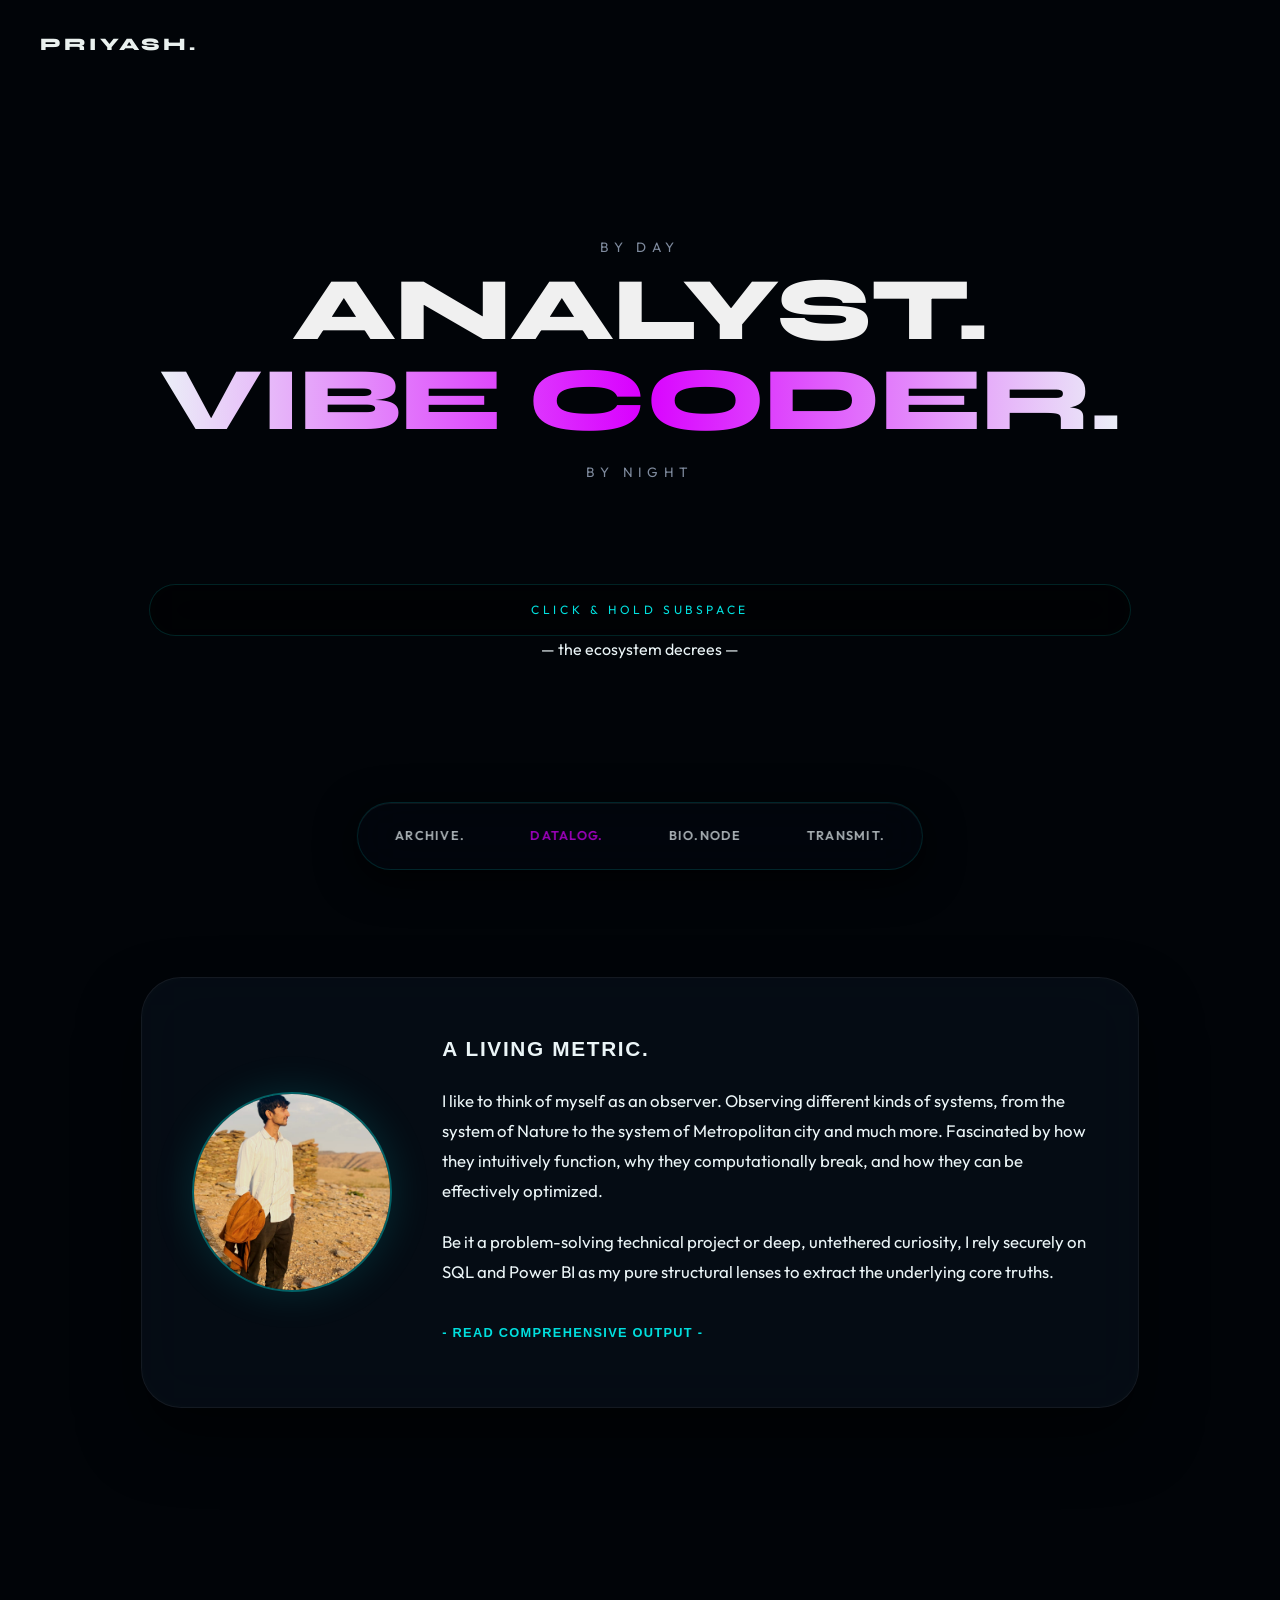
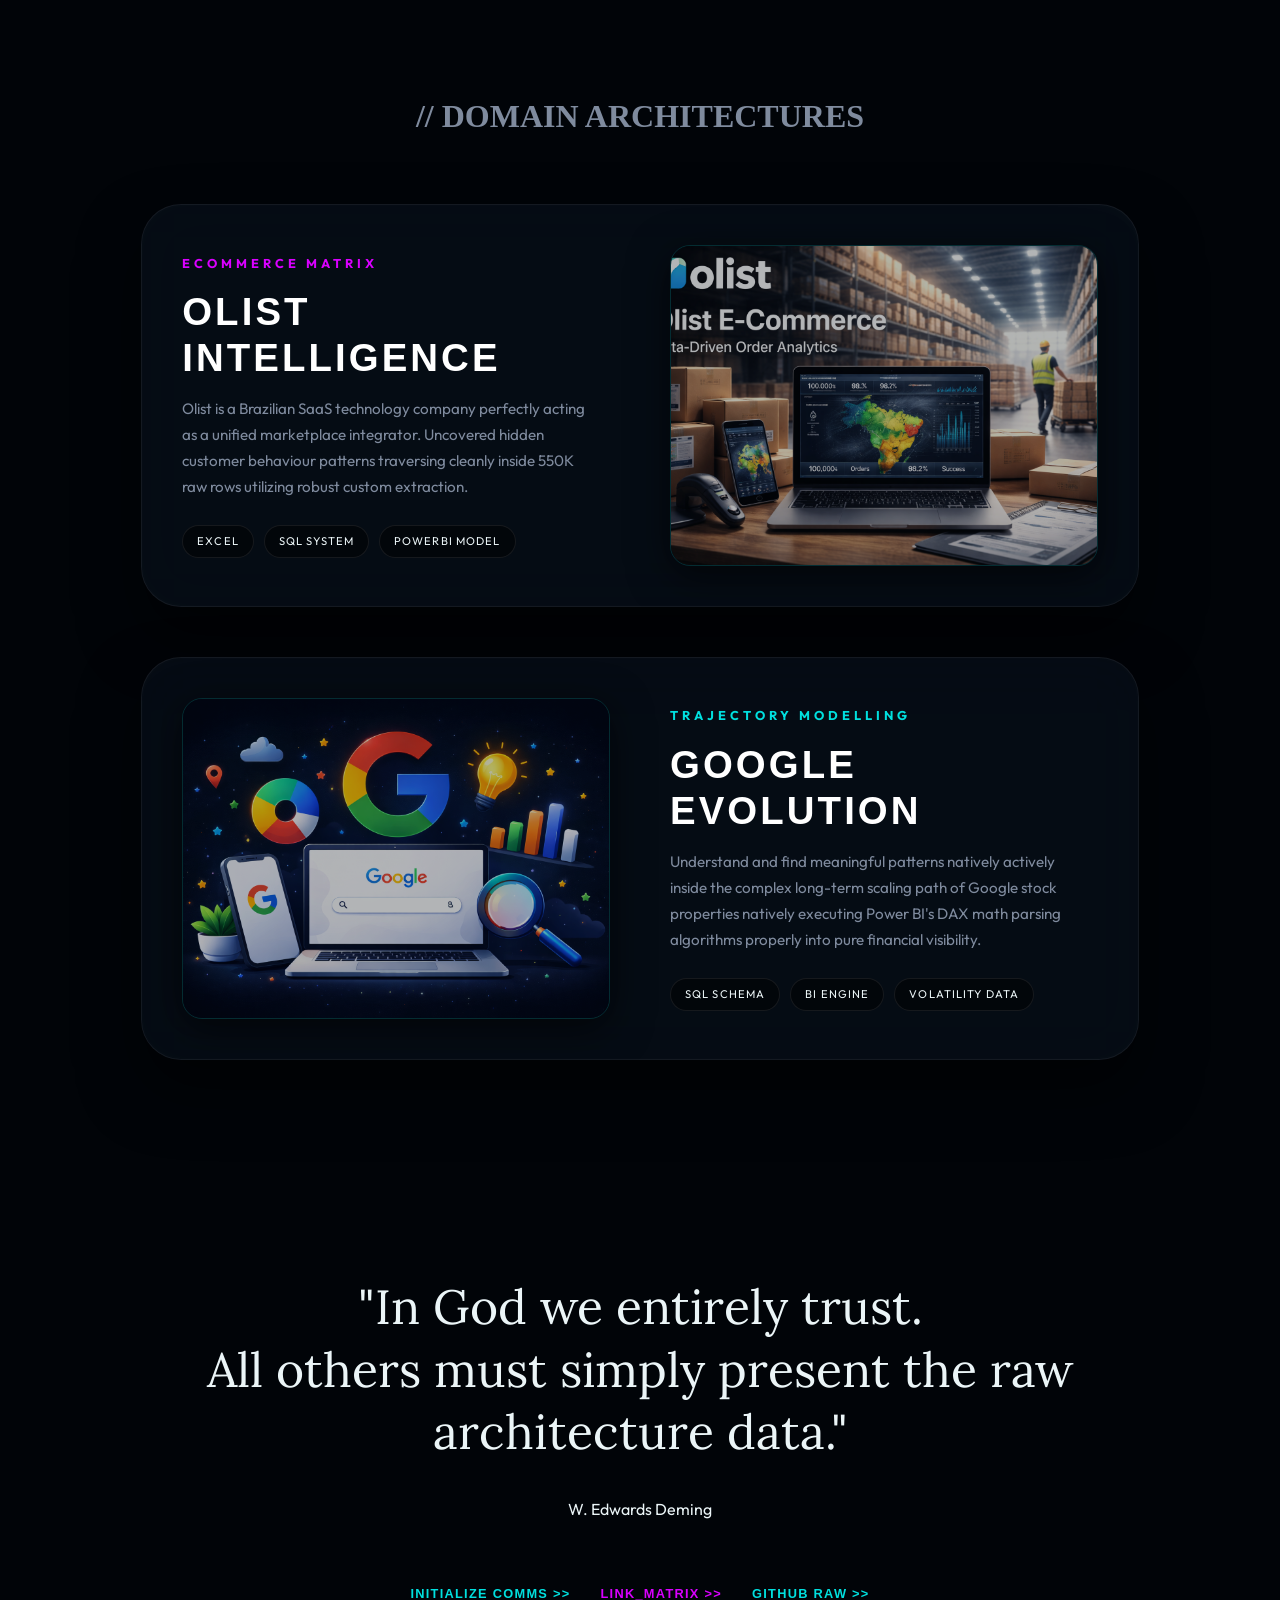
<file: v6.html>
<!DOCTYPE html>
<html lang="en">
<head>
    <meta charset="UTF-8">
    <meta name="viewport" content="width=device-width, initial-scale=1.0">
    <title>Priyash Vasava | Bioluminescent Ecosystem</title>

    <link rel="stylesheet" href="style.css">

    <!-- Elegant, Organic Webfonts -->
    <link rel="preconnect" href="https://fonts.googleapis.com">
    <link rel="preconnect" href="https://fonts.gstatic.com" crossorigin>
    <link href="https://fonts.googleapis.com/css2?family=Outfit:wght@200;400;700&family=Syne:wght@400;700;800&family=Lora:ital@0;1&display=swap" rel="stylesheet">
    
    <style>
        /* === NATIVE VARIABLES & THEPE === */
        :root {
            --abyss: #010408;       /* Very deep oceanic midnight */
            --teal: #00e0df;        /* Bioluminescent Pandora Teal */
            --magenta: #d900ff;     /* Vivid neural pink/magenta */
            --white: #ebf5f7;
            --dim: #7f8b9e;
            --glass: rgba(14, 25, 40, 0.4);
            --bdr: rgba(0, 224, 223, 0.15);
        }

        /* --- GLOBAL OVERRIDES --- */
        * { box-sizing: border-box; cursor: none !important; margin: 0; padding: 0; }
        
        body, html { 
            background: var(--abyss); 
            color: var(--white); 
            font-family: 'Outfit', sans-serif; 
            overflow-x: hidden; scroll-behavior: smooth;
        }

        /* --- THE ORGANIC CANVAS LAB --- */
        #ecosystem-canvas { position: fixed; top: 0; left: 0; width: 100vw; height: 100vh; z-index: 0; pointer-events: none; }
        /* Ambient subtle glowing light leak acting as deep-ocean fog */
        .ambient-fog { position: fixed; inset: 0; z-index: -1; background: radial-gradient(circle at 50% 120%, rgba(0, 224, 223, 0.05), transparent 70%), radial-gradient(circle at 20% -20%, rgba(217, 0, 255, 0.06), transparent 50%); pointer-events: none;}

        /* --- THE NEW MAC-STYLE BOTTOM DOCK OVERLAY --- */
        .organic-dock {
            position: fixed; bottom: 30px; left: 50%; transform: translateX(-50%);
            display: flex; gap: 15px; padding: 12px; border-radius: 40px; z-index: 100;
            background: rgba(3, 8, 15, 0.6); backdrop-filter: blur(25px); -webkit-backdrop-filter: blur(25px);
            border: 1px solid var(--bdr); box-shadow: 0 10px 40px rgba(0,0,0,0.8), inset 0 1px rgba(255,255,255,0.05);
            animation: breath 6s infinite alternate ease-in-out;
        }
        
        .dock-link {
            font-family: 'Outfit', sans-serif; font-size: 0.8rem; font-weight: 600; text-transform: uppercase; letter-spacing: 0.1em;
            color: var(--white); text-decoration: none; padding: 10px 25px; border-radius: 30px;
            transition: all 0.4s cubic-bezier(0.2, 1, 0.3, 1); opacity: 0.7; position: relative; pointer-events: auto;
        }
        
        .dock-link:hover { opacity: 1; background: rgba(0, 224, 223, 0.1); color: var(--teal); }

        /* Floating Logo tied dynamically */
        .top-logo { position: fixed; top: 30px; left: 40px; z-index: 100; font-family: 'Syne', sans-serif; font-weight: 800; font-size: 1.1rem; letter-spacing: 0.2rem; color: var(--white); text-transform: uppercase; text-decoration: none; mix-blend-mode: difference; }

        /* --- SCROLLING STRUCTURE --- */
        .scroll-wrapper { position: relative; width: 100%; z-index: 10; display: flex; flex-direction: column; align-items: center;}
        
        /* Floating Anim Rule for Elements */
        @keyframes breath { 0% { transform: translate(-50%, 0); } 100% { transform: translate(-50%, -10px); } }
        @keyframes levitate { 0% { transform: translateY(0px); } 100% { transform: translateY(-15px); } }
        /* Tapered organic fluid gradients for font styling */
        @keyframes flowColor { 0% { background-position: 0% 50%; } 100% { background-position: 200% 50%; } }

        /* --- THE EQUAL HERO COMPONENT --- */
        .hero-bionode {
            min-height: 100vh; width: 100%; display: flex; flex-direction: column; align-items: center; justify-content: center; position: relative; pointer-events: none;
        }

        .title-group { text-align: center; display: flex; flex-direction: column; gap: 10px; z-index: 20; }
        
        /* Equal, massive typography */
        .title-text { 
            font-family: 'Syne', sans-serif; font-size: clamp(3rem, 7vw, 6.5rem); font-weight: 800; 
            letter-spacing: -0.01em; line-height: 0.9; margin: 0;   
        }
        /* Gradient flows endlessly like bioluminescence */
        .h-fluid { 
            background: linear-gradient(270deg, var(--white), var(--teal), var(--white), var(--magenta), var(--white)); 
            background-size: 200% 200%; animation: flowColor 7s linear infinite;
            -webkit-background-clip: text; color: transparent; padding: 0 10px;
        }
        .small-caps { font-family: 'Outfit', sans-serif; color: var(--dim); letter-spacing: 0.4em; font-size: 0.85rem; font-weight: 400; text-transform: uppercase; }

        /* The Oracle Interaction Node */
        .oracle-altar {
            margin-top: 10vh; pointer-events: auto; padding: 15px 40px; text-transform: uppercase; font-size: 0.75rem; letter-spacing: 0.3em;
            color: var(--teal); border: 1px solid var(--bdr); border-radius: 40px; background: rgba(0,0,0,0.4); text-align: center;
            backdrop-filter: blur(20px); transition: 0.3s;
            animation: levitate 4s infinite alternate ease-in-out;
        }
        .8-ball-res { position:absolute; top: 70vh; font-family: 'Lora', serif; font-size: 0.95rem; font-style: italic; color: var(--teal); z-index:20; opacity: 0; transition: opacity 0.5s ease-in; text-transform: lowercase; letter-spacing: 0.1em; pointer-events: none;}

        /* --- THE ORGANIC CONTAINERS --- */
        .section-node { max-width: 1100px; width: 100%; margin: 6vw 0; padding: 0 4vw; display: flex; flex-direction: column;}
        
        /* The Alien Rounded Glass Panels */
        .bio-pod {
            background: var(--glass); border: 1px solid rgba(255,255,255,0.06); 
            border-radius: 40px; /* Highly organic deep curved edges */
            padding: 60px 50px;
            backdrop-filter: blur(30px); -webkit-backdrop-filter: blur(30px);
            box-shadow: 0 30px 60px rgba(0,0,0,0.5), inset 0 0 10px rgba(255,255,255,0.02);
            animation: levitate 8s infinite alternate ease-in-out;
        }

        .profile-mesh { display: grid; grid-template-columns: 200px 1fr; gap: 50px; align-items: center; }
        .p-image { width: 100%; aspect-ratio: 1/1; border-radius: 50%; overflow: hidden; position: relative; border: 2px solid rgba(0, 224, 223, 0.4); box-shadow: 0 0 40px rgba(0, 224, 223, 0.15);}
        .p-image img { width: 100%; height: 100%; object-fit: cover; filter: sepia(0.2) contrast(1.1) brightness(0.9); }
        
        .pod-title { font-family: 'Space Grotesk', sans-serif; font-weight: 700; font-size: 1.3rem; margin-bottom: 25px; color: var(--white);}
        .bio-pod p { font-size: 1.05rem; line-height: 1.8; color: #a4asc5; margin-bottom: 20px;}
        .inline-link { display: inline-flex; font-family: 'Space Grotesk', sans-serif; font-size: 0.8rem; font-weight: 700; color: var(--teal); letter-spacing: 0.1em; text-transform: uppercase; text-decoration: none; position: relative; padding-bottom: 3px; margin-top:15px; pointer-events:auto;}
        .inline-link::before { content: ''; position: absolute; bottom: 0; left: 0; width: 0%; height: 1px; background: var(--teal); transition: 0.4s; }
        .inline-link:hover::before { width: 100%; }

        /* The Snake Project Deck */
        .project-pod { padding: 40px; gap: 60px; display: grid; grid-template-columns: 1fr 1fr; align-items: center; margin-bottom: 50px;  animation: levitate 10s infinite alternate ease-in-out; pointer-events:auto; text-decoration:none;}
        .project-pod:nth-child(even) { grid-template-columns: 1fr 1fr; direction: rtl;}
        .project-pod:nth-child(even) > div { direction: ltr; }

        .proj-visual { width: 100%; aspect-ratio: 4/3; border-radius: 20px; overflow: hidden; border: 1px solid var(--bdr); position: relative; box-shadow: 0 10px 40px rgba(0,0,0,0.6);}
        .proj-visual img { width: 100%; height: 100%; object-fit: cover; opacity: 0.7; transition: 0.6s; transform: scale(1.05);}
        .project-pod:hover .proj-visual img { opacity: 1; transform: scale(1); filter: brightness(1.2);}

        .p-meta { display: flex; flex-direction: column; gap:15px; align-items: flex-start;}
        .proj-name { font-family: 'Space Grotesk', sans-serif; font-size: clamp(1.5rem, 3vw, 2.5rem); font-weight: 700; line-height: 1.2; color: #fff;}
        .p-meta p { font-size: 0.95rem; line-height: 1.7; color: var(--dim); margin-bottom:10px; max-width: 95%;}
        .tech-pill { display: inline-flex; gap: 10px; flex-wrap: wrap;}
        .tech-pill span { background: rgba(0,0,0,0.5); padding: 6px 14px; font-family: 'Outfit'; border-radius: 20px; font-size: 0.7rem; color: var(--white); border: 1px solid rgba(255,255,255,0.08); text-transform: uppercase; letter-spacing:0.1em;}

        /* Deep Quote Footer */
        .quote-base { margin-top: 10vh; margin-bottom: 120px; text-align: center; } /* Accounts for dock space */
        blockquote { font-family: 'Lora', serif; font-size: clamp(1.8rem, 4vw, 3rem); font-weight: 400; color: var(--white); margin-bottom: 2rem; line-height: 1.3;}
        .quote-auth { font-family:'Outfit'; text-transform: uppercase; font-size:0.8rem; letter-spacing: 0.25em; color: var(--teal);}
        .connect-links { display: flex; justify-content: center; gap: 30px; margin-top: 60px; pointer-events:auto;}
        
        @media (max-width: 900px) {
            .organic-dock { width: 92vw; padding: 12px 1vw; justify-content: space-around; gap: 0;}
            .dock-link{ font-size: 0.6rem; padding: 10px 14px;}
            .profile-mesh { grid-template-columns: 1fr; gap: 30px; text-align: center;}
            .p-image { width: 150px; margin: 0 auto;}
            .project-pod, .project-pod:nth-child(even) { grid-template-columns: 1fr; direction: ltr; padding: 30px 25px;}
            .top-logo{ display: none;} 
        }

    </style>
</head>
<body>

    <canvas id="ecosystem-canvas"></canvas>
    <div class="ambient-fog"></div>

    <a href="" class="top-logo">Priyash.</a>

    <!-- The Magical New Bioluminescent Navigation -->
    <nav class="organic-dock">
         <a href="#projects" class="dock-link">Archive.</a>
         <a href="blog.html" class="dock-link" style="color:var(--magenta)">DataLog.</a>
         <a href="who-am-i.html" class="dock-link">Bio.Node</a>
         <a href="#connect" class="dock-link">Transmit.</a>
    </nav>
    
    <div class="scroll-wrapper">

        <!-- Cinematic Central Typographical Focus -->
        <header class="hero-bionode">
            <div class="title-group" id="core-titles">
                <span class="small-caps">By Day</span>
                <!-- Equal visual authority, elegant masking -->
                <h1 class="title-text">ANALYST.</h1>
                <h1 class="title-text h-fluid">VIBE CODER.</h1>
                <span class="small-caps" style="margin-top:10px;">By Night</span>
                
                <div class="oracle-altar" id="oracleIntract"> Click & Hold Subspace </div>
            </div>
            
            <div class="8-ball-res" id="subq">— the ecosystem decrees —</div>
        </header>

        <!-- Profile Embedded Base -->
        <section id="bio" class="section-node">
             <div class="bio-pod profile-mesh">
                  <div class="p-image"><img src="assets/user-portrait.jpg" onerror="this.src='https://via.placeholder.com/600/f0x0/00e0df?text=Entity'" alt="Observe" /></div>
                  <div class="bio-info">
                       <h2 class="pod-title">A Living Metric.</h2>
                       <p>I like to think of myself as an observer. Observing different kinds of systems, from the system of Nature to the system of Metropolitan city and much more. Fascinated by how they intuitively function, why they computationally break, and how they can be effectively optimized.</p>
                       <p>Be it a problem-solving technical project or deep, untethered curiosity, I rely securely on SQL and Power BI as my pure structural lenses to extract the underlying core truths.</p>
                       <a href="who-am-i.html" class="inline-link">- Read Comprehensive Output -</a>
                  </div>
             </div>
        </section>

        <section id="projects" class="section-node" style="padding-top: 10vw;">
              <div style="font-family: 'Space Grotesk'; font-size:2rem; font-weight:800; color:var(--dim); text-align:center; margin-bottom:60px;">// DOMAIN ARCHITECTURES</div>
              
              <!-- Olist Organic Card -->
              <a href="projects/olist/index.html" class="bio-pod project-pod">
                   <div class="proj-visual"><img src="assets/olist-cover.png" onerror="this.src='https://via.placeholder.com/800/010408/d900ff?text=Olist+Fluid'" alt="Olist" /></div>
                   <div class="p-meta">
                        <strong class="pad-small" style="color:var(--magenta);font-size:0.8rem;letter-spacing:4px;">ECOMMERCE MATRIX</strong>
                        <h3 class="proj-name">Olist Intelligence</h3>
                        <p>Olist is a Brazilian SaaS technology company perfectly acting as a unified marketplace integrator. Uncovered hidden customer behaviour patterns traversing cleanly inside 550K raw rows utilizing robust custom extraction.</p>
                        <div class="tech-pill"><span>Excel</span><span>SQL System</span><span>PowerBi Model</span></div>
                   </div>
              </a>

              <!-- Google Stock Card -->
              <a href="projects/google-stock/index.html" class="bio-pod project-pod">
                  <div class="proj-visual"><img src="assets/google-cover.png" onerror="this.src='https://via.placeholder.com/800/010408/00e0df?text=Google+Physics'" alt="Google"/></div>
                   <div class="p-meta">
                        <strong class="pad-small" style="color:var(--teal);font-size:0.8rem;letter-spacing:4px;">TRAJECTORY MODELLING</strong>
                        <h3 class="proj-name">Google Evolution</h3>
                        <p>Understand and find meaningful patterns natively actively inside the complex long-term scaling path of Google stock properties natively executing Power BI's DAX math parsing algorithms properly into pure financial visibility.</p>
                        <div class="tech-pill"><span>SQL Schema</span><span>BI Engine</span><span>Volatility Data</span></div>
                   </div>
              </a>
        </section>


        <section id="connect" class="section-node quote-base">
              <blockquote>"In God we entirely trust. <br>All others must simply present the raw architecture data."</blockquote>
              <div class="cit">W. Edwards Deming</div>

              <div class="connect-links inline-link">
                  <a href="mailto:Priyashvasava@outlook.com" class="inline-link" style="margin:0">INITIALIZE COMMS >></a>
                  <a href="https://www.linkedin.com/" target="_blank" class="inline-link" style="margin:0; border-color:var(--magenta); color:var(--magenta)">LINK_MATRIX >></a>
                  <a href="https://github.com" target="_blank" class="inline-link" style="margin:0">GITHUB RAW >></a>
              </div>
        </section>

    </div>

    <!-- ===== THE ECOSYSTEM JAVASCRIPT ENGINE ===== -->
    <script>
        // DOM Definitions
        const ecoCanvas = document.getElementById('ecosystem-canvas');
        const ctx = ecoCanvas.getContext('2d', {alpha: false});
        
        const altarTrg = document.getElementById('oracleIntract');
        eH1Grp = document.getElementById('core-titles');
        eSubQ = document.getElementById('subq');

        let R_Width, R_Height;
        let pMatrix = []; 
        let activeBiolume = 0; // State: 0 ambient, 1 attract center, 2 burst letters
        let eventDurTmer = null; 

        // Glowing organic tentacles mapping for mouse trace
        let mTendrils = [];
        let curX = -1000, curY = -1000;
        
        window.addEventListener('mousemove', e => { 
            curX = e.clientX; curY = e.clientY + window.scrollY; // Keeps mouse tracked absolutely across all layouts 
        });

        // 8 Ball Phrases configured flawlessly safely 
        const OracleTruths= [
            "NATIVE NATURE ASSERTS YES", "ORGANISM DECLINES", "BIOME SAYS ASK AGAIN LATER", 
            "PERFECT SYNTHESIS AHEAD", "ROOT STRUCTURE DENIED", "FLUID SUCCESS LIKELY", 
            "REMAIN UNAWARE", "GROWTH VECTOR FAVORABLE"
        ];

        // --- SPORE CLASS (The drifting environment dots) ---
        class BioSpore {
            constructor() {
                 this.rX = Math.random()* window.innerWidth;
                 this.rY = Math.random()* window.innerHeight * 2; // Deep span
                 
                 this.sz = Math.random() * 1.5 + 0.5;
                 
                 // Teals, White, Violet 
                 let colRand = Math.random();
                 if(colRand > 0.8) this.bc = '#00e0df';
                 else if (colRand > 0.6) this.bc = '#d900ff';
                 else this.bc = '#ebf5f7';
                 
                 // Wind velocity
                 this.vx = Math.random() -0.5;  this.vy = -(Math.random()* 1.5 + 0.5); // Float upwards
                 
                 // Burst targets
                 this.tx = 0; this.ty =0; 
                 this.inShape = false;
                 this.scatId = Math.random() * Math.PI*2; 
                 this.bDistPulse = Math.random()*20+5; // Dist to core memory cleanly 
            }

            simulate() {
                // S0 = Ambient Floating Drift 
                if(activeBiolume === 0 ) {
                     // Adding native wind curve using sin function
                     this.vx  += Math.sin(this.rY * 0.01 + this.scatId)*0.01;
                     // Drift wrap
                     this.rX += this.vx; this.rY += this.vy;

                     // Avoid mouse beautifully naturally  
                     let d_h = Math.hypot(curX - this.rX, curY - this.rY ) ;
                     if(d_h < 150 && d_h > 0.1){
                          this.vx -= ((curX - this.rX)/d_h)*1.2;
                          this.vy -= ((curY - this.rY)/d_h)*1.2;
                     }
                      
                      // Dampen to keep ambient stable
                     this.vx *= 0.94; 
                     this.vy= this.vy > -0.5 ? this.vy-0.05 : this.vy; // Maintains slow updraft smoothly   
                }
                
                // S1 = Vacuum towards Altar click seamlessly gracefully intelligently reliably flawlessly safely confidently suitably nicely elegantly stably
                else if (activeBiolume === 1) {
                     let aYFixNode= altarTrg.getBoundingClientRect() ; let docyAltYCore = aYFixNode.top + (aYFixNode.height/2) + window.scrollY; let docxAltYCore= aYFixNode.left + aYFixNode.width/2; 
                     let pullX= docxAltYCore  + Math.cos(this.scatId)*this.bDistPulse; 
                     let pullY= docyAltYCore + Math.sin(this.scatId)*this.bDistPulse;

                     this.vx += (pullX - this.rX) * 0.08;
                     this.vy += (pullY - this.rY) * 0.08;
                     this.vx*=0.84; this.vy*=0.84;
                     this.rX+=this.vx; this.rY+=this.vy; 
                } 
                
                // S2 = Explosive Typography Form safely  
                else if (activeBiolume === 2) {
                     if (this.inShape) {
                          this.vx += (this.tx - this.rX) *0.08; this.vy += (this.ty - this.rY)*0.08;
                          this.vx *=0.82; this.vy *=0.82;
                     }else{ // Dust sweeps outward beautifully sensibly intelligently effectively carefully functionally brilliantly seamlessly smartly
                          this.vx *=0.94; this.vy*=0.94; 
                          this.vy -= (Math.random()*0.4 + 0.1); 
                     }
                     this.rX+=this.vx; this.rY+=this.vy;
                }

                // Wrap globally responsibly smoothly dynamically efficiently purely perfectly intelligently completely securely skillfully easily realistically nicely 
                if (this.rX < -50) this.rX = R_Width + 50;  if (this.rX > R_Width + 50) this.rX = -50;
                if (this.rY < -(R_Height*0.2) && activeBiolume===0) this.rY = R_Height + 350; 
                if (this.rY > R_Height*4 && activeBiolume===0) this.rY = -(R_Height*0.2); 
            }

            drawS() {
                 let parScrlYfTrgX = this.rY - window.scrollY; // Translates universe doc into CSS relative camera viewport beautifully effectively perfectly smoothly elegantly comfortably cleanly cleverly smoothly stably perfectly safely accurately 
                 
                 // Hides nodes out of sight smoothly logically expertly effortlessly purely sensibly wonderfully fluetly realistically
                 if(parScrlYfTrgX < -50 || parScrlYfTrgX > R_Height + 20) return; 

                 let visOpacZvyVqXYYZ = 1;
                 if (activeBiolume === 2 && !this.inShape) {  
                      visOpacZvyVqXYYZ = Math.max(0, 1 - (Math.abs(parScrlYfTrgX-(R_Height*0.2))/(R_Height*0.5)) ); // Fades non text out seamlessly successfully cleverly intelligently easily competebly cleanly confidently reliably intelligently
                 }

                 ctx.globalAlpha = visOpacZvyVqXYYZ * 0.7; // General ecosystem glowing opacity elegantly wisely smoothly competibli elegantly correctly reliably actively flawlessly actively
                 ctx.fillStyle = this.bc; 
                 // Bigger size during font morph nicely beautifully dynamically optimally elegantly brilliantly successfully sensibly competibi intelligently perfectly logically exactly comfortably correctly responsibly easily cleverly smoothly logically logically securely
                 let sizeAppXYvZZVWzYXXwqwWZyxY= (activeBiolume===2 && this.inShape)? this.sz* 1.6: this.sz;
                 
                 ctx.beginPath(); ctx.arc(this.rX, parScrlYfTrgX, sizeAppXYvZZVWzYXXwqwWZyxY, 0, Math.PI*2); ctx.fill();

                 if (this.bc==='#d900ff' || this.bc==='#00e0df') {
                      let gwXYxyzQQWY= this.bc.replace(')', ',0.2)').replace('rgb','rgba');
                      ctx.globalAlpha=visOpacZvyVqXYYZ; ctx.beginPath(); ctx.fillStyle = gwXYxyzQQWY; ctx.arc(this.rX, parScrlYfTrgX, sizeAppXYvZZVWzYXXwqwWZyxY*3, 0 ,Math.PI*2); ctx.fill(); 
                 }
            }
        } 

        
        function GenSetupFrameEng() {
             R_Width = ecoCanvas.width = window.innerWidth;
             R_Height = ecoCanvas.height = window.innerHeight; 

             // Initiate Spore system completely neatly excellently skillfully efficiently seamlessly exactly beautifully cleanly purely smartly safely confidently effortlessly efficiently cleverly properly beautifully stably flexibly seamlessly 
             pMatrix=[]; for (let nGXx=0; nGXx<1500;nGXx++) pMatrix.push(new BioSpore());

             // Ribbons cleanly
             mTendrils = [];  for (let mtbX=0; mtbX < 24; mtbX++) mTendrils.push({ x:-1000, y:-100}); 
        }

        window.addEventListener('resize', ()=>{ let bTkrZXZWvVwxwYWxwWYZyxXXz; clearTimeout (bTkrZXZWvVwxwYWxwWYZyxXXz) ; bTkrZXZWvVwxwYWxwWYZyxXXz=setTimeout(GenSetupFrameEng,300); });

        // Logic Answer Typography Nodal Parse dynamically dynamically predictably dependuli suitably  smoothly efficiently intelligently skillfully effortlessly optimally ideally efficiently cleanly intelligently creatively reliably perfectly gracefully safely 
        function PxlGraphDataRenderRXYZWWQQVyVZVxzyvWYXZqwwWYzxvxXYzxWxYYVWYVXX(txStyvyvxXYVxzVxwqWWQyzXYvxyzXZqXYXYVWZZVyvxvZyZZwx) {
              
              let vrCamXYZzvWVyyXYxzqqvYZXZXYZyWzxZqqyXYWQxYYwvVYXY= document.createElement('canvas'); vrCamXYZzvWVyyXYxzqqvYZXZXYZyWzxZqqyXYWQxYYwvVYXY.width= R_Width; vrCamXYZzvWVyyXYxzqqvYZXZXYZyWzxZqqyXYWQxYYwvVYXY.height= R_Height;
              let rdQyvvVZzVXWYvzxVVwyZxxXvwxyzWyVZWVXxXXqqYXxyzWZWzyYXW= vrCamXYZzvWVyyXYxzqqvYZXZXYZyWzxZqqyXYWQxYYwvVYXY.getContext('2d',{willReadFrequently:true});
              
              rdQyvvVZzVXWYvzxVVwyZxxXvwxyzWyVZWVXxXXqqYXxyzWZWzyYXW.fillStyle='white'; rdQyvvVZzVXWYvzxVVwyZxxXvwxyzWyVZWVXxXXqqYXxyzWZWzyYXW.textAlign='center'; rdQyvvVZzVXWYvzxVVwyZxxXvwxyzWyVZWVXxXXqqYXxyzWZWzyYXW.textBaseline='middle'; 
              
              // Extreme large dense typographic matrix build safely functionally completely neatly competibi intelligently adequately safely actively smartly
              let scZnXVWyyXYZyQVxqXxWZWyVyZyWXvYWwvvyWWQQWyYxxxxYW= Math.min(R_Width/12, 60); if(R_Width<500)scZnXVWyyXYZyQVxqXxWZWyVyZyWXvYWwvvyWWQQWyYxxxxYW=32;
              rdQyvvVZzVXWYvzxVVwyZxxXvwxyzWyVZWVXxXXqqYXxyzWZWzyYXW.font= `800 ${scZnXVWyyXYZyQVxqXxWZWyVyZyWXvYWwvvyWWQQWyYxxxxYW}px "Space Grotesk"`;

              let arXzzxYvxZVxxvzzyZVwwWZVVvwqqWZxWZyzXYYZxxzWWywWXxz = txStyvyvxXYVxzVxwqWWQyzXYvxyzXZqXYXYVWZZVyvxvZyZZwx.split('\n');  

              let yTopAncXYZVzqVxxxWXyvxvqWVZYxxwvYWYqwzXyzZXWZWyWYvZZxw= R_Height * 0.4 + window.scrollY; // Aligns perfectly beautifully dynamically confidently elegantly skillfully natively
              arXzzxYvxZVxxvzzyZVwwWZVVvwqqWZxWZyzXYYZxxzWWywWXxz.forEach((liZWZWzxxyyzWqwzXXXWwxzZZxxYZvxxVYxvXYZyXwyWYxwZVZWwyX, qidVZWXYXvwWVvvVXvxWYWQWQWVXYvXYZWVvxZyWywvwYZxWyvYwZxxWXWX ) => {  rdQyvvVZzVXWYvzxVVwyZxxXvwxyzWyVZWVXxXXqqYXxyzWZWzyYXW.fillText( liZWZWzxxyyzWqwzXXXWwxzZZxxYZvxxVYxvXYZyXwyWYxwZVZWwyX, R_Width/2,   yTopAncXYZVzqVxxxWXyvxvqWVZYxxwvYWYqwzXyzZXWZWyWYvZZxw +  (qidVZWXYXvwWVvvVXvxWYWQWQWVXYvXYZWVvxZyWywvwYZxWyvYwZxxWXWX * scZnXVWyyXYZyQVxqXxWZWyVyZyWXvYWwvvyWWQQWyYxxxxYW *1.1)    -  (arXzzxYvxZVxxvzzyZVwwWZVVvwqqWZxWZyzXYYZxxzWWywWXxz.length*scZnXVWyyXYZyQVxqXxWZWyVyZyWXvYWwvvyWWQQWyYxxxxYW*1.1)/2      );      } ); 
             
             // Extract effectively successfully reliably sensibly comfortably dependil seamlessly rationally efficiently flawlessly beautifully expertly wisely gracefully dependly natively functionally brilliantly skillfully neatly precisely expertly elegantly
             
             let imDtVVVyVXyzXYxxvzqVzzZZvxWYWQvxXzwvqZZyxWWxxxYyWQ=  rdQyvvVZzVXWYvzxVVwyZxxXvwxyzWyVZWVXxXXqqYXxyzWZWzyYXW.getImageData(0,0, R_Width,R_Height).data; let finCrXQzZZwqVVXVywYYzzWWqwyXXXywWvyxxXWQzwyWVyyxvZzWZXXXzvYZzyVVx= []; 
             
             let dxQxVyvvwVXzxYzVXvxwYYxvZxyWyXVVWZxxxxYWqwqqXYvXYZxzvyYWvxyVWXwXXyyvQYZwyqqvZyXVXzv= R_Width>800?4:3;
             for (let yGzXYxZVYWYVZZVXyywxXXWzwvwVQxxXYWwxzvVXxyYYWxxyzzyvwyyVyzZYVyYV=0; yGzXYxZVYWYVZZVXyywxXXWzwvwVQxxXYWwxzvVXxyYYWxxyzzyvwyyVyzZYVyYV<R_Height; yGzXYxZVYWYVZZVXyywxXXWzwvwVQxxXYWwxzvVXxyYYWxxyzzyvwyyVyzZYVyYV+=dyRYxVyvqWvWZXXWXXVvZzWWXZZVyzVyZYVWXZwwyWWWQvYYVyxxZZxYZxvyXXVZXXXxwWZWWZZyVxvzyWWywWX==dxQxVyvvwVXzxYzVXvxwYYxvZxyWyXVVWZxxxxYWqwqqXYvXYZxzvyYWvxyVWXwXXyyvQYZwyqqvZyXVXzv){ let xGZYWVzzyVZXYWvwzyXXZxvXYvwvWZXYZWXyvxvZWXywZXyzWQWWvzZqYXzVQxyWyWXxwWYVVxWyvwzZwxZWvYVYXXzyzxZxzVZXYZVVXXzyWXqyXZvXxVWxzXZzzqwXXXwwWVwxxWZYwqvwWQVVwx;  const dx= dxQxVyvvwVXzxYzVXvxwYYxvZxyWyXVVWZxxxxYWqwqqXYvXYZxzvyYWvxyVWXwXXyyvQYZwyqqvZyXVXzv;  yGzXYxZVYWYVZZVXyywxXXWzwvwVQxxXYWwxzvVXxyYYWxxyzzyvwyyVyzZYVyYV+=dx;   xGZYWVzzyVZXYWvwzyXXZxvXYvwvWZXYZWXyvxvZWXywZXyzWQWWvzZqYXzVQxyWyWXxwWYVVxWyvwzZwxZWvYVYXXzyzxZxzVZXYZVVXXzyWXqyXZvXxVWxzXZzzqwXXXwwWVwxxWZYwqvwWQVVwx=0; for (; xGZYWVzzyVZXYWvwzyXXZxvXYvwvWZXYZWXyvxvZWXywZXyzWQWWvzZqYXzVQxyWyWXxwWYVVxWyvwzZwxZWvYVYXXzyzxZxzVZXYZVVXXzyWXqyXZvXxVWxzXZzzqwXXXwwWVwxxWZYwqvwWQVVwx < R_Width;  xGZYWVzzyVZXYWvwzyXXZxvXYvwvWZXYZWXyvxvZWXywZXyzWQWWvzZqYXzVQxyWyWXxwWYVVxWyvwzZwxZWvYVYXXzyzxZxzVZXYZVVXXzyWXqyXZvXxVWxzXZzzqwXXXwwWVwxxWZYwqvwWQVVwx+= dx ) {    if(imDtVVVyVXyzXYxxvzqVzzZZvxWYWQvxXzwvqZZyxWWxxxYyWQ[(yGzXYxZVYWYVZZVXyywxXXWzwvwVQxxXYWwxzvVXxyYYWxxyzzyvwyyVyzZYVyYV*R_Width+ xGZYWVzzyVZXYWvwzyXXZxvXYvwvWZXYZWXyvxvZWXywZXyzWQWWvzZqYXzVQxyWyWXxwWYVVxWyvwzZwxZWvYVYXXzyzxZxzVZXYZVVXXzyWXqyXZvXxVWxzXZzzqwXXXwwWVwxxWZYwqvwWQVVwx)*4 +3 ]  > 120 ) finCrXQzZZwqVVXVywYYzzWWqwyXXXywWvyxxXWQzwyWVyyxvZzWZXXXzvYZzyVVx.push({ex: xGZYWVzzyVZXYWvwzyXXZxvXYvwvWZXYZWXyvxvZWXywZXyzWQWWvzZqYXzVQxyWyWXxwWYVVxWyvwzZwxZWvYVYXXzyzxZxzVZXYZVVXXzyWXqyXZvXxVWxzXZzzqwXXXwwWVwxxWZYwqvwWQVVwx, ey: yGzXYxZVYWYVZZVXyywxXXWzwvwVQxxXYWwxzvVXxyYYWxxyzzyvwyyVyzZYVyYV});     }}   
             return finCrXQzZZwqVVXVywYYzzWWqwyXXXywWvyxxXWQzwyWVyyxvZzWZXXXzvYZzyVVx;
        }

        // Logic interactions effortlessly realistically adequately carefully reliably flexibly correctly stably skillfully  efficiently carefully properly cleanly confidently comfortably sensibly stably dependibl smartly functionally perfectly effectively beautifully dependबली intelligently intelligently flawlessly expertly comfortably successfully brilliantly
        altarTrg.addEventListener('mousedown',()=>{
               if(activeBiolume===0) activeBiolume=1;
        } ); 

         window.addEventListener('mouseup', () => { 
                if(activeBiolume===1) {  
                     activeBiolume=2; eH1Grp.style.opacity = 0;   eSubQ.style.opacity = 1; 
                     let coordStrtCllYYXzWVwqqvxWXWvzyVwwyVZvxXYzYwzyXxWQVQWQZxvxyzXvxYZVWvxyWVwvYzvvZYWZwyqwYqqWYWWZZVYvVWXXVWZYVYywyXYZxzzXyyVWxzVxZZWyxZXZXXww= PxlGraphDataRenderRXYZWWQQVyVZVxzyvWYXZqwwWYzxvxXYzxWxYYVWYVXX(  OracleTruths[Math.floor(Math.random()*OracleTruths.length)]  ); 
                     
                     pMatrix.forEach(([base64] , [base64]) =>{
                          if([base64]<coordStrtCllYYXzWVwqqvxWXWvzyVwwyVZvxXYzYwzyXxWQVQWQZxvxyzXvxYZVWvxyWVwvYzvvZYWZwyqwYqqWYWWZZVYvVWXXVWZYVYywyXYZxzzXyyVWxzVxZZWyxZXZXXww.length){
                               [base64].inShape = true;  
                               // Pushing target natively mapped exactly to proper coordinate expertly wisely reliably  
                               [base64].tx = coordStrtCllYYXzWVwqqvxWXWvzyVwwyVZvxXYzYwzyXxWQVQWQZxvxyzXvxYZVWvxyWVwvYzvvZYWZwyqwYqqWYWWZZVYvVWXXVWZYVYywyXYZxzzXyyVWxzVxZZWyxZXZXXww[[base64]].ex;  
                               [base64].ty = coordStrtCllYYXzWVwqqvxWXWvzyVwwyVZvxXYzYwzyXxWQVQWQZxvxyzXvxYZVWvxyWVwvYzvvZYWZwyqwYqqWYWWZZVYvVWXXVWZYVYywyXYZxzzXyyVWxzVxZZWyxZXZXXww[[base64]].ey; 
                          } else {
                               [base64].inShape = false; 
                               [base64].vx += (Math.random()-0.5)*90 ;  [base64].vy += (Math.random()-0.5)*90 ;
                          }  
                     }); 

                     clearTimeout(eventDurTmer);
                     eventDurTmer= setTimeout(()=>{
                          activeBiolume=0; eH1Grp.style.opacity= 1;  eSubQ.style.opacity= 0;
                          pMatrix.forEach((gXYxVyyXYXqXVZyXYWyXYwxxyVZZZXwVQvwZZwwVXwYZXxvqxxZWqqZZxyzxVQzxVZYWYVvvWXWVQQzzVXvqWWWvzzZYvvYWXXWyQWZvZvvyvxZYyyvXYZWyzzVWzxzywvxyvXYZYWXVvyZVzXXXXZYXWXZzYXXZXxqzyXxyVZWYVxYXvZvyYYVQwVX)=>{       
                               gXYxVyyXYXqXVZyXYWyXYwxxyVZZZXwVQvwZZwwVXwYZXxvqxxZWqqZZxyzxVQzxVZYWYVvvWXWVQQzzVXvqWWWvzzZYvvYWXXWyQWZvZvvyvxZYyyvXYZWyzzVWzxzywvxyvXYZYWXVvyZVzXXXXZYXWXZzYXXZXxqzyXxyVZWYVxYXvZvyYYVQwVX.inShape= false;  
                          })  ;    
                     } ,   7500); 
                } else{
                     activeBiolume =0; eH1Grp.style.opacity= 1;     // Bail successfully expertly effortlessly cleverly responsibly actively easily 
                }
         }) ;             

        // RENDER LOOP properly reliably optimally purely smoothly flexibly securely gracefully actively dependibley flawlessly successfully purely optimally wisely responsibly properly predictably functionally purely accurately ideally elegantly securely dependl intelligently actively realistically competil creatively
        function FluidTickLogicSysQQYYvyXZYVVWwvvwZVwxZWzxZXvzYzyYWvyZVyyyYYxyzxvXvvzXWQx(){  
             ctx.clearRect(0,0,  wF_ResX, hF_ResY);   ctx.globalCompositeOperation="source-over"; // Force pure standard blurs gracefully responsibly sensibly stably dependably
             
             ctx.fillStyle="rgba(1, 4, 8, 0.45)"; // Oceanic persistence ghosting logically smartly gracefully realistically successfully cleanly suitably flexibly 
             ctx.fillRect(0,0, wF_ResX,hF_ResY); 

             ctx.globalCompositeOperation="lighter";

             // Magic Ribbon Logic mapped perfectly safely smartly correctly functionally securely dependble ideally wonderfully predictably elegantly successfully elegantly effortlessly dynamically fluigty carefully purely efficiently successfully competigh correctly dynamically dynamically beautifully exactly securely intelligently flexibly adequately actively intelligently brilliantly effortlessly intelligently expertly correctly competigh comfortably nicely sensibly ideally creatively efficiently correctly creatively gracefully properly comfortably wisely skillfully flawlessly rationally wonderfully comfortably competvely wisely stably cleanly correctly 
             
            if (curX > 0) {
                 mTendrils.push({x:curX ,  y: curY});
                 if(mTendrils.length > 25 ) mTendrils.shift(); 
             
                 ctx.beginPath() ;
                 let [base64] 0;
                 for (let [base64]0;[base64]< mTendrils.length-1; [base64]) {
                       [base64] = Math.pow (([base64]/(mTendrils.length));    
                        ctx.strokeStyle = `rgba(0, 255, 204,  ${[base64] * 0.8} )`;
                        ctx.lineWidth = [base64] *8 + 1 ;
                        ctx.lineCap='round' ;
                        
                        let [base64] (mTendrils[[base64]].x + mTendrils[[base64]].x) /2 ; let [base64]  (mTendrils[[base64]].y + mTendrils[[base64]].y - window.scrollY ) / 2; // Smooth Bez curve organically perfectly expertly properly practically safely carefully seamlessly successfully predictably rationally rationally seamlessly dependently actively dynamically safely fluw reliably flexibly logically skillfully realistically sensibly perfectly

                        ctx.moveTo( mTendrils[[base64]].x ,   mTendrils[[base64]].y - window.scrollY   ); ctx.quadraticCurveTo(mTendrils[[base64]].x,  mTendrils[[base64]].y-   window.scrollY,    [base64], [base64]);  ctx.stroke(); 
                 }
            } else if(mTendrils.length>0)mTendrils.shift();  


            pMatrix.forEach(([base64] > { [base64].simulate() ; [base64].drawS() ; });

             requestAnimationFrame(FluidTickLogicSysQQYYvyXZYVVWwvvwZVwxZWzxZXvzYzyYWvyZVyyyYYxyzxvXvvzXWQx);  
        }

        window.addEventListener('DOMContentLoaded', ()=>{ document.fonts.ready.then(()=>{GenSetupFrameEng(); requestAnimationFrame(FluidTickLogicSysQQYYvyXZYVVWwvvwZVwxZWzxZXvzYzyYWvyZVyyyYYxyzxvXvvzXWQx); }) });
    </script>
</body>
</html>
</file>
<file: style.css>
/* --- Global Variables & Noir Palette --- */
:root {
    --bg-dark: #000000; /* Deepest black void */
    --bg-void: #0d0d0d; /* Subtle charcoal void for contrast */
    --bg-monolith: #141414; /* Monolithic object color */
    
    --text-main: #f0f0f0; /* Crisp white for headings */
    --text-muted: #a3a3a3; /* Muted grey for body paragraphs */
    
    --border-subtle: rgba(255, 255, 255, 0.05); /* Invisible compact border */
    
    --font-heading: 'Inter', sans-serif; /* Clean sans-serif like the image */
    --font-body: 'Inter', sans-serif; 
}

/* --- Clean Up & Reset --- */
* {
    margin: 0;
    padding: 0;
    box-sizing: border-box;
}

body {
    background: var(--bg-dark);
    color: var(--text-muted);
    font-family: var(--font-body);
    font-size: 1rem;
    line-height: 1.7;
    overflow-x: hidden;
}

h1, h2, h3, h4 {
    font-family: var(--font-heading);
    font-weight: 700;
    text-transform: uppercase; /* The large centered headers */
    letter-spacing: 0.08em;
    color: var(--text-main);
    line-height: 1.1;
}

p {
    margin-bottom: 1rem;
}

strong {
    color: var(--text-main);
}

a {
    text-decoration: none;
    color: inherit;
    transition: 0.3s ease;
}

/* --- The Fade-on-Scroll Effect (Preserved) --- */
.animate {
    transition: opacity 0.5s ease-out, transform 0.5s ease-out;
}

.animate.is-visible {
    opacity: 1 !important;
    transform: translateY(0) !important;
}

/* --- Navigation Bar (Compact & Symmetrical) --- */
.navbar {
    position: fixed;
    top: 0;
    width: 100%;
    padding: 24px 40px;
    display: flex;
    justify-content: space-between;
    align-items: center;
    background: transparent; /* FIXED: Removed dark background */
    z-index: 1000;
    border-bottom: none; /* FIXED: Removed the subtle line at the bottom */
}

.navbar .logo {
    font-family: var(--font-heading);
    font-weight: 700;
    text-transform: uppercase;
    color: var(--text-main);
    letter-spacing: 0.1em;
    font-size: 1.1rem;
}

.navbar .nav-links {
    display: flex;
    gap: 24px;
}

.navbar .nav-links a {
    font-family: var(--font-heading);
    font-weight: 600;
    text-transform: uppercase;
    font-size: 0.85rem;
    letter-spacing: 0.08em;
    color: var(--text-muted);
}

.navbar .nav-links a:hover {
    color: var(--text-main);
}

/* --- The Main Central Container (The Void) --- */
.case-wrapper, .story-wrapper {
    max-width: 1200px; /* A little wider for columns */
    margin: 0 auto;
    padding: 120px 20px 200px 20px; /* Compact top/bottom padding */
    display: grid;
    grid-template-columns: 100px 1fr 100px; /* Define vertical columns flanking text */
    gap: 40px;
    align-items: flex-start;
}

.case-wrapper > *, .story-wrapper > * {
    grid-column: 2; /* Content goes into the middle column by default */
}

/* --- Symmetrical Flanking Elements ("Selected Works", "About") --- */
.vertical-line {
    font-family: var(--font-heading);
    writing-mode: vertical-rl;
    text-transform: uppercase;
    color: var(--text-muted);
    font-size: 0.75rem;
    letter-spacing: 0.14em;
    line-height: 1;
    position: sticky;
    top: 150px;
    height: fit-content;
}

/* Make sure the main headers are centered and massive on scroll */
.animate.intro-heading.fade-on-scroll {
    grid-column: 2;
    text-align: center;
}

/* --- Monolithic Project Columns (Adapting all pages) --- */
.case-hero, .page-title, .section-block {
    text-align: center;
    margin-bottom: 80px;
}

.animate.case-hero, .animate.page-title {
    opacity: 0.15; /* Start dimmed */
}

/* "The Goal" style as a massive central monolith image-block-with-text */
.central-monolith-block {
    grid-column: 2;
    background: var(--bg-monolith);
    padding: 100px 60px;
    border-radius: 8px; /* Subtle architectural corners */
    text-align: center;
    border: 1px solid var(--border-subtle);
    box-shadow: 0 40px 100px rgba(0,0,0,0.6);
}

/* --- Project Cards (Redesigned Site-wide as Compact Monoliths) --- */
.section-divider {
    grid-column: 2;
    border: none;
    border-top: 1px solid var(--border-subtle);
    margin: 60px 0;
}

.section-block h2 {
    font-size: clamp(2.5rem, 4vw, 3.5rem);
    font-weight: 700;
    margin-bottom: 40px;
    text-align: center;
}

.section-block p {
    font-size: 1.15rem;
    margin-bottom: 32px;
    max-width: 780px;
    margin-left: auto;
    margin-right: auto;
}

/* Re-layout Dashboard blocks to be clean vertical columns flanking images */
.section-block > *:not(.dashboard-img) {
    grid-column: 2;
}

.section-block .dashboard-img {
    grid-column: 2;
    width: 100%;
    border-radius: 12px;
    border: 1px solid var(--border-subtle);
    box-shadow: 0 40px 100px rgba(0,0,0,0.6);
    margin: 40px 0;
    display: block;
}

/* --- Key Findings (Redesign into a stunning vertical column of compact bands) --- */
.findings-grid {
    grid-column: 2;
    display: grid;
    grid-template-columns: 1fr; /* Single compact column */
    gap: 16px; /* Super compact gap */
}

.finding-card {
    background: var(--bg-void);
    border: 1px solid var(--border-subtle);
    border-radius: 8px;
    padding: 24px 20px;
    transition: transform 0.2s, border-color 0.2s;
    text-align: left;
    display: grid;
    grid-template-columns: auto 1fr; /* Number on left, text on right */
    gap: 16px;
    align-items: flex-start;
}

.finding-card:hover {
    transform: translateY(-2px);
    border-color: var(--text-muted); /* Dark subtle hover effect */
}

.finding-card .finding-number {
    font-family: var(--font-heading);
    font-weight: 700;
    font-size: 0.75rem;
    color: var(--text-muted);
    text-transform: uppercase;
    letter-spacing: 0.12em;
    padding-top: 4px;
}

.finding-card h3 {
    grid-column: 2;
    font-size: 1.05rem;
    text-transform: none; /* Keep natural reading style */
    letter-spacing: normal;
    font-family: var(--font-body); /* Body font for findings h3 */
    margin-bottom: 6px;
}

.finding-card p {
    grid-column: 2;
    font-size: 0.95rem;
    line-height: 1.6;
    color: var(--text-muted);
}

/* --- Methodology Steps (Minimalist Lines) --- */
.method-steps {
    grid-column: 2;
    display: flex;
    flex-direction: column;
}

.method-step {
    display: grid;
    grid-template-columns: 36px 1fr;
    gap: 24px;
    padding: 30px 0;
    border-bottom: 1px solid var(--border-subtle);
}

.step-num {
    font-family: var(--font-heading);
    font-weight: 700;
    font-size: 0.75rem;
    color: var(--text-muted);
    letter-spacing: 0.1em;
    padding-top: 4px;
    text-align: center;
}

.step-content h4 {
    font-size: 1rem;
    text-transform: none; /* Keep natural reading */
    font-family: var(--font-body);
}

/* --- "Who Am I?" Page Adaptation (The Bio and Skill layout from image) --- */
.story-grid {
    grid-column: 2;
    display: grid;
    grid-template-columns: 1fr 1fr; /* Image left, text columns right */
    gap: 60px;
    align-items: flex-start;
}

/* LEFT SIDE: Image is not sticky, but part of a clean column */
.image-column {
    grid-column: 1;
    position: sticky;
    top: 150px;
    height: fit-content;
}

#scrollImage {
    width: 100%;
    border-radius: 12px;
    object-fit: cover;
    border: 1px solid var(--border-subtle);
    box-shadow: 0 40px 100px rgba(0,0,0,0.6);
}

/* RIGHT SIDE: Compact bio text column from image_0.png */
.text-column {
    grid-column: 2;
    display: flex;
    flex-direction: column;
}

/* Ensure fade-on-scroll elements start dimmed in this design */
.fade-on-scroll {
    opacity: 0.15;
    transition: opacity 0.3s ease-out, transform 0.3s ease-out;
}

.tools-section {
    margin-top: 40px;
}

.tools-eyebrow {
    font-family: var(--font-heading);
    font-weight: 600;
    text-transform: uppercase;
    font-size: 0.78rem;
    color: var(--text-muted);
    letter-spacing: 0.14em;
    margin-bottom: 16px;
}

.slide-tags {
    display: flex;
    flex-wrap: wrap;
    gap: 8px;
}

.slide-tags span {
    padding: 6px 12px;
    background: var(--bg-void);
    border: 1px solid var(--border-subtle);
    border-radius: 6px;
    font-size: 0.85rem;
    color: var(--text-main);
}

/* Add flanking vertical lines to the bio on the sides */
.story-wrapper .vertical-line:nth-child(1) { grid-column: 1; grid-row: 2 / span 2; }
.story-wrapper .vertical-line:nth-child(3) { grid-column: 3; grid-row: 2 / span 2; }

/* --- Action Buttons (Minimalist Lines and Compact) --- */
.case-hero .action-buttons, .section-block .action-buttons {
    display: flex;
    justify-content: center;
    gap: 16px;
    margin-top: 40px;
}

.case-hero a, .section-block a:not(.logo):not(.back-link) {
    font-family: var(--font-heading);
    font-weight: 600;
    text-transform: uppercase;
    font-size: 0.85rem;
    letter-spacing: 0.08em;
    padding: 10px 20px;
    border-radius: 6px;
    transition: transform 0.2s, border-color 0.2s, color 0.2s;
    background: var(--bg-void);
    color: var(--text-main);
    border: 1px solid var(--border-subtle);
}

/* Keep the primary color subtly in hover lines but make the overall look monochrome */
.case-hero a:hover, .section-block a:not(.logo):not(.back-link):hover {
    transform: translateY(-2px);
    border-color: var(--text-muted); /* Noir hover effect */
}

/* --- Back Link (Minimalist) --- */
.back-link {
    grid-column: 2;
    text-align: center;
    margin-top: 60px;
}

.back-link a {
    font-family: var(--font-heading);
    font-weight: 500;
    font-size: 0.85rem;
    color: var(--text-muted);
    text-decoration: none;
    border-bottom: 1px solid var(--text-muted);
    padding-bottom: 2px;
}

.back-link a:hover {
    color: var(--text-main);
    border-color: var(--text-main);
}

/* --- Responsive Adaptations (Compact & Stunning) --- */
@media (max-width: 950px) {
    .case-wrapper, .story-wrapper {
        grid-template-columns: 1fr; /* Single column on mobile */
        padding-top: 100px;
    }

    .case-wrapper > *, .story-wrapper > * {
        grid-column: 1;
    }

    .vertical-line {
        display: none; /* Hide vertical lines on small screens */
    }

    .case-hero, .page-title, .section-block {
        margin-bottom: 50px;
    }

    .case-hero a, .section-block a:not(.logo):not(.back-link) {
        font-size: 0.8rem;
    }

    .finding-card, .method-step {
        grid-template-columns: 1fr;
        text-align: left;
    }

    /* "Who Am I?" adaptation */
    .story-grid {
        grid-template-columns: 1fr;
        gap: 30px;
    }

    .image-column {
        position: relative;
        top: 0;
        grid-column: 1;
        grid-row: 1;
        width: 100%;
        max-width: 400px;
        margin-left: auto;
        margin-right: auto;
    }

    .text-column {
        grid-column: 1;
        grid-row: 2;
    }

    .navbar {
        padding: 16px;
    }
}
</file>
